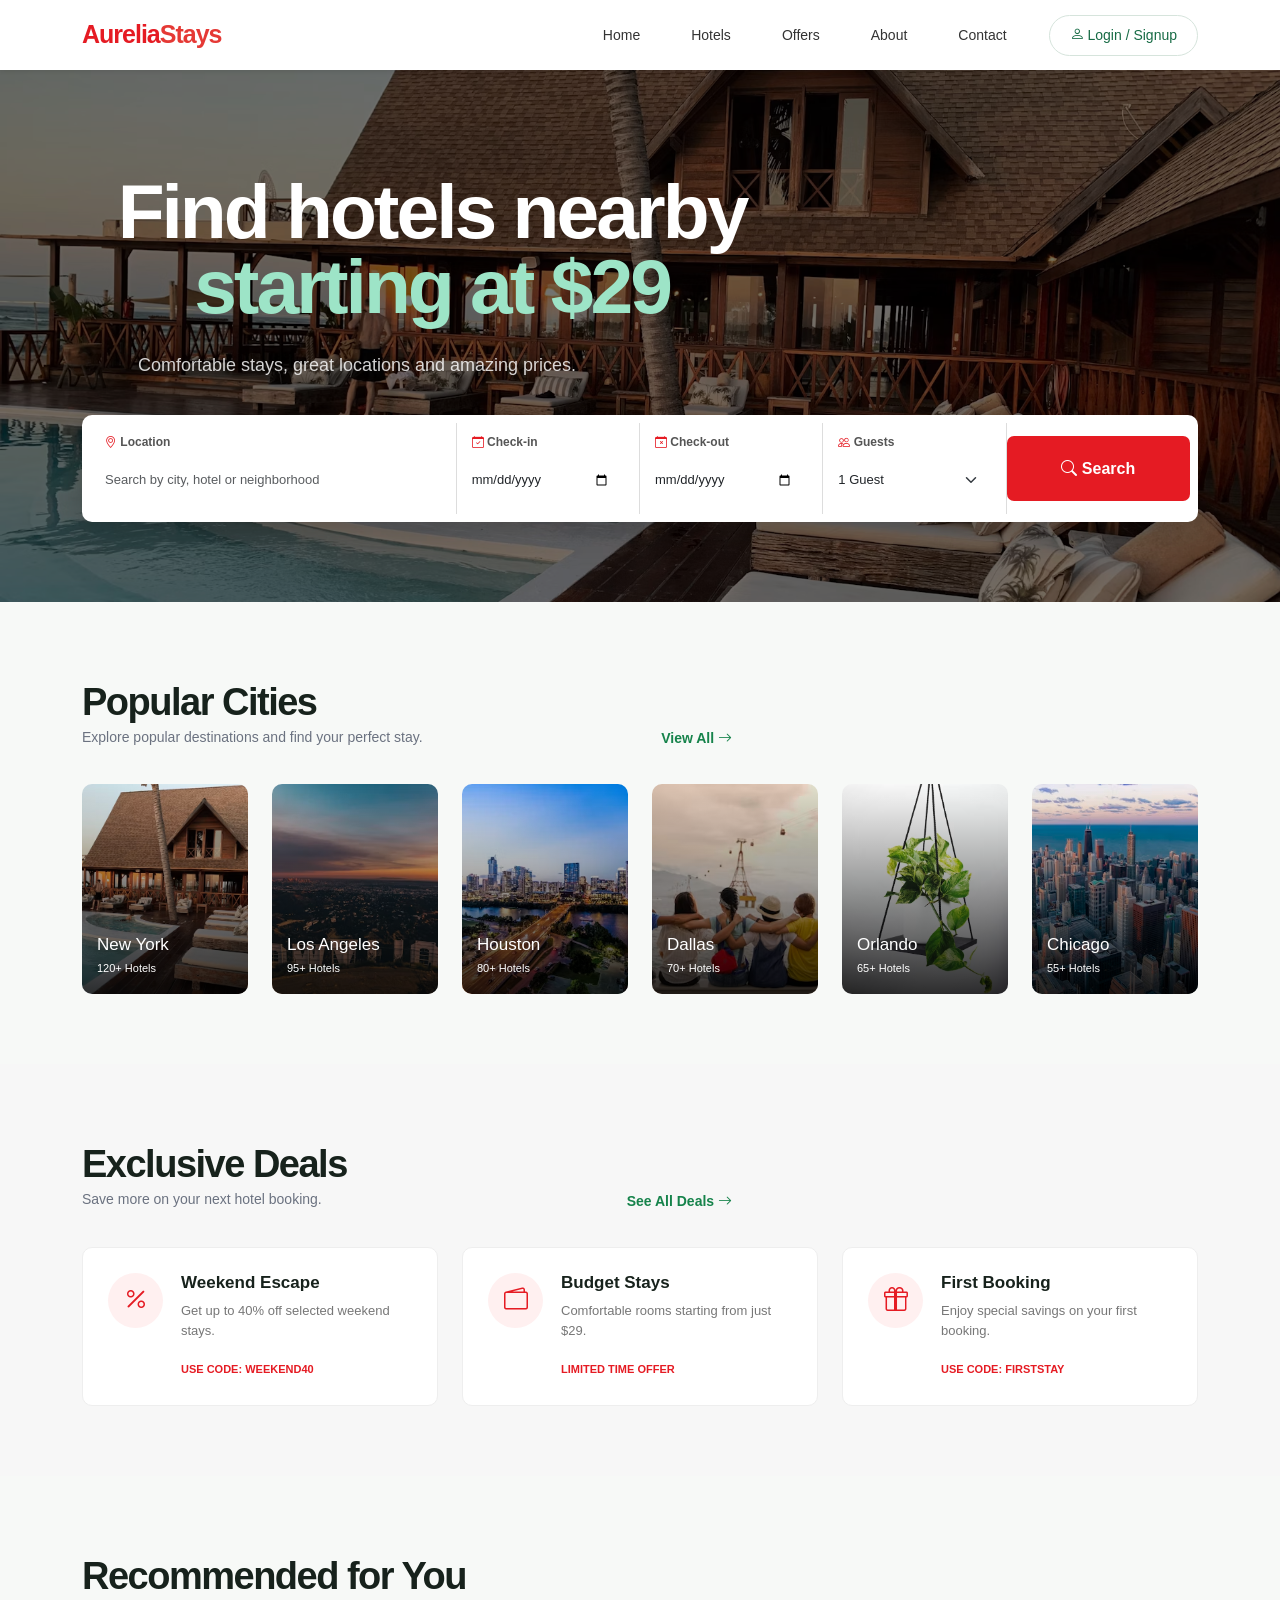
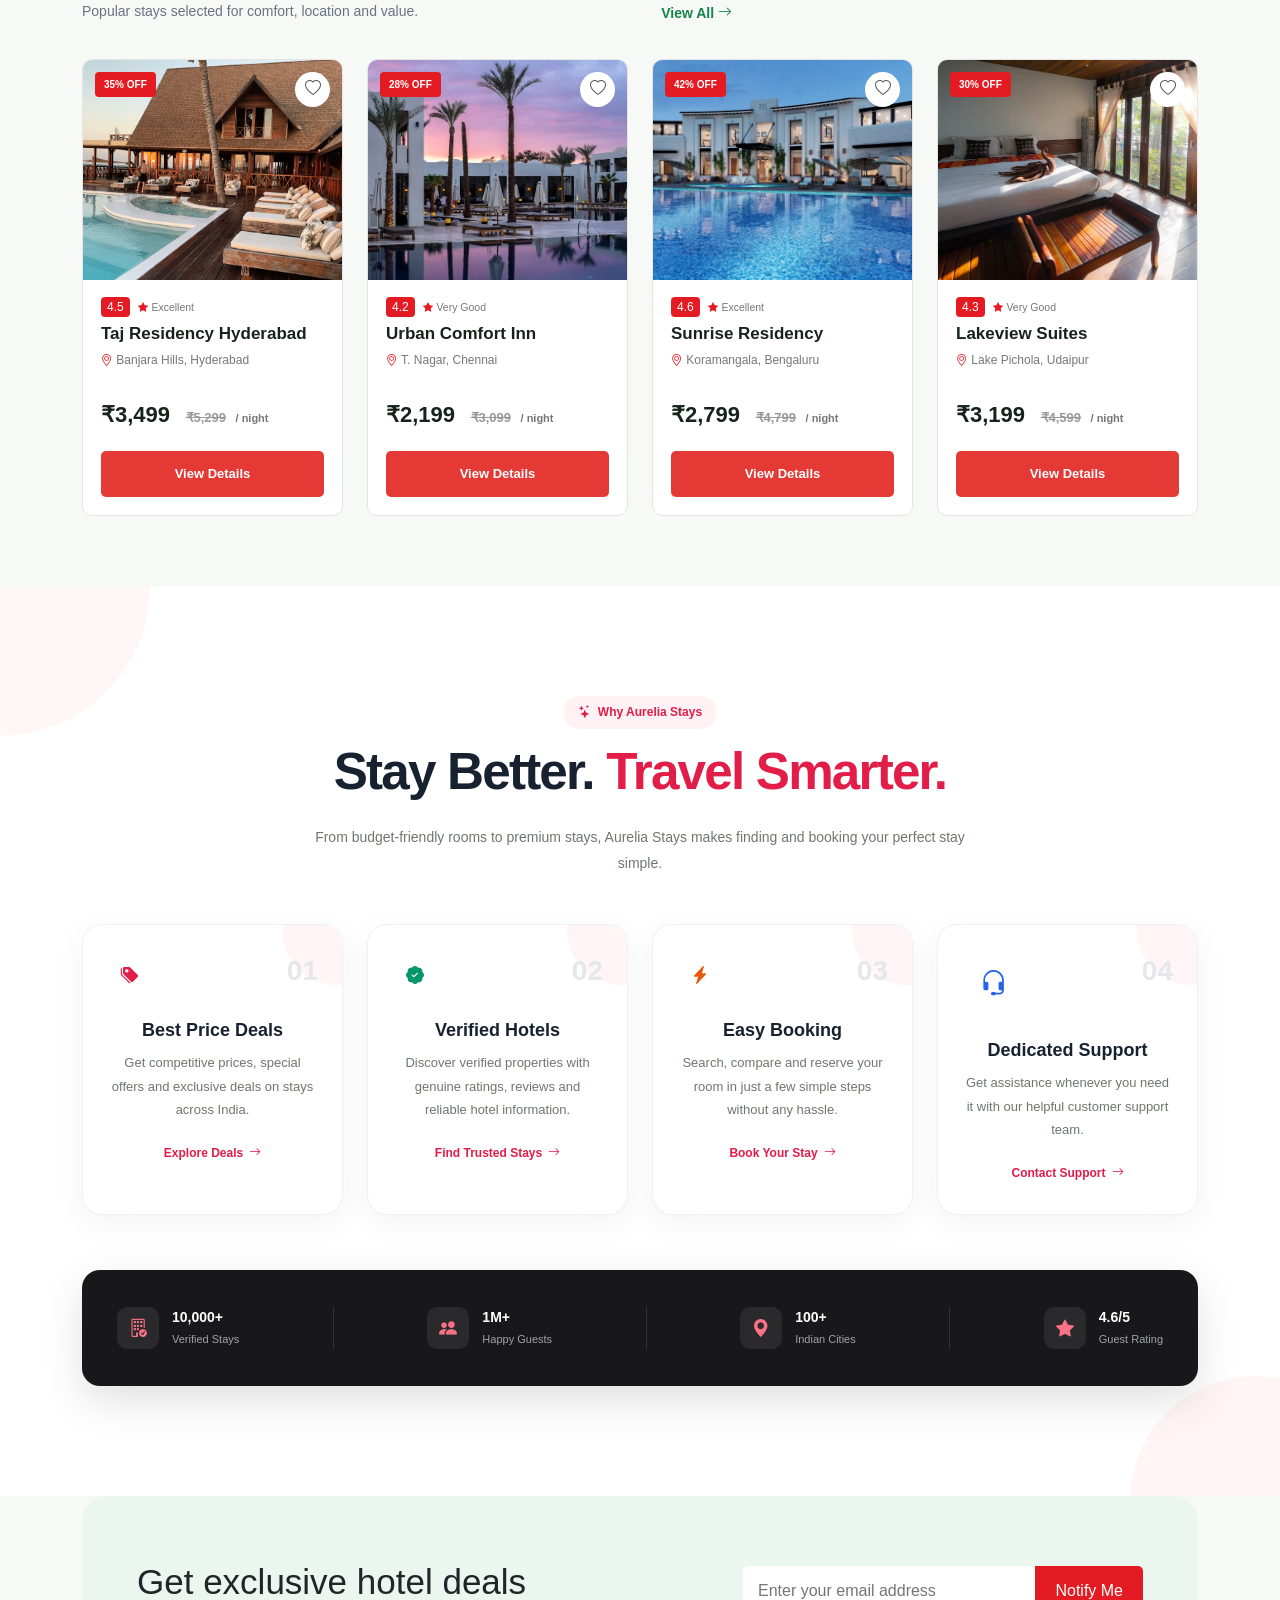
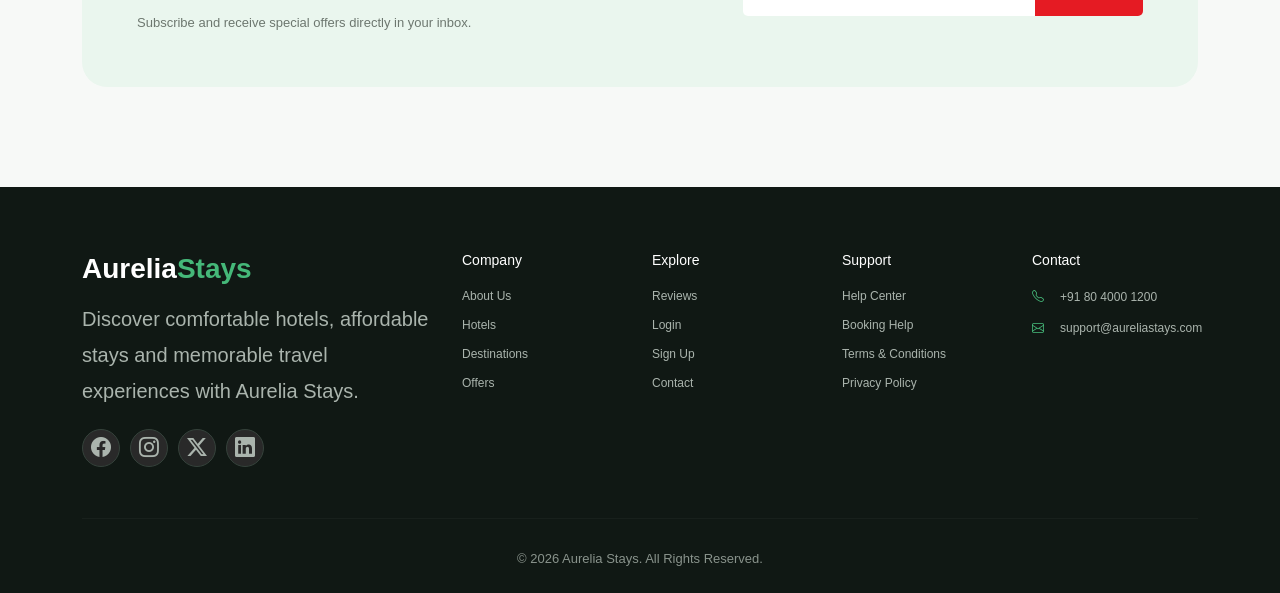
<file: index.html>
<!DOCTYPE html>
<html lang="en">

<head>
    <meta charset="UTF-8">
    <meta name="viewport" content="width=device-width, initial-scale=1.0">

    <title>Aurelia Stays - Find Your Perfect Stay</title>
    <link href="https://cdn.jsdelivr.net/npm/bootstrap@5.3.3/dist/css/bootstrap.min.css" rel="stylesheet">
    <link href="https://cdn.jsdelivr.net/npm/bootstrap-icons@1.11.3/font/bootstrap-icons.css" rel="stylesheet">
    <link href="https://fonts.googleapis.com/css2?family=Poppins:wght@400;500;600;700&display=swap" rel="stylesheet">
    <link rel="stylesheet" href="./style.css">
</head>

<body>

    <nav class="navbar navbar-expand-lg bg-white shadow-sm sticky-top">
        <div class="container">

            <a class="navbar-brand fw-bold logo" href="index.html">
                Aurelia<span>Stays</span>
            </a>

            <button class="navbar-toggler" type="button" data-bs-toggle="collapse" data-bs-target="#mainNavbar">
                <span class="navbar-toggler-icon"></span>
            </button>

            <div class="collapse navbar-collapse" id="mainNavbar">

                <ul class="navbar-nav ms-auto align-items-lg-center">

                    <li class="nav-item">
                        <a class="nav-link" href="index.html">
                            Home
                        </a>
                    </li>

                    <li class="nav-item">
                        <a class="nav-link" href="hotels.html">
                            Hotels
                        </a>
                    </li>

                    <li class="nav-item">
                        <a class="nav-link" href="offers.html">
                            Offers
                        </a>
                    </li>

                    <li class="nav-item">
                        <a class="nav-link" href="about.html">
                            About
                        </a>
                    </li>

                    <li class="nav-item">
                        <a class="nav-link" href="contact.html">
                            Contact
                        </a>
                    </li>

                    <li class="nav-item ms-lg-3">
                        <a href="login.html" class="btn login-btn">
                            <i class="bi bi-person"></i>
                            Login / Signup
                        </a>
                    </li>

                </ul>

            </div>
        </div>
    </nav>

    <section class="hero-section">

        <div class="container">

            <div class="hero-content text-center">

                <h1>
                    Find hotels nearby
                    <span>starting at $29</span>
                </h1>

                <p>
                    Comfortable stays, great locations and amazing prices.
                </p>

            </div>

            <div class="search-box">

                <div class="row g-0 align-items-center">

                    <!-- LOCATION -->
                    <div class="col-lg-4 search-item">

                        <label>
                            <i class="bi bi-geo-alt"></i>
                            Location
                        </label>

                        <input type="text" id="locationInput" class="form-control"
                            placeholder="Search by city, hotel or neighborhood" autocomplete="off">

                    </div>


                    <!-- CHECK IN -->
                    <div class="col-lg-2 search-item">

                        <label>
                            <i class="bi bi-calendar-check"></i>
                            Check-in
                        </label>

                        <input type="date" id="checkIn" class="form-control">

                    </div>
                    <!-- CHECK OUT -->
                    <div class="col-lg-2 search-item">

                        <label>
                            <i class="bi bi-calendar-x"></i>
                            Check-out
                        </label>

                        <input type="date" id="checkOut" class="form-control">

                    </div>
                    <!-- GUESTS -->
                    <div class="col-lg-2 search-item">

                        <label>
                            <i class="bi bi-people"></i>
                            Guests
                        </label>

                        <select id="guests" class="form-select">

                            <option value="1">1 Guest</option>
                            <option value="2">2 Guests</option>
                            <option value="3">3 Guests</option>
                            <option value="4">4 Guests</option>
                            <option value="5">5 Guests</option>

                        </select>

                    </div>
                    <!-- SEARCH -->
                    <div class="col-lg-2">

                        <button type="button" class="search-btn" id="searchHotelsBtn">

                            <i class="bi bi-search"></i>
                            Search

                        </button>

                    </div>

                </div>

            </div>

        </div>

    </section>

    <section class="section-padding">

        <div class="container">

            <div class="section-heading">

                <div>
                    <h2>Popular Cities</h2>

                    <p>
                        Explore popular destinations and find your perfect stay.
                    </p>
                </div>

                <a href="hotels.html" class="view-all">
                    View All
                    <i class="bi bi-arrow-right"></i>
                </a>

            </div>


            <div class="row g-4">
                <div class="col-6 col-md-4 col-lg-2">

                    <div class="city-card" onclick="selectCity('New York')">

                        <img src="./images/city1.avif"
                            alt="New York">

                        <div class="city-overlay">
                            <h5>New York</h5>
                            <span>120+ Hotels</span>
                        </div>

                    </div>

                </div>


                <div class="col-6 col-md-4 col-lg-2">

                    <div class="city-card" onclick="selectCity('Los Angeles')">

                        <img src="./images/city2.avif"
                            alt="Los Angeles">

                        <div class="city-overlay">
                            <h5>Los Angeles</h5>
                            <span>95+ Hotels</span>
                        </div>

                    </div>

                </div>


                <div class="col-6 col-md-4 col-lg-2">

                    <div class="city-card" onclick="selectCity('Houston')">

                        <img src="./images/city3.avif"
                            alt="Houston">

                        <div class="city-overlay">
                            <h5>Houston</h5>
                            <span>80+ Hotels</span>
                        </div>

                    </div>

                </div>


                <div class="col-6 col-md-4 col-lg-2">

                    <div class="city-card" onclick="selectCity('Dallas')">

                        <img src="./images/city4.avif"
                            alt="Dallas">

                        <div class="city-overlay">
                            <h5>Dallas</h5>
                            <span>70+ Hotels</span>
                        </div>

                    </div>

                </div>


                <div class="col-6 col-md-4 col-lg-2">

                    <div class="city-card" onclick="selectCity('Orlando')">

                        <img src="./images/city5.avif"
                            alt="Orlando">

                        <div class="city-overlay">
                            <h5>Orlando</h5>
                            <span>65+ Hotels</span>
                        </div>

                    </div>

                </div>


                <div class="col-6 col-md-4 col-lg-2">

                    <div class="city-card" onclick="selectCity('Chicago')">

                        <img src="./images/city6.avif"
                            alt="Chicago">

                        <div class="city-overlay">
                            <h5>Chicago</h5>
                            <span>55+ Hotels</span>
                        </div>

                    </div>

                </div>

            </div>

        </div>

    </section>

    <section class="deals-section">

        <div class="container">

            <div class="section-heading">

                <div>
                    <h2>Exclusive Deals</h2>

                    <p>
                        Save more on your next hotel booking.
                    </p>
                </div>

                <a href="offers.html" class="view-all">
                    See All Deals
                    <i class="bi bi-arrow-right"></i>
                </a>

            </div>


            <div class="row g-4">

                <div class="col-md-4">

                    <div class="deal-card">

                        <div class="deal-icon">
                            <i class="bi bi-percent"></i>
                        </div>

                        <div>
                            <h4>Weekend Escape</h4>

                            <p>
                                Get up to 40% off selected weekend stays.
                            </p>

                            <strong>
                                USE CODE: WEEKEND40
                            </strong>
                        </div>

                    </div>

                </div>


                <div class="col-md-4">

                    <div class="deal-card">

                        <div class="deal-icon">
                            <i class="bi bi-wallet2"></i>
                        </div>

                        <div>
                            <h4>Budget Stays</h4>

                            <p>
                                Comfortable rooms starting from just $29.
                            </p>

                            <strong>
                                LIMITED TIME OFFER
                            </strong>
                        </div>

                    </div>

                </div>


                <div class="col-md-4">

                    <div class="deal-card">

                        <div class="deal-icon">
                            <i class="bi bi-gift"></i>
                        </div>

                        <div>
                            <h4>First Booking</h4>

                            <p>
                                Enjoy special savings on your first booking.
                            </p>

                            <strong>
                                USE CODE: FIRSTSTAY
                            </strong>
                        </div>

                    </div>

                </div>

            </div>

        </div>

    </section>

    <section class="section-padding">

        <div class="container">

            <div class="section-heading">

                <div>
                    <h2>Recommended for You</h2>

                    <p>
                        Popular stays selected for comfort, location and value.
                    </p>
                </div>

                <a href="hotels.html" class="view-all">
                    View All
                    <i class="bi bi-arrow-right"></i>
                </a>

            </div>


            <div class="row g-4">

                <!-- HOTEL 1 -->

                <div class="col-md-6 col-lg-3">

                    <div class="hotel-card">

                        <div class="hotel-image">

                            <img src="./images/home-b1.avif"
                                alt="Taj Residency Hyderabad">

                            <span class="discount">
                                35% OFF
                            </span>

                            <button class="heart-btn">
                                <i class="bi bi-heart"></i>
                            </button>

                        </div>


                        <div class="hotel-content">

                            <div class="rating">
                                <span>4.5</span>
                                <i class="bi bi-star-fill"></i>
                                <small>Excellent</small>
                            </div>

                            <h4>Taj Residency Hyderabad</h4>

                            <p>
                                <i class="bi bi-geo-alt"></i>
                                Banjara Hills, Hyderabad
                            </p>

                            <div class="price">

                                <strong>₹3,499</strong>

                                <del>₹5,299</del>

                                <span> / night</span>

                            </div>

                            <a href="hotel-details.html" class="btn book-btn w-100">
                                View Details
                            </a>

                        </div>

                    </div>

                </div>


                <!-- HOTEL 2 -->

                <div class="col-md-6 col-lg-3">

                    <div class="hotel-card">

                        <div class="hotel-image">

                            <img src="./images/hotel2.avif"
                                alt="Urban Comfort Inn">

                            <span class="discount">
                                28% OFF
                            </span>

                            <button class="heart-btn">
                                <i class="bi bi-heart"></i>
                            </button>

                        </div>


                        <div class="hotel-content">

                            <div class="rating">
                                <span>4.2</span>
                                <i class="bi bi-star-fill"></i>
                                <small>Very Good</small>
                            </div>

                            <h4>Urban Comfort Inn</h4>

                            <p>
                                <i class="bi bi-geo-alt"></i>
                                T. Nagar, Chennai
                            </p>

                            <div class="price">

                                <strong>₹2,199</strong>

                                <del>₹3,099</del>

                                <span> / night</span>

                            </div>

                            <a href="hotel-details.html" class="btn book-btn w-100">
                                View Details
                            </a>

                        </div>

                    </div>

                </div>


                <!-- HOTEL 3 -->

                <div class="col-md-6 col-lg-3">

                    <div class="hotel-card">

                        <div class="hotel-image">

                            <img src="./images/hotel3.avif"
                                alt="Sunrise Residency Bengaluru">

                            <span class="discount">
                                42% OFF
                            </span>

                            <button class="heart-btn">
                                <i class="bi bi-heart"></i>
                            </button>

                        </div>


                        <div class="hotel-content">

                            <div class="rating">
                                <span>4.6</span>
                                <i class="bi bi-star-fill"></i>
                                <small>Excellent</small>
                            </div>

                            <h4>Sunrise Residency</h4>

                            <p>
                                <i class="bi bi-geo-alt"></i>
                                Koramangala, Bengaluru
                            </p>

                            <div class="price">

                                <strong>₹2,799</strong>

                                <del>₹4,799</del>

                                <span> / night</span>

                            </div>

                            <a href="hotel-details.html" class="btn book-btn w-100">
                                View Details
                            </a>

                        </div>

                    </div>

                </div>


                <!-- HOTEL 4 -->

                <div class="col-md-6 col-lg-3">

                    <div class="hotel-card">

                        <div class="hotel-image">

                            <img src="./images/hotel4.avif"
                                alt="Lakeview Suites Udaipur">

                            <span class="discount">
                                30% OFF
                            </span>

                            <button class="heart-btn">
                                <i class="bi bi-heart"></i>
                            </button>

                        </div>


                        <div class="hotel-content">

                            <div class="rating">
                                <span>4.3</span>
                                <i class="bi bi-star-fill"></i>
                                <small>Very Good</small>
                            </div>

                            <h4>Lakeview Suites</h4>

                            <p>
                                <i class="bi bi-geo-alt"></i>
                                Lake Pichola, Udaipur
                            </p>

                            <div class="price">

                                <strong>₹3,199</strong>

                                <del>₹4,599</del>

                                <span> / night</span>

                            </div>

                            <a href="hotel-details.html" class="btn book-btn w-100">
                                View Details
                            </a>

                        </div>

                    </div>

                </div>

            </div>

        </div>

    </section>

    <section class="why-section">

        <div class="container">

            <!-- SECTION HEADER -->

            <div class="why-heading text-center">

                <span class="why-tag">
                    <i class="bi bi-stars"></i>
                    Why Aurelia Stays
                </span>

                <h2>
                    Stay Better. <span>Travel Smarter.</span>
                </h2>

                <p>
                    From budget-friendly rooms to premium stays, Aurelia Stays
                    makes finding and booking your perfect stay simple.
                </p>

            </div>


            <!-- FEATURES -->

            <div class="row g-4 mt-4">


                <!-- FEATURE 1 -->

                <div class="col-lg-3 col-md-6">

                    <div class="feature-box">

                        <div class="feature-icon price-icon">
                            <i class="bi bi-tags-fill"></i>
                        </div>

                        <div class="feature-number">
                            01
                        </div>

                        <h4>
                            Best Price Deals
                        </h4>

                        <p>
                            Get competitive prices, special offers and
                            exclusive deals on stays across India.
                        </p>

                        <a href="hotels.html" class="feature-link">
                            Explore Deals
                            <i class="bi bi-arrow-right"></i>
                        </a>

                    </div>

                </div>


                <!-- FEATURE 2 -->

                <div class="col-lg-3 col-md-6">

                    <div class="feature-box">

                        <div class="feature-icon verified-icon">
                            <i class="bi bi-patch-check-fill"></i>
                        </div>

                        <div class="feature-number">
                            02
                        </div>

                        <h4>
                            Verified Hotels
                        </h4>

                        <p>
                            Discover verified properties with genuine
                            ratings, reviews and reliable hotel information.
                        </p>

                        <a href="hotels.html" class="feature-link">
                            Find Trusted Stays
                            <i class="bi bi-arrow-right"></i>
                        </a>

                    </div>

                </div>


                <!-- FEATURE 3 -->

                <div class="col-lg-3 col-md-6">

                    <div class="feature-box">

                        <div class="feature-icon booking-icon">
                            <i class="bi bi-lightning-charge-fill"></i>
                        </div>

                        <div class="feature-number">
                            03
                        </div>

                        <h4>
                            Easy Booking
                        </h4>

                        <p>
                            Search, compare and reserve your room in
                            just a few simple steps without any hassle.
                        </p>

                        <a href="hotels.html" class="feature-link">
                            Book Your Stay
                            <i class="bi bi-arrow-right"></i>
                        </a>

                    </div>

                </div>


                <!-- FEATURE 4 -->

                <div class="col-lg-3 col-md-6">

                    <div class="feature-box">

                        <div class="feature-icon support-icon">
                            <i class="bi bi-headset"></i>
                        </div>

                        <div class="feature-number">
                            04
                        </div>

                        <h4>
                            Dedicated Support
                        </h4>

                        <p>
                            Get assistance whenever you need it with
                            our helpful customer support team.
                        </p>

                        <a href="contact.html" class="feature-link">
                            Contact Support
                            <i class="bi bi-arrow-right"></i>
                        </a>

                    </div>

                </div>

            </div>


            <!-- TRUST STRIP -->

            <div class="trust-strip">

                <div class="trust-item">

                    <i class="bi bi-building-check"></i>

                    <div>
                        <strong>10,000+</strong>
                        <span>Verified Stays</span>
                    </div>

                </div>


                <div class="trust-divider"></div>


                <div class="trust-item">

                    <i class="bi bi-people-fill"></i>

                    <div>
                        <strong>1M+</strong>
                        <span>Happy Guests</span>
                    </div>

                </div>


                <div class="trust-divider"></div>


                <div class="trust-item">

                    <i class="bi bi-geo-alt-fill"></i>

                    <div>
                        <strong>100+</strong>
                        <span>Indian Cities</span>
                    </div>

                </div>


                <div class="trust-divider"></div>


                <div class="trust-item">

                    <i class="bi bi-star-fill"></i>

                    <div>
                        <strong>4.6/5</strong>
                        <span>Guest Rating</span>
                    </div>

                </div>

            </div>

        </div>

    </section>

    <section class="newsletter-section mb-0">

        <div class="container">

            <div class="newsletter-box">

                <div>

                    <h2 class="text-dark">Get exclusive hotel deals</h2>

                    <p>
                        Subscribe and receive special offers directly in your inbox.
                    </p>

                </div>


                <form class="newsletter-form" onsubmit="subscribeNewsletter(event)">

                    <input type="email" id="email" placeholder="Enter your email address" required>

                    <button type="submit">
                        Notify Me
                    </button>

                </form>

            </div>

        </div>

    </section>

    <footer class="footer mt-0">

        <div class="container">

            <div class="row g-4">

                <!-- BRAND -->
                <div class="col-lg-4 col-md-6">

                    <h3 class="footer-logo">
                        Aurelia<span>Stays</span>
                    </h3>

                    <p class="fs-5">
                        Discover comfortable hotels, affordable stays and
                        memorable travel experiences with Aurelia Stays.
                    </p>

                    <div class="social-icons">

                        <a href="#" aria-label="Facebook">
                            <i class="bi bi-facebook fs-5"></i>
                        </a>

                        <a href="#" aria-label="Instagram">
                            <i class="bi bi-instagram fs-5"></i>
                        </a>

                        <a href="#" aria-label="Twitter">
                            <i class="bi bi-twitter-x fs-5"></i>
                        </a>

                        <a href="#" aria-label="LinkedIn">
                            <i class="bi bi-linkedin fs-5"></i>
                        </a>

                    </div>

                </div>


                <!-- COMPANY -->
                <div class="col-lg-2 col-md-6">

                    <h5>Company</h5>

                    <a href="about.html">About Us</a>

                    <a href="hotels.html">Hotels</a>

                    <a href="destinations.html">Destinations</a>

                    <a href="offers.html">Offers</a>

                </div>


                <!-- EXPLORE -->
                <div class="col-lg-2 col-md-6">

                    <h5>Explore</h5>

                    <a href="reviews.html">Reviews</a>

                    <a href="login.html">Login</a>

                    <a href="signup.html">Sign Up</a>

                    <a href="contact.html">Contact</a>

                </div>


                <!-- SUPPORT -->
                <div class="col-lg-2 col-md-6">

                    <h5>Support</h5>

                    <a href="contact.html">Help Center</a>

                    <a href="booking.html">Booking Help</a>

                    <a href="terms.html">Terms & Conditions</a>

                    <a href="privacy.html">Privacy Policy</a>

                </div>


                <!-- CONTACT -->
                <div class="col-lg-2 col-md-6">

                    <h5>Contact</h5>

                    <p class="footer-contact">

                        <i class="bi bi-telephone"></i>

                        +91 80 4000 1200

                    </p>

                    <p class="footer-contact">

                        <i class="bi bi-envelope"></i>

                        support@aureliastays.com

                    </p>

                </div>

            </div>


            <hr>


            <div class="copyright text-center">

                © 2026 Aurelia Stays. All Rights Reserved.

            </div>

        </div>

    </footer>
    <script src="https://cdn.jsdelivr.net/npm/bootstrap@5.3.3/dist/js/bootstrap.bundle.min.js">
    </script>
    <script src="./script.js"></script>
    <script>
        document.addEventListener("DOMContentLoaded", function () {

            const locationInput = document.getElementById("locationInput");
            const checkIn = document.getElementById("checkIn");
            const checkOut = document.getElementById("checkOut");
            const guests = document.getElementById("guests");
            const searchButton = document.getElementById("searchHotelsBtn");

            if (!locationInput || !searchButton) {
                return;
            }

            searchButton.addEventListener("click", function () {

                const location = locationInput.value.trim();
                const checkInDate = checkIn.value;
                const checkOutDate = checkOut.value;
                const guestCount = guests.value;

                if (location === "") {
                    alert("Please enter a city, hotel or neighborhood.");
                    locationInput.focus();
                    return;
                }

                if (checkInDate === "") {
                    alert("Please select your check-in date.");
                    checkIn.focus();
                    return;
                }

                if (checkOutDate === "") {
                    alert("Please select your check-out date.");
                    checkOut.focus();
                    return;
                }

                if (checkOutDate <= checkInDate) {
                    alert("Check-out date must be after check-in date.");
                    checkOut.focus();
                    return;
                }

                const params = new URLSearchParams({
                    location: location,
                    checkIn: checkInDate,
                    checkOut: checkOutDate,
                    guests: guestCount
                });

                window.location.href =
                    "hotels.html?" + params.toString();

            });

        });
    </script>
</body>

</html>
</file>
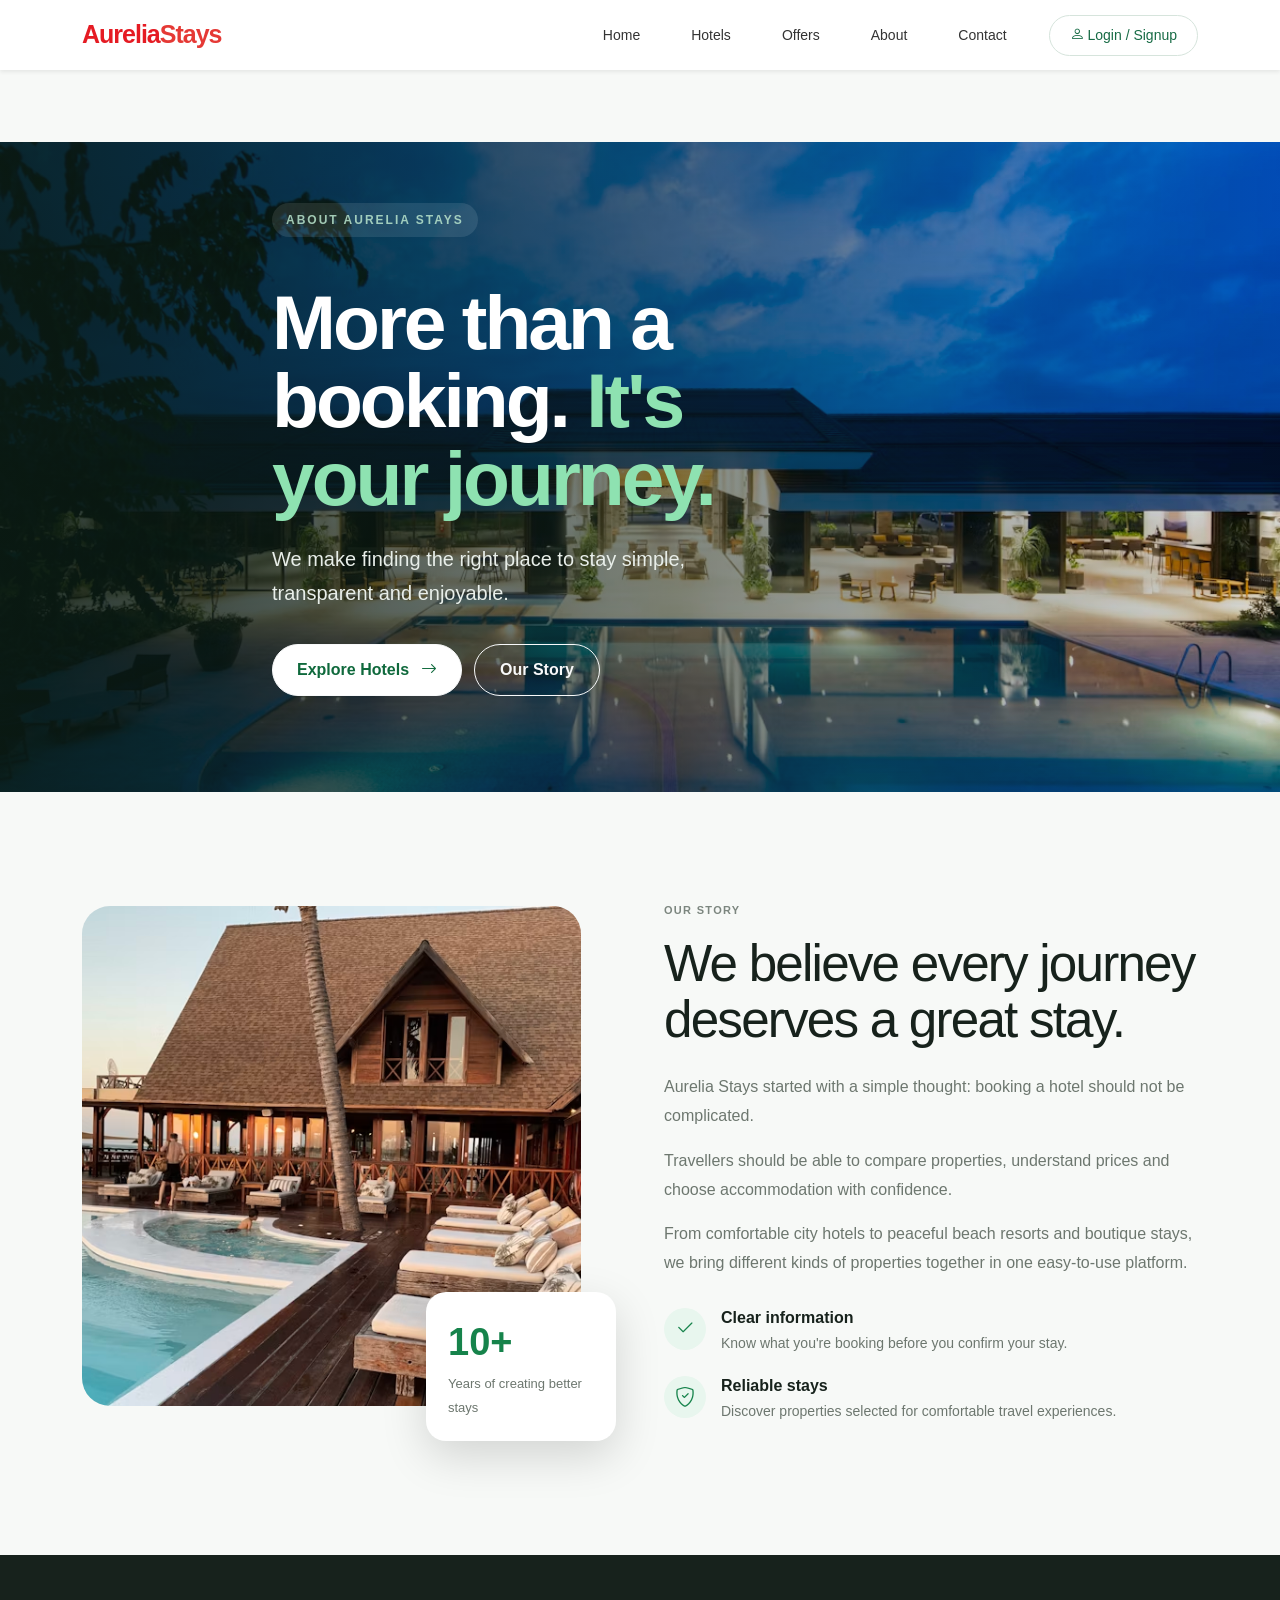
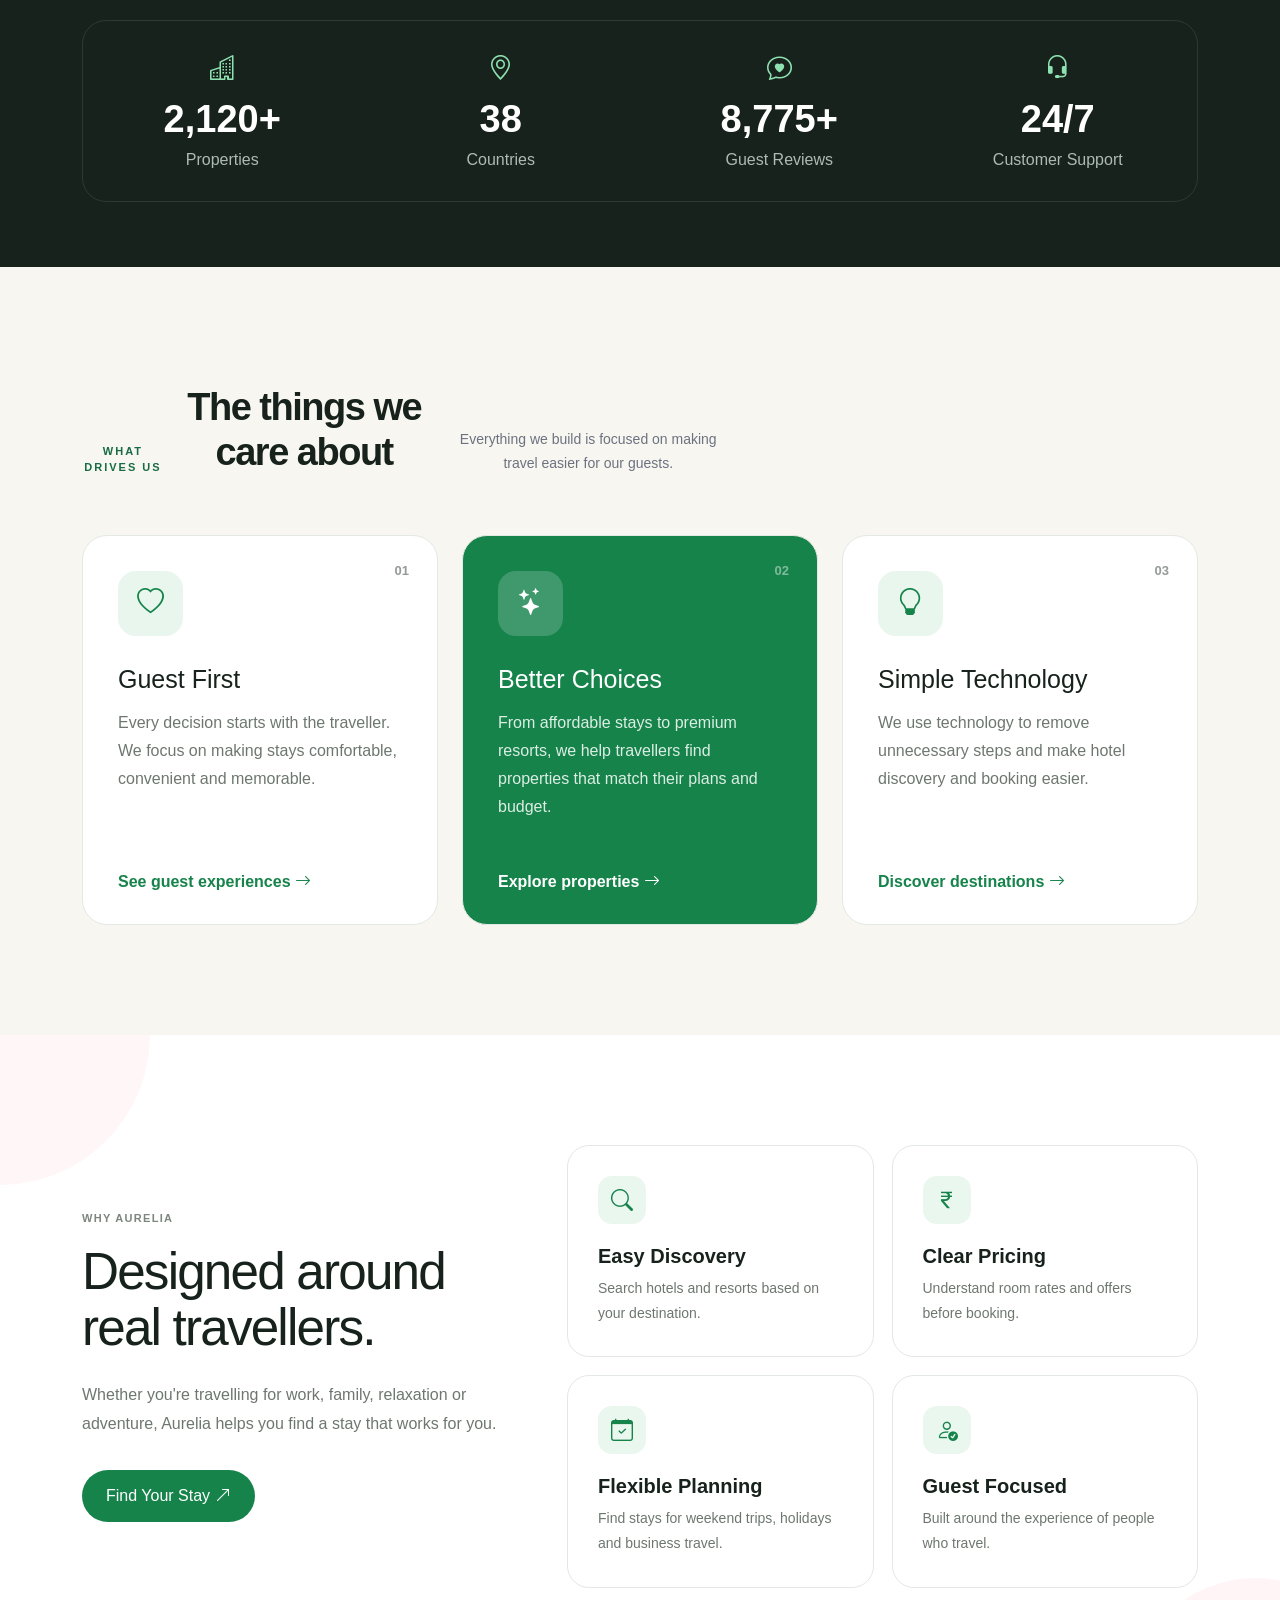
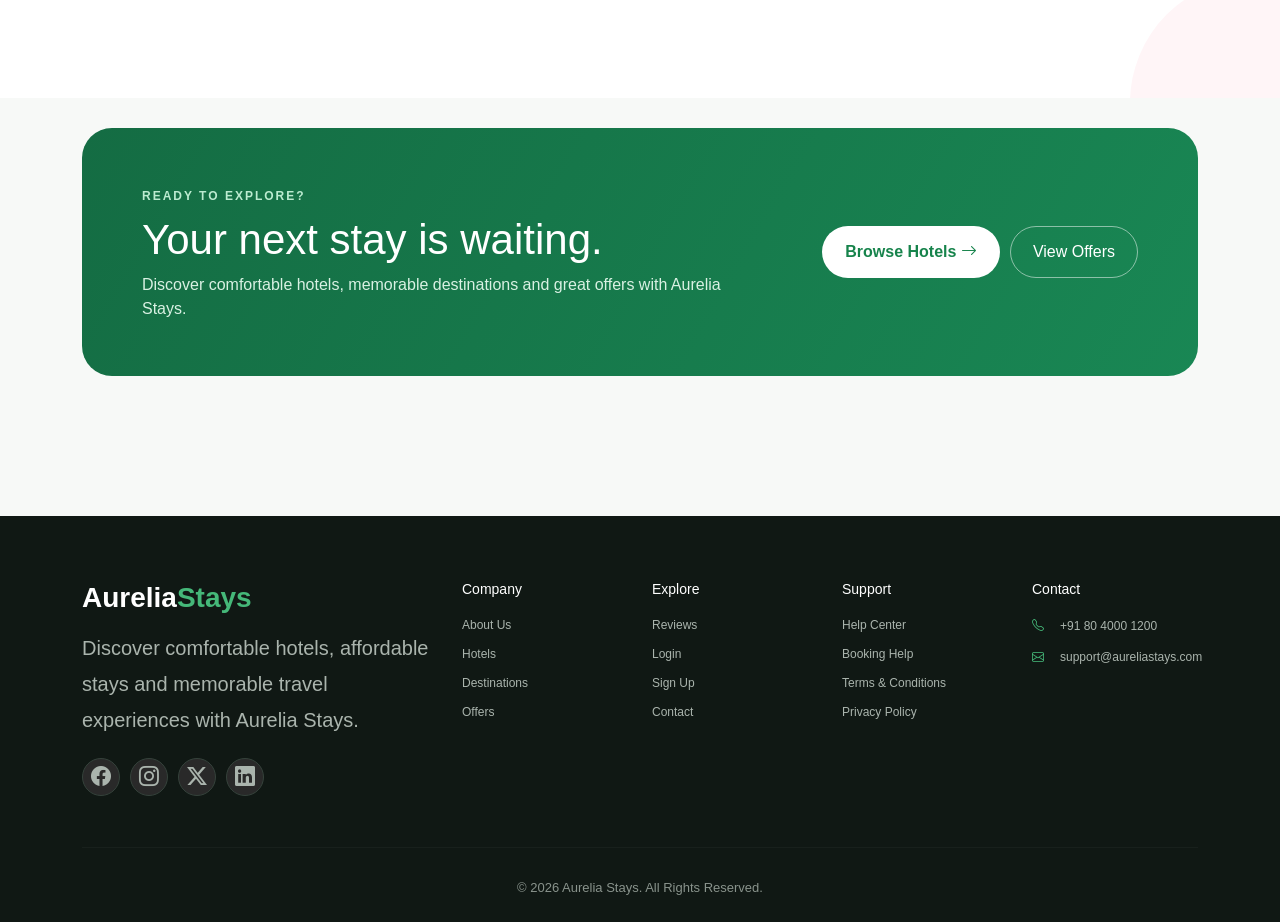
<file: about.html>
<!DOCTYPE html>
<html lang="en">

<head>

    <meta charset="UTF-8">

    <meta name="viewport" content="width=device-width, initial-scale=1.0">

    <title>About Us | Aurelia Stays</title>

    <!-- Bootstrap -->
    <link
        href="https://cdn.jsdelivr.net/npm/bootstrap@5.3.3/dist/css/bootstrap.min.css"
        rel="stylesheet">

    <!-- Bootstrap Icons -->
    <link
        rel="stylesheet"
        href="https://cdn.jsdelivr.net/npm/bootstrap-icons@1.11.3/font/bootstrap-icons.min.css">

    <!-- About CSS -->
    <link rel="stylesheet" href="./style.css">

</head>

<body>


    <nav class="navbar navbar-expand-lg bg-white shadow-sm sticky-top">
        <div class="container">

            <a class="navbar-brand fw-bold logo" href="index.html">
                Aurelia<span>Stays</span>
            </a>

            <button class="navbar-toggler" type="button" data-bs-toggle="collapse" data-bs-target="#mainNavbar">
                <span class="navbar-toggler-icon"></span>
            </button>

            <div class="collapse navbar-collapse" id="mainNavbar">

                <ul class="navbar-nav ms-auto align-items-lg-center">

                    <li class="nav-item">
                        <a class="nav-link" href="index.html">
                            Home
                        </a>
                    </li>

                    <li class="nav-item">
                        <a class="nav-link" href="hotels.html">
                            Hotels
                        </a>
                    </li>

                    <li class="nav-item">
                        <a class="nav-link" href="offers.html">
                            Offers
                        </a>
                    </li>

                    <li class="nav-item">
                        <a class="nav-link" href="about.html">
                            About
                        </a>
                    </li>

                    <li class="nav-item">
                        <a class="nav-link" href="contact.html">
                            Contact
                        </a>
                    </li>

                    <li class="nav-item ms-lg-3">
                        <a href="login.html" class="btn login-btn">
                            <i class="bi bi-person"></i>
                            Login / Signup
                        </a>
                    </li>

                </ul>

            </div>
        </div>
    </nav>


<section class="about-hero">

    <div class="hero-overlay"></div>

    <div class="container hero-content">

        <div class="row">

            <div class="col-lg-8">

                <span class="hero-label">
                    ABOUT AURELIA STAYS
                </span>

                <h1>
                    More than a booking.
                    <span>It's your journey.</span>
                </h1>

                <p>
                    We make finding the right place to stay
                    simple, transparent and enjoyable.
                </p>

                <div class="hero-buttons">

                    <a href="hotels.html"
                       class="btn btn-light hero-btn">
                        Explore Hotels
                        <i class="bi bi-arrow-right"></i>
                    </a>

                    <a href="#our-story"
                       class="btn btn-outline-light hero-outline-btn">
                        Our Story
                    </a>

                </div>

            </div>

        </div>

    </div>

</section>

<section class="story-section" id="our-story">

    <div class="container">

        <div class="row align-items-center g-5">

            <div class="col-lg-6">

                <div class="story-image-wrapper">

                    <img
                        src="./images/city1.avif"
                        alt="Luxury hotel">

                    <div class="experience-card">

                        <strong>
                            10+
                        </strong>

                        <span>
                            Years of creating
                            better stays
                        </span>

                    </div>

                </div>

            </div>


            <div class="col-lg-6">

                <div class="section-label">
                    OUR STORY
                </div>

                <h2>
                    We believe every journey
                    deserves a great stay.
                </h2>

                <p>
                    Aurelia Stays started with a simple thought:
                    booking a hotel should not be complicated.
                </p>

                <p>
                    Travellers should be able to compare
                    properties, understand prices and choose
                    accommodation with confidence.
                </p>

                <p>
                    From comfortable city hotels to peaceful
                    beach resorts and boutique stays, we bring
                    different kinds of properties together in
                    one easy-to-use platform.
                </p>


                <div class="story-points">

                    <div class="story-point">

                        <div class="point-icon">
                            <i class="bi bi-check2"></i>
                        </div>

                        <div>
                            <h6>
                                Clear information
                            </h6>

                            <p>
                                Know what you're booking before
                                you confirm your stay.
                            </p>
                        </div>

                    </div>


                    <div class="story-point">

                        <div class="point-icon">
                            <i class="bi bi-shield-check"></i>
                        </div>

                        <div>
                            <h6>
                                Reliable stays
                            </h6>

                            <p>
                                Discover properties selected
                                for comfortable travel experiences.
                            </p>
                        </div>

                    </div>

                </div>

            </div>

        </div>

    </div>

</section>



<!-- =========================================================
     STATS
========================================================= -->

<section class="stats-section">

    <div class="container">

        <div class="row g-0 stats-row">

            <div class="col-md-3">

                <div class="stat-item">

                    <i class="bi bi-buildings"></i>

                    <h3
                        class="counter"
                        data-target="4200">
                        0
                    </h3>

                    <p>
                        Properties
                    </p>

                </div>

            </div>


            <div class="col-md-3">

                <div class="stat-item">

                    <i class="bi bi-geo-alt"></i>

                    <h3
                        class="counter"
                        data-target="38">
                        0
                    </h3>

                    <p>
                        Countries
                    </p>

                </div>

            </div>


            <div class="col-md-3">

                <div class="stat-item">

                    <i class="bi bi-chat-heart"></i>

                    <h3
                        class="counter"
                        data-target="18000">
                        0
                    </h3>

                    <p>
                        Guest Reviews
                    </p>

                </div>

            </div>


            <div class="col-md-3">

                <div class="stat-item">

                    <i class="bi bi-headset"></i>

                    <h3>
                        24/7
                    </h3>

                    <p>
                        Customer Support
                    </p>

                </div>

            </div>

        </div>

    </div>

</section>



<!-- =========================================================
     VALUES
========================================================= -->

<section class="values-section">

    <div class="container">

        <div class="section-heading text-center">

            <span>
                WHAT DRIVES US
            </span>

            <h2>
                The things we care about
            </h2>

            <p>
                Everything we build is focused on making
                travel easier for our guests.
            </p>

        </div>


        <div class="row g-4 mt-4">


            <!-- VALUE 1 -->

            <div class="col-lg-4">

                <div class="value-card">

                    <div class="value-number">
                        01
                    </div>

                    <div class="value-icon">
                        <i class="bi bi-heart"></i>
                    </div>

                    <h4>
                        Guest First
                    </h4>

                    <p>
                        Every decision starts with the traveller.
                        We focus on making stays comfortable,
                        convenient and memorable.
                    </p>

                    <a href="reviews.html">
                        See guest experiences
                        <i class="bi bi-arrow-right"></i>
                    </a>

                </div>

            </div>


            <!-- VALUE 2 -->

            <div class="col-lg-4">

                <div class="value-card featured-value">

                    <div class="value-number">
                        02
                    </div>

                    <div class="value-icon">
                        <i class="bi bi-stars"></i>
                    </div>

                    <h4>
                        Better Choices
                    </h4>

                    <p>
                        From affordable stays to premium resorts,
                        we help travellers find properties that
                        match their plans and budget.
                    </p>

                    <a href="hotels.html">
                        Explore properties
                        <i class="bi bi-arrow-right"></i>
                    </a>

                </div>

            </div>


            <!-- VALUE 3 -->

            <div class="col-lg-4">

                <div class="value-card">

                    <div class="value-number">
                        03
                    </div>

                    <div class="value-icon">
                        <i class="bi bi-lightbulb"></i>
                    </div>

                    <h4>
                        Simple Technology
                    </h4>

                    <p>
                        We use technology to remove unnecessary
                        steps and make hotel discovery and booking
                        easier.
                    </p>

                    <a href="destinations.html">
                        Discover destinations
                        <i class="bi bi-arrow-right"></i>
                    </a>

                </div>

            </div>

        </div>

    </div>

</section>



<!-- =========================================================
     WHY AURELIA
========================================================= -->

<section class="why-section">

    <div class="container">

        <div class="row align-items-center g-5">

            <div class="col-lg-5">

                <div class="section-label">
                    WHY AURELIA
                </div>

                <h2>
                    Designed around
                    real travellers.
                </h2>

                <p>
                    Whether you're travelling for work,
                    family, relaxation or adventure,
                    Aurelia helps you find a stay that
                    works for you.
                </p>

                <a href="hotels.html"
                   class="btn explore-btn">
                    Find Your Stay
                    <i class="bi bi-arrow-up-right"></i>
                </a>

            </div>


            <div class="col-lg-7">

                <div class="why-grid">

                    <div class="why-box">

                        <i class="bi bi-search"></i>

                        <h5>
                            Easy Discovery
                        </h5>

                        <p>
                            Search hotels and resorts
                            based on your destination.
                        </p>

                    </div>


                    <div class="why-box">

                        <i class="bi bi-currency-rupee"></i>

                        <h5>
                            Clear Pricing
                        </h5>

                        <p>
                            Understand room rates and
                            offers before booking.
                        </p>

                    </div>


                    <div class="why-box">

                        <i class="bi bi-calendar-check"></i>

                        <h5>
                            Flexible Planning
                        </h5>

                        <p>
                            Find stays for weekend trips,
                            holidays and business travel.
                        </p>

                    </div>


                    <div class="why-box">

                        <i class="bi bi-person-check"></i>

                        <h5>
                            Guest Focused
                        </h5>

                        <p>
                            Built around the experience
                            of people who travel.
                        </p>

                    </div>

                </div>

            </div>

        </div>

    </div>

</section>



<!-- =========================================================
     CTA
========================================================= -->

<section class="about-cta">

    <div class="container">

        <div class="cta-inner">

            <div>

                <span>
                    READY TO EXPLORE?
                </span>

                <h2>
                    Your next stay is waiting.
                </h2>

                <p>
                    Discover comfortable hotels,
                    memorable destinations and
                    great offers with Aurelia Stays.
                </p>

            </div>


            <div class="cta-actions">

                <a href="hotels.html"
                   class="btn cta-primary">
                    Browse Hotels
                    <i class="bi bi-arrow-right"></i>
                </a>

                <a href="offers.html"
                   class="btn cta-secondary">
                    View Offers
                </a>

            </div>

        </div>

    </div>

</section>



<!-- =========================================================
     FOOTER
========================================================= -->

    <footer class="footer">

        <div class="container">

            <div class="row g-4">

                <!-- BRAND -->
                <div class="col-lg-4 col-md-6">

                    <h3 class="footer-logo">
                        Aurelia<span>Stays</span>
                    </h3>

                    <p class="fs-5">
                        Discover comfortable hotels, affordable stays and
                        memorable travel experiences with Aurelia Stays.
                    </p>

                    <div class="social-icons">

                        <a href="#" aria-label="Facebook">
                            <i class="bi bi-facebook fs-5"></i>
                        </a>

                        <a href="#" aria-label="Instagram">
                            <i class="bi bi-instagram fs-5"></i>
                        </a>

                        <a href="#" aria-label="Twitter">
                            <i class="bi bi-twitter-x fs-5"></i>
                        </a>

                        <a href="#" aria-label="LinkedIn">
                            <i class="bi bi-linkedin fs-5"></i>
                        </a>

                    </div>

                </div>


                <!-- COMPANY -->
                <div class="col-lg-2 col-md-6">

                    <h5>Company</h5>

                    <a href="about.html">About Us</a>

                    <a href="hotels.html">Hotels</a>

                    <a href="destinations.html">Destinations</a>

                    <a href="offers.html">Offers</a>

                </div>


                <!-- EXPLORE -->
                <div class="col-lg-2 col-md-6">

                    <h5>Explore</h5>

                    <a href="reviews.html">Reviews</a>

                    <a href="login.html">Login</a>

                    <a href="signup.html">Sign Up</a>

                    <a href="contact.html">Contact</a>

                </div>


                <!-- SUPPORT -->
                <div class="col-lg-2 col-md-6">

                    <h5>Support</h5>

                    <a href="contact.html">Help Center</a>

                    <a href="contact.html">Booking Help</a>

                    <a href="terms.html">Terms & Conditions</a>

                    <a href="privacy.html">Privacy Policy</a>

                </div>


                <!-- CONTACT -->
                <div class="col-lg-2 col-md-6">

                    <h5>Contact</h5>

                    <p class="footer-contact">

                        <i class="bi bi-telephone"></i>

                        +91 80 4000 1200

                    </p>

                    <p class="footer-contact">

                        <i class="bi bi-envelope"></i>

                        support@aureliastays.com

                    </p>

                </div>

            </div>


            <hr>


            <div class="copyright text-center">

                © 2026 Aurelia Stays. All Rights Reserved.

            </div>

        </div>

    </footer>




<!-- Bootstrap JS -->

<script
src="https://cdn.jsdelivr.net/npm/bootstrap@5.3.3/dist/js/bootstrap.bundle.min.js">
</script>


<!-- About JS -->

<script src="./script.js"></script>

</body>

</html>
</file>
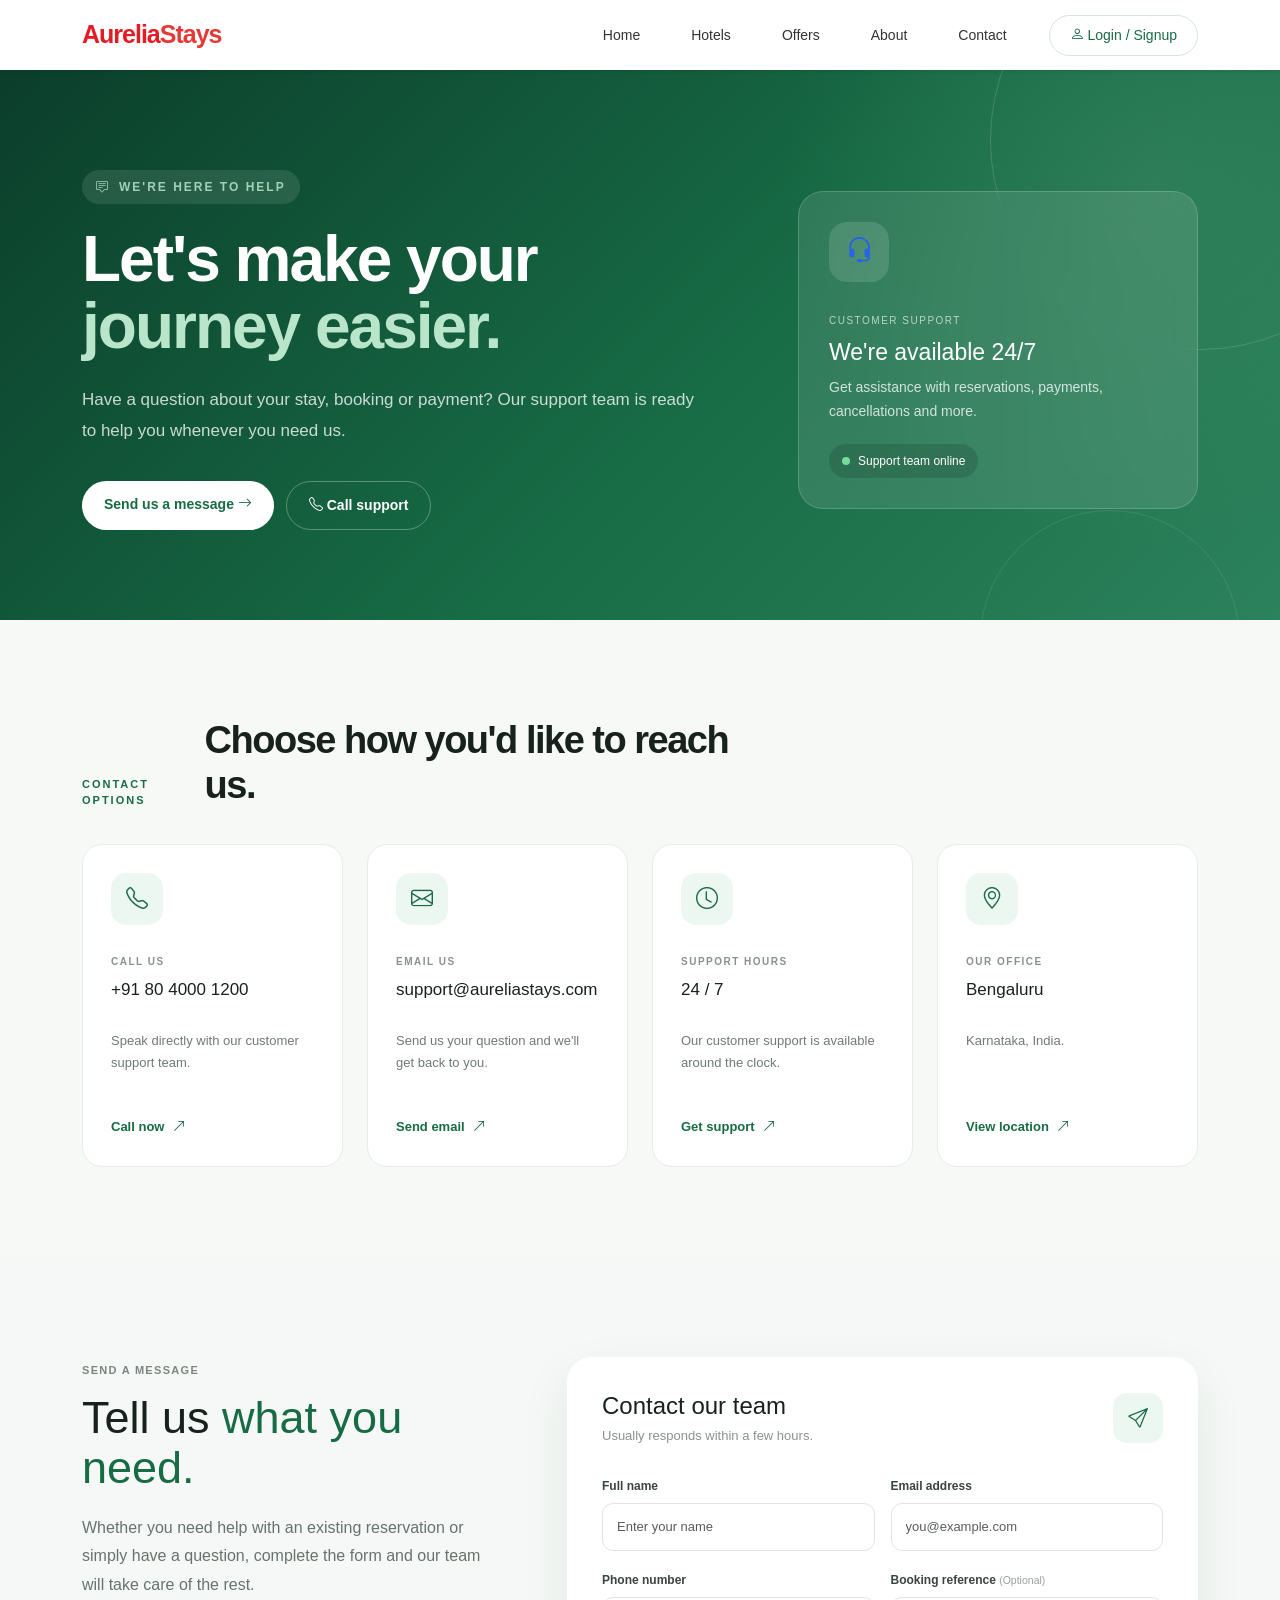
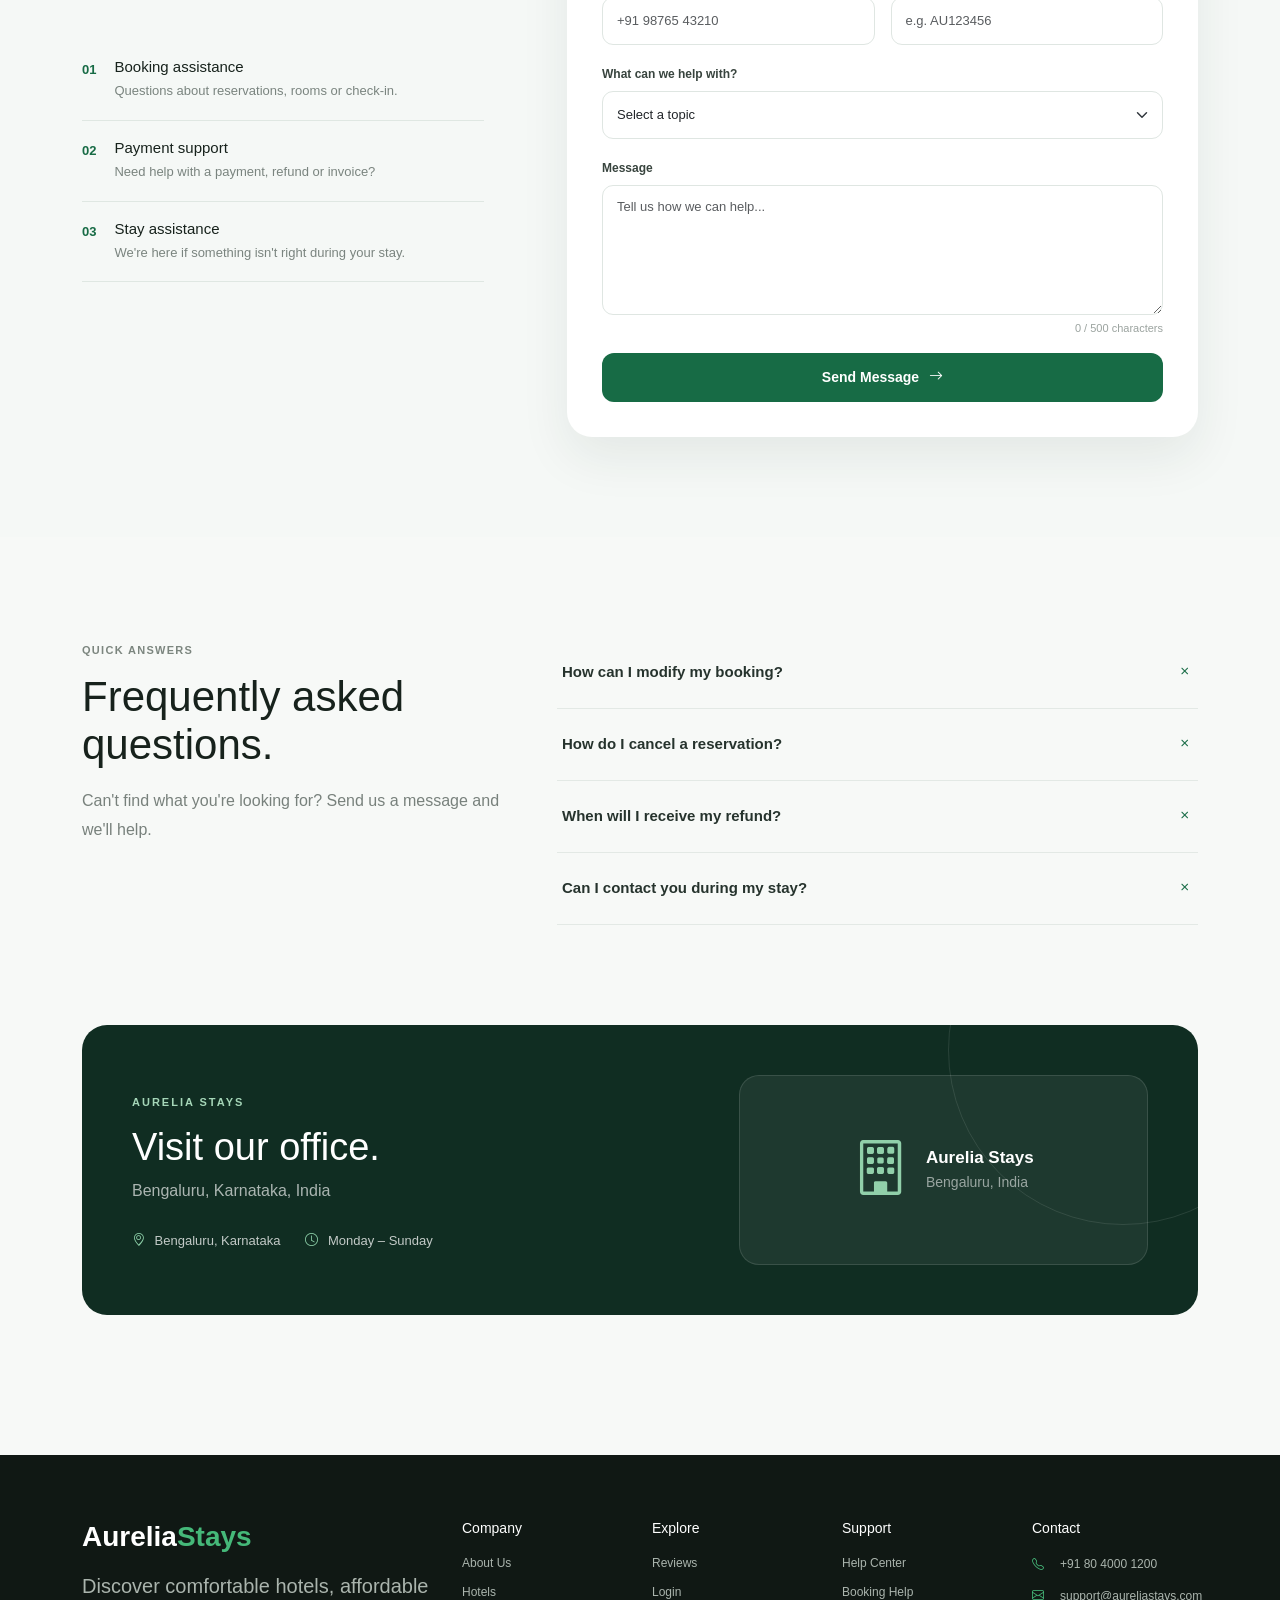
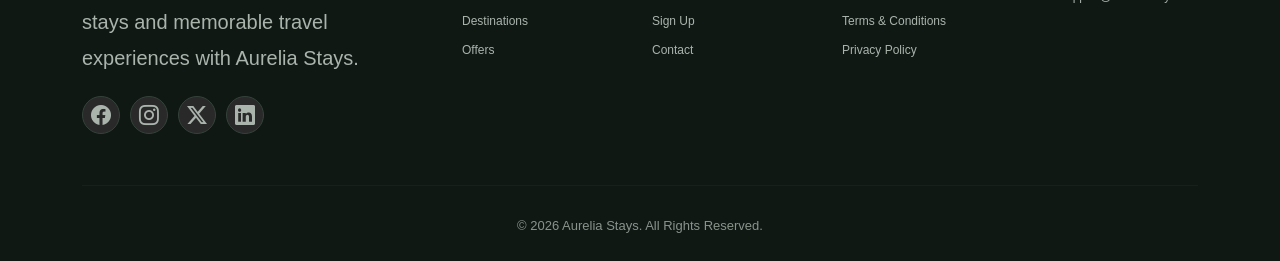
<file: contact.html>
<!DOCTYPE html>
<html lang="en">

<head>

    <meta charset="UTF-8">

    <meta name="viewport"
        content="width=device-width, initial-scale=1.0">

    <title>Contact Us | Aurelia Stays</title>

    <!-- Bootstrap -->
    <link href="https://cdn.jsdelivr.net/npm/bootstrap@5.3.3/dist/css/bootstrap.min.css"
        rel="stylesheet">

    <!-- Bootstrap Icons -->
    <link rel="stylesheet"
        href="https://cdn.jsdelivr.net/npm/bootstrap-icons@1.11.3/font/bootstrap-icons.min.css">

    <!-- Contact CSS -->
    <link rel="stylesheet"
        href="./style.css">

</head>


<body>


<!-- ================= NAVBAR ================= -->

    <nav class="navbar navbar-expand-lg bg-white shadow-sm sticky-top">
        <div class="container">

            <a class="navbar-brand fw-bold logo" href="index.html">
                Aurelia<span>Stays</span>
            </a>

            <button class="navbar-toggler" type="button" data-bs-toggle="collapse" data-bs-target="#mainNavbar">
                <span class="navbar-toggler-icon"></span>
            </button>

            <div class="collapse navbar-collapse" id="mainNavbar">

                <ul class="navbar-nav ms-auto align-items-lg-center">

                    <li class="nav-item">
                        <a class="nav-link" href="index.html">
                            Home
                        </a>
                    </li>

                    <li class="nav-item">
                        <a class="nav-link" href="hotels.html">
                            Hotels
                        </a>
                    </li>

                    <li class="nav-item">
                        <a class="nav-link" href="offers.html">
                            Offers
                        </a>
                    </li>

                    <li class="nav-item">
                        <a class="nav-link" href="about.html">
                            About
                        </a>
                    </li>

                    <li class="nav-item">
                        <a class="nav-link" href="contact.html">
                            Contact
                        </a>
                    </li>

                    <li class="nav-item ms-lg-3">
                        <a href="login.html" class="btn login-btn">
                            <i class="bi bi-person"></i>
                            Login / Signup
                        </a>
                    </li>

                </ul>

            </div>
        </div>
    </nav>



<!-- ================= HERO ================= -->

<section class="contact-hero">

    <div class="container">

        <div class="row align-items-center">

            <div class="col-lg-7">

                <div class="hero-label">
                    <i class="bi bi-chat-square-text"></i>
                    WE'RE HERE TO HELP
                </div>


                <h1>
                    Let's make your
                    <span>journey easier.</span>
                </h1>


                <p>
                    Have a question about your stay, booking or
                    payment? Our support team is ready to help
                    you whenever you need us.
                </p>


                <div class="hero-buttons">

                    <a href="#contactFormSection"
                        class="hero-primary">
                        Send us a message
                        <i class="bi bi-arrow-right"></i>
                    </a>

                    <a href="tel:+918040001200"
                        class="hero-secondary">
                        <i class="bi bi-telephone"></i>
                        Call support
                    </a>

                </div>

            </div>


            <div class="col-lg-5">

                <div class="hero-support-card">

                    <div class="support-icon">
                        <i class="bi bi-headset"></i>
                    </div>

                    <div>

                        <small>
                            CUSTOMER SUPPORT
                        </small>

                        <h4>
                            We're available 24/7
                        </h4>

                        <p>
                            Get assistance with reservations,
                            payments, cancellations and more.
                        </p>

                    </div>

                    <div class="support-status">
                        <span></span>
                        Support team online
                    </div>

                </div>

            </div>

        </div>

    </div>

</section>



<!-- ================= CONTACT OPTIONS ================= -->

<section class="contact-options">

    <div class="container">

        <div class="section-heading">

            <span>
                CONTACT OPTIONS
            </span>

            <h2>
                Choose how you'd like to reach us.
            </h2>

        </div>


        <div class="row g-4">


            <div class="col-md-6 col-lg-3">

                <div class="contact-option">

                    <div class="option-icon">
                        <i class="bi bi-telephone"></i>
                    </div>

                    <span>
                        CALL US
                    </span>

                    <h4>
                        +91 80 4000 1200
                    </h4>

                    <p>
                        Speak directly with our
                        customer support team.
                    </p>

                    <a href="tel:+918040001200">
                        Call now
                        <i class="bi bi-arrow-up-right"></i>
                    </a>

                </div>

            </div>


            <div class="col-md-6 col-lg-3">

                <div class="contact-option">

                    <div class="option-icon">
                        <i class="bi bi-envelope"></i>
                    </div>

                    <span>
                        EMAIL US
                    </span>

                    <h4>
                        support@aureliastays.com
                    </h4>

                    <p>
                        Send us your question and
                        we'll get back to you.
                    </p>

                    <a href="mailto:support@aureliastays.com">
                        Send email
                        <i class="bi bi-arrow-up-right"></i>
                    </a>

                </div>

            </div>


            <div class="col-md-6 col-lg-3">

                <div class="contact-option">

                    <div class="option-icon">
                        <i class="bi bi-clock"></i>
                    </div>

                    <span>
                        SUPPORT HOURS
                    </span>

                    <h4>
                        24 / 7
                    </h4>

                    <p>
                        Our customer support is
                        available around the clock.
                    </p>

                    <a href="#contactFormSection">
                        Get support
                        <i class="bi bi-arrow-up-right"></i>
                    </a>

                </div>

            </div>


            <div class="col-md-6 col-lg-3">

                <div class="contact-option">

                    <div class="option-icon">
                        <i class="bi bi-geo-alt"></i>
                    </div>

                    <span>
                        OUR OFFICE
                    </span>

                    <h4>
                        Bengaluru
                    </h4>

                    <p>
                        Karnataka,
                        India.
                    </p>

                    <a href="#officeSection">
                        View location
                        <i class="bi bi-arrow-up-right"></i>
                    </a>

                </div>

            </div>


        </div>

    </div>

</section>



<!-- ================= MAIN CONTACT AREA ================= -->

<section class="message-section"
    id="contactFormSection">

    <div class="container">

        <div class="row g-5 align-items-start">


            <!-- LEFT CONTENT -->

            <div class="col-lg-5">

                <div class="message-content">

                    <span class="section-label">
                        SEND A MESSAGE
                    </span>

                    <h2>
                        Tell us
                        <span>what you need.</span>
                    </h2>

                    <p>
                        Whether you need help with an existing
                        reservation or simply have a question,
                        complete the form and our team will
                        take care of the rest.
                    </p>


                    <div class="help-list">

                        <div class="help-item">

                            <div class="help-number">
                                01
                            </div>

                            <div>

                                <h5>
                                    Booking assistance
                                </h5>

                                <p>
                                    Questions about reservations,
                                    rooms or check-in.
                                </p>

                            </div>

                        </div>


                        <div class="help-item">

                            <div class="help-number">
                                02
                            </div>

                            <div>

                                <h5>
                                    Payment support
                                </h5>

                                <p>
                                    Need help with a payment,
                                    refund or invoice?
                                </p>

                            </div>

                        </div>


                        <div class="help-item">

                            <div class="help-number">
                                03
                            </div>

                            <div>

                                <h5>
                                    Stay assistance
                                </h5>

                                <p>
                                    We're here if something isn't
                                    right during your stay.
                                </p>

                            </div>

                        </div>

                    </div>

                </div>

            </div>



            <!-- FORM -->

            <div class="col-lg-7">

                <div class="message-card">

                    <div class="form-top">

                        <div>

                            <h3>
                                Contact our team
                            </h3>

                            <p>
                                Usually responds within a few hours.
                            </p>

                        </div>

                        <div class="form-icon">
                            <i class="bi bi-send"></i>
                        </div>

                    </div>


                    <div id="formMessage"></div>


                    <form id="contactForm">


                        <div class="row g-3">


                            <div class="col-md-6">

                                <label>
                                    Full name
                                </label>

                                <input type="text"
                                    class="form-control"
                                    id="name"
                                    placeholder="Enter your name"
                                    required>

                            </div>


                            <div class="col-md-6">

                                <label>
                                    Email address
                                </label>

                                <input type="email"
                                    class="form-control"
                                    id="email"
                                    placeholder="you@example.com"
                                    required>

                            </div>


                            <div class="col-md-6">

                                <label>
                                    Phone number
                                </label>

                                <input type="tel"
                                    class="form-control"
                                    id="phone"
                                    placeholder="+91 98765 43210"
                                    required>

                            </div>


                            <div class="col-md-6">

                                <label>
                                    Booking reference
                                    <small>(Optional)</small>
                                </label>

                                <input type="text"
                                    class="form-control"
                                    id="booking"
                                    placeholder="e.g. AU123456">

                            </div>


                            <div class="col-12">

                                <label>
                                    What can we help with?
                                </label>

                                <select class="form-select"
                                    id="subject"
                                    required>

                                    <option value="">
                                        Select a topic
                                    </option>

                                    <option>
                                        New booking
                                    </option>

                                    <option>
                                        Existing reservation
                                    </option>

                                    <option>
                                        Payment or refund
                                    </option>

                                    <option>
                                        Cancellation
                                    </option>

                                    <option>
                                        Hotel issue
                                    </option>

                                    <option>
                                        General question
                                    </option>

                                </select>

                            </div>


                            <div class="col-12">

                                <label>
                                    Message
                                </label>

                                <textarea class="form-control"
                                    id="message"
                                    rows="5"
                                    placeholder="Tell us how we can help..."
                                    required></textarea>

                                <div class="character-count">
                                    <span id="charCount">0</span>
                                    / 500 characters
                                </div>

                            </div>


                            <div class="col-12">

                                <button type="submit"
                                    class="send-button">

                                    <span>
                                        Send Message
                                    </span>

                                    <i class="bi bi-arrow-right"></i>

                                </button>

                            </div>

                        </div>

                    </form>

                </div>

            </div>


        </div>

    </div>

</section>



<!-- ================= FAQ ================= -->

<section class="faq-section">

    <div class="container">

        <div class="row">

            <div class="col-lg-5">

                <span class="section-label">
                    QUICK ANSWERS
                </span>

                <h2>
                    Frequently asked
                    questions.
                </h2>

                <p>
                    Can't find what you're looking for?
                    Send us a message and we'll help.
                </p>

            </div>


            <div class="col-lg-7">

                <div class="accordion"
                    id="faqAccordion">


                    <div class="faq-item">

                        <button class="faq-question"
                            data-bs-toggle="collapse"
                            data-bs-target="#faqOne">

                            How can I modify my booking?

                            <i class="bi bi-plus"></i>

                        </button>

                        <div id="faqOne"
                            class="collapse"
                            data-bs-parent="#faqAccordion">

                            <div class="faq-answer">

                                You can contact our support team
                                with your booking reference.
                                We'll guide you through the available
                                changes for your reservation.

                            </div>

                        </div>

                    </div>


                    <div class="faq-item">

                        <button class="faq-question"
                            data-bs-toggle="collapse"
                            data-bs-target="#faqTwo">

                            How do I cancel a reservation?

                            <i class="bi bi-plus"></i>

                        </button>

                        <div id="faqTwo"
                            class="collapse"
                            data-bs-parent="#faqAccordion">

                            <div class="faq-answer">

                                Cancellation policies vary by property.
                                Contact us with your booking reference
                                and we'll help you understand your
                                available cancellation options.

                            </div>

                        </div>

                    </div>


                    <div class="faq-item">

                        <button class="faq-question"
                            data-bs-toggle="collapse"
                            data-bs-target="#faqThree">

                            When will I receive my refund?

                            <i class="bi bi-plus"></i>

                        </button>

                        <div id="faqThree"
                            class="collapse"
                            data-bs-parent="#faqAccordion">

                            <div class="faq-answer">

                                Refund processing time depends on the
                                property and payment method. Our team
                                can provide more information about
                                your specific reservation.

                            </div>

                        </div>

                    </div>


                    <div class="faq-item">

                        <button class="faq-question"
                            data-bs-toggle="collapse"
                            data-bs-target="#faqFour">

                            Can I contact you during my stay?

                            <i class="bi bi-plus"></i>

                        </button>

                        <div id="faqFour"
                            class="collapse"
                            data-bs-parent="#faqAccordion">

                            <div class="faq-answer">

                                Yes. Our support team is available
                                24 hours a day to assist guests with
                                booking or stay-related concerns.

                            </div>

                        </div>

                    </div>


                </div>

            </div>

        </div>

    </div>

</section>



<!-- ================= OFFICE ================= -->

<section class="office-section"
    id="officeSection">

    <div class="container">

        <div class="office-card">

            <div class="row align-items-center">

                <div class="col-lg-7">

                    <span>
                        AURELIA STAYS
                    </span>

                    <h2>
                        Visit our office.
                    </h2>

                    <p>
                        Bengaluru, Karnataka, India
                    </p>

                    <div class="office-details">

                        <span>
                            <i class="bi bi-geo-alt"></i>
                            Bengaluru, Karnataka
                        </span>

                        <span>
                            <i class="bi bi-clock"></i>
                            Monday – Sunday
                        </span>

                    </div>

                </div>


                <div class="col-lg-5">

                    <div class="office-visual">

                        <i class="bi bi-building"></i>

                        <div>
                            <strong>
                                Aurelia Stays
                            </strong>

                            <small>
                                Bengaluru, India
                            </small>
                        </div>

                    </div>

                </div>

            </div>

        </div>

    </div>

</section>



<!-- ================= FOOTER ================= -->

    <footer class="footer">

        <div class="container">

            <div class="row g-4">

                <!-- BRAND -->
                <div class="col-lg-4 col-md-6">

                    <h3 class="footer-logo">
                        Aurelia<span>Stays</span>
                    </h3>

                    <p class="fs-5">
                        Discover comfortable hotels, affordable stays and
                        memorable travel experiences with Aurelia Stays.
                    </p>

                    <div class="social-icons">

                        <a href="#" aria-label="Facebook">
                            <i class="bi bi-facebook fs-5"></i>
                        </a>

                        <a href="#" aria-label="Instagram">
                            <i class="bi bi-instagram fs-5"></i>
                        </a>

                        <a href="#" aria-label="Twitter">
                            <i class="bi bi-twitter-x fs-5"></i>
                        </a>

                        <a href="#" aria-label="LinkedIn">
                            <i class="bi bi-linkedin fs-5"></i>
                        </a>

                    </div>

                </div>


                <!-- COMPANY -->
                <div class="col-lg-2 col-md-6">

                    <h5>Company</h5>

                    <a href="about.html">About Us</a>

                    <a href="hotels.html">Hotels</a>

                    <a href="destinations.html">Destinations</a>

                    <a href="offers.html">Offers</a>

                </div>


                <!-- EXPLORE -->
                <div class="col-lg-2 col-md-6">

                    <h5>Explore</h5>

                    <a href="reviews.html">Reviews</a>

                    <a href="login.html">Login</a>

                    <a href="signup.html">Sign Up</a>

                    <a href="contact.html">Contact</a>

                </div>


                <!-- SUPPORT -->
                <div class="col-lg-2 col-md-6">

                    <h5>Support</h5>

                    <a href="contact.html">Help Center</a>

                    <a href="contact.html">Booking Help</a>

                    <a href="terms.html">Terms & Conditions</a>

                    <a href="privacy.html">Privacy Policy</a>

                </div>


                <!-- CONTACT -->
                <div class="col-lg-2 col-md-6">

                    <h5>Contact</h5>

                    <p class="footer-contact">

                        <i class="bi bi-telephone"></i>

                        +91 80 4000 1200

                    </p>

                    <p class="footer-contact">

                        <i class="bi bi-envelope"></i>

                        support@aureliastays.com

                    </p>

                </div>

            </div>


            <hr>


            <div class="copyright text-center">

                © 2026 Aurelia Stays. All Rights Reserved.

            </div>

        </div>

    </footer>



<!-- Bootstrap JS -->

<script src="https://cdn.jsdelivr.net/npm/bootstrap@5.3.3/dist/js/bootstrap.bundle.min.js"></script>

<!-- Contact JS -->

<script src="./script.js"></script>


</body>

</html>
</file>
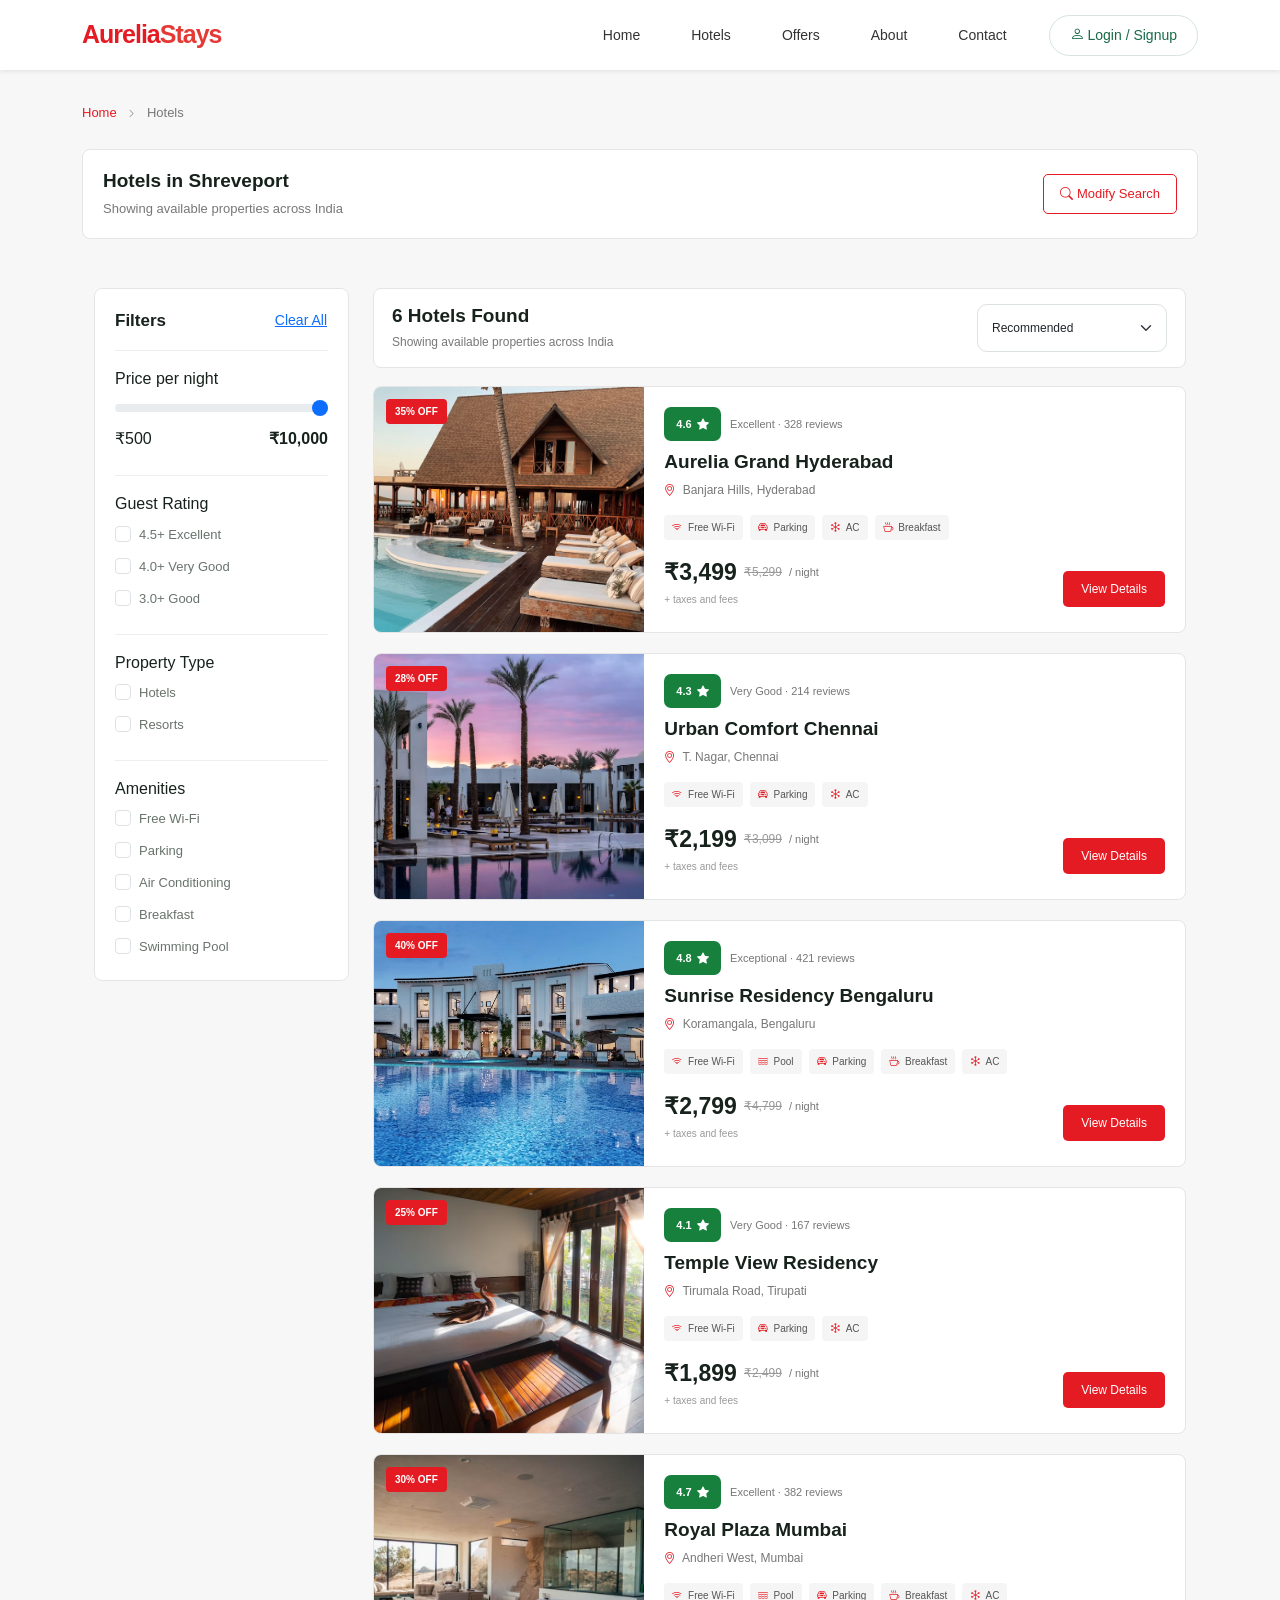
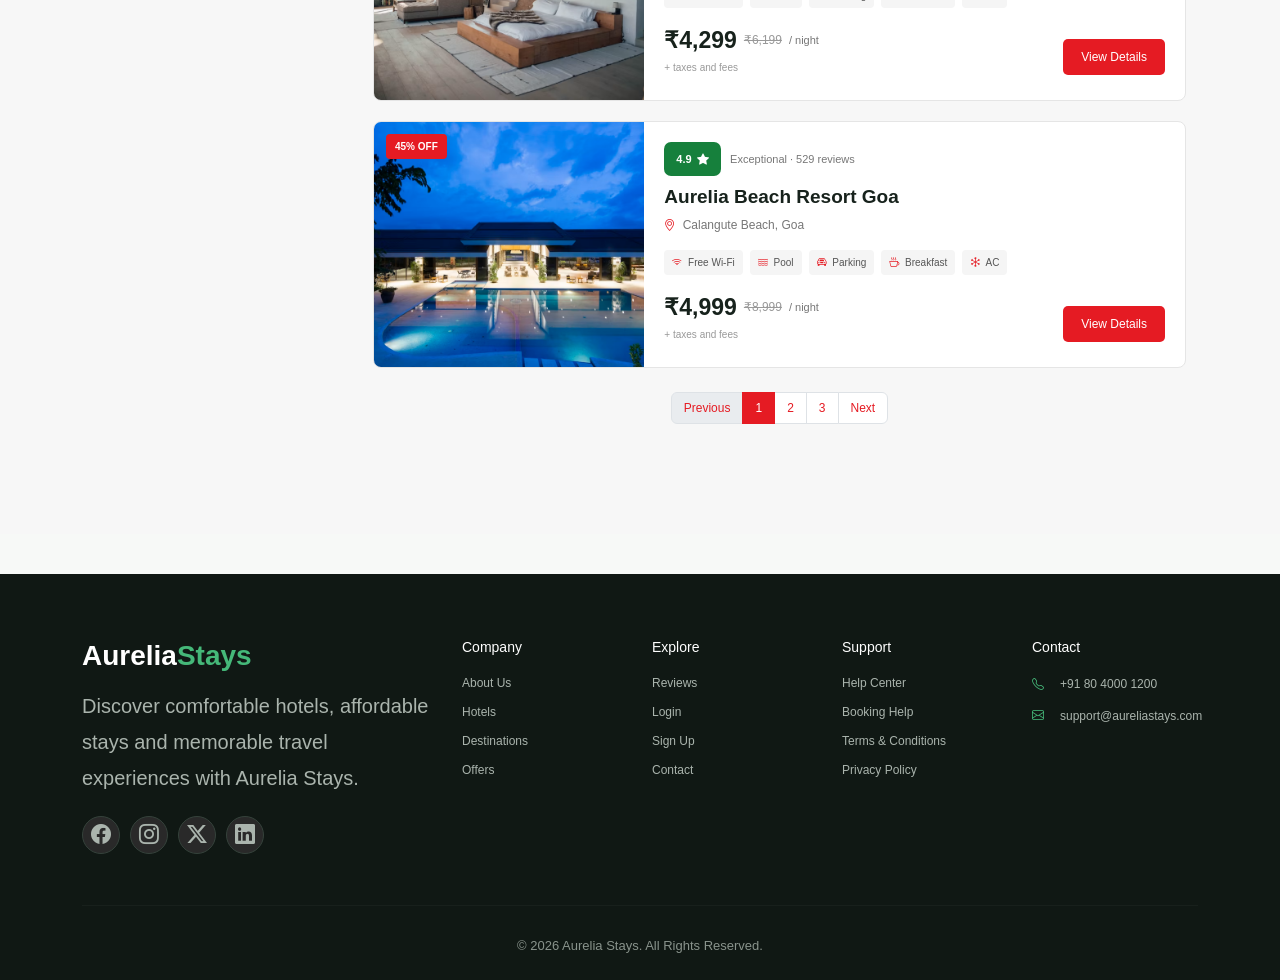
<file: hotels.html>
<!DOCTYPE html>
<html lang="en">

<head>

    <meta charset="UTF-8">
    <meta name="viewport" content="width=device-width, initial-scale=1.0">

    <title>Hotels | Aurelia Stays</title>
    <link href="https://cdn.jsdelivr.net/npm/bootstrap@5.3.3/dist/css/bootstrap.min.css" rel="stylesheet">
    <link href="https://cdn.jsdelivr.net/npm/bootstrap-icons@1.11.3/font/bootstrap-icons.css" rel="stylesheet">
    <link href="https://fonts.googleapis.com/css2?family=Poppins:wght@400;500;600;700&display=swap" rel="stylesheet">
    <link rel="stylesheet" href="./style.css">

</head>


<body>

    <nav class="navbar navbar-expand-lg bg-white shadow-sm sticky-top">
        <div class="container">

            <a class="navbar-brand fw-bold logo" href="index.html">
                Aurelia<span>Stays</span>
            </a>

            <button class="navbar-toggler" type="button" data-bs-toggle="collapse" data-bs-target="#mainNavbar">
                <span class="navbar-toggler-icon"></span>
            </button>

            <div class="collapse navbar-collapse" id="mainNavbar">

                <ul class="navbar-nav ms-auto align-items-lg-center">

                    <li class="nav-item">
                        <a class="nav-link" href="index.html">
                            Home
                        </a>
                    </li>

                    <li class="nav-item">
                        <a class="nav-link" href="hotels.html">
                            Hotels
                        </a>
                    </li>

                    <li class="nav-item">
                        <a class="nav-link" href="offers.html">
                            Offers
                        </a>
                    </li>

                    <li class="nav-item">
                        <a class="nav-link" href="about.html">
                            About
                        </a>
                    </li>

                    <li class="nav-item">
                        <a class="nav-link" href="contact.html">
                            Contact
                        </a>
                    </li>

                    <li class="nav-item ms-lg-3">
                        <a href="login.html" class="btn login-btn">
                            <i class="bi bi-person"></i>
                            Login / Signup
                        </a>
                    </li>

                </ul>

            </div>
        </div>
    </nav>
    <section class="hotel-page">

        <div class="container">

            <div class="breadcrumb-area">

                <span>

                    <a href="index.html">
                        Home
                    </a>

                    <i class="bi bi-chevron-right"></i>

                    Hotels

                </span>

            </div>
            <div class="search-summary">

                <div class="row align-items-center">

                    <div class="col-lg-9">

                        <h4 id="searchTitle">
                            Hotels in Shreveport
                        </h4>

                        <p id="searchDetails">
                            Find comfortable and affordable hotels
                            for your next stay.
                        </p>

                    </div>


                    <div class="col-lg-3 text-lg-end mt-3 mt-lg-0">

                        <button class="modify-search" onclick="modifySearch()">

                            <i class="bi bi-search"></i>

                            Modify Search

                        </button>

                    </div>

                </div>

            </div>
            <div class="container-fluid py-4">

                <div class="row g-4">

                    <div class="col-lg-3">

                        <div class="filter-box">

                            <div class="d-flex justify-content-between align-items-center mb-3">

                                <h5 class="mb-0">
                                    Filters
                                </h5>

                                <button type="button" class="btn btn-sm btn-link p-0" onclick="clearFilters()">
                                    Clear All
                                </button>

                            </div>


                            <!-- =============================================
                     PRICE FILTER
                ============================================== -->

                            <div class="filter-section mb-4">

                                <h6>
                                    Price per night
                                </h6>

                                <input type="range" id="priceRange" class="form-range" min="500" max="10000"
                                    value="10000" step="100">

                                <div class="d-flex justify-content-between">

                                    <span>
                                        ₹500
                                    </span>

                                    <strong id="priceValue">
                                        ₹10,000
                                    </strong>

                                </div>

                            </div>


                            <!-- =============================================
                     GUEST RATING
                ============================================== -->

                            <div class="filter-section mb-4">

                                <h6>
                                    Guest Rating
                                </h6>

                                <div class="form-check mb-2">

                                    <input class="form-check-input rating-filter" type="checkbox" id="rating45"
                                        value="4.5">

                                    <label class="form-check-label" for="rating45">
                                        4.5+ Excellent
                                    </label>

                                </div>


                                <div class="form-check mb-2">

                                    <input class="form-check-input rating-filter" type="checkbox" id="rating40"
                                        value="4">

                                    <label class="form-check-label" for="rating40">
                                        4.0+ Very Good
                                    </label>

                                </div>


                                <div class="form-check">

                                    <input class="form-check-input rating-filter" type="checkbox" id="rating30"
                                        value="3">

                                    <label class="form-check-label" for="rating30">
                                        3.0+ Good
                                    </label>

                                </div>

                            </div>


                            <!-- =============================================
                     PROPERTY TYPE
                ============================================== -->

                            <div class="filter-section mb-4">

                                <h6>
                                    Property Type
                                </h6>


                                <div class="form-check mb-2">

                                    <input class="form-check-input type-filter" type="checkbox" id="typeHotel"
                                        value="hotel">

                                    <label class="form-check-label" for="typeHotel">
                                        Hotels
                                    </label>

                                </div>


                                <div class="form-check">

                                    <input class="form-check-input type-filter" type="checkbox" id="typeResort"
                                        value="resort">

                                    <label class="form-check-label" for="typeResort">
                                        Resorts
                                    </label>

                                </div>

                            </div>


                            <!-- =============================================
                     AMENITIES
                ============================================== -->

                            <div class="filter-section">

                                <h6>
                                    Amenities
                                </h6>


                                <div class="form-check mb-2">

                                    <input class="form-check-input amenity-filter" type="checkbox" id="amenityWifi"
                                        value="wifi">

                                    <label class="form-check-label" for="amenityWifi">
                                        Free Wi-Fi
                                    </label>

                                </div>


                                <div class="form-check mb-2">

                                    <input class="form-check-input amenity-filter" type="checkbox" id="amenityParking"
                                        value="parking">

                                    <label class="form-check-label" for="amenityParking">
                                        Parking
                                    </label>

                                </div>


                                <div class="form-check mb-2">

                                    <input class="form-check-input amenity-filter" type="checkbox" id="amenityAC"
                                        value="ac">

                                    <label class="form-check-label" for="amenityAC">
                                        Air Conditioning
                                    </label>

                                </div>


                                <div class="form-check mb-2">

                                    <input class="form-check-input amenity-filter" type="checkbox" id="amenityBreakfast"
                                        value="breakfast">

                                    <label class="form-check-label" for="amenityBreakfast">
                                        Breakfast
                                    </label>

                                </div>


                                <div class="form-check">

                                    <input class="form-check-input amenity-filter" type="checkbox" id="amenityPool"
                                        value="pool">

                                    <label class="form-check-label" for="amenityPool">
                                        Swimming Pool
                                    </label>

                                </div>

                            </div>

                        </div>

                    </div>


                    <div class="col-lg-9">

                        <div class="listing-top">

                            <div>

                                <h3>
                                    <span id="hotelCount">6</span>
                                    Hotels Found
                                </h3>

                                <p id="searchDetails">
                                    Showing available properties across India
                                </p>

                            </div>

                            <select class="form-select sort-select" id="sortHotels">

                                <option value="recommended">
                                    Recommended
                                </option>

                                <option value="price-low">
                                    Price: Low to High
                                </option>

                                <option value="price-high">
                                    Price: High to Low
                                </option>

                                <option value="rating">
                                    Guest Rating
                                </option>

                            </select>

                        </div>


                        <div id="hotelListContainer">


                            <div class="listing-card hotel-item hotel-clickable" data-id="1"
                                data-name="Aurelia Grand Hyderabad" data-price="3499" data-old-price="5299"
                                data-rating="4.6" data-reviews="328" data-type="hotel" data-location="hyderabad"
                                data-full-location="Banjara Hills, Hyderabad" data-amenities="wifi,parking,ac,breakfast"
                                data-image="./images/hotel1.avif"
                                data-discount="35"
                                data-description="Aurelia Grand Hyderabad offers a comfortable stay in Banjara Hills with modern rooms, complimentary Wi-Fi, parking, air conditioning and breakfast.">

                                <div class="row g-0">

                                    <div class="col-md-4">

                                        <div class="listing-image">

                                            <img src="./images/home-b1.avif"
                                                alt="Aurelia Grand Hyderabad">

                                            <span class="listing-discount">
                                                35% OFF
                                            </span>

                                            <button class="listing-heart" type="button" aria-label="Add to favorites">
                                                <i class="bi bi-heart"></i>
                                            </button>

                                        </div>

                                    </div>


                                    <div class="col-md-8">

                                        <div class="listing-content">

                                            <div>

                                                <span class="rating-box">
                                                    4.6
                                                    <i class="bi bi-star-fill"></i>
                                                </span>

                                                <span class="rating-text">
                                                    Excellent · 328 reviews
                                                </span>

                                            </div>

                                            <h4>
                                                Aurelia Grand Hyderabad
                                            </h4>

                                            <p class="location-text">

                                                <i class="bi bi-geo-alt"></i>

                                                Banjara Hills, Hyderabad

                                            </p>


                                            <div class="amenities">

                                                <span class="amenity">
                                                    <i class="bi bi-wifi"></i>
                                                    Free Wi-Fi
                                                </span>

                                                <span class="amenity">
                                                    <i class="bi bi-car-front"></i>
                                                    Parking
                                                </span>

                                                <span class="amenity">
                                                    <i class="bi bi-snow"></i>
                                                    AC
                                                </span>

                                                <span class="amenity">
                                                    <i class="bi bi-cup-hot"></i>
                                                    Breakfast
                                                </span>

                                            </div>


                                            <div class="hotel-bottom">

                                                <div>

                                                    <div class="listing-price">

                                                        <strong>
                                                            ₹3,499
                                                        </strong>

                                                        <del>
                                                            ₹5,299
                                                        </del>

                                                        <span>
                                                            / night
                                                        </span>

                                                    </div>

                                                    <div class="tax-text">
                                                        + taxes and fees
                                                    </div>

                                                </div>

                                                <a href="hotel-details.html?id=1" class="details-btn">
                                                    View Details
                                                </a>
                                            </div>

                                        </div>

                                    </div>

                                </div>

                            </div>
                            <div class="listing-card hotel-item hotel-clickable" data-id="2"
                                data-name="Urban Comfort Chennai" data-price="2199" data-old-price="3099"
                                data-rating="4.3" data-reviews="214" data-type="hotel" data-location="chennai"
                                data-full-location="T. Nagar, Chennai" data-amenities="wifi,parking,ac"
                                data-image="./images/hotel2.avif"
                                data-discount="28"
                                data-description="Urban Comfort Chennai is a convenient city hotel in T. Nagar offering comfortable rooms, Wi-Fi, parking and air conditioning.">

                                <div class="row g-0">

                                    <div class="col-md-4">

                                        <div class="listing-image">

                                            <img src="./images/hotel2.avif"
                                                alt="Urban Comfort Chennai">

                                            <span class="listing-discount">
                                                28% OFF
                                            </span>

                                            <button class="listing-heart" type="button" aria-label="Add to favorites">
                                                <i class="bi bi-heart"></i>
                                            </button>

                                        </div>

                                    </div>


                                    <div class="col-md-8">

                                        <div class="listing-content">

                                            <div>

                                                <span class="rating-box">
                                                    4.3
                                                    <i class="bi bi-star-fill"></i>
                                                </span>

                                                <span class="rating-text">
                                                    Very Good · 214 reviews
                                                </span>

                                            </div>

                                            <h4>
                                                Urban Comfort Chennai
                                            </h4>

                                            <p class="location-text">

                                                <i class="bi bi-geo-alt"></i>

                                                T. Nagar, Chennai

                                            </p>


                                            <div class="amenities">

                                                <span class="amenity">
                                                    <i class="bi bi-wifi"></i>
                                                    Free Wi-Fi
                                                </span>

                                                <span class="amenity">
                                                    <i class="bi bi-car-front"></i>
                                                    Parking
                                                </span>

                                                <span class="amenity">
                                                    <i class="bi bi-snow"></i>
                                                    AC
                                                </span>

                                            </div>


                                            <div class="hotel-bottom">

                                                <div>

                                                    <div class="listing-price">

                                                        <strong>
                                                            ₹2,199
                                                        </strong>

                                                        <del>
                                                            ₹3,099
                                                        </del>

                                                        <span>
                                                            / night
                                                        </span>

                                                    </div>

                                                    <div class="tax-text">
                                                        + taxes and fees
                                                    </div>

                                                </div>

                                                <a href="hotel-details.html?id=2" class="details-btn">
                                                    View Details
                                                </a> </a>

                                            </div>

                                        </div>

                                    </div>

                                </div>

                            </div>

                            <div class="listing-card hotel-item hotel-clickable" data-id="3"
                                data-name="Sunrise Residency Bengaluru" data-price="2799" data-old-price="4799"
                                data-rating="4.8" data-reviews="421" data-type="resort" data-location="bengaluru"
                                data-full-location="Koramangala, Bengaluru"
                                data-amenities="wifi,pool,parking,breakfast,ac"
                                data-image="./images/hotel3.avif"
                                data-discount="40"
                                data-description="Sunrise Residency Bengaluru is a premium resort-style property in Koramangala featuring a pool, parking, breakfast, Wi-Fi and air-conditioned rooms.">

                                <div class="row g-0">

                                    <div class="col-md-4">

                                        <div class="listing-image">

                                            <img src="./images/hotel3.avif"
                                                alt="Sunrise Residency Bengaluru">

                                            <span class="listing-discount">
                                                40% OFF
                                            </span>

                                            <button class="listing-heart" type="button" aria-label="Add to favorites">
                                                <i class="bi bi-heart"></i>
                                            </button>

                                        </div>

                                    </div>


                                    <div class="col-md-8">

                                        <div class="listing-content">

                                            <div>

                                                <span class="rating-box">
                                                    4.8
                                                    <i class="bi bi-star-fill"></i>
                                                </span>

                                                <span class="rating-text">
                                                    Exceptional · 421 reviews
                                                </span>

                                            </div>

                                            <h4>
                                                Sunrise Residency Bengaluru
                                            </h4>

                                            <p class="location-text">

                                                <i class="bi bi-geo-alt"></i>

                                                Koramangala, Bengaluru

                                            </p>


                                            <div class="amenities">

                                                <span class="amenity">
                                                    <i class="bi bi-wifi"></i>
                                                    Free Wi-Fi
                                                </span>

                                                <span class="amenity">
                                                    <i class="bi bi-water"></i>
                                                    Pool
                                                </span>

                                                <span class="amenity">
                                                    <i class="bi bi-car-front"></i>
                                                    Parking
                                                </span>

                                                <span class="amenity">
                                                    <i class="bi bi-cup-hot"></i>
                                                    Breakfast
                                                </span>

                                                <span class="amenity">
                                                    <i class="bi bi-snow"></i>
                                                    AC
                                                </span>

                                            </div>


                                            <div class="hotel-bottom">

                                                <div>

                                                    <div class="listing-price">

                                                        <strong>
                                                            ₹2,799
                                                        </strong>

                                                        <del>
                                                            ₹4,799
                                                        </del>

                                                        <span>
                                                            / night
                                                        </span>

                                                    </div>

                                                    <div class="tax-text">
                                                        + taxes and fees
                                                    </div>

                                                </div>

                                                <a href="hotel-details.html?id=3" class="details-btn">
                                                    View Details
                                                </a> </a>

                                            </div>

                                        </div>

                                    </div>

                                </div>

                            </div>

                            <div class="listing-card hotel-item hotel-clickable" data-id="4"
                                data-name="Temple View Residency" data-price="1899" data-old-price="2499"
                                data-rating="4.1" data-reviews="167" data-type="hotel" data-location="tirupati"
                                data-full-location="Tirumala Road, Tirupati" data-amenities="wifi,parking,ac"
                                data-image="./images/hotel4.avif"
                                data-discount="25"
                                data-description="Temple View Residency provides a convenient stay near Tirumala Road with Wi-Fi, parking and air-conditioned rooms.">

                                <div class="row g-0">

                                    <div class="col-md-4">

                                        <div class="listing-image">

                                            <img src="./images/hotel4.avif"
                                                alt="Temple View Residency Tirupati">

                                            <span class="listing-discount">
                                                25% OFF
                                            </span>

                                            <button class="listing-heart" type="button" aria-label="Add to favorites">
                                                <i class="bi bi-heart"></i>
                                            </button>

                                        </div>

                                    </div>


                                    <div class="col-md-8">

                                        <div class="listing-content">

                                            <div>

                                                <span class="rating-box">
                                                    4.1
                                                    <i class="bi bi-star-fill"></i>
                                                </span>

                                                <span class="rating-text">
                                                    Very Good · 167 reviews
                                                </span>

                                            </div>

                                            <h4>
                                                Temple View Residency
                                            </h4>

                                            <p class="location-text">

                                                <i class="bi bi-geo-alt"></i>

                                                Tirumala Road, Tirupati

                                            </p>


                                            <div class="amenities">

                                                <span class="amenity">
                                                    <i class="bi bi-wifi"></i>
                                                    Free Wi-Fi
                                                </span>

                                                <span class="amenity">
                                                    <i class="bi bi-car-front"></i>
                                                    Parking
                                                </span>

                                                <span class="amenity">
                                                    <i class="bi bi-snow"></i>
                                                    AC
                                                </span>

                                            </div>


                                            <div class="hotel-bottom">

                                                <div>

                                                    <div class="listing-price">

                                                        <strong>
                                                            ₹1,899
                                                        </strong>

                                                        <del>
                                                            ₹2,499
                                                        </del>

                                                        <span>
                                                            / night
                                                        </span>

                                                    </div>

                                                    <div class="tax-text">
                                                        + taxes and fees
                                                    </div>

                                                </div>

                                                <a href="hotel-details.html?id=4" class="details-btn">
                                                    View Details
                                                </a> </a>

                                            </div>

                                        </div>

                                    </div>

                                </div>

                            </div>
                            <div class="listing-card hotel-item hotel-clickable" data-id="5"
                                data-name="Royal Plaza Mumbai" data-price="4299" data-old-price="6199" data-rating="4.7"
                                data-reviews="382" data-type="hotel" data-location="mumbai"
                                data-full-location="Andheri West, Mumbai"
                                data-amenities="wifi,pool,parking,breakfast,ac"
                                data-image="./images/hotel5.avif"
                                data-discount="30"
                                data-description="Royal Plaza Mumbai is an upscale city hotel in Andheri West offering a pool, breakfast, Wi-Fi, parking and air-conditioned rooms.">

                                <div class="row g-0">

                                    <div class="col-md-4">

                                        <div class="listing-image">

                                            <img src="./images/hotel5.avif"
                                                alt="Royal Plaza Mumbai">

                                            <span class="listing-discount">
                                                30% OFF
                                            </span>

                                            <button class="listing-heart" type="button" aria-label="Add to favorites">
                                                <i class="bi bi-heart"></i>
                                            </button>

                                        </div>

                                    </div>


                                    <div class="col-md-8">

                                        <div class="listing-content">

                                            <div>

                                                <span class="rating-box">
                                                    4.7
                                                    <i class="bi bi-star-fill"></i>
                                                </span>

                                                <span class="rating-text">
                                                    Excellent · 382 reviews
                                                </span>

                                            </div>

                                            <h4>
                                                Royal Plaza Mumbai
                                            </h4>

                                            <p class="location-text">

                                                <i class="bi bi-geo-alt"></i>

                                                Andheri West, Mumbai

                                            </p>


                                            <div class="amenities">

                                                <span class="amenity">
                                                    <i class="bi bi-wifi"></i>
                                                    Free Wi-Fi
                                                </span>

                                                <span class="amenity">
                                                    <i class="bi bi-water"></i>
                                                    Pool
                                                </span>

                                                <span class="amenity">
                                                    <i class="bi bi-car-front"></i>
                                                    Parking
                                                </span>

                                                <span class="amenity">
                                                    <i class="bi bi-cup-hot"></i>
                                                    Breakfast
                                                </span>

                                                <span class="amenity">
                                                    <i class="bi bi-snow"></i>
                                                    AC
                                                </span>

                                            </div>


                                            <div class="hotel-bottom">

                                                <div>

                                                    <div class="listing-price">

                                                        <strong>
                                                            ₹4,299
                                                        </strong>

                                                        <del>
                                                            ₹6,199
                                                        </del>

                                                        <span>
                                                            / night
                                                        </span>

                                                    </div>

                                                    <div class="tax-text">
                                                        + taxes and fees
                                                    </div>

                                                </div>

                                                <a href="hotel-details.html?id=5" class="details-btn">
                                                    View Details
                                                </a> </a>

                                            </div>

                                        </div>

                                    </div>

                                </div>

                            </div>
                            <div class="listing-card hotel-item hotel-clickable" data-id="6"
                                data-name="Aurelia Beach Resort Goa" data-price="4999" data-old-price="8999"
                                data-rating="4.9" data-reviews="529" data-type="resort" data-location="goa"
                                data-full-location="Calangute Beach, Goa"
                                data-amenities="wifi,pool,parking,breakfast,ac"
                                data-image="./images/hotel6.avif"
                                data-discount="45"
                                data-description="Aurelia Beach Resort Goa offers a premium beach stay at Calangute with a pool, breakfast, parking, Wi-Fi and air-conditioned rooms.">

                                <div class="row g-0">

                                    <div class="col-md-4">

                                        <div class="listing-image">

                                            <img src="./images/hotel6.avif"
                                                alt="Aurelia Beach Resort Goa">

                                            <span class="listing-discount">
                                                45% OFF
                                            </span>

                                            <button class="listing-heart" type="button" aria-label="Add to favorites">
                                                <i class="bi bi-heart"></i>
                                            </button>

                                        </div>

                                    </div>


                                    <div class="col-md-8">

                                        <div class="listing-content">

                                            <div>

                                                <span class="rating-box">
                                                    4.9
                                                    <i class="bi bi-star-fill"></i>
                                                </span>

                                                <span class="rating-text">
                                                    Exceptional · 529 reviews
                                                </span>

                                            </div>

                                            <h4>
                                                Aurelia Beach Resort Goa
                                            </h4>

                                            <p class="location-text">

                                                <i class="bi bi-geo-alt"></i>

                                                Calangute Beach, Goa

                                            </p>


                                            <div class="amenities">

                                                <span class="amenity">
                                                    <i class="bi bi-wifi"></i>
                                                    Free Wi-Fi
                                                </span>

                                                <span class="amenity">
                                                    <i class="bi bi-water"></i>
                                                    Pool
                                                </span>

                                                <span class="amenity">
                                                    <i class="bi bi-car-front"></i>
                                                    Parking
                                                </span>

                                                <span class="amenity">
                                                    <i class="bi bi-cup-hot"></i>
                                                    Breakfast
                                                </span>

                                                <span class="amenity">
                                                    <i class="bi bi-snow"></i>
                                                    AC
                                                </span>

                                            </div>


                                            <div class="hotel-bottom">

                                                <div>

                                                    <div class="listing-price">

                                                        <strong>
                                                            ₹4,999
                                                        </strong>

                                                        <del>
                                                            ₹8,999
                                                        </del>

                                                        <span>
                                                            / night
                                                        </span>

                                                    </div>

                                                    <div class="tax-text">
                                                        + taxes and fees
                                                    </div>

                                                </div>

                                                <a href="hotel-details.html?id=6" class="details-btn">
                                                    View Details
                                                </a> </a>

                                            </div>

                                        </div>

                                    </div>

                                </div>

                            </div>



                            <!-- =====================================================
             NO RESULTS
        ===================================================== -->

                            <div id="noHotelsMessage" class="no-hotels" style="display:none;">

                                <i class="bi bi-search"></i>

                                <h4>
                                    No hotels found
                                </h4>

                                <p>
                                    No properties match your selected filters.
                                    Try changing your filters.
                                </p>

                                <button type="button" class="details-btn" onclick="clearFilters()">
                                    Clear Filters
                                </button>

                            </div>

                        </div>



                        <!-- =========================================================
         PAGINATION
    ========================================================= -->

                        <nav class="mt-4" id="pagination">

                            <ul class="pagination justify-content-center">

                                <li class="page-item disabled">
                                    <a class="page-link" href="javascript:void(0)">
                                        Previous
                                    </a>
                                </li>

                                <li class="page-item active">
                                    <a class="page-link" href="javascript:void(0)">
                                        1
                                    </a>
                                </li>

                                <li class="page-item">
                                    <a class="page-link" href="javascript:void(0)">
                                        2
                                    </a>
                                </li>

                                <li class="page-item">
                                    <a class="page-link" href="javascript:void(0)">
                                        3
                                    </a>
                                </li>

                                <li class="page-item">
                                    <a class="page-link" href="javascript:void(0)">
                                        Next
                                    </a>
                                </li>

                            </ul>

                        </nav>

                    </div>

                </div>

            </div>

        </div>

    </section>

    <footer class="footer">

        <div class="container">

            <div class="row g-4">

                <!-- BRAND -->
                <div class="col-lg-4 col-md-6">

                    <h3 class="footer-logo">
                        Aurelia<span>Stays</span>
                    </h3>

                    <p class="fs-5">
                        Discover comfortable hotels, affordable stays and
                        memorable travel experiences with Aurelia Stays.
                    </p>

                    <div class="social-icons">

                        <a href="#" aria-label="Facebook">
                            <i class="bi bi-facebook fs-5"></i>
                        </a>

                        <a href="#" aria-label="Instagram">
                            <i class="bi bi-instagram fs-5"></i>
                        </a>

                        <a href="#" aria-label="Twitter">
                            <i class="bi bi-twitter-x fs-5"></i>
                        </a>

                        <a href="#" aria-label="LinkedIn">
                            <i class="bi bi-linkedin fs-5"></i>
                        </a>

                    </div>

                </div>


                <!-- COMPANY -->
                <div class="col-lg-2 col-md-6">

                    <h5>Company</h5>

                    <a href="about.html">About Us</a>

                    <a href="hotels.html">Hotels</a>

                    <a href="destinations.html">Destinations</a>

                    <a href="offers.html">Offers</a>

                </div>


                <!-- EXPLORE -->
                <div class="col-lg-2 col-md-6">

                    <h5>Explore</h5>

                    <a href="reviews.html">Reviews</a>

                    <a href="login.html">Login</a>

                    <a href="signup.html">Sign Up</a>

                    <a href="contact.html">Contact</a>

                </div>


                <!-- SUPPORT -->
                <div class="col-lg-2 col-md-6">

                    <h5>Support</h5>

                    <a href="contact.html">Help Center</a>

                    <a href="contact.html">Booking Help</a>

                    <a href="terms.html">Terms & Conditions</a>

                    <a href="privacy.html">Privacy Policy</a>

                </div>


                <!-- CONTACT -->
                <div class="col-lg-2 col-md-6">

                    <h5>Contact</h5>

                    <p class="footer-contact">

                        <i class="bi bi-telephone"></i>

                        +91 80 4000 1200

                    </p>

                    <p class="footer-contact">

                        <i class="bi bi-envelope"></i>

                        support@aureliastays.com

                    </p>

                </div>

            </div>


            <hr>


            <div class="copyright text-center">

                © 2026 Aurelia Stays. All Rights Reserved.

            </div>

        </div>

    </footer>
    <script src="https://cdn.jsdelivr.net/npm/bootstrap@5.3.3/dist/js/bootstrap.bundle.min.js">
    </script>
        <script src="./script.js"></script>
</body>

</html>
</file>
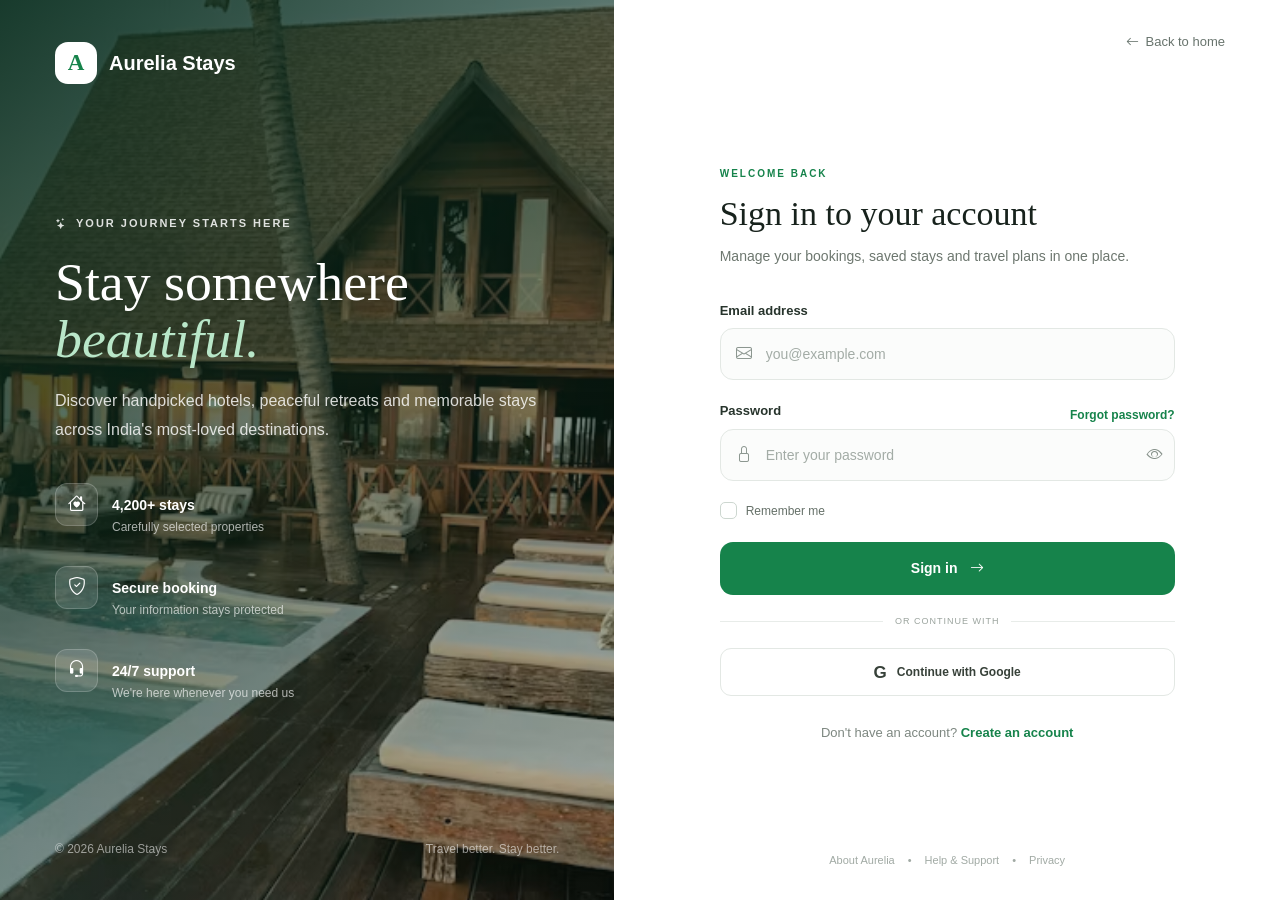
<file: login.html>
<!DOCTYPE html>
<html lang="en">

<head>

    <meta charset="UTF-8">

    <meta name="viewport"
          content="width=device-width, initial-scale=1.0">

    <title>Login | Aurelia Stays</title>

    <!-- Bootstrap -->
    <link
        href="https://cdn.jsdelivr.net/npm/bootstrap@5.3.3/dist/css/bootstrap.min.css"
        rel="stylesheet">

    <!-- Bootstrap Icons -->
    <link
        rel="stylesheet"
        href="https://cdn.jsdelivr.net/npm/bootstrap-icons@1.11.3/font/bootstrap-icons.min.css">

    <!-- Login CSS -->
    <link rel="stylesheet"
          href="./style.css">

</head>


<body class="login-page">


<div class="login-wrapper">


    <div class="login-visual">

        <div class="visual-overlay"></div>

        <div class="visual-content">

            <a href="index.html"
               class="visual-logo">

                <span class="logo-icon">A</span>

                <span>
                    Aurelia Stays
                </span>

            </a>


            <div class="visual-main">

                <span class="visual-tag">
                    <i class="bi bi-stars"></i>
                    YOUR JOURNEY STARTS HERE
                </span>

                <h1>
                    Stay somewhere
                    <span>beautiful.</span>
                </h1>

                <p>
                    Discover handpicked hotels, peaceful retreats
                    and memorable stays across India's most-loved
                    destinations.
                </p>


                <div class="visual-features">

                    <div class="visual-feature">

                        <div class="feature-icon">
                            <i class="bi bi-house-heart"></i>
                        </div>

                        <div>
                            <strong>
                                4,200+ stays
                            </strong>

                            <small>
                                Carefully selected properties
                            </small>
                        </div>

                    </div>


                    <div class="visual-feature">

                        <div class="feature-icon">
                            <i class="bi bi-shield-check"></i>
                        </div>

                        <div>
                            <strong>
                                Secure booking
                            </strong>

                            <small>
                                Your information stays protected
                            </small>
                        </div>

                    </div>


                    <div class="visual-feature">

                        <div class="feature-icon">
                            <i class="bi bi-headset"></i>
                        </div>

                        <div>
                            <strong>
                                24/7 support
                            </strong>

                            <small>
                                We're here whenever you need us
                            </small>
                        </div>

                    </div>

                </div>

            </div>


            <div class="visual-bottom">

                <span>
                    © 2026 Aurelia Stays
                </span>

                <span>
                    Travel better. Stay better.
                </span>

            </div>

        </div>

    </div>



    <!-- =================================================
         RIGHT LOGIN SECTION
    ================================================== -->

    <div class="login-content">


        <!-- TOP BAR -->

        <div class="login-top">

            <a href="index.html"
               class="mobile-logo">

                <span class="logo-icon">
                    A
                </span>

                <strong>
                    Aurelia Stays
                </strong>

            </a>


            <a href="index.html"
               class="back-home">

                <i class="bi bi-arrow-left"></i>

                Back to home

            </a>

        </div>



        <!-- LOGIN CARD -->

        <div class="login-card">


            <div class="login-heading">

                <span class="welcome-label">
                    WELCOME BACK
                </span>

                <h2>
                    Sign in to your account
                </h2>

                <p>
                    Manage your bookings, saved stays
                    and travel plans in one place.
                </p>

            </div>



            <!-- MESSAGE -->

            <div id="loginMessage"></div>



            <!-- LOGIN FORM -->

            <form id="loginForm"
                  novalidate>


                <!-- EMAIL -->

                <div class="input-group-custom">

                    <label for="email">
                        Email address
                    </label>

                    <div class="input-wrapper">

                        <i class="bi bi-envelope"></i>

                        <input
                            type="email"
                            id="email"
                            name="email"
                            placeholder="you@example.com"
                            autocomplete="email"
                            required>

                    </div>

                    <small class="input-error"
                           id="emailError"></small>

                </div>



                <!-- PASSWORD -->

                <div class="input-group-custom">

                    <div class="label-row">

                        <label for="password">
                            Password
                        </label>

                        <a href="#"
                           id="forgotPassword">
                            Forgot password?
                        </a>

                    </div>


                    <div class="input-wrapper">

                        <i class="bi bi-lock"></i>

                        <input
                            type="password"
                            id="password"
                            name="password"
                            placeholder="Enter your password"
                            autocomplete="current-password"
                            required>

                        <button
                            type="button"
                            class="password-toggle"
                            id="passwordToggle"
                            aria-label="Show password">

                            <i class="bi bi-eye"></i>

                        </button>

                    </div>

                    <small class="input-error"
                           id="passwordError"></small>

                </div>



                <!-- REMEMBER -->

                <div class="login-options">

                    <label class="remember-box">

                        <input
                            type="checkbox"
                            id="remember"
                            name="remember">

                        <span class="custom-checkbox"></span>

                        <span>
                            Remember me
                        </span>

                    </label>

                </div>



                <!-- LOGIN BUTTON -->

                <button
                    type="submit"
                    class="login-button"
                    id="loginButton">

                    <span id="loginButtonText">
                        Sign in
                    </span>

                    <i class="bi bi-arrow-right"></i>

                </button>



                <!-- DIVIDER -->

                <div class="divider">

                    <span></span>

                    <small>
                        OR CONTINUE WITH
                    </small>

                    <span></span>

                </div>



                <!-- GOOGLE -->

                <button
                    type="button"
                    class="google-button"
                    id="googleButton">

                    <span class="google-icon">
                        G
                    </span>

                    <span>
                        Continue with Google
                    </span>

                </button>



                <!-- SIGN UP -->

                <div class="signup-text">

                    Don't have an account?

                    <a href="signup.html">
                        Create an account
                    </a>

                </div>


            </form>

        </div>



        <!-- BOTTOM LINKS -->

        <div class="login-footer">

            <a href="about.html">
                About Aurelia
            </a>

            <span>•</span>

            <a href="contact.html">
                Help & Support
            </a>

            <span>•</span>

            <a href="#">
                Privacy
            </a>

        </div>


    </div>

</div>



<!-- =====================================================
     FORGOT PASSWORD MODAL
===================================================== -->

<div class="modal fade"
     id="forgotModal"
     tabindex="-1"
     aria-hidden="true">

    <div class="modal-dialog modal-dialog-centered">

        <div class="modal-content forgot-modal">

            <div class="modal-header">

                <div>

                    <span class="welcome-label">
                        ACCOUNT RECOVERY
                    </span>

                    <h5 class="modal-title mt-1">
                        Reset your password
                    </h5>

                </div>

                <button
                    type="button"
                    class="btn-close"
                    data-bs-dismiss="modal">
                </button>

            </div>


            <div class="modal-body">

                <p class="text-muted">
                    Enter your email address and we'll send
                    instructions to reset your password.
                </p>


                <div class="input-group-custom">

                    <label for="resetEmail">
                        Email address
                    </label>

                    <div class="input-wrapper">

                        <i class="bi bi-envelope"></i>

                        <input
                            type="email"
                            id="resetEmail"
                            placeholder="you@example.com">

                    </div>

                </div>


                <button
                    type="button"
                    class="reset-button"
                    id="resetButton">

                    Send reset instructions

                </button>

                <div id="resetMessage"></div>

            </div>

        </div>

    </div>

</div>



<!-- Bootstrap JS -->

<script
    src="https://cdn.jsdelivr.net/npm/bootstrap@5.3.3/dist/js/bootstrap.bundle.min.js">
</script>


<!-- Login JS -->

<script src="./script.js"></script>

</body>

</html>
</file>
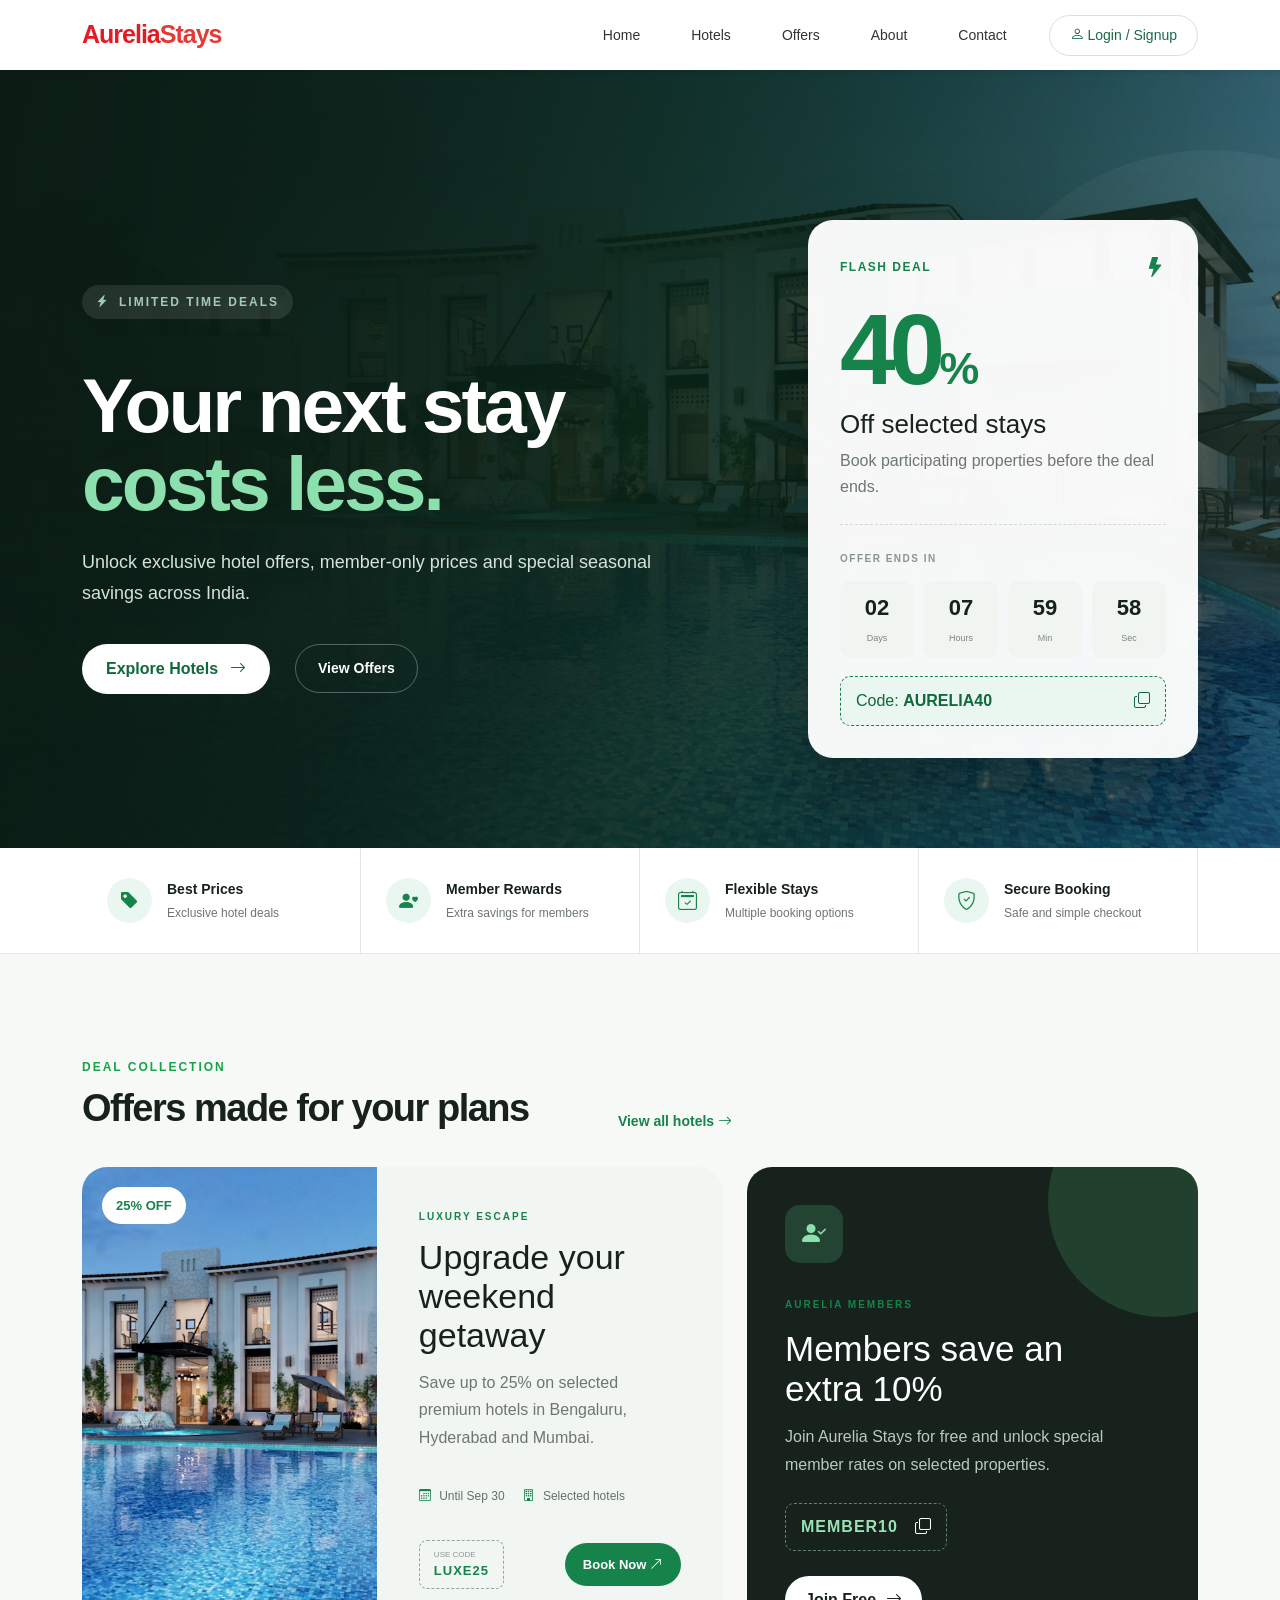
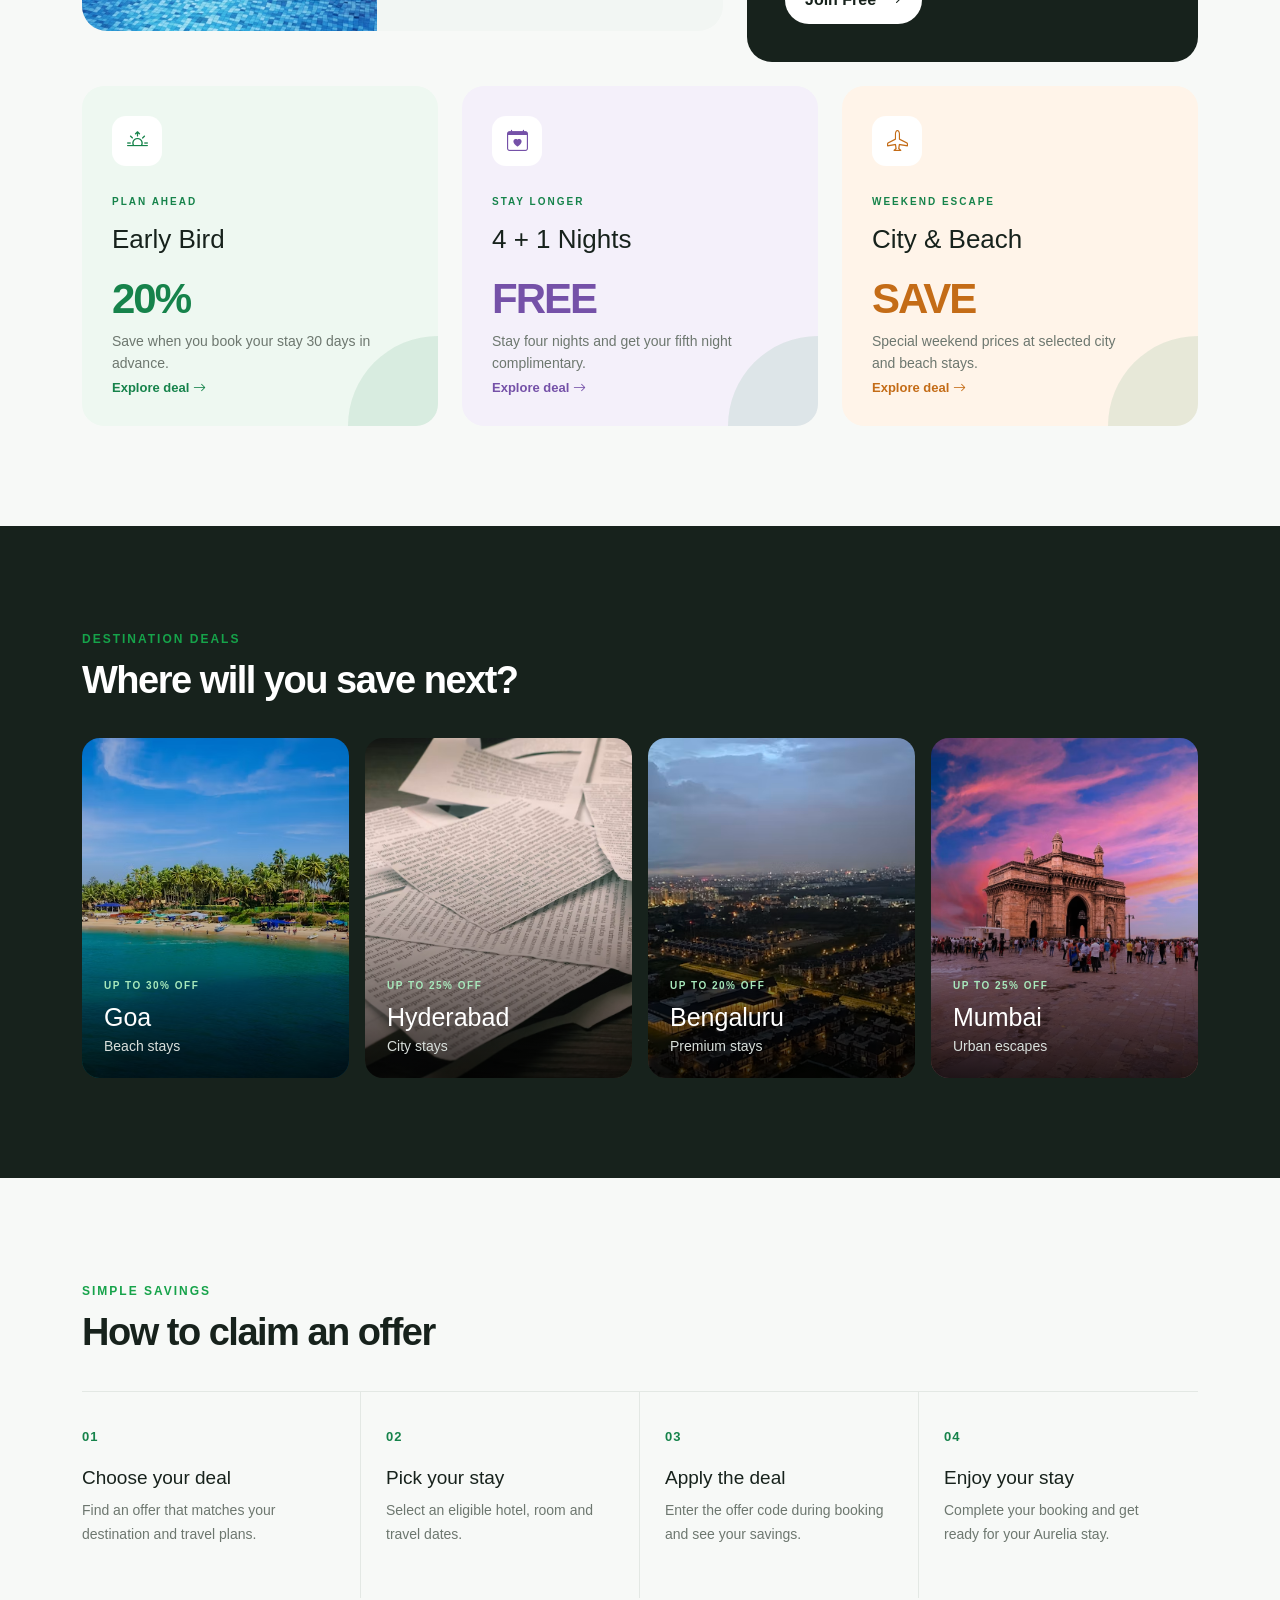
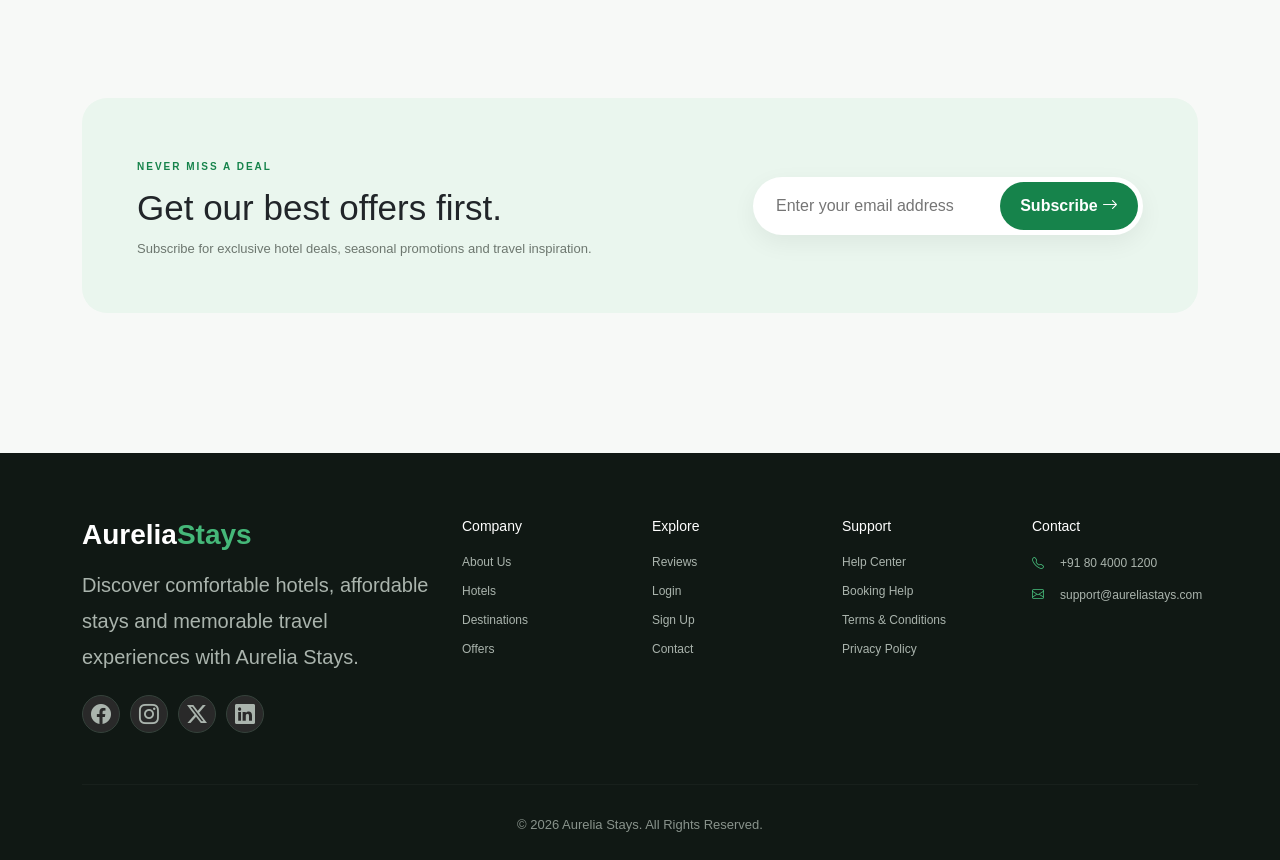
<file: offers.html>
<!DOCTYPE html>
<html lang="en">

<head>

    <meta charset="UTF-8">

    <meta name="viewport" content="width=device-width, initial-scale=1.0">

    <title>Offers | Aurelia Stays</title>
    <link
        href="https://cdn.jsdelivr.net/npm/bootstrap@5.3.3/dist/css/bootstrap.min.css"
        rel="stylesheet">
    <link
        rel="stylesheet"
        href="https://cdn.jsdelivr.net/npm/bootstrap-icons@1.11.3/font/bootstrap-icons.min.css">
    <link rel="stylesheet" href="./style.css">

</head>


<body>

    <nav class="navbar navbar-expand-lg bg-white shadow-sm sticky-top">
        <div class="container">

            <a class="navbar-brand fw-bold logo" href="index.html">
                Aurelia<span>Stays</span>
            </a>

            <button class="navbar-toggler" type="button" data-bs-toggle="collapse" data-bs-target="#mainNavbar">
                <span class="navbar-toggler-icon"></span>
            </button>

            <div class="collapse navbar-collapse" id="mainNavbar">

                <ul class="navbar-nav ms-auto align-items-lg-center">

                    <li class="nav-item">
                        <a class="nav-link" href="index.html">
                            Home
                        </a>
                    </li>

                    <li class="nav-item">
                        <a class="nav-link" href="hotels.html">
                            Hotels
                        </a>
                    </li>

                    <li class="nav-item">
                        <a class="nav-link" href="offers.html">
                            Offers
                        </a>
                    </li>

                    <li class="nav-item">
                        <a class="nav-link" href="about.html">
                            About
                        </a>
                    </li>

                    <li class="nav-item">
                        <a class="nav-link" href="contact.html">
                            Contact
                        </a>
                    </li>

                    <li class="nav-item ms-lg-3">
                        <a href="login.html" class="btn login-btn">
                            <i class="bi bi-person"></i>
                            Login / Signup
                        </a>
                    </li>

                </ul>

            </div>
        </div>
    </nav>

<section class="offer-hero">

    <div class="hero-overlay"></div>

    <div class="container position-relative">

        <div class="row align-items-center">

            <div class="col-lg-7">

                <span class="hero-label">

                    <i class="bi bi-lightning-charge-fill"></i>

                    LIMITED TIME DEALS

                </span>


                <h1>

                    Your next stay
                    <span>costs less.</span>

                </h1>


                <p class="hero-description">

                    Unlock exclusive hotel offers,
                    member-only prices and special
                    seasonal savings across India.

                </p>


                <div class="hero-actions">

                    <a href="hotels.html"
                       class="hero-btn">

                        Explore Hotels

                        <i class="bi bi-arrow-right"></i>

                    </a>


                    <a href="#offers"
                       class="hero-secondary">

                        View Offers

                    </a>

                </div>

            </div>


            <div class="col-lg-5">

                <div class="hero-deal-card">

                    <div class="deal-top">

                        <span>
                            FLASH DEAL
                        </span>

                        <i class="bi bi-lightning-fill"></i>

                    </div>


                    <div class="discount-number">

                        40<small>%</small>

                    </div>


                    <h3>
                        Off selected stays
                    </h3>


                    <p>
                        Book participating properties
                        before the deal ends.
                    </p>


                    <div class="countdown-wrapper">

                        <small>
                            OFFER ENDS IN
                        </small>

                        <div id="countdown"
                             class="countdown">

                            <div>
                                <strong id="days">02</strong>
                                <span>Days</span>
                            </div>

                            <div>
                                <strong id="hours">08</strong>
                                <span>Hours</span>
                            </div>

                            <div>
                                <strong id="minutes">42</strong>
                                <span>Min</span>
                            </div>

                            <div>
                                <strong id="seconds">18</strong>
                                <span>Sec</span>
                            </div>

                        </div>

                    </div>


                    <button
                        class="deal-copy-btn"
                        data-code="AURELIA40">

                        <span>
                            Code:
                            <strong>AURELIA40</strong>
                        </span>

                        <i class="bi bi-copy"></i>

                    </button>

                </div>

            </div>

        </div>

    </div>

</section>
<section class="quick-benefits">

    <div class="container">

        <div class="row g-0">

            <div class="col-md-3">

                <div class="quick-item">

                    <i class="bi bi-tag-fill"></i>

                    <div>
                        <strong>
                            Best Prices
                        </strong>

                        <span>
                            Exclusive hotel deals
                        </span>
                    </div>

                </div>

            </div>


            <div class="col-md-3">

                <div class="quick-item">

                    <i class="bi bi-person-heart"></i>

                    <div>
                        <strong>
                            Member Rewards
                        </strong>

                        <span>
                            Extra savings for members
                        </span>
                    </div>

                </div>

            </div>


            <div class="col-md-3">

                <div class="quick-item">

                    <i class="bi bi-calendar2-check"></i>

                    <div>
                        <strong>
                            Flexible Stays
                        </strong>

                        <span>
                            Multiple booking options
                        </span>
                    </div>

                </div>

            </div>


            <div class="col-md-3">

                <div class="quick-item">

                    <i class="bi bi-shield-check"></i>

                    <div>
                        <strong>
                            Secure Booking
                        </strong>

                        <span>
                            Safe and simple checkout
                        </span>
                    </div>

                </div>

            </div>

        </div>

    </div>

</section>

<section class="offers-section"
         id="offers">

    <div class="container">

        <div class="section-heading">

            <div>

                <span>
                    DEAL COLLECTION
                </span>

                <h2>
                    Offers made for your plans
                </h2>

            </div>


            <a href="hotels.html"
               class="view-all">

                View all hotels

                <i class="bi bi-arrow-right"></i>

            </a>

        </div>


        <div class="row g-4">


            <!-- OFFER 1 -->

            <div class="col-lg-7">

                <div class="premium-offer">

                    <div class="premium-image">

                        <img
                            src="./images/offer.avif"
                            alt="Luxury hotel">

                        <span class="image-badge">
                            25% OFF
                        </span>

                    </div>


                    <div class="premium-content">

                        <span class="offer-category">
                            LUXURY ESCAPE
                        </span>

                        <h3>
                            Upgrade your
                            weekend getaway
                        </h3>

                        <p>
                            Save up to 25% on selected
                            premium hotels in Bengaluru,
                            Hyderabad and Mumbai.
                        </p>


                        <div class="offer-meta">

                            <span>
                                <i class="bi bi-calendar3"></i>
                                Until Sep 30
                            </span>

                            <span>
                                <i class="bi bi-building"></i>
                                Selected hotels
                            </span>

                        </div>


                        <div class="offer-footer">

                            <div class="coupon">

                                <small>
                                    USE CODE
                                </small>

                                <strong>
                                    LUXE25
                                </strong>

                            </div>


                            <a href="hotels.html"
                               class="offer-button">

                                Book Now

                                <i class="bi bi-arrow-up-right"></i>

                            </a>

                        </div>

                    </div>

                </div>

            </div>



            <!-- OFFER 2 -->

            <div class="col-lg-5">

                <div class="side-offer member-offer">

                    <div class="side-offer-icon">

                        <i class="bi bi-person-check-fill"></i>

                    </div>


                    <span class="offer-category">
                        AURELIA MEMBERS
                    </span>


                    <h3>
                        Members save
                        an extra 10%
                    </h3>


                    <p>
                        Join Aurelia Stays for free
                        and unlock special member
                        rates on selected properties.
                    </p>


                    <div class="member-code">

                        MEMBER10

                        <button
                            class="copy-small"
                            data-code="MEMBER10">

                            <i class="bi bi-copy"></i>

                        </button>

                    </div>


                    <a href="signup.html"
                       class="dark-button">

                        Join Free

                        <i class="bi bi-arrow-right"></i>

                    </a>

                </div>

            </div>



            <!-- OFFER 3 -->

            <div class="col-md-4">

                <div class="small-offer">

                    <div class="small-offer-icon">

                        <i class="bi bi-sunrise"></i>

                    </div>


                    <span class="offer-category">
                        PLAN AHEAD
                    </span>


                    <h3>
                        Early Bird
                    </h3>


                    <div class="big-discount">
                        20%
                    </div>


                    <p>
                        Save when you book your
                        stay 30 days in advance.
                    </p>


                    <a href="hotels.html">

                        Explore deal

                        <i class="bi bi-arrow-right"></i>

                    </a>

                </div>

            </div>



            <!-- OFFER 4 -->

            <div class="col-md-4">

                <div class="small-offer purple-offer">

                    <div class="small-offer-icon">

                        <i class="bi bi-calendar-heart"></i>

                    </div>


                    <span class="offer-category">
                        STAY LONGER
                    </span>


                    <h3>
                        4 + 1 Nights
                    </h3>


                    <div class="big-discount">
                        FREE
                    </div>


                    <p>
                        Stay four nights and get
                        your fifth night complimentary.
                    </p>


                    <a href="hotels.html">

                        Explore deal

                        <i class="bi bi-arrow-right"></i>

                    </a>

                </div>

            </div>



            <!-- OFFER 5 -->

            <div class="col-md-4">

                <div class="small-offer orange-offer">

                    <div class="small-offer-icon">

                        <i class="bi bi-airplane"></i>

                    </div>


                    <span class="offer-category">
                        WEEKEND ESCAPE
                    </span>


                    <h3>
                        City & Beach
                    </h3>


                    <div class="big-discount">
                        SAVE
                    </div>


                    <p>
                        Special weekend prices at
                        selected city and beach stays.
                    </p>


                    <a href="hotels.html">

                        Explore deal

                        <i class="bi bi-arrow-right"></i>

                    </a>

                </div>

            </div>


        </div>

    </div>

</section>



<!-- =========================================================
     DESTINATION DEALS
========================================================= -->

<section class="destination-section">

    <div class="container">

        <div class="section-heading light-heading">

            <div>

                <span>
                    DESTINATION DEALS
                </span>

                <h2>
                    Where will you save next?
                </h2>

            </div>

        </div>


        <div class="row g-3">


            <div class="col-lg-3 col-md-6">

                <a href="hotels.html?location=goa"
                   class="destination-deal">

                    <img
                        src="./images/goa.avif"
                        alt="Goa">

                    <div class="destination-overlay">

                        <span>
                            UP TO 30% OFF
                        </span>

                        <h4>
                            Goa
                        </h4>

                        <small>
                            Beach stays
                        </small>

                    </div>

                </a>

            </div>


            <div class="col-lg-3 col-md-6">

                <a href="hotels.html?location=hyderabad"
                   class="destination-deal">

                    <img
                        src="./images/hydd.avif"
                        alt="Hyderabad">

                    <div class="destination-overlay">

                        <span>
                            UP TO 25% OFF
                        </span>

                        <h4>
                            Hyderabad
                        </h4>

                        <small>
                            City stays
                        </small>

                    </div>

                </a>

            </div>


            <div class="col-lg-3 col-md-6">

                <a href="hotels.html?location=bengaluru"
                   class="destination-deal">

                    <img
                        src="./images/bengaluru.avif"
                        alt="Bengaluru">

                    <div class="destination-overlay">

                        <span>
                            UP TO 20% OFF
                        </span>

                        <h4>
                            Bengaluru
                        </h4>

                        <small>
                            Premium stays
                        </small>

                    </div>

                </a>

            </div>


            <div class="col-lg-3 col-md-6">

                <a href="hotels.html?location=mumbai"
                   class="destination-deal">

                    <img
                        src="./images/mumbai.avif"
                        alt="Mumbai">

                    <div class="destination-overlay">

                        <span>
                            UP TO 25% OFF
                        </span>

                        <h4>
                            Mumbai
                        </h4>

                        <small>
                            Urban escapes
                        </small>

                    </div>

                </a>

            </div>


        </div>

    </div>

</section>



<!-- =========================================================
     HOW IT WORKS
========================================================= -->

<section class="how-section">

    <div class="container">

        <div class="section-heading">

            <div>

                <span>
                    SIMPLE SAVINGS
                </span>

                <h2>
                    How to claim an offer
                </h2>

            </div>

        </div>


        <div class="steps">

            <div class="step">

                <div class="step-number">
                    01
                </div>

                <div>

                    <h4>
                        Choose your deal
                    </h4>

                    <p>
                        Find an offer that matches
                        your destination and travel plans.
                    </p>

                </div>

            </div>


            <div class="step">

                <div class="step-number">
                    02
                </div>

                <div>

                    <h4>
                        Pick your stay
                    </h4>

                    <p>
                        Select an eligible hotel,
                        room and travel dates.
                    </p>

                </div>

            </div>


            <div class="step">

                <div class="step-number">
                    03
                </div>

                <div>

                    <h4>
                        Apply the deal
                    </h4>

                    <p>
                        Enter the offer code during
                        booking and see your savings.
                    </p>

                </div>

            </div>


            <div class="step">

                <div class="step-number">
                    04
                </div>

                <div>

                    <h4>
                        Enjoy your stay
                    </h4>

                    <p>
                        Complete your booking and
                        get ready for your Aurelia stay.
                    </p>

                </div>

            </div>

        </div>

    </div>

</section>



<!-- =========================================================
     NEWSLETTER CTA
========================================================= -->

<section class="newsletter-section">

    <div class="container">

        <div class="newsletter-box">

            <div>

                <span>
                    NEVER MISS A DEAL
                </span>

                <h2 class="text-dark">
                    Get our best offers first.
                </h2>

                <p>
                    Subscribe for exclusive hotel deals,
                    seasonal promotions and travel inspiration.
                </p>

            </div>


            <form id="offerSubscribeForm"
                  class="subscribe-form">

                <input
                    type="email"
                    id="subscribeEmail"
                    placeholder="Enter your email address"
                    required>

                <button type="submit">

                    Subscribe

                    <i class="bi bi-arrow-right"></i>

                </button>

            </form>

        </div>

    </div>

</section>



<!-- =========================================================
     FOOTER
========================================================= -->

    <footer class="footer">

        <div class="container">

            <div class="row g-4">

                <!-- BRAND -->
                <div class="col-lg-4 col-md-6">

                    <h3 class="footer-logo">
                        Aurelia<span>Stays</span>
                    </h3>

                    <p class="fs-5">
                        Discover comfortable hotels, affordable stays and
                        memorable travel experiences with Aurelia Stays.
                    </p>

                    <div class="social-icons">

                        <a href="#" aria-label="Facebook">
                            <i class="bi bi-facebook fs-5"></i>
                        </a>

                        <a href="#" aria-label="Instagram">
                            <i class="bi bi-instagram fs-5"></i>
                        </a>

                        <a href="#" aria-label="Twitter">
                            <i class="bi bi-twitter-x fs-5"></i>
                        </a>

                        <a href="#" aria-label="LinkedIn">
                            <i class="bi bi-linkedin fs-5"></i>
                        </a>

                    </div>

                </div>


                <!-- COMPANY -->
                <div class="col-lg-2 col-md-6">

                    <h5>Company</h5>

                    <a href="about.html">About Us</a>

                    <a href="hotels.html">Hotels</a>

                    <a href="destinations.html">Destinations</a>

                    <a href="offers.html">Offers</a>

                </div>


                <!-- EXPLORE -->
                <div class="col-lg-2 col-md-6">

                    <h5>Explore</h5>

                    <a href="reviews.html">Reviews</a>

                    <a href="login.html">Login</a>

                    <a href="signup.html">Sign Up</a>

                    <a href="contact.html">Contact</a>

                </div>


                <!-- SUPPORT -->
                <div class="col-lg-2 col-md-6">

                    <h5>Support</h5>

                    <a href="contact.html">Help Center</a>

                    <a href="contact.html">Booking Help</a>

                    <a href="terms.html">Terms & Conditions</a>

                    <a href="privacy.html">Privacy Policy</a>

                </div>


                <!-- CONTACT -->
                <div class="col-lg-2 col-md-6">

                    <h5>Contact</h5>

                    <p class="footer-contact">

                        <i class="bi bi-telephone"></i>

                        +91 80 4000 1200

                    </p>

                    <p class="footer-contact">

                        <i class="bi bi-envelope"></i>

                        support@aureliastays.com

                    </p>

                </div>

            </div>


            <hr>


            <div class="copyright text-center">

                © 2026 Aurelia Stays. All Rights Reserved.

            </div>

        </div>

    </footer>




<!-- Bootstrap JS -->

<script
    src="https://cdn.jsdelivr.net/npm/bootstrap@5.3.3/dist/js/bootstrap.bundle.min.js">
</script>


<!-- Offers JS -->

<script src="./script.js"></script>


</body>

</html>
</file>
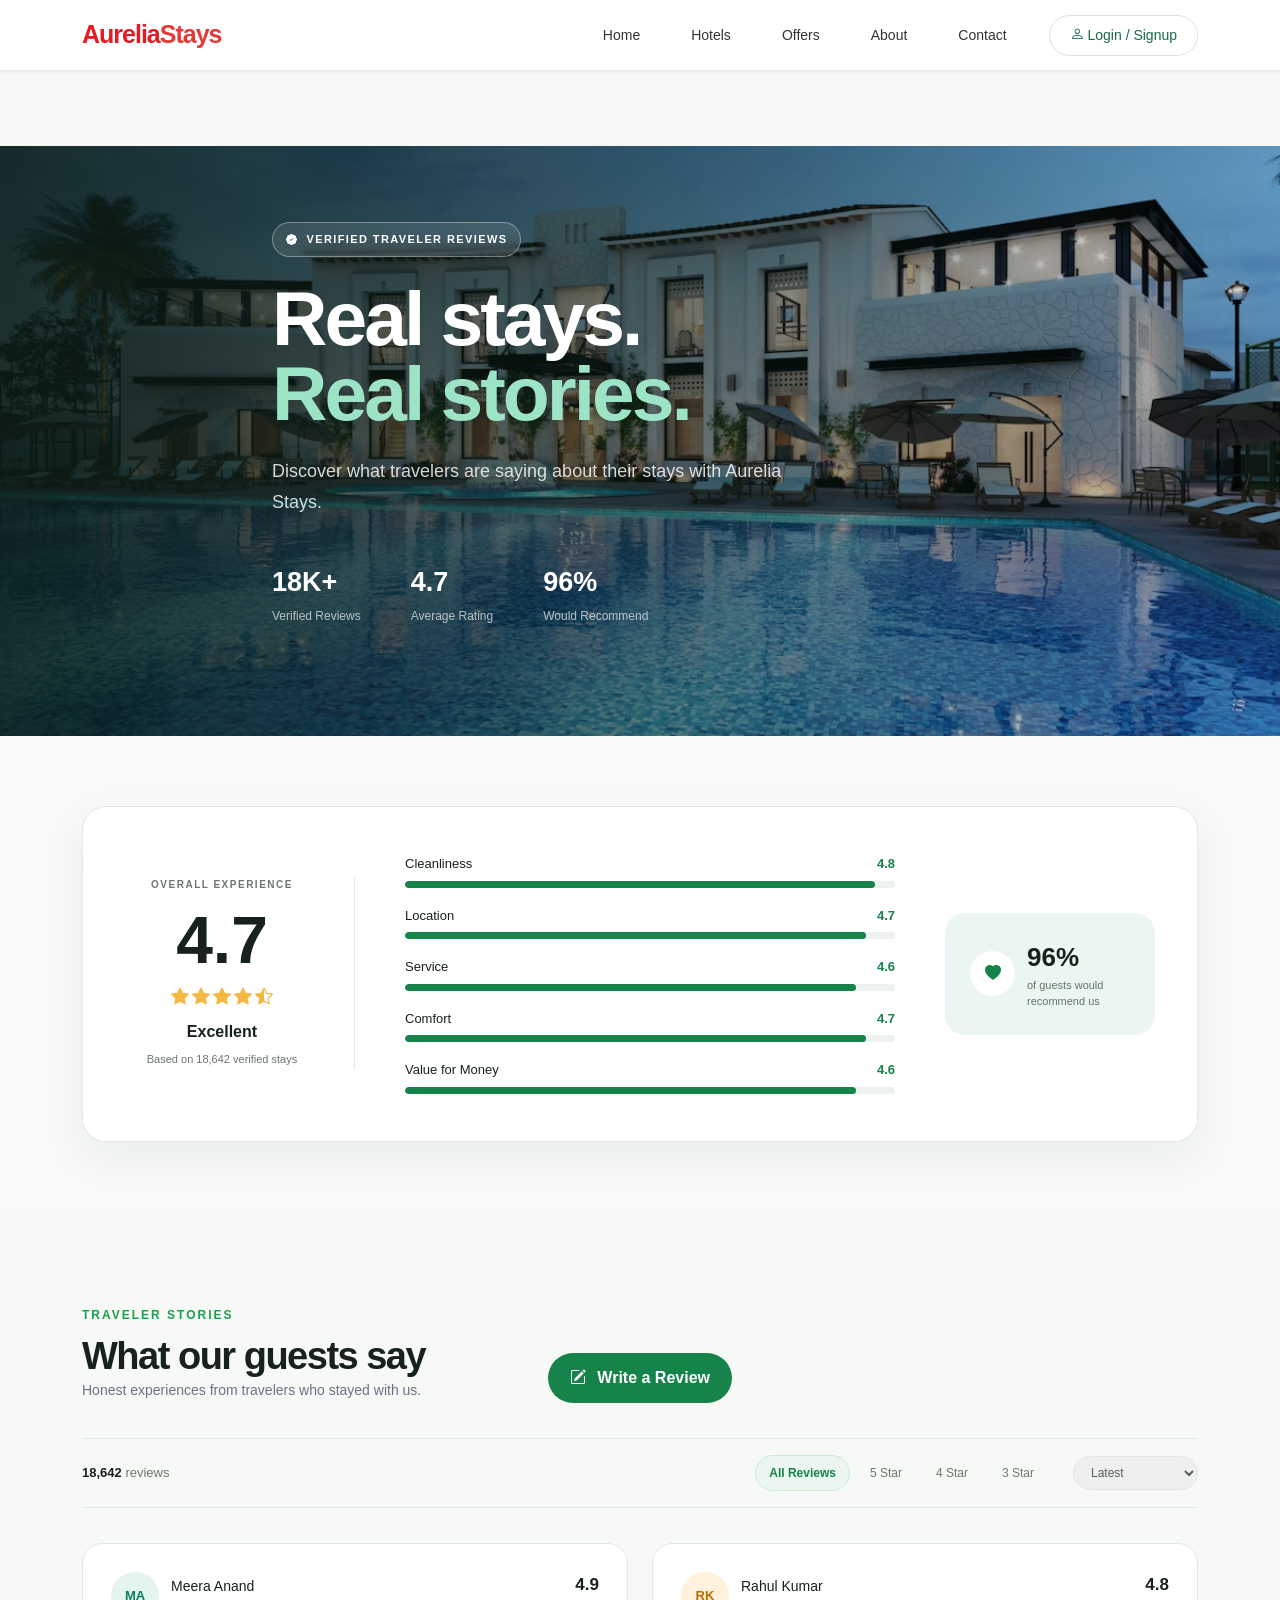
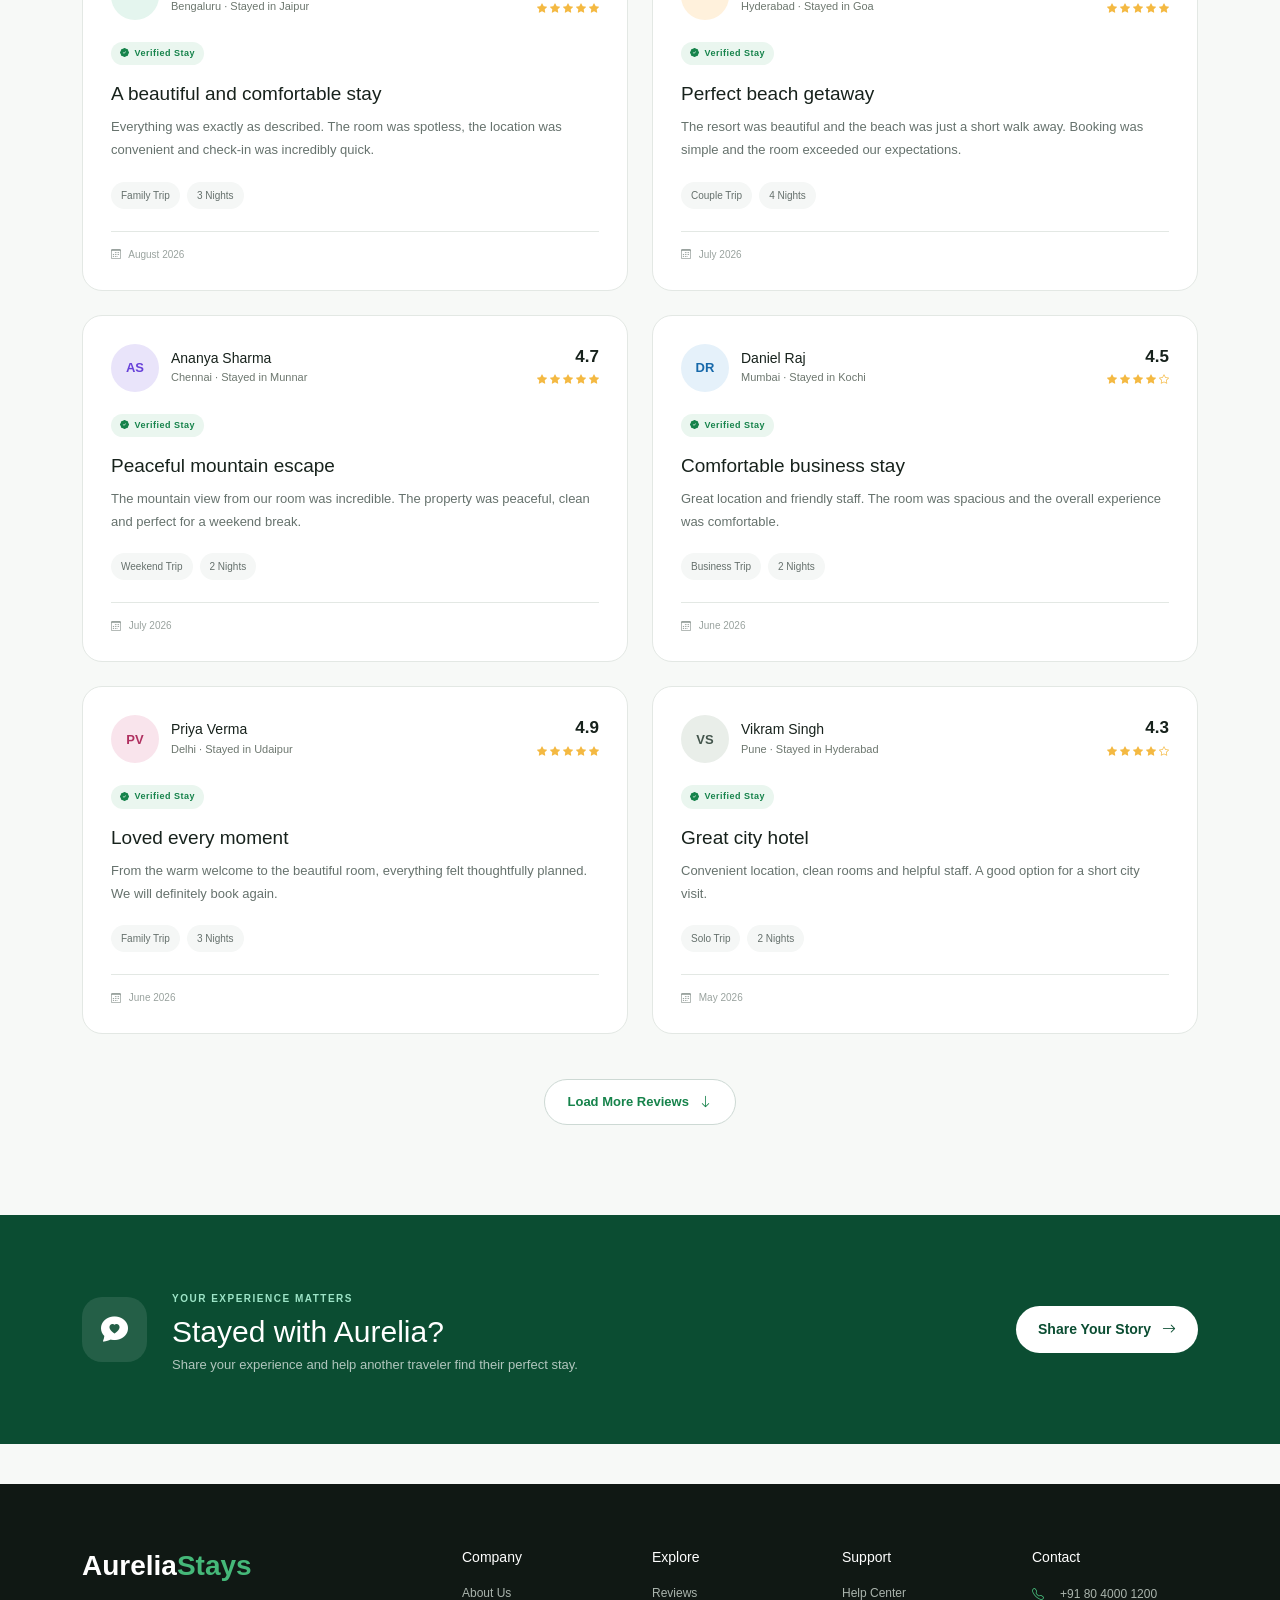
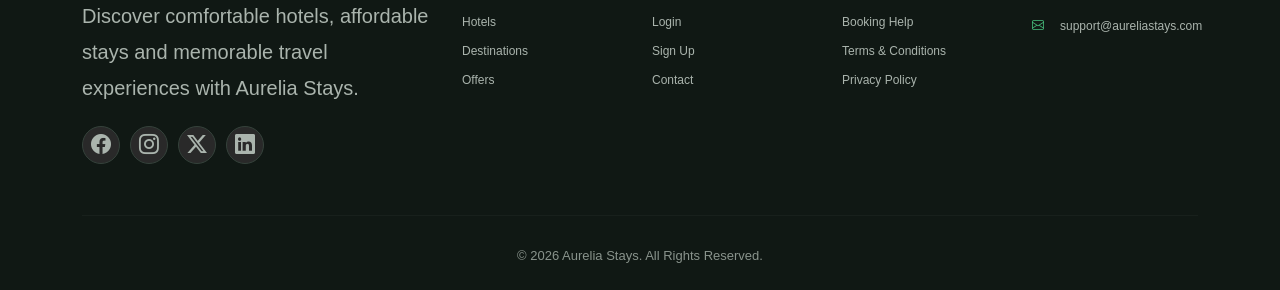
<file: reviews.html>
<!DOCTYPE html>
<html lang="en">

<head>

    <meta charset="UTF-8">

    <meta name="viewport"
        content="width=device-width, initial-scale=1.0">

    <title>Guest Reviews | Aurelia Stays</title>

    <!-- Bootstrap -->
    <link href="https://cdn.jsdelivr.net/npm/bootstrap@5.3.3/dist/css/bootstrap.min.css"
        rel="stylesheet">

    <!-- Bootstrap Icons -->
    <link rel="stylesheet"
        href="https://cdn.jsdelivr.net/npm/bootstrap-icons@1.11.3/font/bootstrap-icons.min.css">

    <!-- Reviews CSS -->
    <link rel="stylesheet"
        href="./style.css">

</head>


<body>

    <nav class="navbar navbar-expand-lg bg-white shadow-sm sticky-top">
        <div class="container">

            <a class="navbar-brand fw-bold logo" href="index.html">
                Aurelia<span>Stays</span>
            </a>

            <button class="navbar-toggler" type="button" data-bs-toggle="collapse" data-bs-target="#mainNavbar">
                <span class="navbar-toggler-icon"></span>
            </button>

            <div class="collapse navbar-collapse" id="mainNavbar">

                <ul class="navbar-nav ms-auto align-items-lg-center">

                    <li class="nav-item">
                        <a class="nav-link" href="index.html">
                            Home
                        </a>
                    </li>

                    <li class="nav-item">
                        <a class="nav-link" href="hotels.html">
                            Hotels
                        </a>
                    </li>

                    <li class="nav-item">
                        <a class="nav-link" href="offers.html">
                            Offers
                        </a>
                    </li>

                    <li class="nav-item">
                        <a class="nav-link" href="about.html">
                            About
                        </a>
                    </li>

                    <li class="nav-item">
                        <a class="nav-link" href="contact.html">
                            Contact
                        </a>
                    </li>

                    <li class="nav-item ms-lg-3">
                        <a href="login.html" class="btn login-btn">
                            <i class="bi bi-person"></i>
                            Login / Signup
                        </a>
                    </li>

                </ul>

            </div>
        </div>
    </nav>


<section class="reviews-hero">

    <div class="hero-overlay"></div>

    <div class="container hero-content">

        <div class="hero-badge">

            <i class="bi bi-patch-check-fill"></i>

            VERIFIED TRAVELER REVIEWS

        </div>


        <h1>
            Real stays.<br>
            <span>Real stories.</span>
        </h1>


        <p>
            Discover what travelers are saying about
            their stays with Aurelia Stays.
        </p>


        <div class="hero-stats">

            <div>

                <strong>
                    18K+
                </strong>

                <span>
                    Verified Reviews
                </span>

            </div>


            <div>

                <strong>
                    4.7
                </strong>

                <span>
                    Average Rating
                </span>

            </div>


            <div>

                <strong>
                    96%
                </strong>

                <span>
                    Would Recommend
                </span>

            </div>

        </div>

    </div>

</section>



<!-- =========================================================
     RATING OVERVIEW
========================================================= -->

<section class="rating-section">

    <div class="container">

        <div class="rating-panel">


            <!-- Overall Rating -->

            <div class="overall-rating">

                <span class="rating-label">
                    OVERALL EXPERIENCE
                </span>

                <div class="rating-number">
                    4.7
                </div>

                <div class="stars large-stars">

                    <i class="bi bi-star-fill"></i>
                    <i class="bi bi-star-fill"></i>
                    <i class="bi bi-star-fill"></i>
                    <i class="bi bi-star-fill"></i>
                    <i class="bi bi-star-half"></i>

                </div>

                <p>
                    Excellent
                </p>

                <small>
                    Based on 18,642 verified stays
                </small>

            </div>


            <!-- Category Ratings -->

            <div class="category-ratings">


                <div class="category-row">

                    <div class="category-name">

                        <span>
                            Cleanliness
                        </span>

                        <strong>
                            4.8
                        </strong>

                    </div>

                    <div class="category-progress">

                        <div class="progress">

                            <div class="progress-bar"
                                data-width="96">
                            </div>

                        </div>

                    </div>

                </div>



                <div class="category-row">

                    <div class="category-name">

                        <span>
                            Location
                        </span>

                        <strong>
                            4.7
                        </strong>

                    </div>

                    <div class="category-progress">

                        <div class="progress">

                            <div class="progress-bar"
                                data-width="94">
                            </div>

                        </div>

                    </div>

                </div>



                <div class="category-row">

                    <div class="category-name">

                        <span>
                            Service
                        </span>

                        <strong>
                            4.6
                        </strong>

                    </div>

                    <div class="category-progress">

                        <div class="progress">

                            <div class="progress-bar"
                                data-width="92">
                            </div>

                        </div>

                    </div>

                </div>



                <div class="category-row">

                    <div class="category-name">

                        <span>
                            Comfort
                        </span>

                        <strong>
                            4.7
                        </strong>

                    </div>

                    <div class="category-progress">

                        <div class="progress">

                            <div class="progress-bar"
                                data-width="94">
                            </div>

                        </div>

                    </div>

                </div>



                <div class="category-row">

                    <div class="category-name">

                        <span>
                            Value for Money
                        </span>

                        <strong>
                            4.6
                        </strong>

                    </div>

                    <div class="category-progress">

                        <div class="progress">

                            <div class="progress-bar"
                                data-width="92">
                            </div>

                        </div>

                    </div>

                </div>

            </div>



            <!-- Recommendation -->

            <div class="recommend-box">

                <div class="recommend-icon">

                    <i class="bi bi-heart-fill"></i>

                </div>

                <strong>
                    96%
                </strong>

                <span>
                    of guests would<br>
                    recommend us
                </span>

            </div>


        </div>

    </div>

</section>



<!-- =========================================================
     REVIEWS AREA
========================================================= -->

<section class="reviews-area">

    <div class="container">


        <!-- Section Header -->

        <div class="section-heading">

            <div>

                <span class="section-tag">
                    TRAVELER STORIES
                </span>

                <h2>
                    What our guests say
                </h2>

                <p>
                    Honest experiences from travelers
                    who stayed with us.
                </p>

            </div>


            <button class="write-review-btn"
                onclick="openReviewMessage()">

                <i class="bi bi-pencil-square"></i>

                Write a Review

            </button>

        </div>



        <!-- Filters -->

        <div class="review-toolbar">

            <div class="review-count">

                <strong>
                    18,642
                </strong>

                reviews

            </div>


            <div class="review-filters">

                <button class="filter-btn active"
                    data-filter="all">

                    All Reviews

                </button>

                <button class="filter-btn"
                    data-filter="5">

                    5 Star

                </button>

                <button class="filter-btn"
                    data-filter="4">

                    4 Star

                </button>

                <button class="filter-btn"
                    data-filter="3">

                    3 Star

                </button>

            </div>


            <select id="reviewSort"
                class="review-sort">

                <option value="latest">
                    Latest
                </option>

                <option value="highest">
                    Highest Rated
                </option>

                <option value="lowest">
                    Lowest Rated
                </option>

            </select>

        </div>



        <!-- Review Grid -->

        <div class="row g-4"
            id="reviewsContainer">



            <!-- Review 1 -->

            <div class="col-lg-6 review-item"
                data-rating="5">

                <article class="review-card">

                    <div class="review-top">

                        <div class="review-user">

                            <div class="avatar avatar-one">
                                MA
                            </div>

                            <div>

                                <h5>
                                    Meera Anand
                                </h5>

                                <span>
                                    Bengaluru · Stayed in Jaipur
                                </span>

                            </div>

                        </div>


                        <div class="review-rating">

                            <strong>
                                4.9
                            </strong>

                            <div class="stars">

                                <i class="bi bi-star-fill"></i>
                                <i class="bi bi-star-fill"></i>
                                <i class="bi bi-star-fill"></i>
                                <i class="bi bi-star-fill"></i>
                                <i class="bi bi-star-fill"></i>

                            </div>

                        </div>

                    </div>


                    <div class="verified">

                        <i class="bi bi-patch-check-fill"></i>

                        Verified Stay

                    </div>


                    <h4>
                        A beautiful and comfortable stay
                    </h4>


                    <p class="review-text">

                        Everything was exactly as described.
                        The room was spotless, the location was
                        convenient and check-in was incredibly quick.

                    </p>


                    <div class="review-tags">

                        <span>
                            Family Trip
                        </span>

                        <span>
                            3 Nights
                        </span>

                    </div>


                    <div class="review-date">

                        <i class="bi bi-calendar3"></i>

                        August 2026

                    </div>

                </article>

            </div>



            <!-- Review 2 -->

            <div class="col-lg-6 review-item"
                data-rating="5">

                <article class="review-card">

                    <div class="review-top">

                        <div class="review-user">

                            <div class="avatar avatar-two">
                                RK
                            </div>

                            <div>

                                <h5>
                                    Rahul Kumar
                                </h5>

                                <span>
                                    Hyderabad · Stayed in Goa
                                </span>

                            </div>

                        </div>


                        <div class="review-rating">

                            <strong>
                                4.8
                            </strong>

                            <div class="stars">

                                <i class="bi bi-star-fill"></i>
                                <i class="bi bi-star-fill"></i>
                                <i class="bi bi-star-fill"></i>
                                <i class="bi bi-star-fill"></i>
                                <i class="bi bi-star-fill"></i>

                            </div>

                        </div>

                    </div>


                    <div class="verified">

                        <i class="bi bi-patch-check-fill"></i>

                        Verified Stay

                    </div>


                    <h4>
                        Perfect beach getaway
                    </h4>


                    <p class="review-text">

                        The resort was beautiful and the beach
                        was just a short walk away. Booking was
                        simple and the room exceeded our expectations.

                    </p>


                    <div class="review-tags">

                        <span>
                            Couple Trip
                        </span>

                        <span>
                            4 Nights
                        </span>

                    </div>


                    <div class="review-date">

                        <i class="bi bi-calendar3"></i>

                        July 2026

                    </div>

                </article>

            </div>



            <!-- Review 3 -->

            <div class="col-lg-6 review-item"
                data-rating="5">

                <article class="review-card">

                    <div class="review-top">

                        <div class="review-user">

                            <div class="avatar avatar-three">
                                AS
                            </div>

                            <div>

                                <h5>
                                    Ananya Sharma
                                </h5>

                                <span>
                                    Chennai · Stayed in Munnar
                                </span>

                            </div>

                        </div>


                        <div class="review-rating">

                            <strong>
                                4.7
                            </strong>

                            <div class="stars">

                                <i class="bi bi-star-fill"></i>
                                <i class="bi bi-star-fill"></i>
                                <i class="bi bi-star-fill"></i>
                                <i class="bi bi-star-fill"></i>
                                <i class="bi bi-star-fill"></i>

                            </div>

                        </div>

                    </div>


                    <div class="verified">

                        <i class="bi bi-patch-check-fill"></i>

                        Verified Stay

                    </div>


                    <h4>
                        Peaceful mountain escape
                    </h4>


                    <p class="review-text">

                        The mountain view from our room was
                        incredible. The property was peaceful,
                        clean and perfect for a weekend break.

                    </p>


                    <div class="review-tags">

                        <span>
                            Weekend Trip
                        </span>

                        <span>
                            2 Nights
                        </span>

                    </div>


                    <div class="review-date">

                        <i class="bi bi-calendar3"></i>

                        July 2026

                    </div>

                </article>

            </div>



            <!-- Review 4 -->

            <div class="col-lg-6 review-item"
                data-rating="4">

                <article class="review-card">

                    <div class="review-top">

                        <div class="review-user">

                            <div class="avatar avatar-four">
                                DR
                            </div>

                            <div>

                                <h5>
                                    Daniel Raj
                                </h5>

                                <span>
                                    Mumbai · Stayed in Kochi
                                </span>

                            </div>

                        </div>


                        <div class="review-rating">

                            <strong>
                                4.5
                            </strong>

                            <div class="stars">

                                <i class="bi bi-star-fill"></i>
                                <i class="bi bi-star-fill"></i>
                                <i class="bi bi-star-fill"></i>
                                <i class="bi bi-star-fill"></i>
                                <i class="bi bi-star"></i>

                            </div>

                        </div>

                    </div>


                    <div class="verified">

                        <i class="bi bi-patch-check-fill"></i>

                        Verified Stay

                    </div>


                    <h4>
                        Comfortable business stay
                    </h4>


                    <p class="review-text">

                        Great location and friendly staff.
                        The room was spacious and the overall
                        experience was comfortable.

                    </p>


                    <div class="review-tags">

                        <span>
                            Business Trip
                        </span>

                        <span>
                            2 Nights
                        </span>

                    </div>


                    <div class="review-date">

                        <i class="bi bi-calendar3"></i>

                        June 2026

                    </div>

                </article>

            </div>



            <!-- Review 5 -->

            <div class="col-lg-6 review-item"
                data-rating="5">

                <article class="review-card">

                    <div class="review-top">

                        <div class="review-user">

                            <div class="avatar avatar-five">
                                PV
                            </div>

                            <div>

                                <h5>
                                    Priya Verma
                                </h5>

                                <span>
                                    Delhi · Stayed in Udaipur
                                </span>

                            </div>

                        </div>


                        <div class="review-rating">

                            <strong>
                                4.9
                            </strong>

                            <div class="stars">

                                <i class="bi bi-star-fill"></i>
                                <i class="bi bi-star-fill"></i>
                                <i class="bi bi-star-fill"></i>
                                <i class="bi bi-star-fill"></i>
                                <i class="bi bi-star-fill"></i>

                            </div>

                        </div>

                    </div>


                    <div class="verified">

                        <i class="bi bi-patch-check-fill"></i>

                        Verified Stay

                    </div>


                    <h4>
                        Loved every moment
                    </h4>


                    <p class="review-text">

                        From the warm welcome to the beautiful
                        room, everything felt thoughtfully planned.
                        We will definitely book again.

                    </p>


                    <div class="review-tags">

                        <span>
                            Family Trip
                        </span>

                        <span>
                            3 Nights
                        </span>

                    </div>


                    <div class="review-date">

                        <i class="bi bi-calendar3"></i>

                        June 2026

                    </div>

                </article>

            </div>



            <!-- Review 6 -->

            <div class="col-lg-6 review-item"
                data-rating="4">

                <article class="review-card">

                    <div class="review-top">

                        <div class="review-user">

                            <div class="avatar avatar-six">
                                VS
                            </div>

                            <div>

                                <h5>
                                    Vikram Singh
                                </h5>

                                <span>
                                    Pune · Stayed in Hyderabad
                                </span>

                            </div>

                        </div>


                        <div class="review-rating">

                            <strong>
                                4.3
                            </strong>

                            <div class="stars">

                                <i class="bi bi-star-fill"></i>
                                <i class="bi bi-star-fill"></i>
                                <i class="bi bi-star-fill"></i>
                                <i class="bi bi-star-fill"></i>
                                <i class="bi bi-star"></i>

                            </div>

                        </div>

                    </div>


                    <div class="verified">

                        <i class="bi bi-patch-check-fill"></i>

                        Verified Stay

                    </div>


                    <h4>
                        Great city hotel
                    </h4>


                    <p class="review-text">

                        Convenient location, clean rooms and
                        helpful staff. A good option for a short
                        city visit.

                    </p>


                    <div class="review-tags">

                        <span>
                            Solo Trip
                        </span>

                        <span>
                            2 Nights
                        </span>

                    </div>


                    <div class="review-date">

                        <i class="bi bi-calendar3"></i>

                        May 2026

                    </div>

                </article>

            </div>


        </div>


        <!-- Load More -->

        <div class="text-center load-more-area">

            <button id="loadMoreBtn"
                class="load-more-btn">

                Load More Reviews

                <i class="bi bi-arrow-down"></i>

            </button>

        </div>


    </div>

</section>



<!-- =========================================================
     REVIEW CTA
========================================================= -->

<section class="review-cta">

    <div class="container">

        <div class="cta-content">

            <div class="cta-icon">

                <i class="bi bi-chat-heart-fill"></i>

            </div>

            <div>

                <span>
                    YOUR EXPERIENCE MATTERS
                </span>

                <h2>
                    Stayed with Aurelia?
                </h2>

                <p>
                    Share your experience and help another
                    traveler find their perfect stay.
                </p>

            </div>

            <button class="cta-button"
                onclick="openReviewMessage()">

                Share Your Story

                <i class="bi bi-arrow-right"></i>

            </button>

        </div>

    </div>

</section>



<!-- =========================================================
     FOOTER
========================================================= -->

    <footer class="footer">

        <div class="container">

            <div class="row g-4">

                <!-- BRAND -->
                <div class="col-lg-4 col-md-6">

                    <h3 class="footer-logo">
                        Aurelia<span>Stays</span>
                    </h3>

                    <p class="fs-5">
                        Discover comfortable hotels, affordable stays and
                        memorable travel experiences with Aurelia Stays.
                    </p>

                    <div class="social-icons">

                        <a href="#" aria-label="Facebook">
                            <i class="bi bi-facebook fs-5"></i>
                        </a>

                        <a href="#" aria-label="Instagram">
                            <i class="bi bi-instagram fs-5"></i>
                        </a>

                        <a href="#" aria-label="Twitter">
                            <i class="bi bi-twitter-x fs-5"></i>
                        </a>

                        <a href="#" aria-label="LinkedIn">
                            <i class="bi bi-linkedin fs-5"></i>
                        </a>

                    </div>

                </div>


                <!-- COMPANY -->
                <div class="col-lg-2 col-md-6">

                    <h5>Company</h5>

                    <a href="about.html">About Us</a>

                    <a href="hotels.html">Hotels</a>

                    <a href="destinations.html">Destinations</a>

                    <a href="offers.html">Offers</a>

                </div>


                <!-- EXPLORE -->
                <div class="col-lg-2 col-md-6">

                    <h5>Explore</h5>

                    <a href="reviews.html">Reviews</a>

                    <a href="login.html">Login</a>

                    <a href="signup.html">Sign Up</a>

                    <a href="contact.html">Contact</a>

                </div>


                <!-- SUPPORT -->
                <div class="col-lg-2 col-md-6">

                    <h5>Support</h5>

                    <a href="contact.html">Help Center</a>

                    <a href="contact.html">Booking Help</a>

                    <a href="terms.html">Terms & Conditions</a>

                    <a href="privacy.html">Privacy Policy</a>

                </div>


                <!-- CONTACT -->
                <div class="col-lg-2 col-md-6">

                    <h5>Contact</h5>

                    <p class="footer-contact">

                        <i class="bi bi-telephone"></i>

                        +91 80 4000 1200

                    </p>

                    <p class="footer-contact">

                        <i class="bi bi-envelope"></i>

                        support@aureliastays.com

                    </p>

                </div>

            </div>


            <hr>


            <div class="copyright text-center">

                © 2026 Aurelia Stays. All Rights Reserved.

            </div>

        </div>

    </footer>





<!-- =========================================================
     REVIEW MESSAGE MODAL
========================================================= -->

<div class="modal fade"
    id="reviewMessageModal"
    tabindex="-1">

    <div class="modal-dialog modal-dialog-centered">

        <div class="modal-content review-modal">

            <button type="button"
                class="modal-close"
                data-bs-dismiss="modal">

                <i class="bi bi-x-lg"></i>

            </button>


            <div class="modal-body text-center">

                <div class="modal-icon">

                    <i class="bi bi-pencil-heart"></i>

                </div>

                <h3>
                    Share your experience
                </h3>

                <p>
                    Please log in to your Aurelia Stays
                    account to write a verified review.
                </p>

                <a href="login.html"
                    class="modal-login-btn">

                    Login to Continue

                </a>

            </div>

        </div>

    </div>

</div>



<!-- Bootstrap JS -->

<script src="https://cdn.jsdelivr.net/npm/bootstrap@5.3.3/dist/js/bootstrap.bundle.min.js"></script>


<!-- Reviews JS -->

<script src="./script.js"></script>

</body>

</html>
</file>
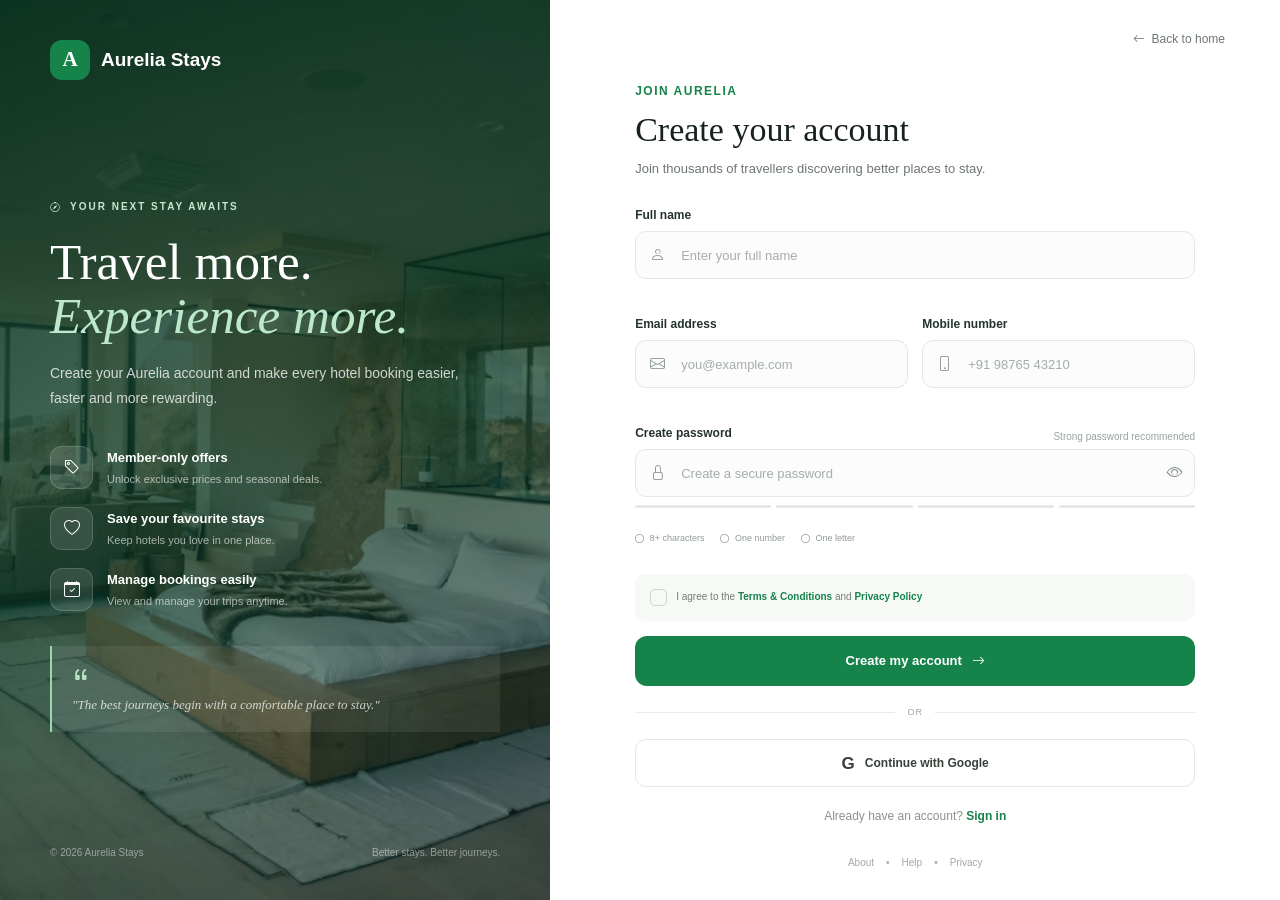
<file: signup.html>
<!DOCTYPE html>
<html lang="en">

<head>

    <meta charset="UTF-8">

    <meta name="viewport"
          content="width=device-width, initial-scale=1.0">

    <title>Create Account | Aurelia Stays</title>


    <!-- Bootstrap -->

    <link
        href="https://cdn.jsdelivr.net/npm/bootstrap@5.3.3/dist/css/bootstrap.min.css"
        rel="stylesheet">


    <!-- Bootstrap Icons -->

    <link
        rel="stylesheet"
        href="https://cdn.jsdelivr.net/npm/bootstrap-icons@1.11.3/font/bootstrap-icons.min.css">


    <!-- Signup CSS -->

    <link
        rel="stylesheet"
        href="./style.css">

</head>


<body>


<div class="signup-page">


    <!-- =================================================
         LEFT BRAND PANEL
    ================================================== -->

    <aside class="signup-side">

        <div class="side-overlay"></div>


        <div class="side-content">


            <!-- Logo -->

            <a href="index.html"
               class="side-logo">

                <span class="logo-mark">
                    A
                </span>

                <span>
                    Aurelia Stays
                </span>

            </a>


            <!-- Main Content -->

            <div class="side-main">

                <span class="side-label">

                    <i class="bi bi-compass"></i>

                    YOUR NEXT STAY AWAITS

                </span>


                <h1>

                    Travel more.
                    <span>Experience more.</span>

                </h1>


                <p>

                    Create your Aurelia account and make every
                    hotel booking easier, faster and more rewarding.

                </p>


                <!-- Benefits -->

                <div class="benefits">


                    <div class="benefit">

                        <div class="benefit-icon">

                            <i class="bi bi-tag"></i>

                        </div>

                        <div>

                            <strong>
                                Member-only offers
                            </strong>

                            <small>
                                Unlock exclusive prices and seasonal deals.
                            </small>

                        </div>

                    </div>


                    <div class="benefit">

                        <div class="benefit-icon">

                            <i class="bi bi-heart"></i>

                        </div>

                        <div>

                            <strong>
                                Save your favourite stays
                            </strong>

                            <small>
                                Keep hotels you love in one place.
                            </small>

                        </div>

                    </div>


                    <div class="benefit">

                        <div class="benefit-icon">

                            <i class="bi bi-calendar-check"></i>

                        </div>

                        <div>

                            <strong>
                                Manage bookings easily
                            </strong>

                            <small>
                                View and manage your trips anytime.
                            </small>

                        </div>

                    </div>


                </div>


                <!-- Quote -->

                <div class="travel-quote">

                    <i class="bi bi-quote"></i>

                    <p>
                        "The best journeys begin with
                        a comfortable place to stay."
                    </p>

                </div>

            </div>


            <!-- Footer -->

            <div class="side-footer">

                <span>
                    © 2026 Aurelia Stays
                </span>

                <span>
                    Better stays. Better journeys.
                </span>

            </div>

        </div>

    </aside>


    <main class="signup-content">


        <!-- Top -->

        <div class="signup-top">


            <!-- Mobile Logo -->

            <a href="index.html"
               class="mobile-logo">

                <span class="mobile-logo-mark">
                    A
                </span>

                <strong>
                    Aurelia Stays
                </strong>

            </a>


            <a href="index.html"
               class="home-link">

                <i class="bi bi-arrow-left"></i>

                Back to home

            </a>

        </div>



        <!-- Signup Card -->

        <div class="signup-card">


            <!-- Heading -->

            <div class="signup-heading">

                <span class="heading-label">
                    JOIN AURELIA
                </span>

                <h2>
                    Create your account
                </h2>

                <p>
                    Join thousands of travellers discovering
                    better places to stay.
                </p>

            </div>



            <!-- Message -->

            <div id="signupMessage"></div>



            <!-- Form -->

            <form id="signupForm"
                  novalidate>


                <!-- Name -->

                <div class="field">

                    <label for="name">
                        Full name
                    </label>

                    <div class="input-box">

                        <i class="bi bi-person"></i>

                        <input
                            type="text"
                            id="name"
                            name="name"
                            placeholder="Enter your full name"
                            autocomplete="name"
                            required>

                    </div>

                    <small id="nameError"></small>

                </div>



                <!-- Email + Phone -->

                <div class="two-fields">


                    <div class="field">

                        <label for="email">
                            Email address
                        </label>

                        <div class="input-box">

                            <i class="bi bi-envelope"></i>

                            <input
                                type="email"
                                id="email"
                                name="email"
                                placeholder="you@example.com"
                                autocomplete="email"
                                required>

                        </div>

                        <small id="emailError"></small>

                    </div>


                    <div class="field">

                        <label for="phone">
                            Mobile number
                        </label>

                        <div class="input-box">

                            <i class="bi bi-phone"></i>

                            <input
                                type="tel"
                                id="phone"
                                name="phone"
                                placeholder="+91 98765 43210"
                                autocomplete="tel"
                                required>

                        </div>

                        <small id="phoneError"></small>

                    </div>


                </div>



                <!-- Password -->

                <div class="field">

                    <div class="label-line">

                        <label for="password">
                            Create password
                        </label>

                        <span id="passwordStrength">
                            Strong password recommended
                        </span>

                    </div>


                    <div class="input-box">

                        <i class="bi bi-lock"></i>

                        <input
                            type="password"
                            id="password"
                            name="password"
                            placeholder="Create a secure password"
                            autocomplete="new-password"
                            required>

                        <button
                            type="button"
                            id="passwordToggle"
                            class="password-toggle">

                            <i class="bi bi-eye"></i>

                        </button>

                    </div>


                    <!-- Password strength -->

                    <div class="strength-bar">

                        <span></span>
                        <span></span>
                        <span></span>
                        <span></span>

                    </div>


                    <small id="passwordError"></small>


                    <div class="password-hints">

                        <span id="lengthRule">
                            <i class="bi bi-circle"></i>
                            8+ characters
                        </span>

                        <span id="numberRule">
                            <i class="bi bi-circle"></i>
                            One number
                        </span>

                        <span id="letterRule">
                            <i class="bi bi-circle"></i>
                            One letter
                        </span>

                    </div>

                </div>



                <!-- Terms -->

                <div class="terms-box">

                    <label>

                        <input
                            type="checkbox"
                            id="terms"
                            name="terms">

                        <span class="checkmark"></span>

                        <span class="terms-text">

                            I agree to the

                            <a href="#">
                                Terms & Conditions
                            </a>

                            and

                            <a href="#">
                                Privacy Policy
                            </a>

                        </span>

                    </label>

                </div>

                <small
                    id="termsError"
                    class="terms-error">
                </small>



                <!-- Submit -->

                <button
                    type="submit"
                    class="signup-button"
                    id="signupButton">

                    <span id="signupButtonText">
                        Create my account
                    </span>

                    <i class="bi bi-arrow-right"></i>

                </button>



                <!-- Divider -->

                <div class="divider">

                    <span></span>

                    <small>
                        OR
                    </small>

                    <span></span>

                </div>



                <!-- Google -->

                <button
                    type="button"
                    class="google-button"
                    id="googleButton">

                    <span class="google-letter">
                        G
                    </span>

                    Continue with Google

                </button>



                <!-- Login -->

                <p class="login-text">

                    Already have an account?

                    <a href="login.html">
                        Sign in
                    </a>

                </p>


            </form>

        </div>



        <!-- Footer -->

        <div class="signup-footer">

            <a href="about.html">
                About
            </a>

            <span>•</span>

            <a href="contact.html">
                Help
            </a>

            <span>•</span>

            <a href="#">
                Privacy
            </a>

        </div>


    </main>

</div>



<!-- Bootstrap -->

<script
    src="https://cdn.jsdelivr.net/npm/bootstrap@5.3.3/dist/js/bootstrap.bundle.min.js">
</script>


<!-- Signup JS -->

<script src="./script.js"></script>

</body>

</html>
</file>
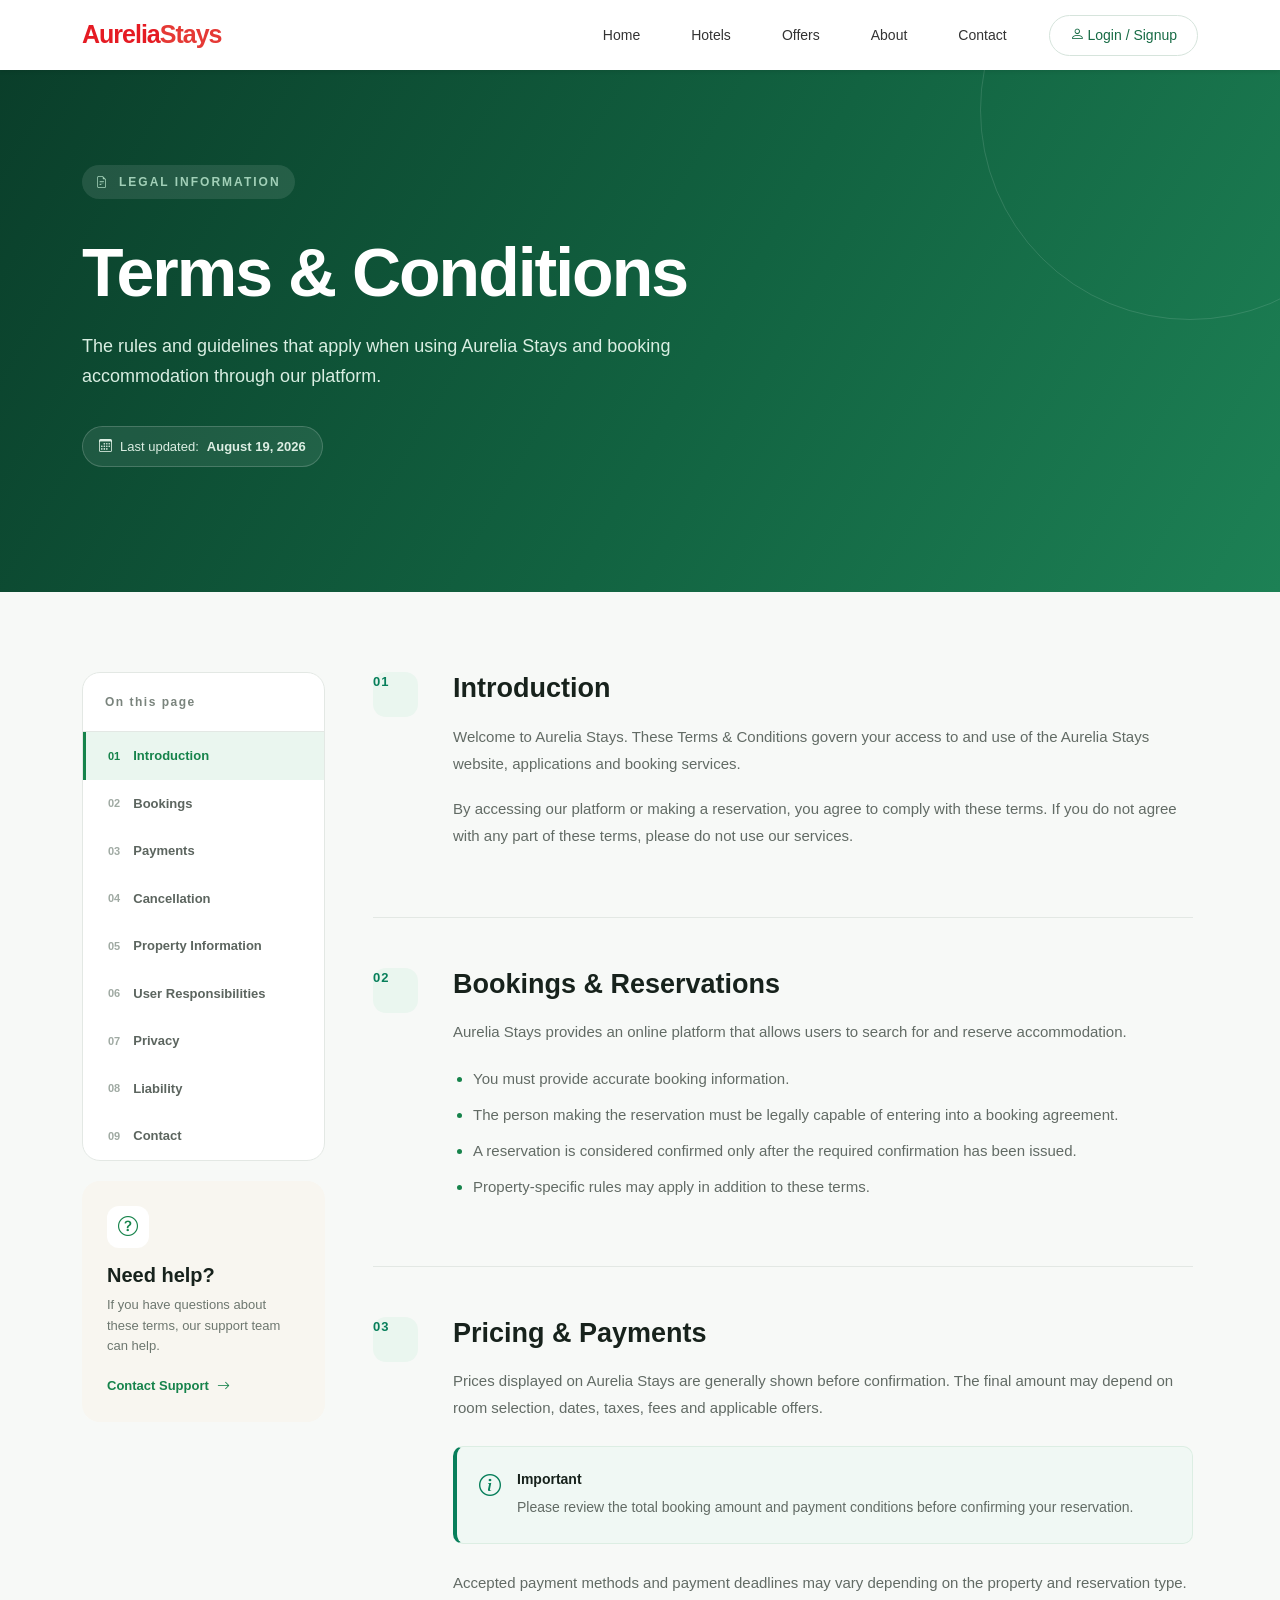
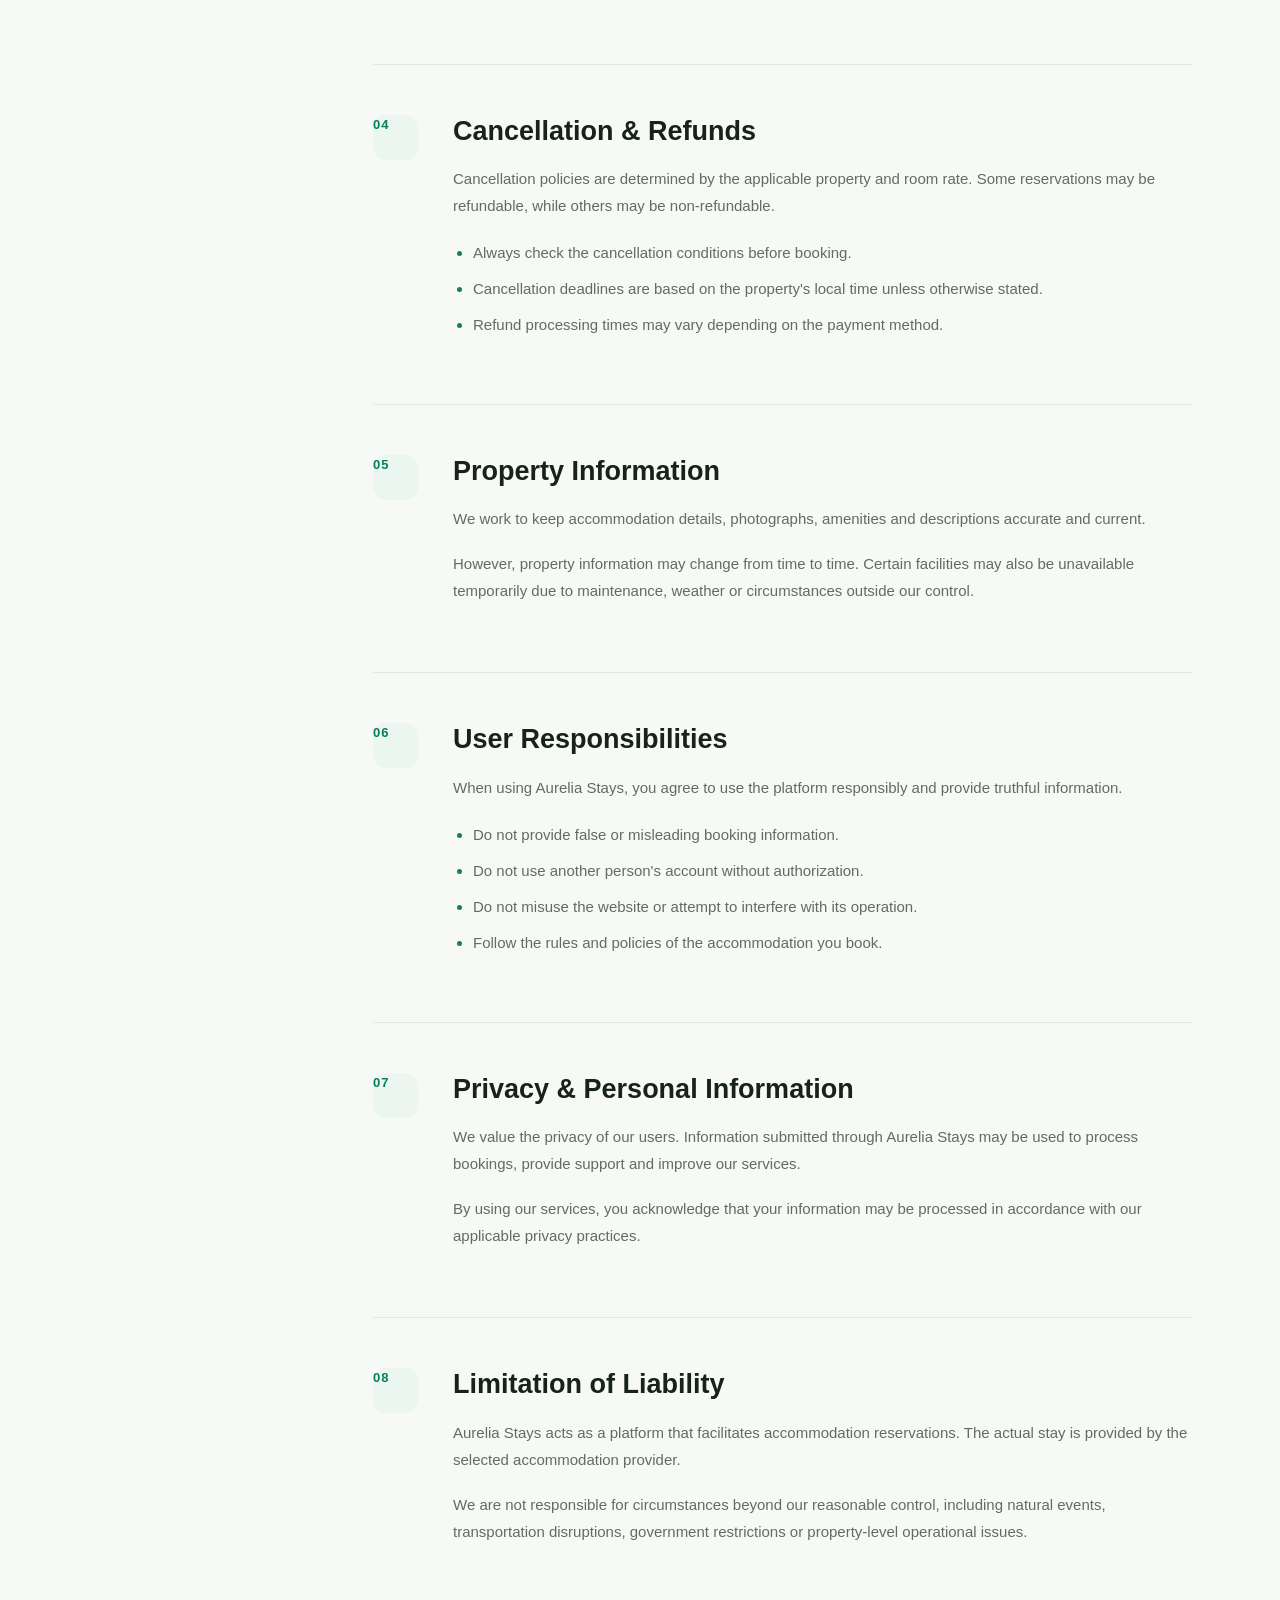
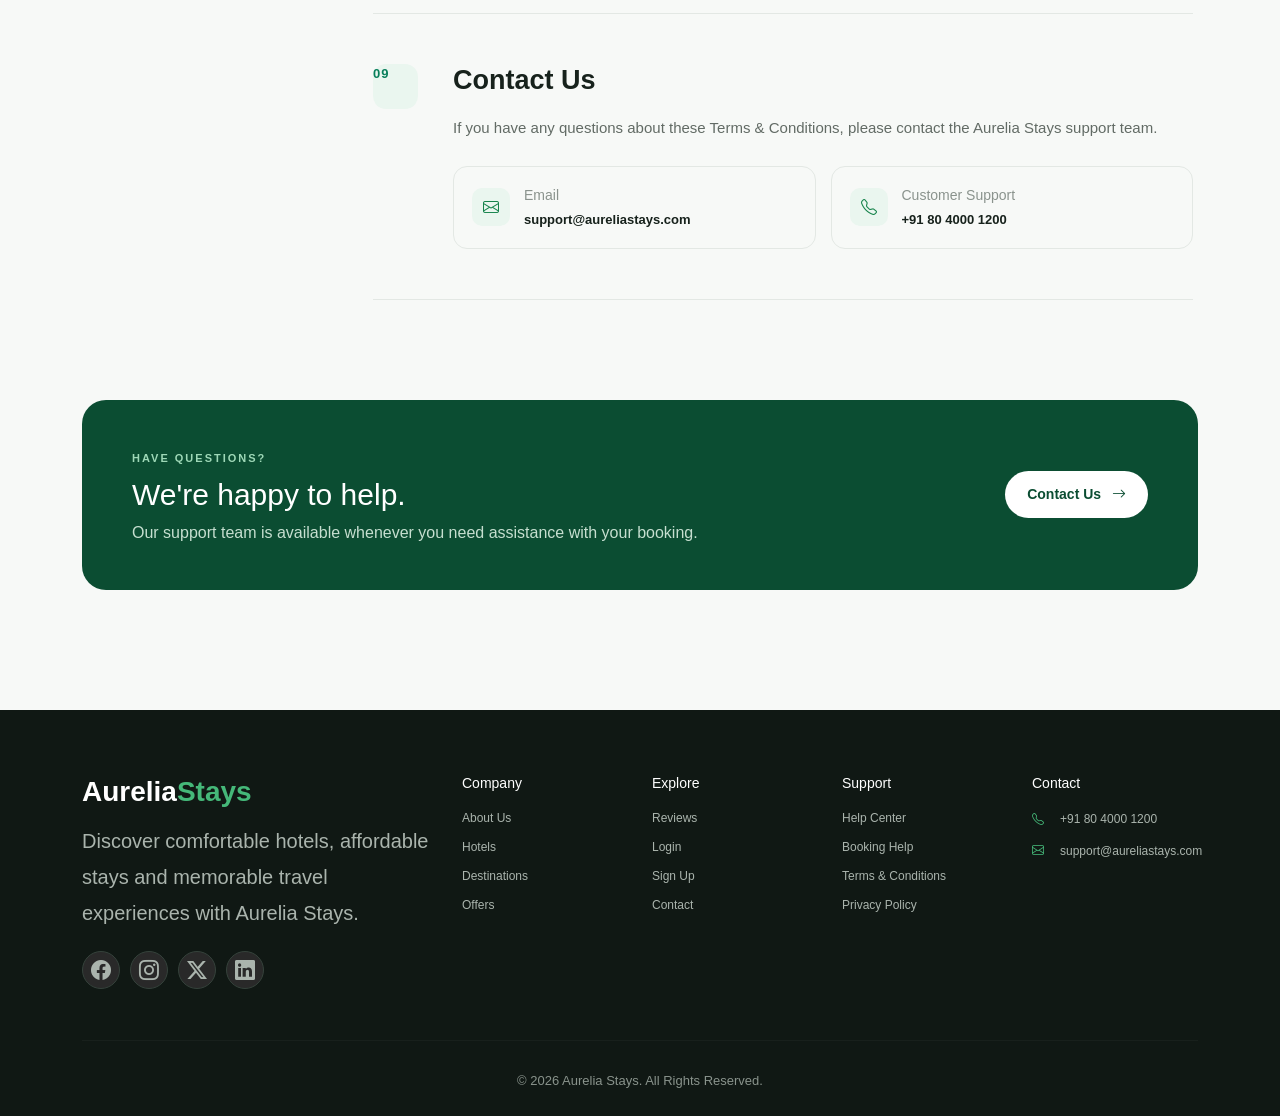
<file: terms.html>
<!DOCTYPE html>
<html lang="en">

<head>

    <meta charset="UTF-8">

    <meta name="viewport"
          content="width=device-width, initial-scale=1.0">

    <title>Terms & Conditions | Aurelia Stays</title>

    <!-- Bootstrap -->
    <link href="https://cdn.jsdelivr.net/npm/bootstrap@5.3.3/dist/css/bootstrap.min.css"
          rel="stylesheet">

    <!-- Bootstrap Icons -->
    <link href="https://cdn.jsdelivr.net/npm/bootstrap-icons@1.11.3/font/bootstrap-icons.css"
          rel="stylesheet">

    <!-- Terms CSS -->
    <link rel="stylesheet"
          href="./style.css">

</head>

<body>


<!-- ================= NAVBAR ================= -->

    <nav class="navbar navbar-expand-lg bg-white shadow-sm sticky-top">
        <div class="container">

            <a class="navbar-brand fw-bold logo" href="index.html">
                Aurelia<span>Stays</span>
            </a>

            <button class="navbar-toggler" type="button" data-bs-toggle="collapse" data-bs-target="#mainNavbar">
                <span class="navbar-toggler-icon"></span>
            </button>

            <div class="collapse navbar-collapse" id="mainNavbar">

                <ul class="navbar-nav ms-auto align-items-lg-center">

                    <li class="nav-item">
                        <a class="nav-link" href="index.html">
                            Home
                        </a>
                    </li>

                    <li class="nav-item">
                        <a class="nav-link" href="hotels.html">
                            Hotels
                        </a>
                    </li>

                    <li class="nav-item">
                        <a class="nav-link" href="offers.html">
                            Offers
                        </a>
                    </li>

                    <li class="nav-item">
                        <a class="nav-link" href="about.html">
                            About
                        </a>
                    </li>

                    <li class="nav-item">
                        <a class="nav-link" href="contact.html">
                            Contact
                        </a>
                    </li>

                    <li class="nav-item ms-lg-3">
                        <a href="login.html" class="btn login-btn">
                            <i class="bi bi-person"></i>
                            Login / Signup
                        </a>
                    </li>

                </ul>

            </div>
        </div>
    </nav>



<!-- ================= HERO ================= -->

<section class="terms-hero">

    <div class="container">

        <div class="hero-content">

            <span class="hero-label">
                <i class="bi bi-file-earmark-text"></i>
                LEGAL INFORMATION
            </span>

            <h1>
                Terms & Conditions
            </h1>

            <p>
                The rules and guidelines that apply when
                using Aurelia Stays and booking accommodation
                through our platform.
            </p>

            <div class="last-updated">

                <i class="bi bi-calendar3"></i>

                Last updated:
                <strong>August 19, 2026</strong>

            </div>

        </div>

    </div>

</section>



<!-- ================= MAIN CONTENT ================= -->

<section class="terms-section">

    <div class="container">

        <div class="row g-5">


            <!-- SIDEBAR -->

            <div class="col-lg-3">

                <div class="terms-sidebar">

                    <div class="sidebar-title">
                        On this page
                    </div>


                    <a href="#introduction"
                       class="sidebar-link active">
                        <span>01</span>
                        Introduction
                    </a>


                    <a href="#bookings"
                       class="sidebar-link">
                        <span>02</span>
                        Bookings
                    </a>


                    <a href="#payments"
                       class="sidebar-link">
                        <span>03</span>
                        Payments
                    </a>


                    <a href="#cancellation"
                       class="sidebar-link">
                        <span>04</span>
                        Cancellation
                    </a>


                    <a href="#property"
                       class="sidebar-link">
                        <span>05</span>
                        Property Information
                    </a>


                    <a href="#user"
                       class="sidebar-link">
                        <span>06</span>
                        User Responsibilities
                    </a>


                    <a href="#privacy"
                       class="sidebar-link">
                        <span>07</span>
                        Privacy
                    </a>


                    <a href="#liability"
                       class="sidebar-link">
                        <span>08</span>
                        Liability
                    </a>


                    <a href="#contact"
                       class="sidebar-link">
                        <span>09</span>
                        Contact
                    </a>

                </div>


                <div class="help-card">

                    <div class="help-icon">
                        <i class="bi bi-question-circle"></i>
                    </div>

                    <h5>
                        Need help?
                    </h5>

                    <p>
                        If you have questions about these
                        terms, our support team can help.
                    </p>

                    <a href="contact.html">
                        Contact Support
                        <i class="bi bi-arrow-right"></i>
                    </a>

                </div>

            </div>



            <!-- CONTENT -->

            <div class="col-lg-9">

                <div class="terms-content">


                    <!-- INTRODUCTION -->

                    <article id="introduction"
                             class="terms-block">

                        <div class="section-number">
                            01
                        </div>

                        <div>

                            <h2>
                                Introduction
                            </h2>

                            <p>
                                Welcome to Aurelia Stays. These Terms
                                & Conditions govern your access to and
                                use of the Aurelia Stays website,
                                applications and booking services.
                            </p>

                            <p>
                                By accessing our platform or making a
                                reservation, you agree to comply with
                                these terms. If you do not agree with
                                any part of these terms, please do not
                                use our services.
                            </p>

                        </div>

                    </article>



                    <!-- BOOKINGS -->

                    <article id="bookings"
                             class="terms-block">

                        <div class="section-number">
                            02
                        </div>

                        <div>

                            <h2>
                                Bookings & Reservations
                            </h2>

                            <p>
                                Aurelia Stays provides an online
                                platform that allows users to search
                                for and reserve accommodation.
                            </p>

                            <ul>

                                <li>
                                    You must provide accurate booking
                                    information.
                                </li>

                                <li>
                                    The person making the reservation
                                    must be legally capable of entering
                                    into a booking agreement.
                                </li>

                                <li>
                                    A reservation is considered
                                    confirmed only after the required
                                    confirmation has been issued.
                                </li>

                                <li>
                                    Property-specific rules may apply
                                    in addition to these terms.
                                </li>

                            </ul>

                        </div>

                    </article>



                    <!-- PAYMENTS -->

                    <article id="payments"
                             class="terms-block">

                        <div class="section-number">
                            03
                        </div>

                        <div>

                            <h2>
                                Pricing & Payments
                            </h2>

                            <p>
                                Prices displayed on Aurelia Stays are
                                generally shown before confirmation.
                                The final amount may depend on room
                                selection, dates, taxes, fees and
                                applicable offers.
                            </p>


                            <div class="info-box">

                                <i class="bi bi-info-circle"></i>

                                <div>

                                    <strong>
                                        Important
                                    </strong>

                                    <p>
                                        Please review the total booking
                                        amount and payment conditions
                                        before confirming your reservation.
                                    </p>

                                </div>

                            </div>


                            <p>
                                Accepted payment methods and payment
                                deadlines may vary depending on the
                                property and reservation type.
                            </p>

                        </div>

                    </article>



                    <!-- CANCELLATION -->

                    <article id="cancellation"
                             class="terms-block">

                        <div class="section-number">
                            04
                        </div>

                        <div>

                            <h2>
                                Cancellation & Refunds
                            </h2>

                            <p>
                                Cancellation policies are determined by
                                the applicable property and room rate.
                                Some reservations may be refundable,
                                while others may be non-refundable.
                            </p>

                            <ul>

                                <li>
                                    Always check the cancellation
                                    conditions before booking.
                                </li>

                                <li>
                                    Cancellation deadlines are based
                                    on the property's local time unless
                                    otherwise stated.
                                </li>

                                <li>
                                    Refund processing times may vary
                                    depending on the payment method.
                                </li>

                            </ul>

                        </div>

                    </article>



                    <!-- PROPERTY -->

                    <article id="property"
                             class="terms-block">

                        <div class="section-number">
                            05
                        </div>

                        <div>

                            <h2>
                                Property Information
                            </h2>

                            <p>
                                We work to keep accommodation details,
                                photographs, amenities and descriptions
                                accurate and current.
                            </p>

                            <p>
                                However, property information may change
                                from time to time. Certain facilities
                                may also be unavailable temporarily due
                                to maintenance, weather or circumstances
                                outside our control.
                            </p>

                        </div>

                    </article>



                    <!-- USER RESPONSIBILITIES -->

                    <article id="user"
                             class="terms-block">

                        <div class="section-number">
                            06
                        </div>

                        <div>

                            <h2>
                                User Responsibilities
                            </h2>

                            <p>
                                When using Aurelia Stays, you agree to
                                use the platform responsibly and provide
                                truthful information.
                            </p>

                            <ul>

                                <li>
                                    Do not provide false or misleading
                                    booking information.
                                </li>

                                <li>
                                    Do not use another person's account
                                    without authorization.
                                </li>

                                <li>
                                    Do not misuse the website or attempt
                                    to interfere with its operation.
                                </li>

                                <li>
                                    Follow the rules and policies of
                                    the accommodation you book.
                                </li>

                            </ul>

                        </div>

                    </article>



                    <!-- PRIVACY -->

                    <article id="privacy"
                             class="terms-block">

                        <div class="section-number">
                            07
                        </div>

                        <div>

                            <h2>
                                Privacy & Personal Information
                            </h2>

                            <p>
                                We value the privacy of our users.
                                Information submitted through Aurelia
                                Stays may be used to process bookings,
                                provide support and improve our services.
                            </p>

                            <p>
                                By using our services, you acknowledge
                                that your information may be processed
                                in accordance with our applicable privacy
                                practices.
                            </p>

                        </div>

                    </article>



                    <!-- LIABILITY -->

                    <article id="liability"
                             class="terms-block">

                        <div class="section-number">
                            08
                        </div>

                        <div>

                            <h2>
                                Limitation of Liability
                            </h2>

                            <p>
                                Aurelia Stays acts as a platform that
                                facilitates accommodation reservations.
                                The actual stay is provided by the
                                selected accommodation provider.
                            </p>

                            <p>
                                We are not responsible for circumstances
                                beyond our reasonable control, including
                                natural events, transportation disruptions,
                                government restrictions or property-level
                                operational issues.
                            </p>

                        </div>

                    </article>



                    <!-- CONTACT -->

                    <article id="contact"
                             class="terms-block">

                        <div class="section-number">
                            09
                        </div>

                        <div>

                            <h2>
                                Contact Us
                            </h2>

                            <p>
                                If you have any questions about these
                                Terms & Conditions, please contact the
                                Aurelia Stays support team.
                            </p>


                            <div class="contact-box">

                                <div>

                                    <i class="bi bi-envelope"></i>

                                    <div>

                                        <small>
                                            Email
                                        </small>

                                        <strong>
                                            support@aureliastays.com
                                        </strong>

                                    </div>

                                </div>


                                <div>

                                    <i class="bi bi-telephone"></i>

                                    <div>

                                        <small>
                                            Customer Support
                                        </small>

                                        <strong>
                                            +91 80 4000 1200
                                        </strong>

                                    </div>

                                </div>

                            </div>

                        </div>

                    </article>


                </div>

            </div>

        </div>

    </div>

</section>



<!-- ================= CTA ================= -->

<section class="terms-cta">

    <div class="container">

        <div class="cta-card">

            <div>

                <span>
                    HAVE QUESTIONS?
                </span>

                <h2>
                    We're happy to help.
                </h2>

                <p>
                    Our support team is available whenever
                    you need assistance with your booking.
                </p>

            </div>

            <a href="contact.html"
               class="cta-button">

                Contact Us

                <i class="bi bi-arrow-right"></i>

            </a>

        </div>

    </div>

</section>



<!-- ================= FOOTER ================= -->

    <footer class="footer">

        <div class="container">

            <div class="row g-4">

                <!-- BRAND -->
                <div class="col-lg-4 col-md-6">

                    <h3 class="footer-logo">
                        Aurelia<span>Stays</span>
                    </h3>

                    <p class="fs-5">
                        Discover comfortable hotels, affordable stays and
                        memorable travel experiences with Aurelia Stays.
                    </p>

                    <div class="social-icons">

                        <a href="#" aria-label="Facebook">
                            <i class="bi bi-facebook fs-5"></i>
                        </a>

                        <a href="#" aria-label="Instagram">
                            <i class="bi bi-instagram fs-5"></i>
                        </a>

                        <a href="#" aria-label="Twitter">
                            <i class="bi bi-twitter-x fs-5"></i>
                        </a>

                        <a href="#" aria-label="LinkedIn">
                            <i class="bi bi-linkedin fs-5"></i>
                        </a>

                    </div>

                </div>


                <!-- COMPANY -->
                <div class="col-lg-2 col-md-6">

                    <h5>Company</h5>

                    <a href="about.html">About Us</a>

                    <a href="hotels.html">Hotels</a>

                    <a href="destinations.html">Destinations</a>

                    <a href="offers.html">Offers</a>

                </div>


                <!-- EXPLORE -->
                <div class="col-lg-2 col-md-6">

                    <h5>Explore</h5>

                    <a href="reviews.html">Reviews</a>

                    <a href="login.html">Login</a>

                    <a href="signup.html">Sign Up</a>

                    <a href="contact.html">Contact</a>

                </div>


                <!-- SUPPORT -->
                <div class="col-lg-2 col-md-6">

                    <h5>Support</h5>

                    <a href="contact.html">Help Center</a>

                    <a href="contact.html">Booking Help</a>

                    <a href="terms.html">Terms & Conditions</a>

                    <a href="privacy.html">Privacy Policy</a>

                </div>


                <!-- CONTACT -->
                <div class="col-lg-2 col-md-6">

                    <h5>Contact</h5>

                    <p class="footer-contact">

                        <i class="bi bi-telephone"></i>

                        +91 80 4000 1200

                    </p>

                    <p class="footer-contact">

                        <i class="bi bi-envelope"></i>

                        support@aureliastays.com

                    </p>

                </div>

            </div>


            <hr>


            <div class="copyright text-center">

                © 2026 Aurelia Stays. All Rights Reserved.

            </div>

        </div>

    </footer>



<script src="https://cdn.jsdelivr.net/npm/bootstrap@5.3.3/dist/js/bootstrap.bundle.min.js"></script>

<script src="./script.js"></script>

</body>

</html>
</file>
<file: style.css>
* {
    margin: 0;
    padding: 0;
    box-sizing: border-box;
}

body {
    font-family: "Poppins", sans-serif;
    color: #222;
    background: #fff;
}

.logo {
    font-size: 25px;
    color: #e51b23 !important;
    letter-spacing: -1px;
}

.logo span,
.footer-logo span {
    color: #222;
}

.navbar {
    min-height: 70px;
}

.nav-link {
    font-size: 14px;
    font-weight: 500;
    color: #333 !important;
    margin: 0 8px;
}

.nav-link:hover {
    color: #e51b23 !important;
}

.login-btn {
    border: 1px solid #ddd;
    border-radius: 6px;
    padding: 9px 16px;
    font-size: 14px;
    font-weight: 500;
}

.login-btn:hover {
    background: #f8f8f8;
    color: black !important;
}


/* ================= HERO ================= */

.hero-section {
    background:
        linear-gradient(
            rgba(0, 0, 0, .55),
            rgba(0, 0, 0, .55)
        ),
        url("./images/home-b1.avif");

    background-size: cover;
    background-position: center;

    min-height: 500px;

    display: flex;
    align-items: center;

    padding: 80px 0;
}

.hero-content {
    color: white;
    margin-bottom: 35px;
}

.hero-content h1 {
    font-size: 42px;
    font-weight: 700;
}

.hero-content h1 span {
    color: #ffd43b;
}

.hero-content p {
    font-size: 17px;
    margin-top: 15px;
}

.search-box {
    background: white;
    border-radius: 10px;
    padding: 8px;
    box-shadow: 0 8px 30px rgba(0,0,0,.2);
}

.search-item {
    padding: 10px 15px;
    border-right: 1px solid #ddd;
    position: relative;
}

.search-item label {
    display: block;
    font-size: 12px;
    font-weight: 600;
    color: #555;
    margin-bottom: 5px;
}

.search-item label i {
    color: #e51b23;
}

.search-item .form-control,
.search-item .form-select {
    border: 0;
    box-shadow: none;
    padding-left: 0;
    font-size: 13px;
}

.near-btn {
    position: absolute;
    right: 15px;
    bottom: 14px;
    border: 0;
    background: transparent;
    color: #e51b23;
    font-size: 11px;
    font-weight: 600;
}

.search-btn {
    width: 100%;
    height: 65px;
    border: 0;
    border-radius: 7px;
    background: #e51b23;
    color: white;
    font-weight: 600;
    transition: .3s;
}

.search-btn:hover {
    background: #c9141b;
}


.section-padding {
    padding: 70px 0;
}

.section-heading {
    display: flex;
    justify-content: space-between;
    align-items: center;
    margin-bottom: 30px;
}

.section-heading h2 {
    font-size: 27px;
    font-weight: 700;
    margin-bottom: 5px;
}

.section-heading p {
    color: #777;
    margin: 0;
    font-size: 14px;
}

.view-all {
    color: #e51b23;
    text-decoration: none;
    font-size: 14px;
    font-weight: 600;
}


.city-card {
    height: 210px;
    border-radius: 10px;
    overflow: hidden;
    position: relative;
    cursor: pointer;
}

.city-card img {
    width: 100%;
    height: 100%;
    object-fit: cover;
    transition: .4s;
}

.city-card:hover img {
    transform: scale(1.08);
}

.city-card::after {
    content: "";
    position: absolute;
    inset: 0;
    background: linear-gradient(
        transparent,
        rgba(0,0,0,.8)
    );
}

.city-overlay {
    position: absolute;
    bottom: 15px;
    left: 15px;
    color: white;
    z-index: 2;
}

.city-overlay h5 {
    margin: 0;
    font-size: 17px;
}

.city-overlay span {
    font-size: 11px;
}


.deals-section {
    background: #f7f7f7;
    padding: 70px 0;
}

.deal-card {
    background: white;
    border-radius: 10px;
    padding: 25px;
    display: flex;
    gap: 18px;
    height: 100%;
    border: 1px solid #eee;
    transition: .3s;
}

.deal-card:hover {
    transform: translateY(-5px);
    box-shadow: 0 8px 25px rgba(0,0,0,.08);
}

.deal-icon {
    min-width: 55px;
    height: 55px;
    border-radius: 50%;
    background: #fff0f0;
    color: #e51b23;
    display: flex;
    align-items: center;
    justify-content: center;
    font-size: 24px;
}

.deal-card h4 {
    font-size: 17px;
    font-weight: 600;
}

.deal-card p {
    color: #777;
    font-size: 13px;
}

.deal-card strong {
    color: #e51b23;
    font-size: 11px;
}


.hotel-card {
    background: white;
    border-radius: 10px;
    overflow: hidden;
    border: 1px solid #e5e5e5;
    transition: .3s;
    height: 100%;
}

.hotel-card:hover {
    transform: translateY(-5px);
    box-shadow: 0 10px 30px rgba(0,0,0,.1);
}

.hotel-image {
    height: 220px;
    position: relative;
    overflow: hidden;
}

.hotel-image img {
    width: 100%;
    height: 100%;
    object-fit: cover;
    transition: .4s;
}

.hotel-card:hover .hotel-image img {
    transform: scale(1.05);
}

.discount {
    position: absolute;
    top: 12px;
    left: 12px;
    background: #e51b23;
    color: white;
    padding: 5px 9px;
    border-radius: 4px;
    font-size: 10px;
    font-weight: 600;
}

.heart-btn {
    position: absolute;
    top: 12px;
    right: 12px;
    width: 35px;
    height: 35px;
    border: 0;
    border-radius: 50%;
    background: white;
    color: #555;
}

.heart-btn:hover {
    color: #e51b23;
}

.hotel-content {
    padding: 18px;
}

.rating {
    color: #e51b23;
    font-size: 12px;
    margin-bottom: 8px;
}

.rating span {
    background: #e51b23;
    color: white;
    padding: 3px 6px;
    border-radius: 4px;
    margin-right: 5px;
}

.rating i {
    font-size: 10px;
}

.rating small {
    color: #777;
}

.hotel-content h4 {
    font-size: 17px;
    font-weight: 600;
    margin-bottom: 7px;
}

.hotel-content p {
    color: #777;
    font-size: 12px;
}

.hotel-content p i {
    color: #e51b23;
}

.price {
    margin: 15px 0;
}

.price strong {
    font-size: 22px;
}

.price del {
    color: #999;
    font-size: 13px;
    margin-left: 6px;
}

.price span {
    color: #777;
    font-size: 11px;
}

.book-btn {
    background: #e51b23;
    color: white;
    border-radius: 5px;
    font-size: 13px;
    padding: 10px;
}

.book-btn:hover {
    background: #c9141b;
    color: white;
}


.why-section {
    background: #f8f8f8;
    padding: 70px 0;
}

.feature-box {
    background: white;
    text-align: center;
    padding: 35px 25px;
    border-radius: 10px;
    height: 100%;
}

.feature-box > i {
    font-size: 40px;
    color: #e51b23;
}

.feature-box h4 {
    margin-top: 18px;
    font-size: 18px;
}

.feature-box p {
    color: #777;
    font-size: 13px;
    line-height: 1.7;
}

.newsletter-section {
    padding: 60px 0;
}

.newsletter-box {
    background: #211f20;
    color: white;
    padding: 40px;
    border-radius: 12px;

    display: flex;
    justify-content: space-between;
    align-items: center;
    gap: 30px;
}

.newsletter-box h2 {
    font-size: 25px;
}

.newsletter-box p {
    color: #bbb;
    margin: 0;
    font-size: 13px;
}

.newsletter-form {
    display: flex;
    min-width: 400px;
}

.newsletter-form input {
    flex: 1;
    border: 0;
    padding: 13px 15px;
    outline: none;
    border-radius: 5px 0 0 5px;
}

.newsletter-form button {
    border: 0;
    background: #e51b23;
    color: white;
    padding: 0 20px;
    border-radius: 0 5px 5px 0;
}

.footer {
    background: #151515;
    color: white;
    padding: 60px 0 20px;
}

.footer-logo {
    color: #e51b23;
    font-weight: 700;
}

.footer p {
    color: #aaa;
    font-size: 13px;
    line-height: 1.8;
}

.footer h5 {
    font-size: 15px;
    margin-bottom: 18px;
}

.footer a {
    display: block;
    text-decoration: none;
    color: #aaa;
    font-size: 13px;
    margin-bottom: 10px;
}

.footer a:hover {
    color: white;
}

.social-icons {
    display: flex;
    gap: 10px;
    margin-top: 15px;
}

.social-icons a {
    width: 35px;
    height: 35px;
    background: #292929;
    border-radius: 50%;
    display: flex;
    align-items: center;
    justify-content: center;
}

.social-icons a:hover {
    background: #e51b23;
}

.footer-contact i {
    color: #e51b23;
    margin-right: 7px;
}

.footer hr {
    border-color: #333;
    margin-top: 40px;
}

.copyright {
    color: #777;
    font-size: 12px;
    padding-top: 15px;
}

@media (max-width: 991px) {

    .search-item {
        border-right: 0;
        border-bottom: 1px solid #eee;
    }

    .search-btn {
        height: 50px;
        margin-top: 10px;
    }

    .hero-content h1 {
        font-size: 32px;
    }

    .newsletter-box {
        flex-direction: column;
        align-items: stretch;
    }

    .newsletter-form {
        min-width: 100%;
    }

}

@media (max-width: 576px) {

    .section-padding {
        padding: 45px 0;
    }

    .hero-section {
        padding: 60px 0;
    }

    .hero-content h1 {
        font-size: 27px;
    }

    .section-heading {
        display: block;
    }

    .view-all {
        display: inline-block;
        margin-top: 10px;
    }

    .newsletter-box {
        padding: 25px;
    }

    .newsletter-form {
        display: block;
    }

    .newsletter-form input,
    .newsletter-form button {
        width: 100%;
        height: 45px;
        border-radius: 5px;
        margin-bottom: 5px;
    }

}

* {
    margin: 0;
    padding: 0;
    box-sizing: border-box;
}

body {
    font-family: "Poppins", sans-serif;
    color: #222;
    background: #f7f7f7;
}


.logo {
    font-size: 25px;
    color: #222;
}

.logo span {
    color: #e51b23;
}

.navbar .nav-link {
    color: #444;
    font-size: 14px;
    font-weight: 500;
    margin-left: 12px;
}

.navbar .nav-link:hover,
.navbar .nav-link.active {
    color: #e51b23;
}

.login-btn {
    border: 1px solid #e51b23;
    color: #e51b23;
    font-size: 13px;
    padding: 8px 15px;
}

.login-btn:hover {
    background: #e51b23;
    color: #fff;
}


.hotel-page {
    background: #f7f7f7;
    min-height: 100vh;
    padding: 30px 0 70px;
}


.breadcrumb-area {
    margin-bottom: 25px;
}

.breadcrumb-area span {
    color: #777;
    font-size: 13px;
}

.breadcrumb-area a {
    color: #e51b23;
    text-decoration: none;
}

.breadcrumb-area i {
    font-size: 9px;
    margin: 0 7px;
}


.search-summary {
    background: #fff;
    border: 1px solid #e5e5e5;
    border-radius: 8px;
    padding: 20px;
    margin-bottom: 25px;
}

.search-summary h4 {
    font-size: 19px;
    font-weight: 600;
    margin-bottom: 6px;
}

.search-summary p {
    color: #777;
    font-size: 13px;
    margin: 0;
}

.modify-search {
    border: 1px solid #e51b23;
    color: #e51b23;
    background: #fff;
    padding: 9px 16px;
    border-radius: 5px;
    font-size: 13px;
    font-weight: 500;
}

.modify-search:hover {
    background: #e51b23;
    color: #fff;
}

.filter-box {
    background: #fff;
    border: 1px solid #e5e5e5;
    border-radius: 8px;
    padding: 20px;
    position: sticky;
    top: 90px;
}

.filter-header {
    display: flex;
    justify-content: space-between;
    align-items: center;
}

.filter-box h5 {
    font-size: 17px;
    font-weight: 600;
    margin: 0;
}

.clear-small {
    border: none;
    background: transparent;
    color: #e51b23;
    font-size: 12px;
    cursor: pointer;
}

.filter-section {
    border-top: 1px solid #eee;
    padding-top: 18px;
    margin-top: 18px;
}

.filter-title {
    font-size: 13px;
    font-weight: 600;
    margin-bottom: 13px;
}


.price-range {
    width: 100%;
    accent-color: #e51b23;
    cursor: pointer;
}

.price-values {
    display: flex;
    justify-content: space-between;
    margin-top: 8px;
    color: #777;
    font-size: 12px;
}

.price-values strong {
    color: #e51b23;
}


.filter-check {
    display: flex;
    align-items: center;
    gap: 9px;
    margin-bottom: 11px;
    cursor: pointer;
    color: #555;
    font-size: 12px;
}

.filter-check input {
    width: 15px;
    height: 15px;
    accent-color: #e51b23;
    cursor: pointer;
}

.filter-check:hover {
    color: #e51b23;
}


.clear-filter {
    width: 100%;
    background: transparent;
    border: 1px solid #ddd;
    padding: 9px;
    border-radius: 5px;
    font-size: 12px;
    margin-top: 20px;
    color: #555;
}

.clear-filter:hover {
    border-color: #e51b23;
    color: #e51b23;
}


.listing-top {
    background: #fff;
    border: 1px solid #e5e5e5;
    border-radius: 8px;
    padding: 15px 18px;
    margin-bottom: 18px;

    display: flex;
    justify-content: space-between;
    align-items: center;
}

.listing-top h3 {
    font-size: 19px;
    margin: 0;
    font-weight: 600;
}

.listing-top p {
    color: #777;
    font-size: 12px;
    margin: 5px 0 0;
}

.sort-select {
    width: 190px;
    font-size: 12px;
}


.listing-card {
    background: #fff;
    border: 1px solid #e5e5e5;
    border-radius: 8px;
    overflow: hidden;
    margin-bottom: 20px;
    transition: .3s;
}

.listing-card:hover {
    box-shadow: 0 8px 25px rgba(0, 0, 0, .08);
}


.listing-image {
    height: 245px;
    position: relative;
    overflow: hidden;
}

.listing-image img {
    width: 100%;
    height: 100%;
    object-fit: cover;
    transition: .4s;
}

.listing-card:hover .listing-image img {
    transform: scale(1.05);
}

.listing-discount {
    position: absolute;
    top: 12px;
    left: 12px;

    background: #e51b23;
    color: #fff;

    padding: 5px 9px;

    border-radius: 4px;

    font-size: 10px;
    font-weight: 600;
}

.listing-heart {
    position: absolute;
    top: 12px;
    right: 12px;

    width: 36px;
    height: 36px;

    border: none;
    background: #fff;

    border-radius: 50%;

    cursor: pointer;

    transition: .2s;
}

.listing-heart:hover {
    transform: scale(1.08);
}

.listing-heart i {
    font-size: 17px;
}

.listing-heart.active {
    color: #e51b23;
}


/* =====================================================
   HOTEL CONTENT
===================================================== */

.listing-content {
    padding: 20px;
}

.listing-content h4 {
    font-size: 19px;
    font-weight: 600;
    margin: 10px 0 7px;
}

.location-text {
    color: #777;
    font-size: 12px;
}

.location-text i {
    color: #e51b23;
    margin-right: 3px;
}


/* =====================================================
   RATING
===================================================== */

.rating-box {
    display: inline-flex;
    align-items: center;
    gap: 5px;

    background: #e51b23;
    color: #fff;

    padding: 4px 7px;

    border-radius: 4px;

    font-size: 11px;
}

.rating-text {
    color: #777;
    font-size: 11px;
    margin-left: 5px;
}


/* =====================================================
   AMENITIES
===================================================== */

.amenities {
    display: flex;
    flex-wrap: wrap;
    gap: 7px;
    margin: 15px 0;
}

.amenity {
    background: #f5f5f5;
    color: #555;

    padding: 5px 8px;

    border-radius: 4px;

    font-size: 10px;
}

.amenity i {
    color: #e51b23;
    margin-right: 3px;
}


/* =====================================================
   HOTEL BOTTOM
===================================================== */

.hotel-bottom {
    display: flex;
    justify-content: space-between;
    align-items: flex-end;
    gap: 15px;
}


/* =====================================================
   PRICE
===================================================== */

.listing-price {
    display: flex;
    align-items: center;
    gap: 7px;
}

.listing-price strong {
    font-size: 23px;
}

.listing-price del {
    color: #999;
    font-size: 12px;
}

.listing-price span {
    color: #777;
    font-size: 11px;
}

.tax-text {
    color: #999;
    font-size: 10px;
    margin-top: 2px;
}


/* =====================================================
   DETAILS BUTTON
===================================================== */

.details-btn {
    background: #e51b23;
    color: #fff;

    border: none;

    padding: 9px 18px;

    border-radius: 5px;

    font-size: 12px;

    text-decoration: none;

    display: inline-block;

    transition: .2s;
}

.details-btn:hover {
    background: #c9141b;
    color: #fff;
}


/* =====================================================
   NO HOTELS
===================================================== */

.no-hotels {
    background: #fff;

    border: 1px solid #e5e5e5;

    border-radius: 8px;

    text-align: center;

    padding: 60px 20px;

    margin-bottom: 20px;
}

.no-hotels i {
    font-size: 40px;
    color: #e51b23;
}

.no-hotels h4 {
    margin-top: 15px;
    font-size: 19px;
}

.no-hotels p {
    color: #777;
    font-size: 13px;
    margin-bottom: 20px;
}


/* =====================================================
   PAGINATION
===================================================== */

.pagination .page-link {
    color: #e51b23;
    font-size: 12px;
}

.pagination .active .page-link {
    background: #e51b23;
    border-color: #e51b23;
    color: #fff;
}


/* =====================================================
   FOOTER
===================================================== */

.footer {
    background: #181818;
    color: #aaa;
    padding: 55px 0 20px;
}

.footer-logo {
    color: #fff;
    font-size: 25px;
    margin-bottom: 15px;
}

.footer-logo span {
    color: #e51b23;
}

.footer p {
    font-size: 12px;
    line-height: 1.8;
}

.footer h5 {
    color: #fff;
    font-size: 14px;
    margin-bottom: 15px;
}

.footer a {
    display: block;
    color: #aaa;
    text-decoration: none;
    font-size: 12px;
    margin-bottom: 10px;
}

.footer a:hover {
    color: #e51b23;
}

.social-icons {
    display: flex;
    gap: 12px;
}

.social-icons a {
    display: flex;
    align-items: center;
    justify-content: center;

    width: 35px;
    height: 35px;

    border: 1px solid #444;
    border-radius: 50%;
}

.social-icons a:hover {
    border-color: #e51b23;
}

.footer-contact {
    margin-bottom: 10px;
}

.footer-contact i {
    color: #e51b23;
    margin-right: 6px;
}

.footer hr {
    border-color: #333;
    margin-top: 35px;
}

.copyright {
    font-size: 11px;
    color: #777;
    padding-top: 10px;
}


/* =====================================================
   RESPONSIVE
===================================================== */

@media (max-width: 991px) {

    .filter-box {
        position: static;
        margin-bottom: 25px;
    }

    .listing-image {
        height: 280px;
    }

}


@media (max-width: 576px) {

    .listing-top {
        display: block;
    }

    .sort-select {
        width: 100%;
        margin-top: 15px;
    }

    .listing-image {
        height: 220px;
    }

    .hotel-bottom {
        display: block;
    }

    .details-btn {
        margin-top: 15px;
    }

}
/* =========================================
   WHY AURELIA STAYS
========================================= */

.why-section {
    padding: 85px 0;
    background: #ffffff;
    position: relative;
    overflow: hidden;
}


/* =========================================
   BACKGROUND DECORATION
========================================= */

.why-section::before {
    content: "";
    position: absolute;
    width: 300px;
    height: 300px;
    background: #fff1f4;
    border-radius: 50%;
    top: -150px;
    left: -150px;
    opacity: .6;
}

.why-section::after {
    content: "";
    position: absolute;
    width: 250px;
    height: 250px;
    background: #fff5f7;
    border-radius: 50%;
    bottom: -130px;
    right: -100px;
}


/* =========================================
   HEADING
========================================= */

.why-heading {
    position: relative;
    z-index: 2;
}

.why-tag {
    display: inline-flex;
    align-items: center;
    gap: 7px;
    padding: 7px 15px;
    border-radius: 50px;
    background: #fff1f4;
    color: #e11d48;
    font-size: 12px;
    font-weight: 700;
}

.why-tag i {
    font-size: 13px;
}


.why-heading h2 {
    margin: 15px 0 10px;
    color: #18212f;
    font-size: 34px;
    font-weight: 800;
    letter-spacing: -.6px;
}

.why-heading h2 span {
    color: #e11d48;
}


.why-heading p {
    max-width: 650px;
    margin: auto;
    color: #6b7280;
    font-size: 14px;
    line-height: 1.8;
}


/* =========================================
   FEATURE BOX
========================================= */

.feature-box {
    height: 100%;
    position: relative;
    background: #ffffff;
    border: 1px solid #edf0f4;
    border-radius: 20px;
    padding: 30px 25px;
    overflow: hidden;
    transition: all .35s ease;
    box-shadow: 0 8px 30px rgba(15, 23, 42, .05);
    z-index: 2;
}


.feature-box::before {
    content: "";
    position: absolute;
    width: 110px;
    height: 110px;
    border-radius: 50%;
    background: #fff5f7;
    top: -50px;
    right: -50px;
    transition: .4s;
}


.feature-box:hover {
    transform: translateY(-9px);
    border-color: #ffd5df;
    box-shadow: 0 20px 45px rgba(15, 23, 42, .10);
}


.feature-box:hover::before {
    transform: scale(1.5);
}


/* =========================================
   ICON
========================================= */

.feature-icon {
    position: relative;
    width: 58px;
    height: 58px;
    display: flex;
    align-items: center;
    justify-content: center;
    border-radius: 15px;
    font-size: 23px;
    margin-bottom: 22px;
    z-index: 2;
    transition: .35s;
}


.price-icon {
    background: #fff1f2;
    color: #e11d48;
}

.verified-icon {
    background: #ecfdf5;
    color: #059669;
}

.booking-icon {
    background: #fff7ed;
    color: #ea580c;
}

.support-icon {
    background: #eff6ff;
    color: #2563eb;
}


.feature-box:hover .feature-icon {
    transform: translateY(-4px) scale(1.05);
}


/* =========================================
   NUMBER
========================================= */

.feature-number {
    position: absolute;
    top: 25px;
    right: 24px;
    color: #e5e7eb;
    font-size: 28px;
    font-weight: 800;
    transition: .3s;
}

.feature-box:hover .feature-number {
    color: #ffe1e7;
}


/* =========================================
   TITLE
========================================= */

.feature-box h4 {
    position: relative;
    color: #18212f;
    font-size: 18px;
    font-weight: 750;
    margin-bottom: 10px;
    z-index: 2;
}


/* =========================================
   DESCRIPTION
========================================= */

.feature-box p {
    position: relative;
    color: #6b7280;
    font-size: 13px;
    line-height: 1.8;
    margin-bottom: 18px;
    z-index: 2;
}


/* =========================================
   FEATURE LINK
========================================= */

.feature-link {
    position: relative;
    display: inline-flex;
    align-items: center;
    gap: 6px;
    color: #e11d48;
    font-size: 12px;
    font-weight: 700;
    text-decoration: none;
    z-index: 2;
    transition: .3s;
}

.feature-link i {
    transition: .3s;
}

.feature-link:hover {
    color: #be123c;
}

.feature-link:hover i {
    transform: translateX(5px);
}


/* =========================================
   TRUST STRIP
========================================= */

.trust-strip {
    position: relative;
    z-index: 2;
    display: flex;
    align-items: center;
    justify-content: space-between;
    gap: 25px;
    margin-top: 55px;
    padding: 25px 35px;
    background: #18181b;
    border-radius: 18px;
    box-shadow: 0 15px 40px rgba(0,0,0,.12);
}


/* TRUST ITEM */

.trust-item {
    display: flex;
    align-items: center;
    gap: 12px;
}

.trust-item > i {
    width: 42px;
    height: 42px;
    display: flex;
    align-items: center;
    justify-content: center;
    background: rgba(255,255,255,.08);
    color: #fb7185;
    border-radius: 10px;
    font-size: 18px;
}


.trust-item strong {
    display: block;
    color: #ffffff;
    font-size: 17px;
    font-weight: 750;
}


.trust-item span {
    display: block;
    color: #a1a1aa;
    font-size: 11px;
    margin-top: 2px;
}


/* DIVIDER */

.trust-divider {
    width: 1px;
    height: 42px;
    background: rgba(255,255,255,.12);
}


/* =========================================
   TABLET
========================================= */

@media (max-width: 991px) {

    .why-section {
        padding: 70px 0;
    }

    .why-heading h2 {
        font-size: 30px;
    }

    .trust-strip {
        flex-wrap: wrap;
        justify-content: center;
    }

    .trust-divider {
        display: none;
    }

}


/* =========================================
   MOBILE
========================================= */

@media (max-width: 767px) {

    .why-section {
        padding: 60px 0;
    }

    .why-heading h2 {
        font-size: 27px;
    }

    .why-heading p {
        font-size: 13px;
    }

    .feature-box {
        padding: 25px 22px;
    }

    .trust-strip {
        padding: 25px 20px;
        gap: 20px;
        justify-content: flex-start;
    }

    .trust-item {
        width: 100%;
    }

}


/* =========================================
   SMALL MOBILE
========================================= */

@media (max-width: 480px) {

    .why-heading h2 {
        font-size: 24px;
    }

    .feature-box {
        border-radius: 16px;
    }

    .trust-strip {
        border-radius: 15px;
    }

}
/* =========================================================
   CLICKABLE HOTEL CARD
========================================================= */

.hotel-clickable {
    cursor: pointer;
    transition: transform 0.2s ease, box-shadow 0.2s ease;
}


.hotel-clickable:hover {
    transform: translateY(-2px);
    box-shadow: 0 10px 30px rgba(0, 0, 0, 0.10);
}


/* Keep buttons looking normal */

.hotel-clickable .details-btn,
.hotel-clickable .listing-heart {
    position: relative;
    z-index: 5;
}


/* Prevent text selection when clicking */

.hotel-clickable {
    user-select: none;
}

/* =========================================================
   GENERAL
========================================================= */

body {
    background: #f7f8fa;
    color: #222;
    font-family: Arial, sans-serif;
}

.navbar-brand {
    font-size: 25px;
    color: #222;
}

.navbar-brand span {
    color: #e53935;
}

.nav-link {
    margin-left: 20px;
    font-weight: 500;
}

.back-link {
    text-decoration: none;
    color: #e53935;
    font-weight: 600;
}

.back-link i {
    margin-right: 5px;
}


/* =========================================================
   HOTEL HEADING
========================================================= */

.hotel-heading {
    display: flex;
    justify-content: space-between;
    align-items: center;
    gap: 20px;
}

.hotel-heading h1 {
    font-size: 32px;
    font-weight: 700;
    margin-bottom: 8px;
}

.location {
    color: #666;
    margin: 0;
}

.location i {
    color: #e53935;
    margin-right: 5px;
}

.rating-wrapper {
    display: flex;
    align-items: center;
    gap: 10px;
    color: #666;
}

.rating-box {
    background: #16803c;
    color: white;
    padding: 8px 12px;
    border-radius: 7px;
    font-weight: 700;
}

.rating-box i {
    font-size: 12px;
}


/* =========================================================
   IMAGE GALLERY
========================================================= */

.hotel-gallery {
    background: white;
    padding: 15px;
    border-radius: 14px;
}

.main-image-wrapper {
    position: relative;
    width: 100%;
    height: 500px;
    overflow: hidden;
    border-radius: 12px;
}

.main-hotel-image {
    width: 100%;
    height: 100%;
    object-fit: cover;
    display: block;
}


/* =========================================================
   GALLERY BUTTONS
========================================================= */

.gallery-btn {
    position: absolute;
    top: 50%;
    transform: translateY(-50%);
    width: 45px;
    height: 45px;
    border: none;
    border-radius: 50%;
    background: rgba(0, 0, 0, 0.55);
    color: white;
    font-size: 20px;
    cursor: pointer;
}

.gallery-btn:hover {
    background: rgba(0, 0, 0, 0.8);
}

.gallery-prev {
    left: 20px;
}

.gallery-next {
    right: 20px;
}


/* =========================================================
   IMAGE COUNTER
========================================================= */

.image-counter {
    position: absolute;
    right: 20px;
    bottom: 20px;
    background: rgba(0, 0, 0, 0.7);
    color: white;
    padding: 7px 12px;
    border-radius: 20px;
    font-size: 14px;
}


/* =========================================================
   THUMBNAILS
========================================================= */

.thumbnail-container {
    display: grid;
    grid-template-columns: repeat(5, 1fr);
    gap: 12px;
    margin-top: 12px;
}

.thumbnail {
    width: 100%;
    height: 100px;
    object-fit: cover;
    border-radius: 8px;
    cursor: pointer;
    border: 3px solid transparent;
    transition: 0.2s;
}

.thumbnail:hover {
    transform: scale(1.02);
}

.thumbnail.active {
    border-color: #e53935;
}


/* =========================================================
   DETAIL CARDS
========================================================= */

.detail-card {
    background: white;
    padding: 25px;
    border-radius: 12px;
    margin-bottom: 20px;
}

.detail-card h3 {
    font-size: 21px;
    margin-bottom: 18px;
    font-weight: 700;
}

.detail-card p {
    color: #666;
    line-height: 1.8;
}


/* =========================================================
   AMENITIES
========================================================= */

.amenities-grid {
    display: grid;
    grid-template-columns: repeat(2, 1fr);
    gap: 15px;
}

.amenity-detail {
    display: flex;
    align-items: center;
    gap: 10px;
    color: #444;
}

.amenity-detail i {
    font-size: 20px;
    color: #e53935;
}


/* =========================================================
   ROOM FEATURES
========================================================= */

.feature-item {
    display: flex;
    align-items: center;
    gap: 12px;
    padding: 12px 0;
    color: #555;
}

.feature-item i {
    color: #e53935;
    font-size: 20px;
}


/* =========================================================
   LOCATION
========================================================= */

.location-box {
    padding: 18px;
    background: #f8f8f8;
    border-radius: 8px;
    color: #555;
}

.location-box i {
    color: #e53935;
    margin-right: 8px;
}


/* =========================================================
   BOOKING CARD
========================================================= */

.booking-card {
    background: white;
    padding: 25px;
    border-radius: 14px;
    box-shadow: 0 4px 20px rgba(0, 0, 0, 0.08);
    position: sticky;
    top: 90px;
}

.price-label {
    color: #777;
    font-size: 14px;
}

.price {
    font-size: 34px;
    font-weight: 700;
    margin-top: 5px;
}

.price small {
    font-size: 14px;
    color: #777;
    font-weight: normal;
}

.old-price {
    margin-top: 5px;
    color: #777;
}

.old-price span {
    margin-left: 8px;
    color: #e53935;
    font-weight: 600;
}

.tax-note {
    font-size: 13px;
    color: #777;
    margin-top: 5px;
}

.booking-card label {
    font-size: 13px;
    font-weight: 600;
    margin-bottom: 5px;
}

.book-btn {
    width: 100%;
    padding: 13px;
    background: #e53935;
    border: none;
    font-weight: 600;
}

.book-btn:hover {
    background: #c62828;
}

.secure-text {
    text-align: center;
    margin-top: 15px;
    font-size: 13px;
    color: #777;
}

.secure-text i {
    color: #16803c;
}


/* =========================================================
   FOOTER
========================================================= */

.footer {
    background: #202124;
    color: white;
    padding: 40px 0;
    margin-top: 40px;
}

.footer p {
    color: #bbb;
}


/* =========================================================
   RESPONSIVE
========================================================= */

@media (max-width: 768px) {

    .hotel-heading {
        flex-direction: column;
        align-items: flex-start;
    }

    .hotel-heading h1 {
        font-size: 25px;
    }

    .main-image-wrapper {
        height: 300px;
    }

    .thumbnail-container {
        grid-template-columns: repeat(5, 1fr);
        gap: 5px;
    }

    .thumbnail {
        height: 65px;
    }

    .amenities-grid {
        grid-template-columns: 1fr;
    }

}

/* =========================================================
   AURELIA STAYS - OFFERS PAGE
   PREMIUM DEAL DESIGN
========================================================= */

:root {
    --green: #16834b;
    --green-dark: #075c32;
    --green-light: #e9f6ee;
    --dark: #102019;
    --text: #1b2922;
    --muted: #748078;
    --border: #e4ebe6;
    --cream: #f8faf8;
}


/* =========================================================
   GLOBAL
========================================================= */

* {
    box-sizing: border-box;
}

html {
    scroll-behavior: smooth;
}

body {
    margin: 0;
    font-family: Arial, Helvetica, sans-serif;
    color: var(--text);
    background: #fff;
}

a {
    text-decoration: none;
}

img {
    max-width: 100%;
    display: block;
}


/* =========================================================
   NAVBAR
========================================================= */

.offers-navbar {
    height: 76px;
    background: rgba(255, 255, 255, 0.96);
    backdrop-filter: blur(15px);
    border-bottom: 1px solid rgba(0, 0, 0, 0.05);
}

.aurelia-brand {
    display: flex;
    align-items: center;
    gap: 10px;
    color: var(--dark);
    font-size: 20px;
    font-weight: 700;
}

.brand-mark {
    width: 38px;
    height: 38px;
    border-radius: 11px;
    display: flex;
    align-items: center;
    justify-content: center;
    background: var(--green);
    color: #fff;
    font-size: 20px;
    font-weight: 700;
}

.offers-navbar .nav-link {
    color: #56625b;
    font-size: 14px;
    font-weight: 500;
    margin: 0 8px;
    padding: 27px 5px !important;
    position: relative;
}

.offers-navbar .nav-link:hover,
.offers-navbar .nav-link.active {
    color: var(--green);
}

.offers-navbar .nav-link.active::after {
    content: "";
    position: absolute;
    left: 5px;
    right: 5px;
    bottom: 17px;
    height: 2px;
    background: var(--green);
    border-radius: 20px;
}

.navbar-buttons {
    display: flex;
    align-items: center;
    gap: 15px;
}

.login-link {
    color: #34423a;
    font-size: 14px;
    font-weight: 600;
}

.signup-btn {
    background: var(--green);
    color: #fff;
    padding: 10px 20px;
    border-radius: 30px;
    font-size: 14px;
    font-weight: 600;
}

.signup-btn:hover {
    background: var(--green-dark);
    color: #fff;
}


/* =========================================================
   HERO
========================================================= */

.offer-hero {
    min-height: 690px;
    padding: 150px 0 90px;
    position: relative;
    overflow: hidden;
    background:
        linear-gradient(
            100deg,
            rgba(6, 27, 17, 0.96),
            rgba(8, 52, 30, 0.78),
            rgba(7, 40, 25, 0.42)
        ),
        url("./images/offer1.avif")
        center / cover no-repeat;
}

.offer-hero::before {
    content: "";
    position: absolute;
    width: 500px;
    height: 500px;
    right: -180px;
    top: 80px;
    border-radius: 50%;
    background: rgba(255, 255, 255, 0.06);
}

.hero-label {
    display: inline-flex;
    align-items: center;
    gap: 8px;
    padding: 8px 14px;
    border-radius: 30px;
    background: rgba(255, 255, 255, 0.12);
    color: #dff7e8;
    font-size: 12px;
    font-weight: 700;
    letter-spacing: 1.5px;
}

.offer-hero h1 {
    color: #fff;
    font-size: clamp(48px, 6vw, 78px);
    line-height: 1.02;
    font-weight: 700;
    letter-spacing: -3px;
    margin: 25px 0;
    max-width: 700px;
}

.offer-hero h1 span {
    color: #8ce0ae;
}

.hero-description {
    max-width: 570px;
    color: #d6e2da;
    font-size: 18px;
    line-height: 1.7;
}

.hero-actions {
    margin-top: 35px;
    display: flex;
    align-items: center;
    gap: 25px;
}

.hero-btn {
    display: inline-flex;
    align-items: center;
    gap: 12px;
    background: #fff;
    color: var(--green-dark);
    padding: 14px 24px;
    border-radius: 30px;
    font-weight: 700;
    transition: 0.3s;
}

.hero-btn:hover {
    transform: translateY(-3px);
    color: var(--green-dark);
}

.hero-secondary {
    color: #fff;
    font-weight: 600;
}

.hero-secondary:hover {
    color: #8ce0ae;
}


/* =========================================================
   HERO DEAL CARD
========================================================= */

.hero-deal-card {
    max-width: 390px;
    margin-left: auto;
    padding: 32px;
    background: rgba(255, 255, 255, 0.96);
    border-radius: 25px;
    box-shadow: 0 25px 70px rgba(0, 0, 0, 0.28);
    position: relative;
    z-index: 2;
}

.deal-top {
    display: flex;
    align-items: center;
    justify-content: space-between;
    color: var(--green);
    font-size: 12px;
    font-weight: 800;
    letter-spacing: 1.5px;
}

.deal-top i {
    font-size: 20px;
}

.discount-number {
    color: var(--green);
    font-size: 100px;
    line-height: 0.95;
    font-weight: 800;
    margin-top: 20px;
    letter-spacing: -6px;
}

.discount-number small {
    font-size: 45px;
    letter-spacing: -2px;
}

.hero-deal-card h3 {
    font-size: 26px;
    margin-top: 12px;
}

.hero-deal-card p {
    color: var(--muted);
    line-height: 1.6;
}

.countdown-wrapper {
    margin-top: 25px;
    padding-top: 20px;
    border-top: 1px dashed #cfd9d2;
}

.countdown-wrapper small {
    color: #89958d;
    font-size: 10px;
    font-weight: 700;
    letter-spacing: 1.5px;
}

.countdown {
    display: flex;
    gap: 10px;
    margin-top: 12px;
}

.countdown div {
    flex: 1;
    text-align: center;
    background: #f1f5f2;
    border-radius: 10px;
    padding: 10px 5px;
}

.countdown strong {
    display: block;
    color: var(--dark);
    font-size: 22px;
}

.countdown span {
    color: #7b867f;
    font-size: 9px;
}

.deal-copy-btn {
    width: 100%;
    margin-top: 18px;
    border: 1px dashed var(--green);
    background: var(--green-light);
    color: var(--green-dark);
    border-radius: 10px;
    padding: 12px 15px;
    display: flex;
    justify-content: space-between;
    align-items: center;
    cursor: pointer;
}


/* =========================================================
   QUICK BENEFITS
========================================================= */

.quick-benefits {
    background: #fff;
    border-bottom: 1px solid var(--border);
}

.quick-item {
    min-height: 105px;
    padding: 20px 25px;
    display: flex;
    align-items: center;
    gap: 15px;
    border-right: 1px solid var(--border);
}

.quick-item i {
    width: 45px;
    height: 45px;
    border-radius: 50%;
    background: var(--green-light);
    color: var(--green);
    display: flex;
    align-items: center;
    justify-content: center;
    font-size: 19px;
}

.quick-item strong,
.quick-item span {
    display: block;
}

.quick-item strong {
    font-size: 14px;
}

.quick-item span {
    color: var(--muted);
    font-size: 12px;
    margin-top: 4px;
}


/* =========================================================
   COMMON SECTION
========================================================= */

.offers-section {
    padding: 100px 0;
}

.section-heading {
    display: flex;
    align-items: end;
    justify-content: space-between;
    margin-bottom: 45px;
}

.section-heading > div > span {
    color: var(--green);
    font-size: 11px;
    font-weight: 800;
    letter-spacing: 2px;
}

.section-heading h2 {
    margin: 10px 0 0;
    font-size: 42px;
    letter-spacing: -1.5px;
}

.view-all {
    color: var(--green);
    font-size: 14px;
    font-weight: 700;
}


/* =========================================================
   PREMIUM OFFER
========================================================= */

.premium-offer {
    min-height: 450px;
    border-radius: 25px;
    overflow: hidden;
    background: #f2f6f3;
    display: grid;
    grid-template-columns: 46% 54%;
    transition: 0.3s;
}

.premium-offer:hover {
    transform: translateY(-5px);
    box-shadow: 0 20px 45px rgba(16, 32, 25, 0.1);
}

.premium-image {
    position: relative;
    overflow: hidden;
}

.premium-image img {
    width: 100%;
    height: 100%;
    object-fit: cover;
    transition: 0.6s;
}

.premium-offer:hover img {
    transform: scale(1.05);
}

.image-badge {
    position: absolute;
    left: 20px;
    top: 20px;
    background: #fff;
    color: var(--green);
    padding: 9px 14px;
    border-radius: 30px;
    font-size: 13px;
    font-weight: 800;
}

.premium-content {
    padding: 42px;
    display: flex;
    flex-direction: column;
    justify-content: center;
}

.offer-category {
    color: var(--green);
    font-size: 10px;
    font-weight: 800;
    letter-spacing: 2px;
}

.premium-content h3 {
    font-size: 34px;
    line-height: 1.15;
    margin: 14px 0;
}

.premium-content p {
    color: var(--muted);
    line-height: 1.7;
}

.offer-meta {
    display: flex;
    gap: 18px;
    flex-wrap: wrap;
    margin: 20px 0;
}

.offer-meta span {
    color: #647169;
    font-size: 12px;
}

.offer-meta i {
    color: var(--green);
    margin-right: 5px;
}

.offer-footer {
    display: flex;
    align-items: center;
    justify-content: space-between;
    margin-top: 15px;
}

.coupon {
    border: 1px dashed #91a99b;
    padding: 8px 14px;
    border-radius: 8px;
}

.coupon small,
.coupon strong {
    display: block;
}

.coupon small {
    color: #8b978f;
    font-size: 8px;
}

.coupon strong {
    color: var(--green);
    font-size: 13px;
    letter-spacing: 1px;
}

.offer-button {
    background: var(--green);
    color: #fff;
    padding: 12px 18px;
    border-radius: 25px;
    font-size: 13px;
    font-weight: 700;
}

.offer-button:hover {
    background: var(--green-dark);
    color: #fff;
}


/* =========================================================
   MEMBER OFFER
========================================================= */

.side-offer {
    height: 100%;
    min-height: 450px;
    border-radius: 25px;
    padding: 38px;
    background: var(--dark);
    color: #fff;
    position: relative;
    overflow: hidden;
}

.side-offer::before {
    content: "";
    width: 230px;
    height: 230px;
    position: absolute;
    right: -80px;
    top: -80px;
    border-radius: 50%;
    background: rgba(77, 190, 121, 0.2);
}

.side-offer-icon {
    width: 58px;
    height: 58px;
    background: #234433;
    color: #8ce0ae;
    border-radius: 15px;
    display: flex;
    align-items: center;
    justify-content: center;
    font-size: 24px;
    margin-bottom: 28px;
}

.member-offer h3 {
    font-size: 35px;
    line-height: 1.15;
    margin: 14px 0;
    max-width: 300px;
}

.member-offer p {
    color: #b8c9bf;
    line-height: 1.7;
}

.member-code {
    width: fit-content;
    padding: 11px 15px;
    margin-top: 25px;
    border: 1px dashed #638070;
    border-radius: 9px;
    color: #9ae1b6;
    font-weight: 700;
    letter-spacing: 1px;
}

.copy-small {
    border: 0;
    background: transparent;
    color: #fff;
    margin-left: 12px;
    cursor: pointer;
}

.dark-button {
    display: inline-flex;
    align-items: center;
    gap: 10px;
    margin-top: 25px;
    width: fit-content;
    padding: 12px 20px;
    border-radius: 25px;
    background: #fff;
    color: var(--dark);
    font-weight: 700;
}


/* =========================================================
   SMALL OFFERS
========================================================= */

.small-offer {
    min-height: 340px;
    padding: 30px;
    border-radius: 22px;
    background: #eef8f1;
    position: relative;
    overflow: hidden;
    transition: 0.3s;
}

.small-offer:hover {
    transform: translateY(-6px);
}

.small-offer::after {
    content: "";
    position: absolute;
    width: 180px;
    height: 180px;
    right: -90px;
    bottom: -90px;
    background: rgba(22, 131, 75, 0.1);
    border-radius: 50%;
}

.small-offer-icon {
    width: 50px;
    height: 50px;
    display: flex;
    align-items: center;
    justify-content: center;
    border-radius: 14px;
    background: #fff;
    color: var(--green);
    font-size: 21px;
    margin-bottom: 22px;
}

.small-offer h3 {
    font-size: 26px;
    margin: 12px 0;
}

.big-discount {
    font-size: 42px;
    font-weight: 800;
    color: var(--green);
    letter-spacing: -2px;
}

.small-offer p {
    max-width: 270px;
    color: var(--muted);
    font-size: 14px;
    line-height: 1.6;
}

.small-offer > a {
    position: absolute;
    bottom: 28px;
    left: 30px;
    color: var(--green);
    font-weight: 700;
    font-size: 13px;
}

.purple-offer {
    background: #f4f0fa;
}

.purple-offer .small-offer-icon {
    color: #7551a8;
}

.purple-offer .big-discount {
    color: #7551a8;
}

.purple-offer > a {
    color: #7551a8;
}

.orange-offer {
    background: #fff4e9;
}

.orange-offer .small-offer-icon {
    color: #c46c17;
}

.orange-offer .big-discount {
    color: #c46c17;
}

.orange-offer > a {
    color: #c46c17;
}


/* =========================================================
   DESTINATIONS
========================================================= */

.destination-section {
    background: var(--dark);
    padding: 100px 0;
}

.light-heading h2 {
    color: #fff;
}

.light-heading > div > span {
    color: #83d9a3;
}

.destination-deal {
    height: 340px;
    display: block;
    position: relative;
    overflow: hidden;
    border-radius: 18px;
}

.destination-deal img {
    width: 100%;
    height: 100%;
    object-fit: cover;
    transition: 0.6s;
}

.destination-deal:hover img {
    transform: scale(1.08);
}

.destination-deal::after {
    content: "";
    position: absolute;
    inset: 0;
    background: linear-gradient(
        transparent 35%,
        rgba(0, 0, 0, 0.78)
    );
}

.destination-overlay {
    position: absolute;
    left: 22px;
    right: 22px;
    bottom: 20px;
    z-index: 2;
    color: #fff;
}

.destination-overlay span {
    font-size: 10px;
    letter-spacing: 1.5px;
    font-weight: 800;
    color: #a7e8bb;
}

.destination-overlay h4 {
    margin: 6px 0 2px;
    font-size: 25px;
}

.destination-overlay small {
    color: #d8dfdb;
}


/* =========================================================
   HOW IT WORKS
========================================================= */

.how-section {
    padding: 100px 0;
}

.steps {
    display: grid;
    grid-template-columns: repeat(4, 1fr);
    border-top: 1px solid var(--border);
}

.step {
    padding: 35px 25px;
    border-right: 1px solid var(--border);
}

.step:first-child {
    padding-left: 0;
}

.step:last-child {
    border-right: 0;
}

.step-number {
    color: var(--green);
    font-size: 13px;
    font-weight: 800;
    letter-spacing: 1px;
}

.step h4 {
    font-size: 19px;
    margin: 20px 0 10px;
}

.step p {
    color: var(--muted);
    font-size: 14px;
    line-height: 1.7;
    max-width: 230px;
}


/* =========================================================
   NEWSLETTER
========================================================= */

.newsletter-section {
    padding: 0 0 100px;
}

.newsletter-box {
    padding: 55px;
    border-radius: 25px;
    background: #eaf6ee;
    display: flex;
    align-items: center;
    justify-content: space-between;
    gap: 40px;
}

.newsletter-box > div > span {
    color: var(--green);
    font-size: 10px;
    font-weight: 800;
    letter-spacing: 2px;
}

.newsletter-box h2 {
    margin: 10px 0;
    font-size: 35px;
}

.newsletter-box p {
    color: var(--muted);
    margin: 0;
}

.subscribe-form {
    min-width: 390px;
    display: flex;
    background: #fff;
    padding: 5px;
    border-radius: 40px;
    box-shadow: 0 8px 25px rgba(0, 0, 0, 0.06);
}

.subscribe-form input {
    flex: 1;
    min-width: 0;
    border: 0;
    outline: 0;
    padding: 12px 18px;
    border-radius: 30px;
}

.subscribe-form button {
    border: 0;
    background: var(--green);
    color: #fff;
    padding: 12px 20px;
    border-radius: 30px;
    font-weight: 700;
    cursor: pointer;
}


/* =========================================================
   FOOTER
========================================================= */

.offers-footer {
    background: #0d1812;
    color: #fff;
    padding: 70px 0 25px;
}

.footer-brand {
    color: #fff;
    margin-bottom: 20px;
}

.footer-description {
    max-width: 350px;
    color: #9ba9a1;
    line-height: 1.7;
    font-size: 14px;
}

.offers-footer h6 {
    font-size: 13px;
    margin-bottom: 20px;
}

.offers-footer a {
    display: block;
    width: fit-content;
    color: #9ba9a1;
    font-size: 13px;
    margin-bottom: 12px;
}

.offers-footer a:hover {
    color: #fff;
}

.social-links {
    display: flex;
    gap: 10px;
}

.social-links a {
    width: 38px;
    height: 38px;
    border: 1px solid #344139;
    border-radius: 50%;
    display: flex;
    align-items: center;
    justify-content: center;
    color: #fff;
    margin: 0;
}

.footer-contact {
    color: #d7dfda;
    font-size: 14px;
}

.footer-contact i {
    color: #79d39b;
    margin-right: 8px;
}

.footer-small {
    color: #7f8c84;
    font-size: 12px;
}

.offers-footer hr {
    border-color: #29352e;
    margin: 45px 0 20px;
}

.footer-bottom {
    display: flex;
    justify-content: space-between;
    align-items: center;
    color: #758179;
    font-size: 12px;
}

.footer-bottom div {
    display: flex;
    gap: 20px;
}

.footer-bottom a {
    margin: 0;
}


/* =========================================================
   RESPONSIVE
========================================================= */

@media (max-width: 991px) {

    .offers-navbar {
        height: auto;
    }

    .offers-navbar .nav-link {
        padding: 12px 5px !important;
    }

    .offers-navbar .nav-link.active::after {
        display: none;
    }

    .navbar-buttons {
        padding: 15px 0;
    }

    .offer-hero {
        padding-top: 140px;
    }

    .hero-deal-card {
        margin: 50px auto 0;
    }

    .premium-offer {
        grid-template-columns: 1fr;
    }

    .premium-image {
        height: 300px;
    }

    .steps {
        grid-template-columns: repeat(2, 1fr);
    }

    .step:nth-child(2) {
        border-right: 0;
    }

    .newsletter-box {
        flex-direction: column;
        align-items: flex-start;
    }

    .subscribe-form {
        width: 100%;
        min-width: 0;
    }

}


@media (max-width: 767px) {

    .offer-hero {
        min-height: auto;
        padding: 125px 0 60px;
    }

    .offer-hero h1 {
        font-size: 48px;
        letter-spacing: -2px;
    }

    .hero-description {
        font-size: 16px;
    }

    .hero-actions {
        flex-wrap: wrap;
    }

    .hero-deal-card {
        padding: 25px;
    }

    .discount-number {
        font-size: 75px;
    }

    .quick-item {
        border-right: 0;
        border-bottom: 1px solid var(--border);
    }

    .offers-section,
    .destination-section,
    .how-section {
        padding: 70px 0;
    }

    .section-heading {
        display: block;
    }

    .section-heading h2 {
        font-size: 32px;
    }

    .view-all {
        display: inline-block;
        margin-top: 15px;
    }

    .premium-content {
        padding: 28px;
    }

    .premium-content h3 {
        font-size: 28px;
    }

    .offer-footer {
        gap: 15px;
        flex-direction: column;
        align-items: flex-start;
    }

    .steps {
        grid-template-columns: 1fr;
    }

    .step {
        border-right: 0;
        border-bottom: 1px solid var(--border);
        padding: 25px 0;
    }

    .step:first-child {
        padding-left: 0;
    }

    .newsletter-box {
        padding: 35px 25px;
    }

    .newsletter-box h2 {
        font-size: 28px;
    }

    .subscribe-form {
        flex-direction: column;
        background: transparent;
        box-shadow: none;
        gap: 8px;
    }

    .subscribe-form input,
    .subscribe-form button {
        width: 100%;
    }

    .footer-bottom {
        flex-direction: column;
        gap: 15px;
        align-items: flex-start;
    }

}

/* =========================================================
   GLOBAL
========================================================= */

:root {
    --green: #087f5b;
    --dark-green: #075c43;
    --light-green: #eaf7f2;
    --gold: #f4b942;
    --dark: #17231f;
    --muted: #71807a;
    --border: #e5ebe8;
    --cream: #f8faf9;
}

* {
    box-sizing: border-box;
}

body {
    margin: 0;
    font-family: Arial, Helvetica, sans-serif;
    color: var(--dark);
    background: #ffffff;
}

a {
    text-decoration: none;
}


/* =========================================================
   NAVBAR
========================================================= */

.reviews-navbar {
    height: 76px;
    background: rgba(255, 255, 255, 0.96);
    backdrop-filter: blur(12px);
    border-bottom: 1px solid #edf1ef;
}

.brand-area {
    display: flex;
    align-items: center;
    gap: 10px;
    color: var(--dark);
}

.brand-symbol {
    width: 42px;
    height: 42px;
    display: flex;
    align-items: center;
    justify-content: center;
    background: var(--green);
    color: white;
    border-radius: 13px;
    font-size: 21px;
    font-weight: 700;
}

.brand-area strong {
    display: block;
    font-size: 19px;
    line-height: 18px;
}

.brand-area small {
    display: block;
    font-size: 8px;
    letter-spacing: 3px;
    color: var(--green);
    font-weight: 700;
}

.reviews-navbar .nav-link {
    color: #58635f;
    margin: 0 7px;
    padding: 9px 11px !important;
    font-size: 14px;
    font-weight: 600;
    position: relative;
}

.reviews-navbar .nav-link:hover,
.reviews-navbar .nav-link.active {
    color: var(--green);
}

.reviews-navbar .nav-link.active::after {
    content: "";
    position: absolute;
    left: 11px;
    right: 11px;
    bottom: 1px;
    height: 2px;
    background: var(--green);
    border-radius: 10px;
}

.nav-actions {
    display: flex;
    align-items: center;
    gap: 18px;
}

.login-link {
    color: #3d4945;
    font-size: 14px;
    font-weight: 600;
}

.signup-btn {
    background: var(--green);
    color: white;
    padding: 11px 21px;
    border-radius: 30px;
    font-size: 14px;
    font-weight: 700;
}

.signup-btn:hover {
    background: var(--dark-green);
    color: white;
}


/* =========================================================
   HERO
========================================================= */

.reviews-hero {
    min-height: 590px;
    margin-top: 76px;
    position: relative;
    display: flex;
    align-items: center;
    background-image: url("./images/offer.avif");
    background-size: cover;
    background-position: center;
    overflow: hidden;
}

.hero-overlay {
    position: absolute;
    inset: 0;
    background:
        linear-gradient(
            90deg,
            rgba(5, 33, 25, 0.91) 0%,
            rgba(5, 33, 25, 0.72) 45%,
            rgba(5, 33, 25, 0.25) 100%
        );
}

.hero-content {
    position: relative;
    z-index: 2;
    color: white;
}

.hero-badge {
    display: inline-flex;
    align-items: center;
    gap: 8px;
    padding: 8px 13px;
    border: 1px solid rgba(255,255,255,0.35);
    background: rgba(255,255,255,0.1);
    backdrop-filter: blur(8px);
    border-radius: 30px;
    font-size: 11px;
    letter-spacing: 1.4px;
    font-weight: 700;
}

.hero-content h1 {
    margin-top: 24px;
    font-size: clamp(48px, 6vw, 78px);
    line-height: 0.98;
    font-weight: 700;
    letter-spacing: -3px;
    max-width: 700px;
}

.hero-content h1 span {
    color: #9de4c7;
}

.hero-content > p {
    max-width: 550px;
    font-size: 18px;
    line-height: 1.7;
    color: rgba(255,255,255,0.82);
    margin-top: 25px;
}

.hero-stats {
    display: flex;
    gap: 50px;
    margin-top: 45px;
}

.hero-stats div {
    display: flex;
    flex-direction: column;
}

.hero-stats strong {
    font-size: 27px;
}

.hero-stats span {
    margin-top: 4px;
    color: rgba(255,255,255,0.68);
    font-size: 12px;
}


/* =========================================================
   RATING SECTION
========================================================= */

.rating-section {
    padding: 70px 0;
    background: #f7faf8;
}

.rating-panel {
    background: white;
    border: 1px solid var(--border);
    border-radius: 24px;
    padding: 42px;
    display: grid;
    grid-template-columns: 230px 1fr 210px;
    gap: 50px;
    align-items: center;
    box-shadow: 0 15px 45px rgba(23, 35, 31, 0.06);
}

.overall-rating {
    text-align: center;
    border-right: 1px solid var(--border);
    padding-right: 35px;
}

.rating-label {
    display: block;
    font-size: 10px;
    font-weight: 800;
    letter-spacing: 1.5px;
    color: var(--muted);
}

.rating-number {
    font-size: 66px;
    font-weight: 800;
    line-height: 1;
    margin-top: 15px;
}

.stars {
    color: var(--gold);
    display: flex;
    gap: 3px;
}

.large-stars {
    justify-content: center;
    font-size: 18px;
    margin-top: 10px;
}

.overall-rating p {
    margin: 10px 0 2px;
    font-weight: 700;
}

.overall-rating small {
    color: var(--muted);
    font-size: 11px;
}

.category-ratings {
    padding: 5px 0;
}

.category-row {
    margin-bottom: 18px;
}

.category-row:last-child {
    margin-bottom: 0;
}

.category-name {
    display: flex;
    justify-content: space-between;
    margin-bottom: 7px;
    font-size: 13px;
}

.category-name strong {
    color: var(--green);
}

.progress {
    height: 7px;
    background: #edf2ef;
    border-radius: 20px;
    overflow: hidden;
}

.progress-bar {
    width: 0;
    background: var(--green);
    border-radius: 20px;
    transition: width 1s ease;
}

.recommend-box {
    background: var(--light-green);
    border-radius: 20px;
    padding: 25px;
    display: grid;
    grid-template-columns: 45px 1fr;
    column-gap: 12px;
    align-items: center;
}

.recommend-icon {
    width: 45px;
    height: 45px;
    border-radius: 50%;
    background: white;
    color: var(--green);
    display: flex;
    justify-content: center;
    align-items: center;
    grid-row: span 2;
}

.recommend-box strong {
    font-size: 26px;
}

.recommend-box span {
    font-size: 11px;
    color: #65736d;
    line-height: 1.5;
}


/* =========================================================
   REVIEWS AREA
========================================================= */

.reviews-area {
    padding: 90px 0;
}

.section-heading {
    display: flex;
    align-items: flex-end;
    justify-content: space-between;
    margin-bottom: 40px;
}

.section-tag {
    color: var(--green);
    font-size: 10px;
    letter-spacing: 2px;
    font-weight: 800;
}

.section-heading h2 {
    font-size: 42px;
    letter-spacing: -1.5px;
    margin: 10px 0;
}

.section-heading p {
    margin: 0;
    color: var(--muted);
}

.write-review-btn {
    border: 0;
    background: var(--green);
    color: white;
    border-radius: 30px;
    padding: 13px 22px;
    font-weight: 700;
    transition: 0.25s;
}

.write-review-btn:hover {
    background: var(--dark-green);
    transform: translateY(-2px);
}

.write-review-btn i {
    margin-right: 7px;
}


/* =========================================================
   TOOLBAR
========================================================= */

.review-toolbar {
    border-top: 1px solid var(--border);
    border-bottom: 1px solid var(--border);
    padding: 16px 0;
    margin-bottom: 35px;
    display: flex;
    align-items: center;
    gap: 25px;
}

.review-count {
    color: var(--muted);
    font-size: 13px;
    margin-right: auto;
}

.review-count strong {
    color: var(--dark);
}

.review-filters {
    display: flex;
    gap: 6px;
}

.filter-btn {
    background: transparent;
    border: 1px solid transparent;
    padding: 8px 13px;
    border-radius: 20px;
    font-size: 12px;
    color: var(--muted);
}

.filter-btn:hover,
.filter-btn.active {
    background: var(--light-green);
    border-color: #cce9dc;
    color: var(--green);
    font-weight: 700;
}

.review-sort {
    border: 1px solid var(--border);
    padding: 8px 13px;
    border-radius: 20px;
    color: #53605b;
    font-size: 12px;
    outline: none;
}


/* =========================================================
   REVIEW CARD
========================================================= */

.review-card {
    height: 100%;
    border: 1px solid var(--border);
    border-radius: 20px;
    padding: 28px;
    background: white;
    transition: 0.3s ease;
}

.review-card:hover {
    transform: translateY(-5px);
    box-shadow: 0 18px 40px rgba(23, 35, 31, 0.08);
    border-color: #cce3da;
}

.review-top {
    display: flex;
    justify-content: space-between;
    gap: 15px;
}

.review-user {
    display: flex;
    align-items: center;
    gap: 12px;
}

.avatar {
    width: 48px;
    height: 48px;
    border-radius: 50%;
    display: flex;
    justify-content: center;
    align-items: center;
    font-size: 13px;
    font-weight: 800;
}

.avatar-one {
    background: #e4f5ee;
    color: #087f5b;
}

.avatar-two {
    background: #fff1dc;
    color: #b76b00;
}

.avatar-three {
    background: #e9e4fa;
    color: #6741d9;
}

.avatar-four {
    background: #e5f1fa;
    color: #1769aa;
}

.avatar-five {
    background: #f9e4ec;
    color: #b03060;
}

.avatar-six {
    background: #e9eee9;
    color: #43554c;
}

.review-user h5 {
    margin: 0;
    font-size: 14px;
}

.review-user span {
    display: block;
    color: var(--muted);
    font-size: 11px;
    margin-top: 3px;
}

.review-rating {
    text-align: right;
}

.review-rating strong {
    font-size: 17px;
}

.review-rating .stars {
    font-size: 10px;
    justify-content: flex-end;
    margin-top: 3px;
}

.verified {
    display: inline-flex;
    align-items: center;
    gap: 5px;
    margin-top: 22px;
    background: var(--light-green);
    color: var(--green);
    border-radius: 20px;
    padding: 5px 9px;
    font-size: 9px;
    font-weight: 800;
    letter-spacing: .5px;
}

.review-card h4 {
    margin-top: 18px;
    font-size: 19px;
}

.review-text {
    color: #66726d;
    line-height: 1.75;
    font-size: 13px;
    margin-top: 10px;
}

.review-tags {
    display: flex;
    gap: 7px;
    flex-wrap: wrap;
    margin-top: 20px;
}

.review-tags span {
    background: #f5f7f6;
    border-radius: 20px;
    padding: 6px 10px;
    font-size: 10px;
    color: #65706c;
}

.review-date {
    margin-top: 22px;
    border-top: 1px solid var(--border);
    padding-top: 15px;
    color: #9aa39f;
    font-size: 10px;
}

.review-date i {
    margin-right: 5px;
}


/* =========================================================
   LOAD MORE
========================================================= */

.load-more-area {
    margin-top: 45px;
}

.load-more-btn {
    background: white;
    border: 1px solid #cdd9d4;
    color: var(--green);
    border-radius: 30px;
    padding: 12px 23px;
    font-size: 13px;
    font-weight: 700;
    transition: 0.25s;
}

.load-more-btn:hover {
    background: var(--green);
    border-color: var(--green);
    color: white;
}

.load-more-btn i {
    margin-left: 7px;
}


/* =========================================================
   CTA
========================================================= */

.review-cta {
    padding: 70px 0;
    background: var(--dark-green);
}

.cta-content {
    display: flex;
    align-items: center;
    gap: 25px;
    color: white;
}

.cta-icon {
    width: 65px;
    height: 65px;
    flex-shrink: 0;
    border-radius: 20px;
    background: rgba(255,255,255,0.1);
    display: flex;
    justify-content: center;
    align-items: center;
    font-size: 27px;
}

.cta-content span {
    font-size: 10px;
    letter-spacing: 1.5px;
    color: #9de4c7;
    font-weight: 800;
}

.cta-content h2 {
    margin: 5px 0;
    font-size: 30px;
}

.cta-content p {
    margin: 0;
    color: rgba(255,255,255,0.68);
    font-size: 13px;
}

.cta-button {
    margin-left: auto;
    border: 0;
    background: white;
    color: var(--dark-green);
    padding: 13px 22px;
    border-radius: 30px;
    font-weight: 700;
    white-space: nowrap;
}

.cta-button i {
    margin-left: 7px;
}


/* =========================================================
   FOOTER
========================================================= */

.reviews-footer {
    background: #101c18;
    color: white;
    padding: 65px 0 25px;
}

.footer-brand {
    display: flex;
    align-items: center;
    gap: 10px;
}

.footer-brand > span {
    width: 40px;
    height: 40px;
    display: flex;
    justify-content: center;
    align-items: center;
    background: var(--green);
    border-radius: 11px;
    font-weight: 800;
}

.footer-brand strong {
    display: block;
}

.footer-brand small {
    display: block;
    font-size: 7px;
    letter-spacing: 3px;
    color: #9de4c7;
}

.footer-description {
    max-width: 340px;
    color: #87938e;
    font-size: 12px;
    line-height: 1.8;
    margin-top: 18px;
}

.reviews-footer h6 {
    font-size: 12px;
    letter-spacing: 1px;
    margin-bottom: 20px;
}

.reviews-footer a {
    display: block;
    color: #89958f;
    font-size: 12px;
    margin-bottom: 12px;
}

.reviews-footer a:hover {
    color: white;
}

.social-links {
    display: flex;
    gap: 8px;
}

.social-links a {
    width: 34px;
    height: 34px;
    border: 1px solid #31403a;
    border-radius: 50%;
    display: flex;
    justify-content: center;
    align-items: center;
    margin: 0;
}

.footer-help {
    color: #87938e;
    font-size: 12px;
    line-height: 1.7;
}

.footer-contact-btn {
    display: inline-block !important;
    background: var(--green);
    color: white !important;
    padding: 10px 16px;
    border-radius: 20px;
    font-weight: 700;
}

.footer-bottom {
    border-top: 1px solid #28352f;
    margin-top: 50px;
    padding-top: 20px;
    display: flex;
    justify-content: space-between;
    color: #69756f;
    font-size: 10px;
}

.footer-bottom div {
    display: flex;
    gap: 20px;
}

.footer-bottom a {
    margin: 0;
}


/* =========================================================
   MODAL
========================================================= */

.review-modal {
    border: 0;
    border-radius: 25px;
    padding: 15px;
}

.modal-close {
    position: absolute;
    top: 15px;
    right: 15px;
    border: 0;
    background: #f1f4f2;
    width: 34px;
    height: 34px;
    border-radius: 50%;
    z-index: 5;
}

.modal-icon {
    width: 70px;
    height: 70px;
    border-radius: 22px;
    background: var(--light-green);
    color: var(--green);
    display: flex;
    align-items: center;
    justify-content: center;
    font-size: 28px;
    margin: 15px auto 20px;
}

.review-modal h3 {
    font-size: 25px;
}

.review-modal p {
    color: var(--muted);
    font-size: 13px;
    line-height: 1.7;
    max-width: 350px;
    margin: 12px auto 25px;
}

.modal-login-btn {
    display: inline-block;
    background: var(--green);
    color: white;
    padding: 12px 23px;
    border-radius: 25px;
    font-weight: 700;
    font-size: 13px;
}


/* =========================================================
   HIDDEN REVIEW
========================================================= */

.review-hidden {
    display: none;
}


/* =========================================================
   RESPONSIVE
========================================================= */

@media (max-width: 991px) {

    .nav-actions {
        margin-top: 15px;
    }

    .rating-panel {
        grid-template-columns: 1fr;
        gap: 35px;
    }

    .overall-rating {
        border-right: 0;
        border-bottom: 1px solid var(--border);
        padding-right: 0;
        padding-bottom: 30px;
    }

    .recommend-box {
        max-width: 300px;
    }

    .hero-content h1 {
        letter-spacing: -2px;
    }

}

@media (max-width: 767px) {

    .reviews-hero {
        min-height: 650px;
    }

    .hero-stats {
        gap: 22px;
        flex-wrap: wrap;
    }

    .hero-stats strong {
        font-size: 22px;
    }

    .section-heading {
        align-items: flex-start;
        flex-direction: column;
        gap: 20px;
    }

    .section-heading h2 {
        font-size: 34px;
    }

    .review-toolbar {
        flex-wrap: wrap;
    }

    .review-count {
        width: 100%;
    }

    .review-filters {
        overflow-x: auto;
        width: 100%;
    }

    .review-sort {
        width: 100%;
    }

    .cta-content {
        flex-wrap: wrap;
    }

    .cta-button {
        margin-left: 0;
    }

    .footer-bottom {
        flex-direction: column;
        gap: 15px;
    }

}
/* =========================================================
   GLOBAL
========================================================= */

:root {
    --green: #198754;
    --dark: #17231d;
    --muted: #68736d;
    --cream: #f7f8f5;
    --border: #e5e9e6;
}

* {
    box-sizing: border-box;
}

html {
    scroll-behavior: smooth;
}

body {
    margin: 0;
    font-family: "Inter", Arial, sans-serif;
    color: var(--dark);
    background: #fff;
}

a {
    text-decoration: none;
}



/* =========================================================
   NAVBAR
========================================================= */

.about-navbar {
    background: rgba(255, 255, 255, 0.96);
    backdrop-filter: blur(15px);
    border-bottom: 1px solid #eeeeee;
    padding: 14px 0;
    transition: all 0.3s ease;
}

.about-navbar.scrolled {
    padding: 9px 0;
    box-shadow: 0 5px 25px rgba(0, 0, 0, 0.08);
}

.brand-wrapper {
    display: flex;
    align-items: center;
    gap: 10px;
    color: var(--dark);
}

.brand-logo {
    width: 40px;
    height: 40px;
    border-radius: 12px;
    background: var(--green);
    color: #fff;
    display: flex;
    justify-content: center;
    align-items: center;
    font-size: 22px;
    font-weight: 800;
}

.brand-name {
    font-size: 19px;
    letter-spacing: -0.3px;
}

.navbar-nav {
    gap: 5px;
}

.nav-link {
    color: #4c5751;
    font-weight: 500;
    padding: 9px 13px !important;
}

.nav-link:hover,
.nav-link.active {
    color: var(--green);
}

.nav-actions {
    display: flex;
    align-items: center;
    gap: 8px;
}

.btn-login {
    border: 1px solid #d7ded9;
    color: #344139;
    border-radius: 50px;
    padding: 9px 20px;
}

.btn-login:hover {
    border-color: var(--green);
    color: var(--green);
}

.btn-signup {
    background: var(--green);
    color: #fff;
    border-radius: 50px;
    padding: 9px 21px;
}

.btn-signup:hover {
    background: #146c43;
    color: #fff;
}



/* =========================================================
   HERO
========================================================= */

.about-hero {
    min-height: 650px;
    position: relative;
    display: flex;
    align-items: center;
    background-image: url("./images/hotel-5-1.avif");
    background-position: center;
    background-size: cover;
    margin-top: 72px;
}

.hero-overlay {
    position: absolute;
    inset: 0;
    background:
        linear-gradient(
            90deg,
            rgba(11, 28, 20, 0.88),
            rgba(11, 28, 20, 0.55),
            rgba(11, 28, 20, 0.15)
        );
}

.hero-content {
    position: relative;
    z-index: 2;
}

.hero-label {
    display: inline-block;
    font-size: 13px;
    font-weight: 700;
    letter-spacing: 3px;
    color: #d9f3e4;
    margin-bottom: 18px;
}

.about-hero h1 {
    max-width: 800px;
    font-size: clamp(45px, 6vw, 78px);
    line-height: 1.02;
    font-weight: 800;
    letter-spacing: -3px;
    color: #fff;
}

.about-hero h1 span {
    color: #8ee2b1;
}

.about-hero p {
    max-width: 600px;
    margin-top: 25px;
    color: #e8eee9;
    font-size: 20px;
    line-height: 1.7;
}

.hero-buttons {
    display: flex;
    gap: 12px;
    margin-top: 35px;
}

.hero-btn {
    border-radius: 50px;
    padding: 13px 24px;
    font-weight: 600;
}

.hero-outline-btn {
    border-radius: 50px;
    padding: 13px 25px;
    font-weight: 600;
}



/* =========================================================
   STORY
========================================================= */

.story-section {
    padding: 110px 0;
}

.story-image-wrapper {
    position: relative;
    padding-right: 35px;
    padding-bottom: 35px;
}

.story-image-wrapper img {
    width: 100%;
    height: 500px;
    object-fit: cover;
    border-radius: 28px;
}

.experience-card {
    position: absolute;
    right: 0;
    bottom: 0;
    width: 190px;
    padding: 22px;
    border-radius: 20px;
    background: #fff;
    box-shadow: 0 15px 45px rgba(0, 0, 0, 0.15);
}

.experience-card strong {
    display: block;
    color: var(--green);
    font-size: 38px;
}

.experience-card span {
    color: var(--muted);
    font-size: 13px;
    line-height: 1.5;
}

.section-label {
    color: var(--green);
    font-size: 13px;
    font-weight: 800;
    letter-spacing: 2.5px;
    margin-bottom: 14px;
}

.story-section h2,
.why-section h2 {
    font-size: clamp(34px, 4vw, 52px);
    line-height: 1.1;
    letter-spacing: -1.8px;
    margin-bottom: 25px;
}

.story-section p,
.why-section p {
    color: var(--muted);
    line-height: 1.8;
}

.story-points {
    margin-top: 30px;
}

.story-point {
    display: flex;
    gap: 15px;
    margin-bottom: 20px;
}

.point-icon {
    min-width: 42px;
    height: 42px;
    border-radius: 50%;
    background: #e8f6ee;
    color: var(--green);
    display: flex;
    justify-content: center;
    align-items: center;
    font-size: 20px;
}

.story-point h6 {
    margin-bottom: 4px;
    font-weight: 700;
}

.story-point p {
    margin: 0;
    font-size: 14px;
}



/* =========================================================
   STATS
========================================================= */

.stats-section {
    background: var(--dark);
    padding: 65px 0;
}

.stats-row {
    border: 1px solid rgba(255,255,255,0.1);
    border-radius: 24px;
    overflow: hidden;
}

.stat-item {
    min-height: 180px;
    display: flex;
    flex-direction: column;
    justify-content: center;
    align-items: center;
    color: #fff;
    border-right: 1px solid rgba(255,255,255,0.1);
}

.stat-item:last-child {
    border-right: 0;
}

.stat-item i {
    color: #8ee2b1;
    font-size: 25px;
    margin-bottom: 10px;
}

.stat-item h3 {
    font-size: 38px;
    margin: 0;
    font-weight: 800;
}

.stat-item p {
    margin: 5px 0 0;
    color: #aebbb3;
}



/* =========================================================
   VALUES
========================================================= */

.values-section {
    padding: 110px 0;
    background: var(--cream);
}

.section-heading span {
    color: var(--green);
    font-size: 12px;
    font-weight: 800;
    letter-spacing: 2.5px;
}

.section-heading h2 {
    font-size: 46px;
    letter-spacing: -1.5px;
    margin-top: 10px;
}

.section-heading p {
    color: var(--muted);
    max-width: 600px;
    margin: 15px auto;
    line-height: 1.7;
}

.value-card {
    background: #fff;
    min-height: 390px;
    padding: 35px;
    border-radius: 25px;
    position: relative;
    border: 1px solid var(--border);
    transition: all 0.35s ease;
    overflow: hidden;
}

.value-card:hover {
    transform: translateY(-8px);
    box-shadow: 0 20px 45px rgba(0,0,0,0.09);
}

.featured-value {
    background: var(--green);
    color: #fff;
}

.value-number {
    position: absolute;
    right: 28px;
    top: 25px;
    font-size: 13px;
    font-weight: 800;
    opacity: 0.45;
}

.value-icon {
    width: 65px;
    height: 65px;
    border-radius: 18px;
    background: #e8f6ee;
    color: var(--green);
    display: flex;
    justify-content: center;
    align-items: center;
    font-size: 27px;
    margin-bottom: 28px;
}

.featured-value .value-icon {
    background: rgba(255,255,255,0.18);
    color: #fff;
}

.value-card h4 {
    font-size: 25px;
    margin-bottom: 15px;
}

.value-card p {
    color: var(--muted);
    line-height: 1.75;
}

.featured-value p {
    color: #dceee4;
}

.value-card a {
    position: absolute;
    bottom: 30px;
    color: var(--green);
    font-weight: 700;
}

.featured-value a {
    color: #fff;
}



/* =========================================================
   WHY SECTION
========================================================= */

.why-section {
    padding: 110px 0;
}

.explore-btn {
    margin-top: 15px;
    background: var(--green);
    color: #fff;
    border-radius: 50px;
    padding: 13px 23px;
}

.explore-btn:hover {
    background: #146c43;
    color: #fff;
}

.why-grid {
    display: grid;
    grid-template-columns: repeat(2, 1fr);
    gap: 18px;
}

.why-box {
    border: 1px solid var(--border);
    padding: 30px;
    border-radius: 22px;
    transition: all 0.3s ease;
}

.why-box:hover {
    transform: translateY(-5px);
    border-color: #a8d8bb;
    box-shadow: 0 15px 35px rgba(0,0,0,0.06);
}

.why-box i {
    display: inline-flex;
    width: 48px;
    height: 48px;
    justify-content: center;
    align-items: center;
    background: #eaf7ef;
    color: var(--green);
    border-radius: 14px;
    font-size: 22px;
    margin-bottom: 20px;
}

.why-box h5 {
    font-weight: 700;
}

.why-box p {
    font-size: 14px;
    margin: 0;
}



/* =========================================================
   CTA
========================================================= */

.about-cta {
    padding: 30px 0 100px;
}

.cta-inner {
    background:
        linear-gradient(
            120deg,
            #146c43,
            #198754
        );
    border-radius: 30px;
    padding: 55px 60px;
    color: #fff;
    display: flex;
    justify-content: space-between;
    align-items: center;
    gap: 30px;
}

.cta-inner span {
    font-size: 12px;
    letter-spacing: 2px;
    font-weight: 800;
    color: #bcebd0;
}

.cta-inner h2 {
    font-size: 42px;
    margin: 8px 0;
}

.cta-inner p {
    color: #d9f1e3;
    margin: 0;
    max-width: 600px;
}

.cta-actions {
    display: flex;
    gap: 10px;
    flex-shrink: 0;
}

.cta-primary {
    background: #fff;
    color: var(--green);
    border-radius: 50px;
    padding: 13px 22px;
    font-weight: 700;
}

.cta-primary:hover {
    background: #f1f1f1;
    color: var(--green);
}

.cta-secondary {
    border: 1px solid rgba(255,255,255,0.5);
    color: #fff;
    border-radius: 50px;
    padding: 13px 22px;
}

.cta-secondary:hover {
    background: rgba(255,255,255,0.12);
    color: #fff;
}



/* =========================================================
   FOOTER
========================================================= */

.about-footer {
    background: #111b16;
    color: #fff;
    padding: 75px 0 25px;
}

.footer-brand {
    color: #fff;
    font-size: 21px;
    font-weight: 700;
    display: inline-flex;
    align-items: center;
    gap: 10px;
}

.footer-brand span {
    width: 38px;
    height: 38px;
    border-radius: 10px;
    display: flex;
    align-items: center;
    justify-content: center;
    background: var(--green);
}

.about-footer p {
    color: #9ba9a1;
    line-height: 1.7;
    margin-top: 18px;
}

.about-footer h6 {
    margin-bottom: 20px;
}

.about-footer > .container > .row a:not(.footer-brand) {
    display: block;
    color: #9ba9a1;
    margin-bottom: 11px;
    font-size: 14px;
}

.about-footer a:hover {
    color: #fff !important;
}

.social-links {
    display: flex;
    gap: 8px;
    margin-top: 22px;
}

.social-links a {
    width: 38px;
    height: 38px;
    border: 1px solid #334039;
    border-radius: 50%;
    display: flex;
    justify-content: center;
    align-items: center;
    color: #b6c2bb;
}

.footer-subscribe {
    display: flex;
    background: #1d2922;
    border: 1px solid #344239;
    border-radius: 50px;
    overflow: hidden;
    margin-top: 20px;
}

.footer-subscribe input {
    flex: 1;
    background: transparent;
    border: 0;
    outline: 0;
    padding: 13px 18px;
    color: #fff;
    min-width: 0;
}

.footer-subscribe input::placeholder {
    color: #839088;
}

.footer-subscribe button {
    width: 48px;
    border: 0;
    background: var(--green);
    color: #fff;
}

#subscribeMessage {
    display: block;
    margin-top: 10px;
    color: #8ee2b1;
}

.footer-bottom {
    margin-top: 55px;
    padding-top: 22px;
    border-top: 1px solid #29352e;
    display: flex;
    justify-content: space-between;
    color: #7f8c84;
    font-size: 13px;
}

.footer-bottom div {
    display: flex;
    gap: 20px;
}

.footer-bottom a {
    color: #7f8c84;
}



/* =========================================================
   RESPONSIVE
========================================================= */

@media (max-width: 991px) {

    .nav-actions {
        margin-top: 15px;
    }

    .about-hero {
        min-height: 580px;
    }

    .story-section,
    .values-section,
    .why-section {
        padding: 75px 0;
    }

    .stat-item {
        border-bottom: 1px solid rgba(255,255,255,0.1);
    }

    .stat-item:nth-child(2) {
        border-right: 0;
    }

    .stat-item:nth-child(3),
    .stat-item:nth-child(4) {
        border-bottom: 0;
    }

    .cta-inner {
        flex-direction: column;
        align-items: flex-start;
    }

}


@media (max-width: 767px) {

    .about-hero {
        min-height: 560px;
    }

    .about-hero h1 {
        font-size: 46px;
        letter-spacing: -2px;
    }

    .about-hero p {
        font-size: 17px;
    }

    .hero-buttons {
        flex-wrap: wrap;
    }

    .story-image-wrapper img {
        height: 390px;
    }

    .section-heading h2 {
        font-size: 36px;
    }

    .why-grid {
        grid-template-columns: 1fr;
    }

    .cta-inner {
        padding: 38px 28px;
    }

    .cta-inner h2 {
        font-size: 32px;
    }

    .cta-actions {
        flex-wrap: wrap;
    }

    .footer-bottom {
        flex-direction: column;
        gap: 15px;
    }

}


@media (max-width: 575px) {

    .about-hero h1 {
        font-size: 40px;
    }

    .experience-card {
        width: 155px;
    }

    .story-image-wrapper {
        padding-right: 15px;
        padding-bottom: 25px;
    }

    .stat-item {
        border-right: 0 !important;
        border-bottom: 1px solid rgba(255,255,255,0.1) !important;
    }

    .stat-item:last-child {
        border-bottom: 0 !important;
    }

}
/* =====================================================
   ROOT
===================================================== */

:root {

    --green: #157347;
    --green-dark: #0d5735;
    --green-light: #eaf6ef;

    --dark: #17221c;
    --text: #4f5b54;
    --muted: #7c8780;

    --border: #dfe6e1;

    --white: #ffffff;

}


/* =====================================================
   BODY
===================================================== */

* {
    box-sizing: border-box;
}

body {

    margin: 0;

    font-family:
        Inter,
        system-ui,
        -apple-system,
        BlinkMacSystemFont,
        "Segoe UI",
        sans-serif;

    color: var(--dark);

    background: #f7f9f7;

}


/* =====================================================
   LOGIN WRAPPER
===================================================== */

.login-wrapper {

    min-height: 100vh;

    display: grid;

    grid-template-columns:
        minmax(400px, 48%)
        1fr;

}


/* =====================================================
   LEFT VISUAL
===================================================== */

.login-visual {

    position: relative;

    min-height: 100vh;

    background-image:
        url("./images/city1.avif");

    background-size: cover;

    background-position: center;

    overflow: hidden;

}


.visual-overlay {

    position: absolute;

    inset: 0;

    background:
        linear-gradient(
            135deg,
            rgba(9, 45, 29, .92),
            rgba(9, 45, 29, .55),
            rgba(9, 45, 29, .25)
        );

}


.visual-content {

    position: relative;

    z-index: 2;

    min-height: 100vh;

    padding: 42px 55px;

    display: flex;

    flex-direction: column;

    color: white;

}


/* =====================================================
   LOGO
===================================================== */

.visual-logo {

    display: inline-flex;

    align-items: center;

    gap: 12px;

    color: white;

    text-decoration: none;

    font-size: 20px;

    font-weight: 700;

}


.logo-icon {

    width: 42px;

    height: 42px;

    border-radius: 13px;

    display: inline-flex;

    align-items: center;

    justify-content: center;

    background: white;

    color: var(--green);

    font-family: Georgia, serif;

    font-size: 23px;

    font-weight: bold;

}


/* =====================================================
   VISUAL MAIN
===================================================== */

.visual-main {

    max-width: 560px;

    margin: auto 0;

}


.visual-tag {

    display: inline-flex;

    align-items: center;

    gap: 8px;

    font-size: 11px;

    letter-spacing: 2px;

    font-weight: 700;

    opacity: .85;

}


.visual-main h1 {

    font-family: Georgia, serif;

    font-size: clamp(42px, 4.2vw, 67px);

    line-height: 1.05;

    margin: 20px 0;

    font-weight: 500;

}


.visual-main h1 span {

    display: block;

    color: #b9e7c9;

    font-style: italic;

}


.visual-main > p {

    max-width: 490px;

    color: rgba(255,255,255,.82);

    font-size: 16px;

    line-height: 1.8;

}


/* =====================================================
   FEATURES
===================================================== */

.visual-features {

    margin-top: 38px;

    display: flex;

    flex-direction: column;

    gap: 18px;

}


.visual-feature {

    display: flex;

    align-items: center;

    gap: 14px;

}


.feature-icon {

    width: 43px;

    height: 43px;

    flex-shrink: 0;

    display: flex;

    align-items: center;

    justify-content: center;

    border-radius: 12px;

    background: rgba(255,255,255,.12);

    border: 1px solid rgba(255,255,255,.18);

    font-size: 18px;

}


.visual-feature strong {

    display: block;

    font-size: 14px;

}


.visual-feature small {

    display: block;

    margin-top: 2px;

    color: rgba(255,255,255,.65);

    font-size: 12px;

}


/* =====================================================
   VISUAL FOOTER
===================================================== */

.visual-bottom {

    display: flex;

    justify-content: space-between;

    gap: 20px;

    color: rgba(255,255,255,.55);

    font-size: 12px;

}


/* =====================================================
   RIGHT CONTENT
===================================================== */

.login-content {

    min-height: 100vh;

    display: flex;

    flex-direction: column;

    padding: 32px 55px;

    background: #ffffff;

}


/* =====================================================
   TOP
===================================================== */

.login-top {

    display: flex;

    align-items: center;

    justify-content: space-between;

}


.mobile-logo {

    display: none;

}


.back-home {

    margin-left: auto;

    display: inline-flex;

    align-items: center;

    gap: 7px;

    text-decoration: none;

    color: #68746d;

    font-size: 13px;

    transition: .2s;

}


.back-home:hover {

    color: var(--green);

}


/* =====================================================
   LOGIN CARD
===================================================== */

.login-card {

    width: 100%;

    max-width: 455px;

    margin: auto;

}


.login-heading {

    margin-bottom: 32px;

}


.welcome-label {

    color: var(--green);

    font-size: 10px;

    letter-spacing: 2px;

    font-weight: 800;

}


.login-heading h2 {

    margin-top: 10px;

    margin-bottom: 10px;

    font-family: Georgia, serif;

    font-size: 34px;

    font-weight: 500;

}


.login-heading p {

    margin: 0;

    color: var(--muted);

    font-size: 14px;

    line-height: 1.7;

}


/* =====================================================
   INPUT
===================================================== */

.input-group-custom {

    margin-bottom: 21px;

}


.input-group-custom label {

    display: block;

    margin-bottom: 8px;

    color: #27342c;

    font-size: 13px;

    font-weight: 600;

}


.label-row {

    display: flex;

    justify-content: space-between;

    align-items: center;

}


.label-row a {

    color: var(--green);

    text-decoration: none;

    font-size: 12px;

    font-weight: 600;

}


.label-row a:hover {

    text-decoration: underline;

}


.input-wrapper {

    position: relative;

}


.input-wrapper > i {

    position: absolute;

    left: 16px;

    top: 50%;

    transform: translateY(-50%);

    color: #8c9790;

    font-size: 16px;

    pointer-events: none;

}


.input-wrapper input {

    width: 100%;

    height: 52px;

    padding:
        0 48px 0 45px;

    border: 1px solid var(--border);

    border-radius: 13px;

    outline: none;

    background: #fbfcfb;

    color: var(--dark);

    font-size: 14px;

    transition: .2s;

}


.input-wrapper input::placeholder {

    color: #a3aca6;

}


.input-wrapper input:focus {

    border-color: var(--green);

    background: white;

    box-shadow:
        0 0 0 4px rgba(21,115,71,.08);

}


.input-wrapper.error input {

    border-color: #dc3545;

}


.password-toggle {

    position: absolute;

    right: 13px;

    top: 50%;

    transform: translateY(-50%);

    border: 0;

    background: transparent;

    color: #8c9790;

    font-size: 16px;

    cursor: pointer;

}


.input-error {

    display: block;

    margin-top: 6px;

    color: #dc3545;

    font-size: 11px;

}


/* =====================================================
   REMEMBER
===================================================== */

.login-options {

    margin: 3px 0 22px;

}


.remember-box {

    display: flex;

    align-items: center;

    gap: 9px;

    cursor: pointer;

    color: #657068;

    font-size: 12px;

}


.remember-box input {

    display: none;

}


.custom-checkbox {

    width: 17px;

    height: 17px;

    border: 1px solid #cdd7d0;

    border-radius: 5px;

    position: relative;

    transition: .2s;

}


.remember-box input:checked + .custom-checkbox {

    background: var(--green);

    border-color: var(--green);

}


.remember-box input:checked + .custom-checkbox::after {

    content: "✓";

    position: absolute;

    color: white;

    font-size: 11px;

    font-weight: bold;

    left: 3px;

    top: -1px;

}


/* =====================================================
   LOGIN BUTTON
===================================================== */

.login-button {

    width: 100%;

    height: 53px;

    border: 0;

    border-radius: 13px;

    background: var(--green);

    color: white;

    display: flex;

    align-items: center;

    justify-content: center;

    gap: 12px;

    font-size: 14px;

    font-weight: 700;

    cursor: pointer;

    transition: .25s;

}


.login-button:hover {

    background: var(--green-dark);

    transform: translateY(-1px);

    box-shadow:
        0 8px 20px rgba(21,115,71,.18);

}


.login-button.loading {

    pointer-events: none;

    opacity: .75;

}


/* =====================================================
   DIVIDER
===================================================== */

.divider {

    display: flex;

    align-items: center;

    gap: 12px;

    margin: 25px 0;

}


.divider span {

    height: 1px;

    flex: 1;

    background: #e8ece9;

}


.divider small {

    color: #9aa49d;

    font-size: 9px;

    letter-spacing: 1px;

    white-space: nowrap;

}


/* =====================================================
   GOOGLE BUTTON
===================================================== */

.google-button {

    width: 100%;

    height: 52px;

    border: 1px solid var(--border);

    border-radius: 13px;

    background: white;

    display: flex;

    align-items: center;

    justify-content: center;

    gap: 11px;

    color: #303b34;

    font-size: 13px;

    font-weight: 600;

    cursor: pointer;

    transition: .2s;

}


.google-button:hover {

    background: #f8faf8;

    border-color: #c9d4cc;

}


.google-icon {

    font-weight: 800;

    font-size: 17px;

}


/* =====================================================
   SIGN UP
===================================================== */

.signup-text {

    margin-top: 27px;

    text-align: center;

    color: #7d8780;

    font-size: 13px;

}


.signup-text a {

    color: var(--green);

    text-decoration: none;

    font-weight: 700;

}


.signup-text a:hover {

    text-decoration: underline;

}


/* =====================================================
   FOOTER
===================================================== */

.login-footer {

    display: flex;

    justify-content: center;

    align-items: center;

    gap: 13px;

    color: #a1aaa4;

    font-size: 11px;

}


.login-footer a {

    color: inherit;

    text-decoration: none;

}


.login-footer a:hover {

    color: var(--green);

}


/* =====================================================
   FORGOT MODAL
===================================================== */

.forgot-modal {

    border: 0;

    border-radius: 20px;

    overflow: hidden;

}


.forgot-modal .modal-header {

    padding: 25px 25px 10px;

    border: 0;

}


.forgot-modal .modal-body {

    padding: 10px 25px 25px;

}


.forgot-modal .modal-title {

    font-family: Georgia, serif;

    font-size: 25px;

}


.reset-button {

    width: 100%;

    height: 50px;

    border: 0;

    border-radius: 12px;

    background: var(--green);

    color: white;

    font-size: 13px;

    font-weight: 700;

    margin-top: 5px;

}


/* =====================================================
   SUCCESS / ERROR MESSAGE
===================================================== */

.login-alert {

    padding: 11px 13px;

    margin-bottom: 18px;

    border-radius: 10px;

    font-size: 12px;

}


.login-alert.success {

    color: #17683f;

    background: #eaf7ef;

    border: 1px solid #ccebd8;

}


.login-alert.error {

    color: #9c2d39;

    background: #fff0f2;

    border: 1px solid #f4cbd1;

}


/* =====================================================
   RESPONSIVE
===================================================== */

@media (max-width: 1050px) {

    .login-wrapper {

        grid-template-columns: 42% 58%;

    }

    .visual-content {

        padding: 35px;

    }

    .login-content {

        padding: 28px 40px;

    }

    .visual-main h1 {

        font-size: 48px;

    }

}


@media (max-width: 850px) {

    .login-wrapper {

        display: block;

    }

    .login-visual {

        display: none;

    }

    .login-content {

        min-height: 100vh;

        padding: 25px;

    }

    .mobile-logo {

        display: inline-flex;

        align-items: center;

        gap: 9px;

        color: var(--dark);

        text-decoration: none;

        font-size: 16px;

    }

    .mobile-logo .logo-icon {

        width: 35px;

        height: 35px;

        font-size: 19px;

        border-radius: 10px;

        background: var(--green);

        color: white;

    }

    .login-card {

        max-width: 500px;

    }

}


@media (max-width: 500px) {

    .login-content {

        padding: 20px;

    }

    .back-home {

        font-size: 11px;

    }

    .login-heading h2 {

        font-size: 29px;

    }

    .login-footer {

        gap: 7px;

        font-size: 9px;

    }

}

/* =====================================================
   AURELIA STAYS - SIGNUP
===================================================== */

:root {

    --green: #157347;
    --green-dark: #0d5735;
    --green-light: #eaf6ef;

    --dark: #17221c;
    --text: #4f5b54;
    --muted: #818b84;

    --border: #dfe6e1;

    --white: #ffffff;

}


* {
    box-sizing: border-box;
}


body {

    margin: 0;

    font-family:
        Inter,
        system-ui,
        -apple-system,
        BlinkMacSystemFont,
        "Segoe UI",
        sans-serif;

    color: var(--dark);

    background: #f7f9f7;

}


/* =====================================================
   PAGE
===================================================== */

.signup-page {

    min-height: 100vh;

    display: grid;

    grid-template-columns:
        43%
        57%;

}


/* =====================================================
   LEFT SIDE
===================================================== */

.signup-side {

    position: relative;

    min-height: 100vh;

    overflow: hidden;

    background-image:
        url("./images/hotel-2-3.avif");

    background-size: cover;

    background-position: center;

}


.side-overlay {

    position: absolute;

    inset: 0;

    background:
        linear-gradient(
            145deg,
            rgba(7,48,30,.95),
            rgba(8,56,35,.70),
            rgba(10,40,28,.35)
        );

}


.side-content {

    position: relative;

    z-index: 2;

    min-height: 100vh;

    padding: 40px 50px;

    display: flex;

    flex-direction: column;

    color: white;

}


/* =====================================================
   LOGO
===================================================== */

.side-logo {

    display: inline-flex;

    align-items: center;

    gap: 11px;

    color: white;

    text-decoration: none;

    font-size: 19px;

    font-weight: 700;

}


.logo-mark {

    width: 42px;

    height: 42px;

    display: flex;

    align-items: center;

    justify-content: center;

    border-radius: 12px;

    background: white;

    color: var(--green);

    font-family: Georgia, serif;

    font-size: 23px;

    font-weight: bold;

}


/* =====================================================
   SIDE MAIN
===================================================== */

.side-main {

    max-width: 480px;

    margin: auto 0;

}


.side-label {

    display: inline-flex;

    align-items: center;

    gap: 8px;

    font-size: 10px;

    letter-spacing: 2px;

    font-weight: 800;

    color: #c3ead1;

}


.side-main h1 {

    margin: 18px 0;

    font-family: Georgia, serif;

    font-weight: 500;

    font-size: clamp(40px, 4vw, 60px);

    line-height: 1.05;

}


.side-main h1 span {

    display: block;

    color: #bce8cb;

    font-style: italic;

}


.side-main > p {

    max-width: 430px;

    margin-bottom: 35px;

    color: rgba(255,255,255,.78);

    font-size: 14px;

    line-height: 1.8;

}


/* =====================================================
   BENEFITS
===================================================== */

.benefits {

    display: flex;

    flex-direction: column;

    gap: 18px;

}


.benefit {

    display: flex;

    align-items: center;

    gap: 14px;

}


.benefit-icon {

    width: 43px;

    height: 43px;

    flex-shrink: 0;

    display: flex;

    align-items: center;

    justify-content: center;

    border-radius: 12px;

    background: rgba(255,255,255,.11);

    border: 1px solid rgba(255,255,255,.16);

}


.benefit strong {

    display: block;

    font-size: 13px;

}


.benefit small {

    display: block;

    margin-top: 3px;

    color: rgba(255,255,255,.62);

    font-size: 11px;

}


/* =====================================================
   QUOTE
===================================================== */

.travel-quote {

    margin-top: 35px;

    padding: 17px 20px;

    border-left: 2px solid #9bd6ad;

    background: rgba(255,255,255,.07);

}


.travel-quote i {

    color: #b5e4c3;

    font-size: 18px;

}


.travel-quote p {

    margin: 5px 0 0;

    color: rgba(255,255,255,.75);

    font-family: Georgia, serif;

    font-size: 13px;

    font-style: italic;

}


/* =====================================================
   SIDE FOOTER
===================================================== */

.side-footer {

    display: flex;

    justify-content: space-between;

    color: rgba(255,255,255,.48);

    font-size: 10px;

}


/* =====================================================
   RIGHT SIDE
===================================================== */

.signup-content {

    min-height: 100vh;

    padding: 30px 55px;

    background: white;

    display: flex;

    flex-direction: column;

}


/* =====================================================
   TOP
===================================================== */

.signup-top {

    display: flex;

    justify-content: space-between;

    align-items: center;

}


.mobile-logo {

    display: none;

}


.home-link {

    margin-left: auto;

    display: flex;

    align-items: center;

    gap: 7px;

    text-decoration: none;

    color: #6d7870;

    font-size: 12px;

}


.home-link:hover {

    color: var(--green);

}


/* =====================================================
   SIGNUP CARD
===================================================== */

.signup-card {

    width: 100%;

    max-width: 560px;

    margin: auto;

}


.signup-heading {

    margin-bottom: 26px;

}


.heading-label {

    color: var(--green);

    font-size: 10px;

    font-weight: 800;

    letter-spacing: 2px;

}


.signup-heading h2 {

    margin:
        8px 0 8px;

    font-family: Georgia, serif;

    font-size: 34px;

    font-weight: 500;

}


.signup-heading p {

    margin: 0;

    color: var(--muted);

    font-size: 13px;

    line-height: 1.7;

}


/* =====================================================
   FORM FIELD
===================================================== */

.field {

    margin-bottom: 17px;

}


.field label {

    display: block;

    margin-bottom: 7px;

    color: #26332b;

    font-size: 12px;

    font-weight: 700;

}


.label-line {

    display: flex;

    justify-content: space-between;

    align-items: center;

}


.label-line span {

    color: #9aa39d;

    font-size: 10px;

}


.input-box {

    position: relative;

}


.input-box > i {

    position: absolute;

    left: 15px;

    top: 50%;

    transform: translateY(-50%);

    color: #929d95;

    font-size: 15px;

}


.input-box input {

    width: 100%;

    height: 48px;

    padding:
        0 45px;

    border: 1px solid var(--border);

    border-radius: 11px;

    background: #fbfcfb;

    color: var(--dark);

    outline: none;

    font-size: 13px;

    transition: .2s;

}


.input-box input:focus {

    background: white;

    border-color: var(--green);

    box-shadow:
        0 0 0 4px rgba(21,115,71,.07);

}


.input-box input::placeholder {

    color: #a5aea8;

}


.input-box.invalid input {

    border-color: #dc3545;

}


.field > small {

    display: block;

    min-height: 15px;

    margin-top: 4px;

    color: #dc3545;

    font-size: 10px;

}


/* =====================================================
   TWO FIELDS
===================================================== */

.two-fields {

    display: grid;

    grid-template-columns:
        1fr
        1fr;

    gap: 14px;

}


/* =====================================================
   PASSWORD TOGGLE
===================================================== */

.password-toggle {

    position: absolute;

    right: 12px;

    top: 50%;

    transform: translateY(-50%);

    border: 0;

    background: transparent;

    color: #87928b;

    cursor: pointer;

}


/* =====================================================
   PASSWORD STRENGTH
===================================================== */

.strength-bar {

    display: flex;

    gap: 5px;

    margin-top: 8px;

}


.strength-bar span {

    height: 3px;

    flex: 1;

    border-radius: 5px;

    background: #e4e9e5;

    transition: .25s;

}


.password-hints {

    display: flex;

    gap: 16px;

    flex-wrap: wrap;

    margin-top: 5px;

}


.password-hints span {

    color: #929c95;

    font-size: 9px;

}


.password-hints i {

    margin-right: 3px;

}


.password-hints span.valid {

    color: var(--green);

}


.password-hints span.valid i::before {

    content: "\f26a";

}


.password-hints span.valid i {

    font-size: 10px;

}


/* =====================================================
   TERMS
===================================================== */

.terms-box {

    margin-top: 3px;

}


.terms-box label {

    display: flex;

    align-items: flex-start;

    gap: 9px;

    cursor: pointer;

}


.terms-box input {

    display: none;

}


.checkmark {

    width: 17px;

    height: 17px;

    flex-shrink: 0;

    border: 1px solid #cbd5ce;

    border-radius: 5px;

    position: relative;

}


.terms-box input:checked + .checkmark {

    background: var(--green);

    border-color: var(--green);

}


.terms-box input:checked + .checkmark::after {

    content: "✓";

    position: absolute;

    top: -1px;

    left: 3px;

    color: white;

    font-size: 11px;

}


.terms-text {

    color: #737e76;

    font-size: 10px;

    line-height: 1.5;

}


.terms-text a {

    color: var(--green);

    text-decoration: none;

    font-weight: 700;

}


.terms-error {

    color: #dc3545;

}


/* =====================================================
   SIGNUP BUTTON
===================================================== */

.signup-button {

    width: 100%;

    height: 50px;

    margin-top: 15px;

    border: 0;

    border-radius: 12px;

    background: var(--green);

    color: white;

    display: flex;

    align-items: center;

    justify-content: center;

    gap: 10px;

    font-size: 13px;

    font-weight: 700;

    cursor: pointer;

    transition: .25s;

}


.signup-button:hover {

    background: var(--green-dark);

    transform: translateY(-1px);

    box-shadow:
        0 8px 20px rgba(21,115,71,.18);

}


.signup-button.loading {

    opacity: .7;

    pointer-events: none;

}


/* =====================================================
   DIVIDER
===================================================== */

.divider {

    display: flex;

    align-items: center;

    gap: 12px;

    margin: 20px 0;

}


.divider span {

    flex: 1;

    height: 1px;

    background: #e8ece9;

}


.divider small {

    color: #9ba49e;

    font-size: 9px;

}


/* =====================================================
   GOOGLE
===================================================== */

.google-button {

    width: 100%;

    height: 48px;

    border: 1px solid var(--border);

    border-radius: 11px;

    background: white;

    color: #374139;

    display: flex;

    justify-content: center;

    align-items: center;

    gap: 10px;

    font-size: 12px;

    font-weight: 600;

    cursor: pointer;

    transition: .2s;

}


.google-button:hover {

    background: #f8faf8;

}


.google-letter {

    font-size: 17px;

    font-weight: 800;

}


/* =====================================================
   LOGIN TEXT
===================================================== */

.login-text {

    margin: 20px 0 0;

    text-align: center;

    color: #8a938d;

    font-size: 12px;

}


.login-text a {

    color: var(--green);

    font-weight: 700;

    text-decoration: none;

}


.login-text a:hover {

    text-decoration: underline;

}


/* =====================================================
   FOOTER
===================================================== */

.signup-footer {

    display: flex;

    justify-content: center;

    align-items: center;

    gap: 12px;

    color: #a0aaa3;

    font-size: 10px;

}


.signup-footer a {

    color: inherit;

    text-decoration: none;

}


.signup-footer a:hover {

    color: var(--green);

}


/* =====================================================
   SUCCESS MESSAGE
===================================================== */

.signup-alert {

    padding: 11px 13px;

    margin-bottom: 18px;

    border-radius: 9px;

    font-size: 11px;

}


.signup-alert.success {

    color: #17683f;

    background: #eaf7ef;

    border: 1px solid #ccebd8;

}


.signup-alert.error {

    color: #a02d3a;

    background: #fff0f2;

    border: 1px solid #f3ccd2;

}


/* =====================================================
   RESPONSIVE
===================================================== */

@media (max-width: 1100px) {

    .signup-page {

        grid-template-columns:
            40%
            60%;

    }


    .side-content {

        padding: 35px;

    }


    .signup-content {

        padding:
            28px 38px;

    }


    .side-main h1 {

        font-size: 45px;

    }

}


@media (max-width: 850px) {

    .signup-page {

        display: block;

    }


    .signup-side {

        display: none;

    }


    .signup-content {

        min-height: 100vh;

        padding: 22px;

    }


    .mobile-logo {

        display: flex;

        align-items: center;

        gap: 9px;

        color: var(--dark);

        text-decoration: none;

        font-size: 15px;

    }


    .mobile-logo-mark {

        width: 35px;

        height: 35px;

        display: flex;

        align-items: center;

        justify-content: center;

        border-radius: 10px;

        background: var(--green);

        color: white;

        font-family: Georgia, serif;

        font-weight: bold;

    }


    .signup-card {

        max-width: 550px;

    }

}


@media (max-width: 550px) {

    .signup-content {

        padding: 18px;

    }


    .two-fields {

        grid-template-columns: 1fr;

        gap: 0;

    }


    .signup-heading h2 {

        font-size: 29px;

    }


    .signup-footer {

        font-size: 9px;

        gap: 7px;

    }

}

/* =====================================================
   AURELIA STAYS - CONTACT PAGE
===================================================== */

* {
    box-sizing: border-box;
}

html {
    scroll-behavior: smooth;
}

body {
    margin: 0;
    font-family: "Inter", "Segoe UI", sans-serif;
    color: #18251f;
    background: #ffffff;
}

a {
    text-decoration: none;
}



/* =====================================================
   NAVBAR
===================================================== */

.contact-navbar {
    min-height: 76px;
    background: rgba(255, 255, 255, 0.96);
    border-bottom: 1px solid #edf1ee;
    position: sticky;
    top: 0;
    z-index: 1000;
}

.brand-logo {
    width: 42px;
    height: 42px;
    display: inline-flex;
    align-items: center;
    justify-content: center;
    border-radius: 13px;
    background: #176b45;
    color: white;
    font-size: 21px;
    font-weight: 700;
}

.brand-name {
    font-size: 20px;
    color: #17241e;
}

.brand-name strong {
    color: #176b45;
}

.contact-navbar .nav-link {
    color: #59645e;
    font-size: 14px;
    font-weight: 500;
    margin: 0 8px;
    padding: 27px 5px 23px;
    position: relative;
}

.contact-navbar .nav-link:hover,
.contact-navbar .nav-link.active {
    color: #176b45;
}

.contact-navbar .nav-link.active::after {
    content: "";
    position: absolute;
    bottom: 14px;
    left: 5px;
    right: 5px;
    height: 2px;
    background: #176b45;
    border-radius: 5px;
}

.nav-buttons {
    display: flex;
    align-items: center;
    gap: 10px;
}

.login-btn {
    color: #176b45;
    border: 1px solid #d6e4dc;
    padding: 9px 20px;
    border-radius: 30px;
    font-size: 14px;
    transition: 0.3s;
}

.login-btn:hover {
    background: #f1f8f4;
}

.signup-btn {
    background: #176b45;
    color: white;
    padding: 10px 21px;
    border-radius: 30px;
    font-size: 14px;
    transition: 0.3s;
}

.signup-btn:hover {
    background: #0f5234;
    color: white;
}



/* =====================================================
   HERO
===================================================== */

.contact-hero {
    min-height: 530px;
    padding: 100px 0 90px;
    background:
        radial-gradient(circle at 90% 20%, rgba(102, 170, 132, 0.22), transparent 30%),
        linear-gradient(135deg, #0b3e2b, #176b45 55%, #2c825c);
    color: white;
    position: relative;
    overflow: hidden;
}

.contact-hero::before {
    content: "";
    position: absolute;
    width: 420px;
    height: 420px;
    border: 1px solid rgba(255,255,255,0.15);
    border-radius: 50%;
    right: -130px;
    top: -140px;
}

.contact-hero::after {
    content: "";
    position: absolute;
    width: 260px;
    height: 260px;
    border: 1px solid rgba(255,255,255,0.1);
    border-radius: 50%;
    right: 40px;
    bottom: -150px;
}

.hero-label {
    display: inline-flex;
    align-items: center;
    gap: 9px;
    font-size: 12px;
    letter-spacing: 2px;
    font-weight: 700;
    margin-bottom: 22px;
    opacity: 0.85;
}

.contact-hero h1 {
    font-size: clamp(42px, 5vw, 70px);
    line-height: 1.05;
    font-weight: 700;
    max-width: 700px;
    letter-spacing: -2px;
}

.contact-hero h1 span {
    color: #b9e5ca;
}

.contact-hero p {
    max-width: 620px;
    margin-top: 25px;
    font-size: 17px;
    line-height: 1.8;
    color: rgba(255,255,255,0.78);
}

.hero-buttons {
    display: flex;
    gap: 12px;
    margin-top: 34px;
    flex-wrap: wrap;
}

.hero-primary,
.hero-secondary {
    padding: 13px 22px;
    border-radius: 30px;
    font-size: 14px;
    font-weight: 600;
    transition: 0.3s;
}

.hero-primary {
    background: white;
    color: #176b45;
}

.hero-primary:hover {
    transform: translateY(-2px);
    color: #176b45;
}

.hero-secondary {
    border: 1px solid rgba(255,255,255,0.3);
    color: white;
}

.hero-secondary:hover {
    background: rgba(255,255,255,0.1);
    color: white;
}

.hero-support-card {
    background: rgba(255,255,255,0.11);
    border: 1px solid rgba(255,255,255,0.18);
    backdrop-filter: blur(15px);
    border-radius: 25px;
    padding: 30px;
    max-width: 400px;
    margin-left: auto;
    position: relative;
    z-index: 2;
}

.support-icon {
    width: 60px;
    height: 60px;
    border-radius: 18px;
    background: rgba(255,255,255,0.13);
    display: flex;
    align-items: center;
    justify-content: center;
    font-size: 27px;
    margin-bottom: 25px;
}

.hero-support-card small {
    letter-spacing: 1.5px;
    font-size: 10px;
    opacity: 0.65;
}

.hero-support-card h4 {
    margin-top: 8px;
    font-size: 23px;
}

.hero-support-card p {
    font-size: 14px;
    line-height: 1.7;
    margin: 10px 0 20px;
}

.support-status {
    display: inline-flex;
    align-items: center;
    gap: 8px;
    background: rgba(0,0,0,0.13);
    padding: 8px 13px;
    border-radius: 20px;
    font-size: 12px;
}

.support-status span {
    width: 8px;
    height: 8px;
    background: #75dc9e;
    border-radius: 50%;
}



/* =====================================================
   CONTACT OPTIONS
===================================================== */

.contact-options {
    padding: 90px 0;
}

.section-heading {
    max-width: 650px;
    margin-bottom: 45px;
}

.section-heading > span,
.section-label {
    color: #176b45;
    font-size: 11px;
    font-weight: 800;
    letter-spacing: 2px;
}

.section-heading h2 {
    font-size: 38px;
    margin-top: 10px;
    font-weight: 700;
}

.contact-option {
    height: 100%;
    border: 1px solid #e7ece9;
    border-radius: 20px;
    padding: 28px;
    transition: 0.3s;
    background: white;
}

.contact-option:hover {
    transform: translateY(-7px);
    box-shadow: 0 18px 40px rgba(25, 55, 42, 0.09);
    border-color: #c9ddd2;
}

.option-icon {
    width: 52px;
    height: 52px;
    border-radius: 15px;
    background: #edf7f1;
    color: #176b45;
    display: flex;
    align-items: center;
    justify-content: center;
    font-size: 22px;
    margin-bottom: 23px;
}

.contact-option > span {
    font-size: 10px;
    color: #88928d;
    font-weight: 700;
    letter-spacing: 1.5px;
}

.contact-option h4 {
    margin-top: 8px;
    font-size: 17px;
    min-height: 42px;
    word-break: break-word;
}

.contact-option p {
    color: #707a75;
    font-size: 13px;
    line-height: 1.7;
    min-height: 68px;
}

.contact-option a {
    color: #176b45;
    font-size: 13px;
    font-weight: 700;
}

.contact-option a i {
    margin-left: 5px;
}



/* =====================================================
   MESSAGE SECTION
===================================================== */

.message-section {
    padding: 100px 0;
    background: #f5f8f6;
}

.message-content {
    padding-right: 35px;
}

.message-content h2 {
    font-size: 45px;
    line-height: 1.12;
    margin: 12px 0 20px;
}

.message-content h2 span {
    color: #176b45;
}

.message-content > p {
    color: #68736d;
    line-height: 1.8;
    max-width: 480px;
}

.help-list {
    margin-top: 40px;
}

.help-item {
    display: flex;
    gap: 18px;
    padding: 18px 0;
    border-bottom: 1px solid #dfe7e2;
}

.help-number {
    color: #176b45;
    font-weight: 700;
    font-size: 13px;
    padding-top: 2px;
}

.help-item h5 {
    font-size: 15px;
    margin-bottom: 5px;
}

.help-item p {
    margin: 0;
    font-size: 13px;
    color: #7a847f;
    line-height: 1.6;
}

.message-card {
    background: white;
    border-radius: 25px;
    padding: 35px;
    box-shadow: 0 20px 50px rgba(29, 55, 43, 0.08);
}

.form-top {
    display: flex;
    align-items: center;
    justify-content: space-between;
    margin-bottom: 28px;
}

.form-top h3 {
    font-size: 24px;
    margin: 0;
}

.form-top p {
    color: #8a928e;
    font-size: 13px;
    margin: 5px 0 0;
}

.form-icon {
    width: 50px;
    height: 50px;
    border-radius: 14px;
    background: #edf7f1;
    color: #176b45;
    display: flex;
    align-items: center;
    justify-content: center;
    font-size: 20px;
}

.message-card label {
    font-size: 12px;
    font-weight: 700;
    margin-bottom: 8px;
    color: #38443e;
}

.message-card label small {
    color: #9aa19d;
    font-weight: 400;
}

.message-card .form-control,
.message-card .form-select {
    min-height: 48px;
    border: 1px solid #dfe6e2;
    border-radius: 11px;
    font-size: 13px;
    padding: 11px 14px;
}

.message-card textarea.form-control {
    min-height: 130px;
    resize: vertical;
}

.message-card .form-control:focus,
.message-card .form-select:focus {
    border-color: #6ba587;
    box-shadow: 0 0 0 3px rgba(23,107,69,0.08);
}

.character-count {
    text-align: right;
    color: #9ba39f;
    font-size: 11px;
    margin-top: 5px;
}

.send-button {
    width: 100%;
    border: 0;
    background: #176b45;
    color: white;
    padding: 14px 20px;
    border-radius: 12px;
    font-weight: 600;
    font-size: 14px;
    display: flex;
    align-items: center;
    justify-content: center;
    gap: 10px;
    transition: 0.3s;
}

.send-button:hover {
    background: #0e5234;
    transform: translateY(-2px);
}



/* =====================================================
   FAQ
===================================================== */

.faq-section {
    padding: 100px 0;
}

.faq-section h2 {
    font-size: 42px;
    margin-top: 12px;
    line-height: 1.15;
}

.faq-section > .container > .row > .col-lg-5 > p {
    color: #78817c;
    line-height: 1.8;
    max-width: 430px;
    margin-top: 18px;
}

.faq-item {
    border-bottom: 1px solid #e3e9e5;
}

.faq-question {
    width: 100%;
    border: 0;
    background: transparent;
    padding: 22px 5px;
    display: flex;
    align-items: center;
    justify-content: space-between;
    text-align: left;
    font-size: 15px;
    font-weight: 600;
    color: #26332d;
}

.faq-question i {
    font-size: 18px;
    color: #176b45;
    transition: 0.3s;
}

.faq-question:not(.collapsed) i {
    transform: rotate(45deg);
}

.faq-answer {
    color: #727c77;
    font-size: 13px;
    line-height: 1.8;
    padding: 0 35px 22px 5px;
}



/* =====================================================
   OFFICE
===================================================== */

.office-section {
    padding: 0 0 100px;
}

.office-card {
    border-radius: 25px;
    padding: 50px;
    background: #102d22;
    color: white;
    overflow: hidden;
    position: relative;
}

.office-card::after {
    content: "";
    position: absolute;
    width: 350px;
    height: 350px;
    border: 1px solid rgba(255,255,255,0.1);
    border-radius: 50%;
    right: -100px;
    top: -150px;
}

.office-card > .row {
    position: relative;
    z-index: 2;
}

.office-card > .row > .col-lg-7 > span {
    font-size: 11px;
    letter-spacing: 2px;
    color: #a5d6b8;
    font-weight: 700;
}

.office-card h2 {
    font-size: 38px;
    margin: 12px 0 8px;
}

.office-card p {
    color: rgba(255,255,255,0.65);
}

.office-details {
    display: flex;
    gap: 25px;
    margin-top: 28px;
    flex-wrap: wrap;
}

.office-details span {
    font-size: 13px;
    color: rgba(255,255,255,0.75);
}

.office-details i {
    color: #8ed1aa;
    margin-right: 6px;
}

.office-visual {
    min-height: 190px;
    border: 1px solid rgba(255,255,255,0.12);
    border-radius: 20px;
    background: rgba(255,255,255,0.06);
    display: flex;
    align-items: center;
    justify-content: center;
    gap: 18px;
    position: relative;
}

.office-visual > i {
    font-size: 55px;
    color: #91d0aa;
}

.office-visual strong {
    display: block;
    font-size: 17px;
}

.office-visual small {
    color: rgba(255,255,255,0.55);
}



/* =====================================================
   FOOTER
===================================================== */

.contact-footer {
    background: #0b1f17;
    color: white;
    padding: 65px 0 25px;
}

.footer-brand {
    display: flex;
    align-items: center;
    gap: 10px;
    font-size: 18px;
}

.contact-footer p {
    color: #84918a;
    font-size: 13px;
    margin-top: 15px;
    line-height: 1.8;
}

.contact-footer h6 {
    font-size: 11px;
    letter-spacing: 1.5px;
    color: #9bb5a8;
    margin-bottom: 18px;
}

.contact-footer a {
    display: block;
    color: #aab6b0;
    font-size: 13px;
    margin-bottom: 11px;
    transition: 0.2s;
}

.contact-footer a:hover {
    color: white;
}

.footer-contact {
    margin: 0 0 10px !important;
}

.footer-contact i {
    color: #83c49f;
    margin-right: 8px;
}

.contact-footer hr {
    border-color: rgba(255,255,255,0.1);
    margin: 40px 0 20px;
}

.footer-bottom {
    display: flex;
    justify-content: space-between;
    gap: 20px;
    color: #65736c;
    font-size: 11px;
}



/* =====================================================
   FORM SUCCESS / ERROR
===================================================== */

.form-success {
    background: #e9f7ef;
    color: #176b45;
    border: 1px solid #cce9d8;
    border-radius: 10px;
    padding: 12px 15px;
    font-size: 13px;
    margin-bottom: 20px;
}

.form-error {
    background: #fff0f0;
    color: #b13b3b;
    border: 1px solid #f0d0d0;
    border-radius: 10px;
    padding: 12px 15px;
    font-size: 13px;
    margin-bottom: 20px;
}



/* =====================================================
   RESPONSIVE
===================================================== */

@media (max-width: 991px) {

    .contact-navbar .nav-link {
        padding: 10px 0;
        margin: 0;
    }

    .contact-navbar .nav-link.active::after {
        display: none;
    }

    .nav-buttons {
        margin-top: 15px;
        padding-bottom: 15px;
    }

    .contact-hero {
        padding: 75px 0;
    }

    .hero-support-card {
        margin: 50px 0 0;
        max-width: none;
    }

    .message-content {
        padding-right: 0;
    }

    .message-card {
        margin-top: 20px;
    }

    .faq-section h2 {
        margin-bottom: 35px;
    }

}

@media (max-width: 767px) {

    .contact-hero h1 {
        font-size: 43px;
    }

    .contact-hero p {
        font-size: 15px;
    }

    .contact-options,
    .message-section,
    .faq-section {
        padding: 70px 0;
    }

    .section-heading h2,
    .message-content h2,
    .faq-section h2 {
        font-size: 32px;
    }

    .message-card {
        padding: 24px;
        border-radius: 18px;
    }

    .office-card {
        padding: 30px 25px;
    }

    .office-card h2 {
        font-size: 30px;
    }

    .office-visual {
        margin-top: 30px;
    }

    .footer-bottom {
        flex-direction: column;
    }

}

@media (max-width: 575px) {

    .contact-hero {
        padding: 60px 0;
    }

    .contact-hero h1 {
        font-size: 38px;
        letter-spacing: -1px;
    }

    .hero-primary,
    .hero-secondary {
        width: 100%;
        text-align: center;
    }

    .hero-support-card {
        padding: 23px;
    }

    .contact-option {
        padding: 23px;
    }

}

/* =========================================
   AURELIA STAYS - TERMS PAGE
========================================= */

:root {
    --green: #16794c;
    --dark-green: #0b4d32;
    --light-green: #eaf6ef;
    --cream: #f8f6f0;
    --dark: #17221c;
    --muted: #6c756f;
    --border: #e5e9e6;
    --white: #ffffff;
}


/* =========================================
   GLOBAL
========================================= */

* {
    box-sizing: border-box;
}

html {
    scroll-behavior: smooth;
}

body {
    margin: 0;
    font-family: Arial, Helvetica, sans-serif;
    color: var(--dark);
    background: #fff;
}

a {
    text-decoration: none;
}


/* =========================================
   NAVBAR
========================================= */

.terms-navbar {
    height: 76px;
    background: rgba(255, 255, 255, 0.96);
    border-bottom: 1px solid #edf0ed;
    position: sticky;
    top: 0;
    z-index: 1000;
}

.brand-logo {
    width: 40px;
    height: 40px;
    border-radius: 12px;
    background: var(--dark-green);
    color: white;

    display: inline-flex;
    align-items: center;
    justify-content: center;

    font-size: 21px;
    font-weight: 700;
}

.brand-name {
    font-size: 20px;
    font-weight: 700;
    color: var(--dark);
}

.brand-name span {
    color: var(--green);
}

.terms-navbar .nav-link {
    color: #4f5953;
    font-size: 14px;
    font-weight: 600;
    padding: 26px 14px !important;
}

.terms-navbar .nav-link:hover {
    color: var(--green);
}

.nav-actions {
    display: flex;
    align-items: center;
    gap: 18px;
}

.login-link {
    color: var(--dark);
    font-weight: 600;
    font-size: 14px;
}

.login-link:hover {
    color: var(--green);
}

.signup-btn {
    background: var(--green);
    color: white;
    padding: 11px 21px;
    border-radius: 30px;
    font-size: 14px;
    font-weight: 700;
}

.signup-btn:hover {
    background: var(--dark-green);
    color: white;
}


/* =========================================
   HERO
========================================= */

.terms-hero {
    background:
        linear-gradient(
            120deg,
            #0a3e2a 0%,
            #126341 55%,
            #1d8155 100%
        );

    color: white;
    padding: 95px 0 90px;
    position: relative;
    overflow: hidden;
}

.terms-hero::after {
    content: "";
    position: absolute;

    width: 420px;
    height: 420px;

    border: 1px solid rgba(255,255,255,.12);
    border-radius: 50%;

    right: -120px;
    top: -170px;
}

.hero-content {
    max-width: 760px;
}

.hero-label {
    display: inline-flex;
    align-items: center;
    gap: 9px;

    font-size: 12px;
    letter-spacing: 2px;
    font-weight: 700;

    color: #bde8d0;
}

.terms-hero h1 {
    font-size: clamp(42px, 6vw, 68px);
    font-weight: 700;
    letter-spacing: -2px;
    margin: 18px 0;
}

.terms-hero p {
    max-width: 650px;
    color: #d9eee2;
    font-size: 18px;
    line-height: 1.7;
}

.last-updated {
    display: inline-flex;
    align-items: center;
    gap: 8px;

    margin-top: 18px;
    padding: 10px 16px;

    border: 1px solid rgba(255,255,255,.18);
    background: rgba(255,255,255,.08);

    border-radius: 30px;

    font-size: 13px;
    color: #dceee3;
}


/* =========================================
   AURELIA STAYS - TERMS PAGE
========================================= */

:root {
    --green: #16794c;
    --dark-green: #0b4d32;
    --light-green: #eaf6ef;
    --cream: #f8f6f0;
    --dark: #17221c;
    --muted: #6c756f;
    --border: #e5e9e6;
    --white: #ffffff;
}


/* =========================================
   GLOBAL
========================================= */

* {
    box-sizing: border-box;
}

html {
    scroll-behavior: smooth;
}

body {
    margin: 0;
    font-family: Arial, Helvetica, sans-serif;
    color: var(--dark);
    background: #fff;
}

a {
    text-decoration: none;
}


/* =========================================
   NAVBAR
========================================= */

.terms-navbar {
    height: 76px;
    background: rgba(255, 255, 255, 0.96);
    border-bottom: 1px solid #edf0ed;
    position: sticky;
    top: 0;
    z-index: 1000;
}

.brand-logo {
    width: 40px;
    height: 40px;
    border-radius: 12px;
    background: var(--dark-green);
    color: white;

    display: inline-flex;
    align-items: center;
    justify-content: center;

    font-size: 21px;
    font-weight: 700;
}

.brand-name {
    font-size: 20px;
    font-weight: 700;
    color: var(--dark);
}

.brand-name span {
    color: var(--green);
}

.terms-navbar .nav-link {
    color: #4f5953;
    font-size: 14px;
    font-weight: 600;
    padding: 26px 14px !important;
}

.terms-navbar .nav-link:hover {
    color: var(--green);
}

.nav-actions {
    display: flex;
    align-items: center;
    gap: 18px;
}

.login-link {
    color: var(--dark);
    font-weight: 600;
    font-size: 14px;
}

.login-link:hover {
    color: var(--green);
}

.signup-btn {
    background: var(--green);
    color: white;
    padding: 11px 21px;
    border-radius: 30px;
    font-size: 14px;
    font-weight: 700;
}

.signup-btn:hover {
    background: var(--dark-green);
    color: white;
}


/* =========================================
   HERO
========================================= */

.terms-hero {
    background:
        linear-gradient(
            120deg,
            #0a3e2a 0%,
            #126341 55%,
            #1d8155 100%
        );

    color: white;
    padding: 95px 0 90px;
    position: relative;
    overflow: hidden;
}

.terms-hero::after {
    content: "";
    position: absolute;

    width: 420px;
    height: 420px;

    border: 1px solid rgba(255,255,255,.12);
    border-radius: 50%;

    right: -120px;
    top: -170px;
}

.hero-content {
    max-width: 760px;
}

.hero-label {
    display: inline-flex;
    align-items: center;
    gap: 9px;

    font-size: 12px;
    letter-spacing: 2px;
    font-weight: 700;

    color: #bde8d0;
}

.terms-hero h1 {
    font-size: clamp(42px, 6vw, 68px);
    font-weight: 700;
    letter-spacing: -2px;
    margin: 18px 0;
}

.terms-hero p {
    max-width: 650px;
    color: #d9eee2;
    font-size: 18px;
    line-height: 1.7;
}

.last-updated {
    display: inline-flex;
    align-items: center;
    gap: 8px;

    margin-top: 18px;
    padding: 10px 16px;

    border: 1px solid rgba(255,255,255,.18);
    background: rgba(255,255,255,.08);

    border-radius: 30px;

    font-size: 13px;
    color: #dceee3;
}


/* =========================================
   TERMS SECTION
========================================= */

.terms-section {
    padding: 80px 0;
}

.terms-sidebar {
    position: sticky;
    top: 105px;

    border: 1px solid var(--border);
    border-radius: 18px;
    background: white;
    overflow: hidden;
}

.sidebar-title {
    padding: 20px 22px;

    font-size: 12px;
    letter-spacing: 1.5px;
    font-weight: 700;
    color: #7a847d;

    border-bottom: 1px solid var(--border);
}

.sidebar-link {
    display: flex;
    align-items: center;
    gap: 13px;

    padding: 14px 22px;

    color: #5c655f;
    font-size: 13px;
    font-weight: 600;

    border-left: 3px solid transparent;
}

.sidebar-link span {
    color: #a0aaa3;
    font-size: 11px;
}

.sidebar-link:hover {
    background: #f7faf8;
    color: var(--green);
}

.sidebar-link.active {
    background: var(--light-green);
    color: var(--green);
    border-left-color: var(--green);
}

.sidebar-link.active span {
    color: var(--green);
}


/* =========================================
   HELP CARD
========================================= */

.help-card {
    margin-top: 20px;
    padding: 25px;

    background: var(--cream);
    border-radius: 18px;
}

.help-icon {
    width: 42px;
    height: 42px;

    display: flex;
    align-items: center;
    justify-content: center;

    border-radius: 12px;
    background: white;

    color: var(--green);
    font-size: 20px;

    margin-bottom: 15px;
}

.help-card h5 {
    font-weight: 700;
}

.help-card p {
    color: var(--muted);
    font-size: 13px;
    line-height: 1.6;
}

.help-card a {
    color: var(--green);
    font-size: 13px;
    font-weight: 700;
}

.help-card a i {
    margin-left: 5px;
}


/* =========================================
   CONTENT
========================================= */

.terms-content {
    max-width: 820px;
}

.terms-block {
    display: grid;
    grid-template-columns: 55px 1fr;
    gap: 25px;

    padding-bottom: 50px;
    margin-bottom: 50px;

    border-bottom: 1px solid var(--border);

    scroll-margin-top: 100px;
}

.terms-block:last-child {
    margin-bottom: 0;
}

.section-number {
    width: 45px;
    height: 45px;

    display: flex;
    align-items: center;
    justify-content: center;

    background: var(--light-green);
    color: var(--green);

    border-radius: 13px;

    font-size: 12px;
    font-weight: 800;
}

.terms-block h2 {
    font-size: 27px;
    margin-bottom: 18px;
    font-weight: 700;
}

.terms-block p {
    color: #626b65;
    line-height: 1.8;
    font-size: 15px;
    margin-bottom: 18px;
}

.terms-block ul {
    padding-left: 20px;
    margin-top: 20px;
}

.terms-block li {
    color: #626b65;
    line-height: 1.8;
    margin-bottom: 9px;
    font-size: 15px;
}

.terms-block li::marker {
    color: var(--green);
}


/* =========================================
   INFO BOX
========================================= */

.info-box {
    display: flex;
    gap: 15px;

    padding: 20px;

    margin: 25px 0;

    background: #f2f8f4;
    border: 1px solid #dceee3;

    border-radius: 14px;
}

.info-box > i {
    color: var(--green);
    font-size: 21px;
}

.info-box strong {
    font-size: 14px;
}

.info-box p {
    margin: 5px 0 0;
    font-size: 13px;
}


/* =========================================
   CONTACT BOX
========================================= */

.contact-box {
    margin-top: 25px;

    display: grid;
    grid-template-columns: 1fr 1fr;
    gap: 15px;
}

.contact-box > div {
    display: flex;
    align-items: center;
    gap: 14px;

    padding: 18px;

    border: 1px solid var(--border);
    border-radius: 14px;
}

.contact-box > div > i {
    width: 38px;
    height: 38px;

    display: flex;
    align-items: center;
    justify-content: center;

    background: var(--light-green);
    color: var(--green);

    border-radius: 10px;
}

.contact-box small {
    display: block;
    color: #8a938d;
    margin-bottom: 4px;
}

.contact-box strong {
    display: block;
    font-size: 13px;
}


/* =========================================
   CTA
========================================= */

.terms-cta {
    padding: 20px 0 80px;
}

.cta-card {
    background: var(--dark-green);
    color: white;

    padding: 45px 50px;

    border-radius: 24px;

    display: flex;
    align-items: center;
    justify-content: space-between;

    gap: 30px;
}

.cta-card span {
    font-size: 11px;
    letter-spacing: 2px;
    font-weight: 700;
    color: #9ed8b7;
}

.cta-card h2 {
    font-size: 30px;
    margin: 8px 0;
}

.cta-card p {
    margin: 0;
    color: #c6dfd0;
}

.cta-button {
    white-space: nowrap;

    background: white;
    color: var(--dark-green);

    padding: 13px 22px;
    border-radius: 30px;

    font-size: 14px;
    font-weight: 700;
}

.cta-button:hover {
    color: var(--green);
}

.cta-button i {
    margin-left: 7px;
}


/* =========================================
   FOOTER
========================================= */

.terms-footer {
    background: #101914;
    color: white;
    padding: 65px 0 25px;
}

.footer-brand {
    display: flex;
    align-items: center;
    gap: 10px;

    color: white;
    font-size: 19px;
}

.footer-brand:hover {
    color: white;
}

.terms-footer p {
    color: #8e9992;
    font-size: 14px;
    line-height: 1.7;
    margin-top: 18px;
}

.terms-footer h6 {
    color: white;
    margin-bottom: 20px;
}

.terms-footer a {
    display: block;
    color: #8e9992;
    font-size: 13px;
    margin-bottom: 12px;
}

.terms-footer a:hover {
    color: white;
}

.terms-footer .footer-active {
    color: #74c394;
    font-weight: 700;
}

.footer-bottom {
    border-top: 1px solid #27302b;
    margin-top: 45px;
    padding-top: 20px;

    display: flex;
    justify-content: space-between;

    color: #727d76;
    font-size: 12px;
}


/* =========================================
   RESPONSIVE
========================================= */

@media (max-width: 991px) {

    .terms-navbar {
        height: auto;
    }

    .terms-navbar .nav-link {
        padding: 12px 0 !important;
    }

    .nav-actions {
        padding: 15px 0;
    }

    .terms-hero {
        padding: 70px 0;
    }

    .terms-section {
        padding: 55px 0;
    }

    .terms-sidebar {
        position: relative;
        top: auto;
    }

    .cta-card {
        padding: 35px;
        flex-direction: column;
        align-items: flex-start;
    }

}


@media (max-width: 767px) {

    .terms-hero h1 {
        letter-spacing: -1px;
    }

    .terms-hero p {
        font-size: 16px;
    }

    .terms-block {
        grid-template-columns: 1fr;
        gap: 15px;
    }

    .contact-box {
        grid-template-columns: 1fr;
    }

    .footer-bottom {
        flex-direction: column;
        gap: 8px;
    }

}

/* =========================================
   CONTENT
========================================= */

.terms-content {
    max-width: 820px;
}

.terms-block {
    display: grid;
    grid-template-columns: 55px 1fr;
    gap: 25px;

    padding-bottom: 50px;
    margin-bottom: 50px;

    border-bottom: 1px solid var(--border);

    scroll-margin-top: 100px;
}

.terms-block:last-child {
    margin-bottom: 0;
}

.section-number {
    width: 45px;
    height: 45px;

    display: flex;
    align-items: center;
    justify-content: center;

    background: var(--light-green);
    color: var(--green);

    border-radius: 13px;

    font-size: 12px;
    font-weight: 800;
}

.terms-block h2 {
    font-size: 27px;
    margin-bottom: 18px;
    font-weight: 700;
}

.terms-block p {
    color: #626b65;
    line-height: 1.8;
    font-size: 15px;
    margin-bottom: 18px;
}

.terms-block ul {
    padding-left: 20px;
    margin-top: 20px;
}

.terms-block li {
    color: #626b65;
    line-height: 1.8;
    margin-bottom: 9px;
    font-size: 15px;
}

.terms-block li::marker {
    color: var(--green);
}


/* =========================================
   INFO BOX
========================================= */

.info-box {
    display: flex;
    gap: 15px;

    padding: 20px;

    margin: 25px 0;

    background: #f2f8f4;
    border: 1px solid #dceee3;

    border-radius: 14px;
}

.info-box > i {
    color: var(--green);
    font-size: 21px;
}

.info-box strong {
    font-size: 14px;
}

.info-box p {
    margin: 5px 0 0;
    font-size: 13px;
}


/* =========================================
   CONTACT BOX
========================================= */

.contact-box {
    margin-top: 25px;

    display: grid;
    grid-template-columns: 1fr 1fr;
    gap: 15px;
}

.contact-box > div {
    display: flex;
    align-items: center;
    gap: 14px;

    padding: 18px;

    border: 1px solid var(--border);
    border-radius: 14px;
}

.contact-box > div > i {
    width: 38px;
    height: 38px;

    display: flex;
    align-items: center;
    justify-content: center;

    background: var(--light-green);
    color: var(--green);

    border-radius: 10px;
}

.contact-box small {
    display: block;
    color: #8a938d;
    margin-bottom: 4px;
}

.contact-box strong {
    display: block;
    font-size: 13px;
}


/* =========================================
   CTA
========================================= */

.terms-cta {
    padding: 20px 0 80px;
}

.cta-card {
    background: var(--dark-green);
    color: white;

    padding: 45px 50px;

    border-radius: 24px;

    display: flex;
    align-items: center;
    justify-content: space-between;

    gap: 30px;
}

.cta-card span {
    font-size: 11px;
    letter-spacing: 2px;
    font-weight: 700;
    color: #9ed8b7;
}

.cta-card h2 {
    font-size: 30px;
    margin: 8px 0;
}

.cta-card p {
    margin: 0;
    color: #c6dfd0;
}

.cta-button {
    white-space: nowrap;

    background: white;
    color: var(--dark-green);

    padding: 13px 22px;
    border-radius: 30px;

    font-size: 14px;
    font-weight: 700;
}

.cta-button:hover {
    color: var(--green);
}

.cta-button i {
    margin-left: 7px;
}


/* =========================================
   FOOTER
========================================= */

.terms-footer {
    background: #101914;
    color: white;
    padding: 65px 0 25px;
}

.footer-brand {
    display: flex;
    align-items: center;
    gap: 10px;

    color: white;
    font-size: 19px;
}

.footer-brand:hover {
    color: white;
}

.terms-footer p {
    color: #8e9992;
    font-size: 14px;
    line-height: 1.7;
    margin-top: 18px;
}

.terms-footer h6 {
    color: white;
    margin-bottom: 20px;
}

.terms-footer a {
    display: block;
    color: #8e9992;
    font-size: 13px;
    margin-bottom: 12px;
}

.terms-footer a:hover {
    color: white;
}

.terms-footer .footer-active {
    color: #74c394;
    font-weight: 700;
}

.footer-bottom {
    border-top: 1px solid #27302b;
    margin-top: 45px;
    padding-top: 20px;

    display: flex;
    justify-content: space-between;

    color: #727d76;
    font-size: 12px;
}


/* =========================================
   RESPONSIVE
========================================= */

@media (max-width: 991px) {

    .terms-navbar {
        height: auto;
    }

    .terms-navbar .nav-link {
        padding: 12px 0 !important;
    }

    .nav-actions {
        padding: 15px 0;
    }

    .terms-hero {
        padding: 70px 0;
    }

    .terms-section {
        padding: 55px 0;
    }

    .terms-sidebar {
        position: relative;
        top: auto;
    }

    .cta-card {
        padding: 35px;
        flex-direction: column;
        align-items: flex-start;
    }

}


@media (max-width: 767px) {

    .terms-hero h1 {
        letter-spacing: -1px;
    }

    .terms-hero p {
        font-size: 16px;
    }

    .terms-block {
        grid-template-columns: 1fr;
        gap: 15px;
    }

    .contact-box {
        grid-template-columns: 1fr;
    }

    .footer-bottom {
        flex-direction: column;
        gap: 8px;
    }

}
/* =====================================================
   DESTINATION NAVBAR
===================================================== */

.destination-navbar {
    background: rgba(255, 255, 255, 0.96);
    backdrop-filter: blur(12px);
}


/* =====================================================
   HERO
===================================================== */

.destination-hero {
    min-height: 620px;

    position: relative;

    display: flex;
    align-items: center;

    background-image: url("./images/destination.jfif");
    background-size: cover;
    background-position: center;
}

.destination-hero-overlay {
    position: absolute;
    inset: 0;

    background: linear-gradient(
        90deg,
        rgba(0, 0, 0, 0.72),
        rgba(0, 0, 0, 0.35),
        rgba(0, 0, 0, 0.05)
    );
}

.destination-hero-content {
    position: relative;
    z-index: 2;

    padding-top: 70px;
    color: #ffffff;
}

.destination-kicker {
    display: inline-flex;
    align-items: center;
    gap: 8px;

    font-size: 13px;
    font-weight: 700;

    letter-spacing: 2px;

    margin-bottom: 18px;
}

.destination-hero h1 {
    font-size: clamp(45px, 6vw, 78px);

    font-weight: 800;

    line-height: 1.05;

    margin-bottom: 25px;

    letter-spacing: -2px;
}

.destination-hero p {
    max-width: 600px;

    font-size: 19px;

    line-height: 1.7;

    color: rgba(255, 255, 255, 0.88);

    margin-bottom: 32px;
}


/* =====================================================
   SEARCH
===================================================== */

.destination-search-section {
    position: relative;

    margin-top: -45px;

    z-index: 5;
}

.destination-search {
    background: #ffffff;

    border-radius: 20px;

    padding: 18px;

    display: flex;
    align-items: center;

    gap: 18px;

    box-shadow: 0 15px 50px rgba(0, 0, 0, 0.12);
}

.search-title {
    display: flex;
    align-items: center;

    gap: 12px;

    min-width: 250px;
}

.search-title > span {
    width: 46px;
    height: 46px;

    border-radius: 50%;

    display: flex;
    align-items: center;
    justify-content: center;

    background: #ecfdf5;

    color: #16a34a;

    font-size: 20px;
}

.search-title strong {
    display: block;

    font-size: 15px;
}

.search-title small {
    color: #6b7280;
}

.destination-search-input {
    flex: 1;

    position: relative;
}

.destination-search-input i {
    position: absolute;

    left: 17px;
    top: 50%;

    transform: translateY(-50%);

    color: #16a34a;

    z-index: 2;
}

.destination-search-input input {
    height: 50px;

    border-radius: 12px;

    padding-left: 45px;

    border: 1px solid #e5e7eb;
}

.destination-search-input input:focus {
    border-color: #22c55e;

    box-shadow: 0 0 0 3px rgba(34, 197, 94, 0.12);
}


/* =====================================================
   FEATURED SECTION
===================================================== */

.featured-section {
    padding: 100px 0 80px;
}

.section-heading {
    display: flex;

    justify-content: space-between;

    align-items: end;

    margin-bottom: 35px;
}

.section-heading > div > span,
.section-label {
    color: #16a34a;

    font-size: 12px;

    font-weight: 800;

    letter-spacing: 2px;
}

.section-heading h2 {
    font-size: 38px;

    font-weight: 800;

    margin: 8px 0 0;
}

.section-heading p {
    max-width: 400px;

    color: #6b7280;

    margin: 0;

    line-height: 1.7;
}


/* =====================================================
   DESTINATION CARDS
===================================================== */

.featured-destination {
    display: block;

    position: relative;

    height: 430px;

    overflow: hidden;

    border-radius: 24px;

    color: #ffffff;

    text-decoration: none;
}

.featured-large {
    height: 500px;
}

.small-destination {
    height: 280px;
}

.featured-destination img {
    width: 100%;
    height: 100%;

    object-fit: cover;

    transition: transform 0.6s ease;
}

.featured-destination:hover img {
    transform: scale(1.07);
}

.destination-gradient {
    position: absolute;

    inset: 0;

    background: linear-gradient(
        to top,
        rgba(0, 0, 0, 0.78),
        rgba(0, 0, 0, 0.15) 65%,
        transparent
    );
}

.featured-content {
    position: absolute;

    left: 30px;
    right: 30px;
    bottom: 27px;

    z-index: 2;
}

.destination-tag {
    display: inline-block;

    padding: 6px 12px;

    border-radius: 50px;

    background: rgba(255, 255, 255, 0.16);

    backdrop-filter: blur(10px);

    font-size: 10px;

    font-weight: 700;

    letter-spacing: 1.5px;

    margin-bottom: 12px;
}

.featured-content h3 {
    font-size: 34px;

    font-weight: 800;

    margin-bottom: 7px;
}

.featured-content p {
    max-width: 430px;

    color: rgba(255, 255, 255, 0.88);

    margin-bottom: 15px;
}

.destination-meta {
    display: flex;

    justify-content: space-between;

    align-items: center;

    font-size: 14px;

    font-weight: 600;
}

.destination-meta span {
    display: flex;

    align-items: center;

    gap: 7px;
}


/* =====================================================
   TRAVEL TYPES
===================================================== */

.travel-types {
    background: #f7f8f6;

    padding: 90px 0;
}

.section-heading.centered {
    display: block;

    text-align: center;

    max-width: 650px;

    margin: 0 auto 45px;
}

.section-heading.centered h2 {
    margin-bottom: 12px;
}

.section-heading.centered p {
    max-width: none;
}

.travel-type-card {
    display: block;

    height: 100%;

    padding: 30px;

    background: #ffffff;

    border-radius: 20px;

    color: #111827;

    text-decoration: none;

    border: 1px solid #eeeeee;

    transition: all 0.3s ease;
}

.travel-type-card:hover {
    transform: translateY(-8px);

    border-color: #bbf7d0;

    box-shadow: 0 15px 35px rgba(0, 0, 0, 0.08);
}

.travel-icon {
    width: 55px;
    height: 55px;

    display: flex;

    align-items: center;
    justify-content: center;

    border-radius: 16px;

    background: #ecfdf5;

    color: #16a34a;

    font-size: 24px;

    margin-bottom: 22px;
}

.travel-type-card h4 {
    font-size: 19px;

    font-weight: 700;

    margin-bottom: 12px;
}

.travel-type-card p {
    color: #6b7280;

    line-height: 1.7;

    font-size: 14px;

    margin-bottom: 20px;
}

.travel-type-card > span {
    color: #16a34a;

    font-size: 14px;

    font-weight: 700;
}

.travel-type-card > span i {
    margin-left: 5px;

    transition: margin 0.2s ease;
}

.travel-type-card:hover > span i {
    margin-left: 10px;
}


/* =====================================================
   INSPIRATION
===================================================== */

.travel-inspiration {
    padding: 100px 0;
}

.inspiration-image {
    position: relative;
}

.inspiration-image img {
    width: 100%;

    height: 520px;

    object-fit: cover;

    border-radius: 25px;
}

.experience-badge {
    position: absolute;

    right: 25px;
    bottom: 25px;

    background: #ffffff;

    padding: 18px 22px;

    border-radius: 15px;

    box-shadow: 0 12px 35px rgba(0, 0, 0, 0.15);
}

.experience-badge strong {
    display: block;

    font-size: 24px;

    color: #16a34a;
}

.experience-badge span {
    color: #6b7280;

    font-size: 12px;
}

.travel-inspiration h2 {
    font-size: 45px;

    font-weight: 800;

    line-height: 1.15;

    margin: 12px 0 20px;
}

.travel-inspiration > .container p {
    color: #6b7280;

    line-height: 1.8;
}

.inspiration-points {
    margin: 25px 0;
}

.inspiration-points div {
    display: flex;

    align-items: center;

    gap: 12px;

    margin-bottom: 15px;

    font-size: 15px;
}

.inspiration-points i {
    color: #16a34a;

    font-size: 18px;
}


/* =====================================================
   RESPONSIVE
===================================================== */

@media (max-width: 991px) {

    .destination-hero {
        min-height: 560px;
    }

    .destination-search {
        flex-wrap: wrap;
    }

    .search-title {
        width: 100%;
    }

    .destination-search-input {
        min-width: 60%;
    }

    .section-heading {
        display: block;
    }

    .section-heading p {
        margin-top: 15px;
    }

    .travel-inspiration h2 {
        font-size: 36px;
    }

}


@media (max-width: 767px) {

    .destination-hero {
        min-height: 520px;
    }

    .destination-hero h1 {
        font-size: 45px;

        letter-spacing: -1px;
    }

    .destination-hero p {
        font-size: 16px;
    }

    .destination-search-section {
        margin-top: -25px;
    }

    .destination-search {
        padding: 15px;
    }

    .destination-search-input {
        width: 100%;
        min-width: 100%;
    }

    .destination-search button {
        width: 100%;
    }

    .featured-section {
        padding: 70px 0;
    }

    .section-heading h2 {
        font-size: 30px;
    }

    .featured-large,
    .featured-destination {
        height: 400px;
    }

    .small-destination {
        height: 280px;
    }

    .travel-inspiration {
        padding: 70px 0;
    }

    .inspiration-image img {
        height: 380px;
    }

}

/* ================================
   PRIVACY HERO
================================ */

.privacy-hero {

    padding: 150px 0 90px;

    background:
        linear-gradient(
            135deg,
            #063b2b,
            #087f5b
        );

    color: #fff;

    position: relative;

    overflow: hidden;
}


.privacy-hero::after {

    content: "";

    position: absolute;

    width: 450px;

    height: 450px;

    border-radius: 50%;

    background: rgba(255,255,255,0.05);

    right: -120px;

    top: -180px;

}


.privacy-hero-content {

    max-width: 760px;

    position: relative;

    z-index: 2;

}


.privacy-icon {

    width: 65px;

    height: 65px;

    border-radius: 18px;

    background: rgba(255,255,255,0.12);

    display: flex;

    align-items: center;

    justify-content: center;

    font-size: 28px;

    margin-bottom: 25px;
}


.privacy-hero span {

    font-size: 13px;

    font-weight: 700;

    letter-spacing: 2px;

    opacity: .8;
}


.privacy-hero h1 {

    font-size: 56px;

    font-weight: 700;

    margin: 12px 0;
}


.privacy-hero p {

    font-size: 19px;

    max-width: 650px;

    opacity: .85;

    line-height: 1.7;
}


.updated-date {

    display: inline-flex;

    align-items: center;

    gap: 8px;

    margin-top: 20px;

    padding: 10px 16px;

    background: rgba(255,255,255,.1);

    border-radius: 50px;

    font-size: 14px;
}



/* ================================
   PRIVACY SECTION
================================ */

.privacy-section {

    padding: 80px 0;
}


.privacy-sidebar {

    position: sticky;

    top: 100px;

    border: 1px solid #e8ece9;

    border-radius: 18px;

    padding: 22px;

    background: #fff;
}


.privacy-sidebar h6 {

    font-size: 14px;

    text-transform: uppercase;

    letter-spacing: 1px;

    margin-bottom: 15px;

    color: #777;
}


.privacy-link {

    display: block;

    text-decoration: none;

    color: #555;

    padding: 11px 13px;

    border-radius: 9px;

    margin-bottom: 4px;

    transition: .25s;
}


.privacy-link:hover {

    background: #f0f8f4;

    color: #087f5b;
}


.privacy-link.active {

    background: #e8f6ef;

    color: #087f5b;

    font-weight: 600;
}



/* ================================
   CONTENT
================================ */

.privacy-content {

    max-width: 850px;
}


.privacy-block {

    padding-bottom: 55px;

    margin-bottom: 55px;

    border-bottom: 1px solid #e9ecef;

    scroll-margin-top: 100px;
}


.privacy-block:last-child {

    border-bottom: 0;

    margin-bottom: 0;
}


.section-number {

    display: inline-block;

    color: #087f5b;

    font-size: 13px;

    font-weight: 700;

    letter-spacing: 1px;

    margin-bottom: 8px;
}


.privacy-block h2 {

    font-size: 30px;

    font-weight: 700;

    margin-bottom: 18px;
}


.privacy-block p {

    color: #666;

    line-height: 1.8;

    font-size: 16px;
}



/* ================================
   PRIVACY LIST
================================ */

.privacy-list {

    margin-top: 30px;
}


.privacy-list > div {

    display: flex;

    gap: 18px;

    padding: 20px;

    margin-bottom: 14px;

    border: 1px solid #e8ece9;

    border-radius: 15px;

    transition: .25s;
}


.privacy-list > div:hover {

    transform: translateY(-3px);

    box-shadow: 0 10px 30px rgba(0,0,0,.06);
}


.privacy-list i {

    width: 45px;

    height: 45px;

    flex-shrink: 0;

    border-radius: 12px;

    background: #e8f6ef;

    color: #087f5b;

    display: flex;

    align-items: center;

    justify-content: center;

    font-size: 20px;
}


.privacy-list h5 {

    margin-bottom: 5px;

    font-size: 17px;
}


.privacy-list p {

    margin-bottom: 0;

    font-size: 14px;
}



/* ================================
   POLICY LIST
================================ */

.policy-list {

    list-style: none;

    padding: 0;

    margin-top: 25px;
}


.policy-list li {

    display: flex;

    gap: 12px;

    margin-bottom: 15px;

    color: #555;
}


.policy-list i {

    color: #087f5b;

    font-size: 18px;
}



/* ================================
   INFO BOX
================================ */

.info-box {

    display: flex;

    gap: 16px;

    padding: 22px;

    background: #f0f8f4;

    border-left: 4px solid #087f5b;

    border-radius: 10px;

    margin-top: 25px;
}


.info-box > i {

    color: #087f5b;

    font-size: 22px;
}


.info-box strong {

    display: block;

    margin-bottom: 5px;
}


.info-box p {

    margin-bottom: 0;

    font-size: 14px;
}



/* ================================
   SECURITY
================================ */

.security-grid {

    display: grid;

    grid-template-columns: repeat(2,1fr);

    gap: 18px;

    margin-top: 30px;
}


.security-grid > div {

    border: 1px solid #e8ece9;

    padding: 25px;

    border-radius: 15px;
}


.security-grid i {

    font-size: 28px;

    color: #087f5b;

    margin-bottom: 15px;
}


.security-grid h5 {

    font-size: 17px;
}


.security-grid p {

    font-size: 14px;

    margin-bottom: 0;
}



/* ================================
   RIGHTS
================================ */

.rights-box {

    display: grid;

    grid-template-columns: repeat(2,1fr);

    gap: 12px;

    margin-top: 25px;
}


.rights-box > div {

    display: flex;

    align-items: center;

    gap: 12px;

    padding: 16px;

    background: #f8f9fa;

    border-radius: 10px;

    font-size: 14px;
}


.rights-box i {

    color: #087f5b;

    font-size: 19px;
}



/* ================================
   CONTACT
================================ */

.privacy-contact {

    padding: 35px;

    background: #f7faf8;

    border-radius: 20px;
}


.contact-details {

    display: flex;

    flex-wrap: wrap;

    gap: 30px;

    margin: 25px 0;
}


.contact-details > div {

    display: flex;

    align-items: center;

    gap: 12px;
}


.contact-details i {

    width: 42px;

    height: 42px;

    display: flex;

    align-items: center;

    justify-content: center;

    background: #e2f4ec;

    color: #087f5b;

    border-radius: 50%;
}


.contact-details small {

    display: block;

    color: #888;

    margin-bottom: 3px;
}


.contact-details strong {

    display: block;

    font-size: 14px;
}



/* ================================
   RESPONSIVE
================================ */

@media (max-width: 991px) {

    .privacy-hero h1 {

        font-size: 44px;
    }

    .privacy-sidebar {

        position: static;
    }

}


@media (max-width: 767px) {

    .privacy-hero {

        padding: 130px 0 70px;
    }

    .privacy-hero h1 {

        font-size: 36px;
    }

    .privacy-section {

        padding: 50px 0;
    }

    .security-grid,
    .rights-box {

        grid-template-columns: 1fr;
    }

    .privacy-contact {

        padding: 25px;
    }

}

/* =====================================================
   GLOBAL
===================================================== */

:root {
    --green: #16834b;
    --green-dark: #0f693c;
    --green-light: #eaf7f0;
    --dark: #17221c;
    --muted: #6d776f;
    --border: #e3e8e4;
    --background: #f7f9f7;
    --white: #ffffff;
    --orange: #f3a62f;
}

* {
    box-sizing: border-box;
}

body {
    margin: 0;
    background: var(--background);
    color: var(--dark);
    font-family: Arial, Helvetica, sans-serif;
}

a {
    text-decoration: none;
}



/* =====================================================
   NAVBAR
===================================================== */

.booking-navbar {
    background: #ffffff;
    border-bottom: 1px solid var(--border);
    padding: 18px 0;
}

.booking-nav-inner {
    display: flex;
    justify-content: space-between;
    align-items: center;
}

.booking-logo {
    display: flex;
    align-items: center;
    gap: 10px;
    color: var(--dark);
    font-size: 22px;
    font-weight: 700;
}

.booking-logo > span:last-child span {
    color: var(--green);
}

.logo-mark {
    width: 40px;
    height: 40px;
    border-radius: 12px;
    background: var(--green);
    color: white;
    display: flex;
    align-items: center;
    justify-content: center;
    font-family: Georgia, serif;
    font-size: 21px;
}

.secure-label {
    color: #68736c;
    font-size: 14px;
    display: flex;
    align-items: center;
    gap: 8px;
}

.secure-label i {
    color: var(--green);
    font-size: 18px;
}



/* =====================================================
   PROGRESS
===================================================== */

.progress-section {
    background: white;
    border-bottom: 1px solid var(--border);
    padding: 22px 0;
}

.booking-progress {
    max-width: 720px;
    margin: auto;
    display: flex;
    align-items: center;
    justify-content: center;
}

.progress-step {
    display: flex;
    align-items: center;
    gap: 9px;
    color: #98a19b;
    font-size: 14px;
    font-weight: 600;
    white-space: nowrap;
}

.progress-number {
    width: 30px;
    height: 30px;
    border-radius: 50%;
    border: 1px solid #d8dfda;
    display: flex;
    justify-content: center;
    align-items: center;
    background: white;
}

.progress-step.active {
    color: var(--green);
}

.progress-step.active .progress-number {
    background: var(--green);
    color: white;
    border-color: var(--green);
}

.progress-line {
    height: 1px;
    background: #dce2dd;
    width: 90px;
    margin: 0 18px;
}



/* =====================================================
   MAIN
===================================================== */

.booking-main {
    padding: 50px 0 80px;
}

.booking-heading {
    display: flex;
    align-items: flex-end;
    justify-content: space-between;
    gap: 20px;
    margin-bottom: 32px;
}

.heading-label {
    color: var(--green);
    font-size: 12px;
    font-weight: 800;
    letter-spacing: 1.5px;
}

.booking-heading h1 {
    font-size: 38px;
    margin: 7px 0;
    font-weight: 700;
}

.booking-heading p {
    margin: 0;
    color: var(--muted);
}

.back-link {
    color: var(--green);
    font-weight: 600;
    font-size: 14px;
}

.back-link i {
    margin-right: 5px;
}



/* =====================================================
   BOOKING CARD
===================================================== */

.booking-card {
    background: white;
    border: 1px solid var(--border);
    border-radius: 18px;
    padding: 32px;
    box-shadow: 0 8px 30px rgba(23, 34, 28, 0.04);
}

.card-heading {
    display: flex;
    align-items: center;
    gap: 15px;
    margin-bottom: 30px;
}

.heading-icon {
    width: 46px;
    height: 46px;
    background: var(--green-light);
    color: var(--green);
    border-radius: 12px;
    display: flex;
    align-items: center;
    justify-content: center;
    font-size: 21px;
}

.card-heading h3 {
    margin: 0 0 3px;
    font-size: 20px;
}

.card-heading p {
    margin: 0;
    color: var(--muted);
    font-size: 14px;
}



/* =====================================================
   FORM
===================================================== */

.section-label {
    color: #7c867f;
    font-size: 11px;
    font-weight: 800;
    letter-spacing: 1.3px;
    margin-bottom: 17px;
}

.form-label {
    font-size: 14px;
    font-weight: 600;
    margin-bottom: 8px;
}

.form-control,
.form-select {
    min-height: 48px;
    border: 1px solid #dce2dd;
    border-radius: 10px;
    padding: 11px 14px;
    box-shadow: none !important;
}

textarea.form-control {
    min-height: 110px;
}

.form-control:focus,
.form-select:focus {
    border-color: var(--green);
}

.booking-card small {
    color: #87918a;
    display: block;
    margin-top: 6px;
}

.optional {
    color: #9ba39d;
    font-size: 11px;
    margin-left: 6px;
    font-weight: normal;
}

.section-divider {
    height: 1px;
    background: var(--border);
    margin: 30px 0;
}



/* =====================================================
   PAYMENT
===================================================== */

.payment-options {
    display: grid;
    gap: 12px;
}

.payment-card {
    position: relative;
    border: 1px solid #dce2dd;
    border-radius: 12px;
    padding: 16px;
    display: flex;
    align-items: center;
    gap: 14px;
    cursor: pointer;
    transition: 0.2s ease;
}

.payment-card:hover {
    border-color: #aebbb2;
}

.payment-card.active {
    border: 2px solid var(--green);
    background: #f4fbf7;
}

.payment-card input {
    position: absolute;
    opacity: 0;
}

.payment-icon {
    width: 42px;
    height: 42px;
    border-radius: 10px;
    background: #f1f4f2;
    color: var(--green);
    display: flex;
    justify-content: center;
    align-items: center;
    font-size: 19px;
}

.payment-content {
    flex: 1;
}

.payment-content strong {
    display: block;
    font-size: 15px;
    margin-bottom: 4px;
}

.payment-content span {
    color: var(--muted);
    font-size: 13px;
}

.payment-check {
    display: none;
    color: var(--green);
    font-size: 20px;
}

.payment-card.active .payment-check {
    display: block;
}



/* =====================================================
   TERMS
===================================================== */

.terms-box {
    background: #f7f9f7;
    padding: 15px;
    border-radius: 10px;
    margin-top: 28px;
}

.form-check-label {
    color: #68736c;
    font-size: 13px;
    line-height: 1.6;
}

.form-check-label a {
    color: var(--green);
    font-weight: 600;
}

.form-check-input:checked {
    background-color: var(--green);
    border-color: var(--green);
}



/* =====================================================
   CONFIRM BUTTON
===================================================== */

.confirm-btn {
    margin-top: 25px;
    width: 100%;
    border: none;
    border-radius: 12px;
    background: var(--green);
    color: white;
    min-height: 54px;
    padding: 12px 20px;
    font-weight: 700;
    font-size: 16px;
    display: flex;
    justify-content: center;
    align-items: center;
    gap: 12px;
    transition: 0.2s ease;
}

.confirm-btn:hover {
    background: var(--green-dark);
    transform: translateY(-1px);
}

.secure-payment {
    color: #8a938d;
    text-align: center;
    font-size: 12px;
    margin-top: 14px;
}

.secure-payment i {
    color: var(--green);
    margin-right: 4px;
}



/* =====================================================
   HOTEL SUMMARY
===================================================== */

.summary-card {
    background: white;
    border: 1px solid var(--border);
    border-radius: 18px;
    overflow: hidden;
    box-shadow: 0 8px 30px rgba(23, 34, 28, 0.05);
}

.summary-image {
    height: 230px;
    position: relative;
}

.summary-image img {
    width: 100%;
    height: 100%;
    object-fit: cover;
}

.hotel-badge {
    position: absolute;
    top: 16px;
    right: 16px;
    background: white;
    color: var(--dark);
    border-radius: 8px;
    padding: 7px 10px;
    font-size: 13px;
    font-weight: 700;
}

.hotel-badge i {
    color: var(--orange);
    margin-right: 3px;
}

.summary-content {
    padding: 25px;
}

.property-type {
    color: var(--green);
    font-size: 10px;
    letter-spacing: 1.3px;
    font-weight: 800;
}

.summary-content h2 {
    font-size: 24px;
    margin: 8px 0;
}

.location {
    color: var(--muted);
    font-size: 14px;
}

.location i {
    color: var(--green);
}

.guest-rating {
    margin-top: 16px;
    display: flex;
    align-items: center;
    gap: 8px;
}

.guest-rating span {
    background: var(--green);
    color: white;
    padding: 5px 8px;
    border-radius: 6px;
    font-weight: 700;
    font-size: 13px;
}

.guest-rating strong {
    font-size: 13px;
}

.guest-rating small {
    color: var(--muted);
}

.summary-divider {
    height: 1px;
    background: var(--border);
    margin: 22px 0;
}



/* =====================================================
   STAY DETAILS
===================================================== */

.stay-details {
    display: grid;
    grid-template-columns: 1fr 1fr;
    gap: 20px;
}

.stay-item.full {
    grid-column: 1 / -1;
}

.detail-label {
    display: block;
    font-size: 10px;
    color: #8b948e;
    font-weight: 800;
    letter-spacing: 1px;
    margin-bottom: 5px;
}

.stay-item strong {
    display: block;
    font-size: 14px;
}

.stay-item small {
    color: var(--muted);
    font-size: 12px;
}



/* =====================================================
   ROOM
===================================================== */

.room-summary {
    display: flex;
    justify-content: space-between;
    gap: 15px;
}

.room-summary h5 {
    margin: 8px 0;
    font-size: 16px;
}

.room-summary p {
    color: var(--muted);
    font-size: 13px;
    margin: 5px 0;
}

.room-summary p i {
    color: var(--green);
    margin-right: 6px;
}

.change-room {
    border: 1px solid #d9e0db;
    background: white;
    height: fit-content;
    border-radius: 7px;
    padding: 6px 12px;
    color: var(--green);
    font-size: 12px;
    font-weight: 600;
}



/* =====================================================
   PRICE
===================================================== */

.price-section h5 {
    font-size: 16px;
    margin-bottom: 18px;
}

.price-row {
    display: flex;
    justify-content: space-between;
    margin-bottom: 12px;
    color: #626c65;
    font-size: 13px;
}

.price-row strong {
    color: var(--dark);
}

.price-row.discount {
    color: var(--green);
}

.price-row.discount strong {
    color: var(--green);
}

.price-row.discount i {
    margin-right: 5px;
}

.total-row {
    display: flex;
    justify-content: space-between;
    align-items: center;
}

.total-row span {
    display: block;
    font-size: 17px;
    font-weight: 700;
}

.total-row small {
    color: var(--muted);
    font-size: 11px;
}

.total-row strong {
    color: var(--green);
    font-size: 24px;
}



/* =====================================================
   INFO CARD
===================================================== */

.info-card {
    margin-top: 18px;
    background: white;
    border: 1px solid var(--border);
    border-radius: 14px;
    padding: 20px;
    display: flex;
    gap: 14px;
}

.info-icon {
    min-width: 40px;
    height: 40px;
    background: var(--green-light);
    color: var(--green);
    border-radius: 10px;
    display: flex;
    align-items: center;
    justify-content: center;
}

.info-card h5 {
    margin: 0 0 6px;
    font-size: 15px;
}

.info-card p {
    color: var(--muted);
    font-size: 13px;
    margin-bottom: 7px;
}

.info-card a {
    color: var(--green);
    font-size: 13px;
    font-weight: 600;
}



/* =====================================================
   TRUST CARD
===================================================== */

.trust-card {
    margin-top: 18px;
    background: white;
    border: 1px solid var(--border);
    border-radius: 14px;
    padding: 20px;
}

.trust-item {
    display: flex;
    gap: 13px;
    padding: 12px 0;
}

.trust-item + .trust-item {
    border-top: 1px solid var(--border);
}

.trust-icon {
    width: 38px;
    height: 38px;
    flex-shrink: 0;
    border-radius: 9px;
    background: var(--green-light);
    color: var(--green);
    display: flex;
    align-items: center;
    justify-content: center;
}

.trust-item strong {
    display: block;
    font-size: 14px;
    margin-bottom: 3px;
}

.trust-item p {
    color: var(--muted);
    margin: 0;
    font-size: 12px;
}



/* =====================================================
   FOOTER
===================================================== */

.footer {
    background: #101814;
    color: #d9e1dc;
    padding: 65px 0 25px;
}

.footer-logo {
    color: white;
    font-size: 28px;
    font-weight: 700;
}

.footer-logo span {
    color: #45b879;
}

.footer p {
    color: #aab4ad;
}

.footer h5 {
    color: white;
    margin-bottom: 18px;
}

.footer a {
    display: block;
    color: #aab4ad;
    margin-bottom: 11px;
    transition: 0.2s;
}

.footer a:hover {
    color: #4bc17f;
}

.social-icons {
    display: flex;
    gap: 10px;
    margin-top: 20px;
}

.social-icons a {
    width: 38px;
    height: 38px;
    border: 1px solid #35423b;
    border-radius: 50%;
    display: flex;
    align-items: center;
    justify-content: center;
}

.footer-contact {
    display: flex;
    gap: 8px;
    align-items: flex-start;
}

.footer-contact i {
    color: #45b879;
}

.footer hr {
    border-color: #303a35;
    margin: 40px 0 20px;
}

.copyright {
    color: #89938c;
    font-size: 13px;
}



/* =====================================================
   SUCCESS MESSAGE
===================================================== */

.booking-success {
    background: #eaf7f0;
    border: 1px solid #b8dfca;
    color: #17643e;
    padding: 14px;
    border-radius: 10px;
    margin-top: 20px;
}



/* =====================================================
   RESPONSIVE
===================================================== */

@media (max-width: 991px) {

    .booking-main {
        padding-top: 35px;
    }

    .booking-heading h1 {
        font-size: 32px;
    }

    .summary-card {
        margin-top: 5px;
    }

}


@media (max-width: 767px) {

    .booking-nav-inner {
        padding: 0 5px;
    }

    .secure-label {
        font-size: 12px;
    }

    .booking-progress {
        justify-content: space-between;
    }

    .progress-line {
        width: 25px;
        margin: 0 7px;
    }

    .progress-step span:last-child {
        display: none;
    }

    .booking-heading {
        display: block;
    }

    .back-link {
        display: inline-block;
        margin-top: 15px;
    }

    .booking-heading h1 {
        font-size: 28px;
    }

    .booking-card {
        padding: 22px 18px;
    }

    .summary-content {
        padding: 20px;
    }

    .summary-image {
        height: 200px;
    }

}


@media (max-width: 480px) {

    .booking-logo {
        font-size: 19px;
    }

    .logo-mark {
        width: 36px;
        height: 36px;
    }

    .booking-main {
        padding-bottom: 50px;
    }

    .booking-progress {
        padding: 0 8px;
    }

    .progress-number {
        width: 27px;
        height: 27px;
        font-size: 12px;
    }

    .progress-line {
        width: 20px;
        margin: 0 5px;
    }

    .stay-details {
        grid-template-columns: 1fr;
    }

    .stay-item.full {
        grid-column: auto;
    }

    .total-row strong {
        font-size: 20px;
    }

}
</file>
